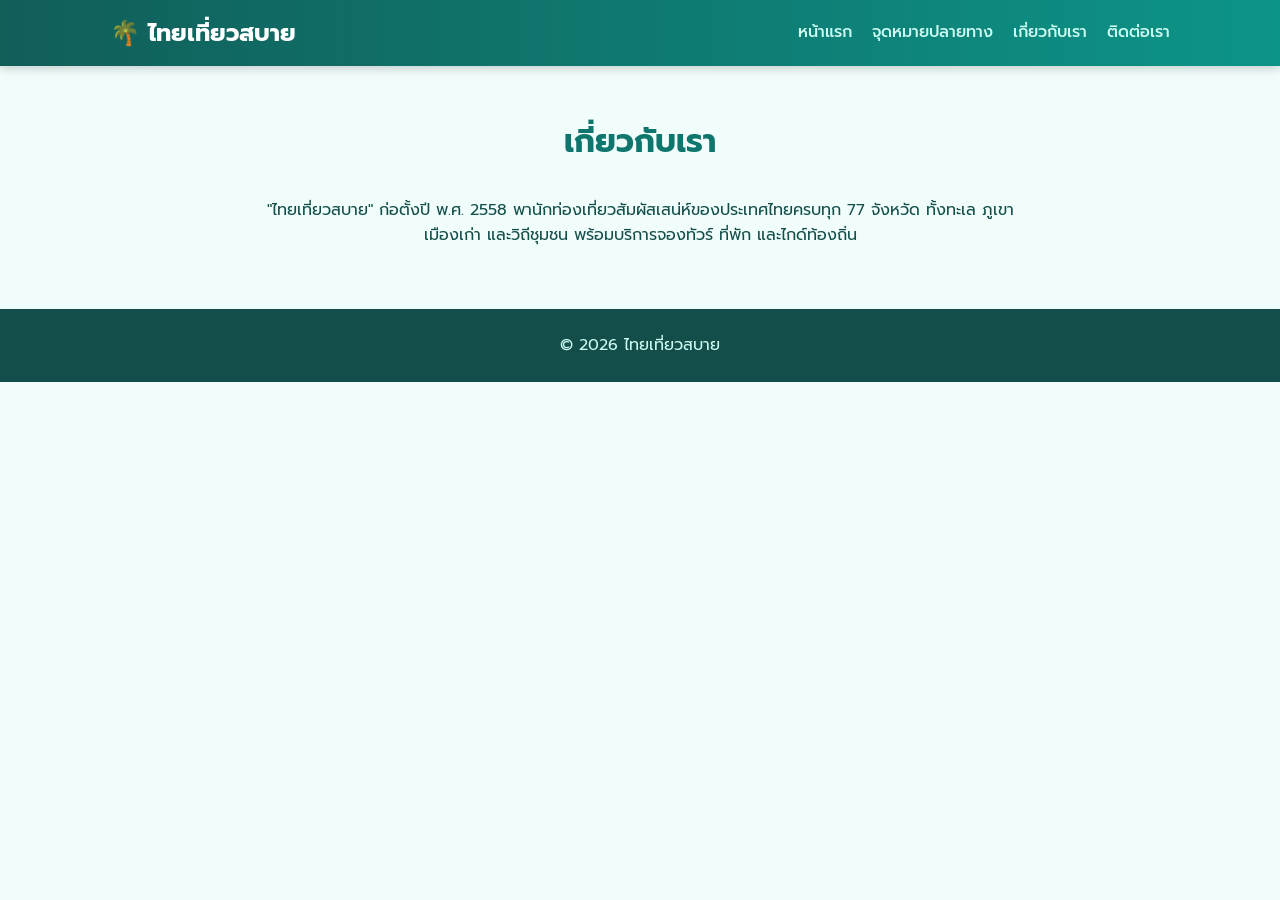
<file: about.html>
﻿<!DOCTYPE html>
<html lang="th">
<head>
<meta charset="UTF-8">
<meta name="viewport" content="width=device-width, initial-scale=1.0">
<title>เกี่ยวกับเรา — ไทยเที่ยวสบาย</title>
<link href="https://fonts.googleapis.com/css2?family=Prompt:wght@400;600;700&display=swap" rel="stylesheet">
<link rel="stylesheet" href="css/style.css">
</head>
<body>
<header>
  <nav class="nav">
    <a class="logo" href="index.html">🌴 ไทยเที่ยวสบาย</a>
    <ul>
      <li><a href="index.html">หน้าแรก</a></li>
      <li><a href="destinations.html">จุดหมายปลายทาง</a></li>
      <li><a href="about.html">เกี่ยวกับเรา</a></li>
      <li><a href="contact.html">ติดต่อเรา</a></li>
    </ul>
  </nav>
</header>
<section>
  <h2>เกี่ยวกับเรา</h2>
  <p style="max-width:760px;margin:auto;text-align:center">"ไทยเที่ยวสบาย" ก่อตั้งปี พ.ศ. 2558 พานักท่องเที่ยวสัมผัสเสน่ห์ของประเทศไทยครบทุก 77 จังหวัด ทั้งทะเล ภูเขา เมืองเก่า และวิถีชุมชน พร้อมบริการจองทัวร์ ที่พัก และไกด์ท้องถิ่น</p>
</section>
<footer><p>© 2026 ไทยเที่ยวสบาย</p></footer>
</body>
</html>
</file>
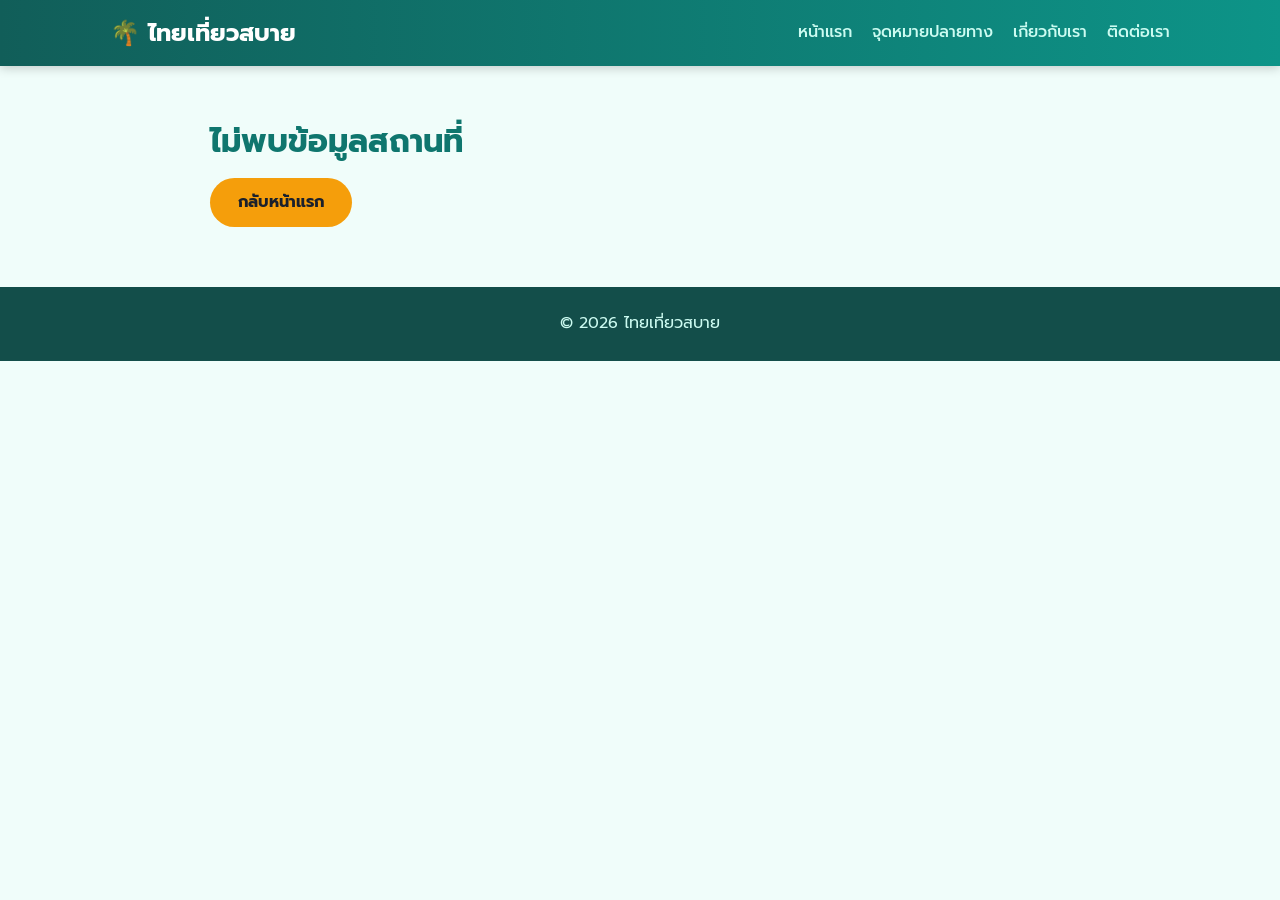
<file: detail.html>
﻿<!DOCTYPE html>
<html lang="th">
<head>
<meta charset="UTF-8">
<meta name="viewport" content="width=device-width, initial-scale=1.0">
<title>รายละเอียดสถานที่ — ไทยเที่ยวสบาย</title>
<link href="https://fonts.googleapis.com/css2?family=Prompt:wght@400;600;700&display=swap" rel="stylesheet">
<link rel="stylesheet" href="css/style.css">
<style>
  .detail { max-width: 900px; margin: 50px auto; padding: 0 20px; }
  .detail img { width: 100%; border-radius: 16px; }
  .detail h1 { color: #0f766e; margin: 24px 0 10px; }
  .detail h3 { color: #0f766e; margin-top: 24px; }
  .detail ul { margin: 12px 0 12px 24px; }
  .info-grid { display: grid; grid-template-columns: repeat(auto-fit, minmax(220px, 1fr)); gap: 16px; margin-top: 20px; }
  .info-box { background: #fff; border-radius: 12px; padding: 16px; box-shadow: 0 2px 10px rgba(0,0,0,.06); }
  .info-box b { color: #f59e0b; font-size: 1.1rem; }
  table.tours { width: 100%; border-collapse: collapse; margin-top: 12px; background: #fff; border-radius: 12px; overflow: hidden; }
  table.tours th, table.tours td { padding: 10px 14px; text-align: left; border-bottom: 1px solid #e2e8f0; }
  table.tours th { background: #0f766e; color: #fff; }
</style>
</head>
<body>
<header>
  <nav class="nav">
    <a class="logo" href="index.html">🌴 ไทยเที่ยวสบาย</a>
    <ul>
      <li><a href="index.html">หน้าแรก</a></li>
      <li><a href="destinations.html">จุดหมายปลายทาง</a></li>
      <li><a href="about.html">เกี่ยวกับเรา</a></li>
      <li><a href="contact.html">ติดต่อเรา</a></li>
    </ul>
  </nav>
</header>
<div class="detail" id="detail"></div>
<footer><p>© 2026 ไทยเที่ยวสบาย</p></footer>
<script>
const DATA = {
  'เชียงใหม่': { name: 'เชียงใหม่', img: 'img/chiangmai.png', price: '฿2,490', desc: 'เต็มไปด้วยสถานที่ท่องเที่ยวสวยงาม ตั้งแต่ธรรมชาติไปจนถึงวัฒนธรรมและวัดวาอาราม', days: 'ทัวร์ทุกวัน เวลา 06:00 - 18:00 น.',
    spots: ['แหล่งท่องเที่ยวทางธรรมชาติ','แหล่งท่องเที่ยวทางวัฒนธรรม','ตลาดท้องถิ่นและของฝาก'],
    tours: [ {name:'แหล่งท่องเที่ยวทางธรรมชาติ', time:'08:00 เธ.', fee:'฿100'}, {name:'แหล่งท่องเที่ยวทางวัฒนธรรม', time:'10:00 เธ.', fee:'฿200'}, {name:'ตลาดท้องถิ่นและของฝาก', time:'13:00 เธ.', fee:'฿300'} ], tip: 'ควรตรวจสอบสภาพอากาศก่อนเดินทาง และเตรียมรองเท้าเดินสบาย' },
  'เชียงราย': { name: 'เชียงราย', img: 'img/prov-real/chiangrai.png', price: '฿2,990', desc: 'เต็มไปด้วยสถานที่ท่องเที่ยวสวยงาม ตั้งแต่ธรรมชาติไปจนถึงวัฒนธรรมและวัดวาอาราม', days: 'ทัวร์ทุกวัน เวลา 06:00 - 18:00 น.',
    spots: ['แหล่งท่องเที่ยวทางธรรมชาติ','แหล่งท่องเที่ยวทางวัฒนธรรม','ตลาดท้องถิ่นและของฝาก'],
    tours: [ {name:'แหล่งท่องเที่ยวทางธรรมชาติ', time:'08:00 เธ.', fee:'฿100'}, {name:'แหล่งท่องเที่ยวทางวัฒนธรรม', time:'10:00 เธ.', fee:'฿200'}, {name:'ตลาดท้องถิ่นและของฝาก', time:'13:00 เธ.', fee:'฿300'} ], tip: 'ควรตรวจสอบสภาพอากาศก่อนเดินทาง และเตรียมรองเท้าเดินสบาย' },
  'ลำปาง': { name: 'ลำปาง', img: 'img/prov-real/lumpang.png', price: '฿3,490', desc: 'เต็มไปด้วยสถานที่ท่องเที่ยวสวยงาม ตั้งแต่ธรรมชาติไปจนถึงวัฒนธรรมและวัดวาอาราม', days: 'ทัวร์ทุกวัน เวลา 06:00 - 18:00 น.',
    spots: ['แหล่งท่องเที่ยวทางธรรมชาติ','แหล่งท่องเที่ยวทางวัฒนธรรม','ตลาดท้องถิ่นและของฝาก'],
    tours: [ {name:'แหล่งท่องเที่ยวทางธรรมชาติ', time:'08:00 เธ.', fee:'฿100'}, {name:'แหล่งท่องเที่ยวทางวัฒนธรรม', time:'10:00 เธ.', fee:'฿200'}, {name:'ตลาดท้องถิ่นและของฝาก', time:'13:00 เธ.', fee:'฿300'} ], tip: 'ควรตรวจสอบสภาพอากาศก่อนเดินทาง และเตรียมรองเท้าเดินสบาย' },
  'ลำพูน': { name: 'ลำพูน', img: 'img/prov-real/lumphoon.png', price: '฿3,990', desc: 'เต็มไปด้วยสถานที่ท่องเที่ยวสวยงาม ตั้งแต่ธรรมชาติไปจนถึงวัฒนธรรมและวัดวาอาราม', days: 'ทัวร์ทุกวัน เวลา 06:00 - 18:00 น.',
    spots: ['แหล่งท่องเที่ยวทางธรรมชาติ','แหล่งท่องเที่ยวทางวัฒนธรรม','ตลาดท้องถิ่นและของฝาก'],
    tours: [ {name:'แหล่งท่องเที่ยวทางธรรมชาติ', time:'08:00 เธ.', fee:'฿100'}, {name:'แหล่งท่องเที่ยวทางวัฒนธรรม', time:'10:00 เธ.', fee:'฿200'}, {name:'ตลาดท้องถิ่นและของฝาก', time:'13:00 เธ.', fee:'฿300'} ], tip: 'ควรตรวจสอบสภาพอากาศก่อนเดินทาง และเตรียมรองเท้าเดินสบาย' },
  'แพร่': { name: 'แพร่', img: 'img/prov-real/phare.png', price: '฿4,290', desc: 'เต็มไปด้วยสถานที่ท่องเที่ยวสวยงาม ตั้งแต่ธรรมชาติไปจนถึงวัฒนธรรมและวัดวาอาราม', days: 'ทัวร์ทุกวัน เวลา 06:00 - 18:00 น.',
    spots: ['แหล่งท่องเที่ยวทางธรรมชาติ','แหล่งท่องเที่ยวทางวัฒนธรรม','ตลาดท้องถิ่นและของฝาก'],
    tours: [ {name:'แหล่งท่องเที่ยวทางธรรมชาติ', time:'08:00 เธ.', fee:'฿100'}, {name:'แหล่งท่องเที่ยวทางวัฒนธรรม', time:'10:00 เธ.', fee:'฿200'}, {name:'ตลาดท้องถิ่นและของฝาก', time:'13:00 เธ.', fee:'฿300'} ], tip: 'ควรตรวจสอบสภาพอากาศก่อนเดินทาง และเตรียมรองเท้าเดินสบาย' },
  'น่าน': { name: 'น่าน', img: 'img/prov-real/nan.png', price: '฿4,990', desc: 'เต็มไปด้วยสถานที่ท่องเที่ยวสวยงาม ตั้งแต่ธรรมชาติไปจนถึงวัฒนธรรมและวัดวาอาราม', days: 'ทัวร์ทุกวัน เวลา 06:00 - 18:00 น.',
    spots: ['แหล่งท่องเที่ยวทางธรรมชาติ','แหล่งท่องเที่ยวทางวัฒนธรรม','ตลาดท้องถิ่นและของฝาก'],
    tours: [ {name:'แหล่งท่องเที่ยวทางธรรมชาติ', time:'08:00 เธ.', fee:'฿100'}, {name:'แหล่งท่องเที่ยวทางวัฒนธรรม', time:'10:00 เธ.', fee:'฿200'}, {name:'ตลาดท้องถิ่นและของฝาก', time:'13:00 เธ.', fee:'฿300'} ], tip: 'ควรตรวจสอบสภาพอากาศก่อนเดินทาง และเตรียมรองเท้าเดินสบาย' },
  'พะเยา': { name: 'พะเยา', img: 'img/prov-real/payao.png', price: '฿5,490', desc: 'เต็มไปด้วยสถานที่ท่องเที่ยวสวยงาม ตั้งแต่ธรรมชาติไปจนถึงวัฒนธรรมและวัดวาอาราม', days: 'ทัวร์ทุกวัน เวลา 06:00 - 18:00 น.',
    spots: ['แหล่งท่องเที่ยวทางธรรมชาติ','แหล่งท่องเที่ยวทางวัฒนธรรม','ตลาดท้องถิ่นและของฝาก'],
    tours: [ {name:'แหล่งท่องเที่ยวทางธรรมชาติ', time:'08:00 เธ.', fee:'฿100'}, {name:'แหล่งท่องเที่ยวทางวัฒนธรรม', time:'10:00 เธ.', fee:'฿200'}, {name:'ตลาดท้องถิ่นและของฝาก', time:'13:00 เธ.', fee:'฿300'} ], tip: 'ควรตรวจสอบสภาพอากาศก่อนเดินทาง และเตรียมรองเท้าเดินสบาย' },
  'แม่ฮ่องสอน': { name: 'แม่ฮ่องสอน', img: 'img/prov-real/maehongson.png', price: '฿2,490', desc: 'เต็มไปด้วยสถานที่ท่องเที่ยวสวยงาม ตั้งแต่ธรรมชาติไปจนถึงวัฒนธรรมและวัดวาอาราม', days: 'ทัวร์ทุกวัน เวลา 06:00 - 18:00 น.',
    spots: ['แหล่งท่องเที่ยวทางธรรมชาติ','แหล่งท่องเที่ยวทางวัฒนธรรม','ตลาดท้องถิ่นและของฝาก'],
    tours: [ {name:'แหล่งท่องเที่ยวทางธรรมชาติ', time:'08:00 เธ.', fee:'฿100'}, {name:'แหล่งท่องเที่ยวทางวัฒนธรรม', time:'10:00 เธ.', fee:'฿200'}, {name:'ตลาดท้องถิ่นและของฝาก', time:'13:00 เธ.', fee:'฿300'} ], tip: 'ควรตรวจสอบสภาพอากาศก่อนเดินทาง และเตรียมรองเท้าเดินสบาย' },
  'อุตรดิตถ์': { name: 'อุตรดิตถ์', img: 'img/prov-real/uttaradit.png', price: '฿2,990', desc: 'เต็มไปด้วยสถานที่ท่องเที่ยวสวยงาม ตั้งแต่ธรรมชาติไปจนถึงวัฒนธรรมและวัดวาอาราม', days: 'ทัวร์ทุกวัน เวลา 06:00 - 18:00 น.',
    spots: ['แหล่งท่องเที่ยวทางธรรมชาติ','แหล่งท่องเที่ยวทางวัฒนธรรม','ตลาดท้องถิ่นและของฝาก'],
    tours: [ {name:'แหล่งท่องเที่ยวทางธรรมชาติ', time:'08:00 เธ.', fee:'฿100'}, {name:'แหล่งท่องเที่ยวทางวัฒนธรรม', time:'10:00 เธ.', fee:'฿200'}, {name:'ตลาดท้องถิ่นและของฝาก', time:'13:00 เธ.', fee:'฿300'} ], tip: 'ควรตรวจสอบสภาพอากาศก่อนเดินทาง และเตรียมรองเท้าเดินสบาย' },
  'กำแพงเพชร': { name: 'กำแพงเพชร', img: 'img/prov-real/kamphangphet.png', price: '฿3,490', desc: 'เต็มไปด้วยสถานที่ท่องเที่ยวสวยงาม ตั้งแต่ธรรมชาติไปจนถึงวัฒนธรรมและวัดวาอาราม', days: 'ทัวร์ทุกวัน เวลา 06:00 - 18:00 น.',
    spots: ['แหล่งท่องเที่ยวทางธรรมชาติ','แหล่งท่องเที่ยวทางวัฒนธรรม','ตลาดท้องถิ่นและของฝาก'],
    tours: [ {name:'แหล่งท่องเที่ยวทางธรรมชาติ', time:'08:00 เธ.', fee:'฿100'}, {name:'แหล่งท่องเที่ยวทางวัฒนธรรม', time:'10:00 เธ.', fee:'฿200'}, {name:'ตลาดท้องถิ่นและของฝาก', time:'13:00 เธ.', fee:'฿300'} ], tip: 'ควรตรวจสอบสภาพอากาศก่อนเดินทาง และเตรียมรองเท้าเดินสบาย' },
  'ตาก': { name: 'ตาก', img: 'img/prov-real/tak.png', price: '฿3,990', desc: 'เต็มไปด้วยสถานที่ท่องเที่ยวสวยงาม ตั้งแต่ธรรมชาติไปจนถึงวัฒนธรรมและวัดวาอาราม', days: 'ทัวร์ทุกวัน เวลา 06:00 - 18:00 น.',
    spots: ['แหล่งท่องเที่ยวทางธรรมชาติ','แหล่งท่องเที่ยวทางวัฒนธรรม','ตลาดท้องถิ่นและของฝาก'],
    tours: [ {name:'แหล่งท่องเที่ยวทางธรรมชาติ', time:'08:00 เธ.', fee:'฿100'}, {name:'แหล่งท่องเที่ยวทางวัฒนธรรม', time:'10:00 เธ.', fee:'฿200'}, {name:'ตลาดท้องถิ่นและของฝาก', time:'13:00 เธ.', fee:'฿300'} ], tip: 'ควรตรวจสอบสภาพอากาศก่อนเดินทาง และเตรียมรองเท้าเดินสบาย' },
  'กรุงเทพมหานคร': { name: 'กรุงเทพมหานคร', img: 'img/prov-real/bangkok.png', price: '฿4,290', desc: 'เต็มไปด้วยสถานที่ท่องเที่ยวสวยงาม ตั้งแต่ธรรมชาติไปจนถึงวัฒนธรรมและวัดวาอาราม', days: 'ทัวร์ทุกวัน เวลา 06:00 - 18:00 น.',
    spots: ['แหล่งท่องเที่ยวทางธรรมชาติ','แหล่งท่องเที่ยวทางวัฒนธรรม','ตลาดท้องถิ่นและของฝาก'],
    tours: [ {name:'แหล่งท่องเที่ยวทางธรรมชาติ', time:'08:00 เธ.', fee:'฿100'}, {name:'แหล่งท่องเที่ยวทางวัฒนธรรม', time:'10:00 เธ.', fee:'฿200'}, {name:'ตลาดท้องถิ่นและของฝาก', time:'13:00 เธ.', fee:'฿300'} ], tip: 'ควรตรวจสอบสภาพอากาศก่อนเดินทาง และเตรียมรองเท้าเดินสบาย' },
  'ชัยนาท': { name: 'ชัยนาท', img: 'img/prov-real/chainat.png', price: '฿4,990', desc: 'เต็มไปด้วยสถานที่ท่องเที่ยวสวยงาม ตั้งแต่ธรรมชาติไปจนถึงวัฒนธรรมและวัดวาอาราม', days: 'ทัวร์ทุกวัน เวลา 06:00 - 18:00 น.',
    spots: ['แหล่งท่องเที่ยวทางธรรมชาติ','แหล่งท่องเที่ยวทางวัฒนธรรม','ตลาดท้องถิ่นและของฝาก'],
    tours: [ {name:'แหล่งท่องเที่ยวทางธรรมชาติ', time:'08:00 เธ.', fee:'฿100'}, {name:'แหล่งท่องเที่ยวทางวัฒนธรรม', time:'10:00 เธ.', fee:'฿200'}, {name:'ตลาดท้องถิ่นและของฝาก', time:'13:00 เธ.', fee:'฿300'} ], tip: 'ควรตรวจสอบสภาพอากาศก่อนเดินทาง และเตรียมรองเท้าเดินสบาย' },
  'นครนายก': { name: 'นครนายก', img: 'img/prov-real/nakonnayok.png', price: '฿5,490', desc: 'เต็มไปด้วยสถานที่ท่องเที่ยวสวยงาม ตั้งแต่ธรรมชาติไปจนถึงวัฒนธรรมและวัดวาอาราม', days: 'ทัวร์ทุกวัน เวลา 06:00 - 18:00 น.',
    spots: ['แหล่งท่องเที่ยวทางธรรมชาติ','แหล่งท่องเที่ยวทางวัฒนธรรม','ตลาดท้องถิ่นและของฝาก'],
    tours: [ {name:'แหล่งท่องเที่ยวทางธรรมชาติ', time:'08:00 เธ.', fee:'฿100'}, {name:'แหล่งท่องเที่ยวทางวัฒนธรรม', time:'10:00 เธ.', fee:'฿200'}, {name:'ตลาดท้องถิ่นและของฝาก', time:'13:00 เธ.', fee:'฿300'} ], tip: 'ควรตรวจสอบสภาพอากาศก่อนเดินทาง และเตรียมรองเท้าเดินสบาย' },
  'นครปฐม': { name: 'นครปฐม', img: 'img/prov-real/nakonprathom.png', price: '฿2,490', desc: 'เต็มไปด้วยสถานที่ท่องเที่ยวสวยงาม ตั้งแต่ธรรมชาติไปจนถึงวัฒนธรรมและวัดวาอาราม', days: 'ทัวร์ทุกวัน เวลา 06:00 - 18:00 น.',
    spots: ['แหล่งท่องเที่ยวทางธรรมชาติ','แหล่งท่องเที่ยวทางวัฒนธรรม','ตลาดท้องถิ่นและของฝาก'],
    tours: [ {name:'แหล่งท่องเที่ยวทางธรรมชาติ', time:'08:00 เธ.', fee:'฿100'}, {name:'แหล่งท่องเที่ยวทางวัฒนธรรม', time:'10:00 เธ.', fee:'฿200'}, {name:'ตลาดท้องถิ่นและของฝาก', time:'13:00 เธ.', fee:'฿300'} ], tip: 'ควรตรวจสอบสภาพอากาศก่อนเดินทาง และเตรียมรองเท้าเดินสบาย' },
  'นครสวรรค์': { name: 'นครสวรรค์', img: 'img/prov-real/nakonsawan.png', price: '฿2,990', desc: 'เต็มไปด้วยสถานที่ท่องเที่ยวสวยงาม ตั้งแต่ธรรมชาติไปจนถึงวัฒนธรรมและวัดวาอาราม', days: 'ทัวร์ทุกวัน เวลา 06:00 - 18:00 น.',
    spots: ['แหล่งท่องเที่ยวทางธรรมชาติ','แหล่งท่องเที่ยวทางวัฒนธรรม','ตลาดท้องถิ่นและของฝาก'],
    tours: [ {name:'แหล่งท่องเที่ยวทางธรรมชาติ', time:'08:00 เธ.', fee:'฿100'}, {name:'แหล่งท่องเที่ยวทางวัฒนธรรม', time:'10:00 เธ.', fee:'฿200'}, {name:'ตลาดท้องถิ่นและของฝาก', time:'13:00 เธ.', fee:'฿300'} ], tip: 'ควรตรวจสอบสภาพอากาศก่อนเดินทาง และเตรียมรองเท้าเดินสบาย' },
  'นนทบุรี': { name: 'นนทบุรี', img: 'img/prov-real/nonthaburi.png', price: '฿3,490', desc: 'เต็มไปด้วยสถานที่ท่องเที่ยวสวยงาม ตั้งแต่ธรรมชาติไปจนถึงวัฒนธรรมและวัดวาอาราม', days: 'ทัวร์ทุกวัน เวลา 06:00 - 18:00 น.',
    spots: ['แหล่งท่องเที่ยวทางธรรมชาติ','แหล่งท่องเที่ยวทางวัฒนธรรม','ตลาดท้องถิ่นและของฝาก'],
    tours: [ {name:'แหล่งท่องเที่ยวทางธรรมชาติ', time:'08:00 เธ.', fee:'฿100'}, {name:'แหล่งท่องเที่ยวทางวัฒนธรรม', time:'10:00 เธ.', fee:'฿200'}, {name:'ตลาดท้องถิ่นและของฝาก', time:'13:00 เธ.', fee:'฿300'} ], tip: 'ควรตรวจสอบสภาพอากาศก่อนเดินทาง และเตรียมรองเท้าเดินสบาย' },
  'ปทุมธานี': { name: 'ปทุมธานี', img: 'img/prov-real/pathumthani.png', price: '฿3,990', desc: 'เต็มไปด้วยสถานที่ท่องเที่ยวสวยงาม ตั้งแต่ธรรมชาติไปจนถึงวัฒนธรรมและวัดวาอาราม', days: 'ทัวร์ทุกวัน เวลา 06:00 - 18:00 น.',
    spots: ['แหล่งท่องเที่ยวทางธรรมชาติ','แหล่งท่องเที่ยวทางวัฒนธรรม','ตลาดท้องถิ่นและของฝาก'],
    tours: [ {name:'แหล่งท่องเที่ยวทางธรรมชาติ', time:'08:00 เธ.', fee:'฿100'}, {name:'แหล่งท่องเที่ยวทางวัฒนธรรม', time:'10:00 เธ.', fee:'฿200'}, {name:'ตลาดท้องถิ่นและของฝาก', time:'13:00 เธ.', fee:'฿300'} ], tip: 'ควรตรวจสอบสภาพอากาศก่อนเดินทาง และเตรียมรองเท้าเดินสบาย' },
  'พระนครศรีอยุธยา': { name: 'พระนครศรีอยุธยา', img: 'img/prov-real/ayutthaya.png', price: '฿4,290', desc: 'เต็มไปด้วยสถานที่ท่องเที่ยวสวยงาม ตั้งแต่ธรรมชาติไปจนถึงวัฒนธรรมและวัดวาอาราม', days: 'ทัวร์ทุกวัน เวลา 06:00 - 18:00 น.',
    spots: ['แหล่งท่องเที่ยวทางธรรมชาติ','แหล่งท่องเที่ยวทางวัฒนธรรม','ตลาดท้องถิ่นและของฝาก'],
    tours: [ {name:'แหล่งท่องเที่ยวทางธรรมชาติ', time:'08:00 เธ.', fee:'฿100'}, {name:'แหล่งท่องเที่ยวทางวัฒนธรรม', time:'10:00 เธ.', fee:'฿200'}, {name:'ตลาดท้องถิ่นและของฝาก', time:'13:00 เธ.', fee:'฿300'} ], tip: 'ควรตรวจสอบสภาพอากาศก่อนเดินทาง และเตรียมรองเท้าเดินสบาย' },
  'พิจิตร': { name: 'พิจิตร', img: 'img/prov-real/phichit.png', price: '฿4,990', desc: 'เต็มไปด้วยสถานที่ท่องเที่ยวสวยงาม ตั้งแต่ธรรมชาติไปจนถึงวัฒนธรรมและวัดวาอาราม', days: 'ทัวร์ทุกวัน เวลา 06:00 - 18:00 น.',
    spots: ['แหล่งท่องเที่ยวทางธรรมชาติ','แหล่งท่องเที่ยวทางวัฒนธรรม','ตลาดท้องถิ่นและของฝาก'],
    tours: [ {name:'แหล่งท่องเที่ยวทางธรรมชาติ', time:'08:00 เธ.', fee:'฿100'}, {name:'แหล่งท่องเที่ยวทางวัฒนธรรม', time:'10:00 เธ.', fee:'฿200'}, {name:'ตลาดท้องถิ่นและของฝาก', time:'13:00 เธ.', fee:'฿300'} ], tip: 'ควรตรวจสอบสภาพอากาศก่อนเดินทาง และเตรียมรองเท้าเดินสบาย' },
  'พิษณุโลก': { name: 'พิษณุโลก', img: 'img/prov-real/phitsanuloke.png', price: '฿5,490', desc: 'เต็มไปด้วยสถานที่ท่องเที่ยวสวยงาม ตั้งแต่ธรรมชาติไปจนถึงวัฒนธรรมและวัดวาอาราม', days: 'ทัวร์ทุกวัน เวลา 06:00 - 18:00 น.',
    spots: ['แหล่งท่องเที่ยวทางธรรมชาติ','แหล่งท่องเที่ยวทางวัฒนธรรม','ตลาดท้องถิ่นและของฝาก'],
    tours: [ {name:'แหล่งท่องเที่ยวทางธรรมชาติ', time:'08:00 เธ.', fee:'฿100'}, {name:'แหล่งท่องเที่ยวทางวัฒนธรรม', time:'10:00 เธ.', fee:'฿200'}, {name:'ตลาดท้องถิ่นและของฝาก', time:'13:00 เธ.', fee:'฿300'} ], tip: 'ควรตรวจสอบสภาพอากาศก่อนเดินทาง และเตรียมรองเท้าเดินสบาย' },
  'เพชรบูรณ์': { name: 'เพชรบูรณ์', img: 'img/prov-real/phetchabun.png', price: '฿2,490', desc: 'เต็มไปด้วยสถานที่ท่องเที่ยวสวยงาม ตั้งแต่ธรรมชาติไปจนถึงวัฒนธรรมและวัดวาอาราม', days: 'ทัวร์ทุกวัน เวลา 06:00 - 18:00 น.',
    spots: ['แหล่งท่องเที่ยวทางธรรมชาติ','แหล่งท่องเที่ยวทางวัฒนธรรม','ตลาดท้องถิ่นและของฝาก'],
    tours: [ {name:'แหล่งท่องเที่ยวทางธรรมชาติ', time:'08:00 เธ.', fee:'฿100'}, {name:'แหล่งท่องเที่ยวทางวัฒนธรรม', time:'10:00 เธ.', fee:'฿200'}, {name:'ตลาดท้องถิ่นและของฝาก', time:'13:00 เธ.', fee:'฿300'} ], tip: 'ควรตรวจสอบสภาพอากาศก่อนเดินทาง และเตรียมรองเท้าเดินสบาย' },
  'ลพบุรี': { name: 'ลพบุรี', img: 'img/prov-real/lopburi.png', price: '฿2,990', desc: 'เต็มไปด้วยสถานที่ท่องเที่ยวสวยงาม ตั้งแต่ธรรมชาติไปจนถึงวัฒนธรรมและวัดวาอาราม', days: 'ทัวร์ทุกวัน เวลา 06:00 - 18:00 น.',
    spots: ['แหล่งท่องเที่ยวทางธรรมชาติ','แหล่งท่องเที่ยวทางวัฒนธรรม','ตลาดท้องถิ่นและของฝาก'],
    tours: [ {name:'แหล่งท่องเที่ยวทางธรรมชาติ', time:'08:00 เธ.', fee:'฿100'}, {name:'แหล่งท่องเที่ยวทางวัฒนธรรม', time:'10:00 เธ.', fee:'฿200'}, {name:'ตลาดท้องถิ่นและของฝาก', time:'13:00 เธ.', fee:'฿300'} ], tip: 'ควรตรวจสอบสภาพอากาศก่อนเดินทาง และเตรียมรองเท้าเดินสบาย' },
  'สมุทรปราการ': { name: 'สมุทรปราการ', img: 'img/prov-real/samutprakarn.png', price: '฿3,490', desc: 'เต็มไปด้วยสถานที่ท่องเที่ยวสวยงาม ตั้งแต่ธรรมชาติไปจนถึงวัฒนธรรมและวัดวาอาราม', days: 'ทัวร์ทุกวัน เวลา 06:00 - 18:00 น.',
    spots: ['แหล่งท่องเที่ยวทางธรรมชาติ','แหล่งท่องเที่ยวทางวัฒนธรรม','ตลาดท้องถิ่นและของฝาก'],
    tours: [ {name:'แหล่งท่องเที่ยวทางธรรมชาติ', time:'08:00 เธ.', fee:'฿100'}, {name:'แหล่งท่องเที่ยวทางวัฒนธรรม', time:'10:00 เธ.', fee:'฿200'}, {name:'ตลาดท้องถิ่นและของฝาก', time:'13:00 เธ.', fee:'฿300'} ], tip: 'ควรตรวจสอบสภาพอากาศก่อนเดินทาง และเตรียมรองเท้าเดินสบาย' },
  'สมุทรสงคราม': { name: 'สมุทรสงคราม', img: 'img/prov-real/samutsongkram.png', price: '฿3,990', desc: 'เต็มไปด้วยสถานที่ท่องเที่ยวสวยงาม ตั้งแต่ธรรมชาติไปจนถึงวัฒนธรรมและวัดวาอาราม', days: 'ทัวร์ทุกวัน เวลา 06:00 - 18:00 น.',
    spots: ['แหล่งท่องเที่ยวทางธรรมชาติ','แหล่งท่องเที่ยวทางวัฒนธรรม','ตลาดท้องถิ่นและของฝาก'],
    tours: [ {name:'แหล่งท่องเที่ยวทางธรรมชาติ', time:'08:00 เธ.', fee:'฿100'}, {name:'แหล่งท่องเที่ยวทางวัฒนธรรม', time:'10:00 เธ.', fee:'฿200'}, {name:'ตลาดท้องถิ่นและของฝาก', time:'13:00 เธ.', fee:'฿300'} ], tip: 'ควรตรวจสอบสภาพอากาศก่อนเดินทาง และเตรียมรองเท้าเดินสบาย' },
  'สมุทรสาคร': { name: 'สมุทรสาคร', img: 'img/prov-real/samutsakorn.png', price: '฿4,290', desc: 'เต็มไปด้วยสถานที่ท่องเที่ยวสวยงาม ตั้งแต่ธรรมชาติไปจนถึงวัฒนธรรมและวัดวาอาราม', days: 'ทัวร์ทุกวัน เวลา 06:00 - 18:00 น.',
    spots: ['แหล่งท่องเที่ยวทางธรรมชาติ','แหล่งท่องเที่ยวทางวัฒนธรรม','ตลาดท้องถิ่นและของฝาก'],
    tours: [ {name:'แหล่งท่องเที่ยวทางธรรมชาติ', time:'08:00 เธ.', fee:'฿100'}, {name:'แหล่งท่องเที่ยวทางวัฒนธรรม', time:'10:00 เธ.', fee:'฿200'}, {name:'ตลาดท้องถิ่นและของฝาก', time:'13:00 เธ.', fee:'฿300'} ], tip: 'ควรตรวจสอบสภาพอากาศก่อนเดินทาง และเตรียมรองเท้าเดินสบาย' },
  'สิงห์บุรี': { name: 'สิงห์บุรี', img: 'img/prov-real/singburi.png', price: '฿4,990', desc: 'เต็มไปด้วยสถานที่ท่องเที่ยวสวยงาม ตั้งแต่ธรรมชาติไปจนถึงวัฒนธรรมและวัดวาอาราม', days: 'ทัวร์ทุกวัน เวลา 06:00 - 18:00 น.',
    spots: ['แหล่งท่องเที่ยวทางธรรมชาติ','แหล่งท่องเที่ยวทางวัฒนธรรม','ตลาดท้องถิ่นและของฝาก'],
    tours: [ {name:'แหล่งท่องเที่ยวทางธรรมชาติ', time:'08:00 เธ.', fee:'฿100'}, {name:'แหล่งท่องเที่ยวทางวัฒนธรรม', time:'10:00 เธ.', fee:'฿200'}, {name:'ตลาดท้องถิ่นและของฝาก', time:'13:00 เธ.', fee:'฿300'} ], tip: 'ควรตรวจสอบสภาพอากาศก่อนเดินทาง และเตรียมรองเท้าเดินสบาย' },
  'สุโขทัย': { name: 'สุโขทัย', img: 'img/prov-real/sukhothai.png', price: '฿5,490', desc: 'เต็มไปด้วยสถานที่ท่องเที่ยวสวยงาม ตั้งแต่ธรรมชาติไปจนถึงวัฒนธรรมและวัดวาอาราม', days: 'ทัวร์ทุกวัน เวลา 06:00 - 18:00 น.',
    spots: ['แหล่งท่องเที่ยวทางธรรมชาติ','แหล่งท่องเที่ยวทางวัฒนธรรม','ตลาดท้องถิ่นและของฝาก'],
    tours: [ {name:'แหล่งท่องเที่ยวทางธรรมชาติ', time:'08:00 เธ.', fee:'฿100'}, {name:'แหล่งท่องเที่ยวทางวัฒนธรรม', time:'10:00 เธ.', fee:'฿200'}, {name:'ตลาดท้องถิ่นและของฝาก', time:'13:00 เธ.', fee:'฿300'} ], tip: 'ควรตรวจสอบสภาพอากาศก่อนเดินทาง และเตรียมรองเท้าเดินสบาย' },
  'สุพรรณบุรี': { name: 'สุพรรณบุรี', img: 'img/prov-real/suphanburi.png', price: '฿2,490', desc: 'เต็มไปด้วยสถานที่ท่องเที่ยวสวยงาม ตั้งแต่ธรรมชาติไปจนถึงวัฒนธรรมและวัดวาอาราม', days: 'ทัวร์ทุกวัน เวลา 06:00 - 18:00 น.',
    spots: ['แหล่งท่องเที่ยวทางธรรมชาติ','แหล่งท่องเที่ยวทางวัฒนธรรม','ตลาดท้องถิ่นและของฝาก'],
    tours: [ {name:'แหล่งท่องเที่ยวทางธรรมชาติ', time:'08:00 เธ.', fee:'฿100'}, {name:'แหล่งท่องเที่ยวทางวัฒนธรรม', time:'10:00 เธ.', fee:'฿200'}, {name:'ตลาดท้องถิ่นและของฝาก', time:'13:00 เธ.', fee:'฿300'} ], tip: 'ควรตรวจสอบสภาพอากาศก่อนเดินทาง และเตรียมรองเท้าเดินสบาย' },
  'สระบุรี': { name: 'สระบุรี', img: 'img/prov-real/saraburi.png', price: '฿2,990', desc: 'เต็มไปด้วยสถานที่ท่องเที่ยวสวยงาม ตั้งแต่ธรรมชาติไปจนถึงวัฒนธรรมและวัดวาอาราม', days: 'ทัวร์ทุกวัน เวลา 06:00 - 18:00 น.',
    spots: ['แหล่งท่องเที่ยวทางธรรมชาติ','แหล่งท่องเที่ยวทางวัฒนธรรม','ตลาดท้องถิ่นและของฝาก'],
    tours: [ {name:'แหล่งท่องเที่ยวทางธรรมชาติ', time:'08:00 เธ.', fee:'฿100'}, {name:'แหล่งท่องเที่ยวทางวัฒนธรรม', time:'10:00 เธ.', fee:'฿200'}, {name:'ตลาดท้องถิ่นและของฝาก', time:'13:00 เธ.', fee:'฿300'} ], tip: 'ควรตรวจสอบสภาพอากาศก่อนเดินทาง และเตรียมรองเท้าเดินสบาย' },
  'อ่างทอง': { name: 'อ่างทอง', img: 'img/prov-real/angthong.png', price: '฿3,490', desc: 'เต็มไปด้วยสถานที่ท่องเที่ยวสวยงาม ตั้งแต่ธรรมชาติไปจนถึงวัฒนธรรมและวัดวาอาราม', days: 'ทัวร์ทุกวัน เวลา 06:00 - 18:00 น.',
    spots: ['แหล่งท่องเที่ยวทางธรรมชาติ','แหล่งท่องเที่ยวทางวัฒนธรรม','ตลาดท้องถิ่นและของฝาก'],
    tours: [ {name:'แหล่งท่องเที่ยวทางธรรมชาติ', time:'08:00 เธ.', fee:'฿100'}, {name:'แหล่งท่องเที่ยวทางวัฒนธรรม', time:'10:00 เธ.', fee:'฿200'}, {name:'ตลาดท้องถิ่นและของฝาก', time:'13:00 เธ.', fee:'฿300'} ], tip: 'ควรตรวจสอบสภาพอากาศก่อนเดินทาง และเตรียมรองเท้าเดินสบาย' },
  'อุทัยธานี': { name: 'อุทัยธานี', img: 'img/prov-real/uthaithani.png', price: '฿3,990', desc: 'เต็มไปด้วยสถานที่ท่องเที่ยวสวยงาม ตั้งแต่ธรรมชาติไปจนถึงวัฒนธรรมและวัดวาอาราม', days: 'ทัวร์ทุกวัน เวลา 06:00 - 18:00 น.',
    spots: ['แหล่งท่องเที่ยวทางธรรมชาติ','แหล่งท่องเที่ยวทางวัฒนธรรม','ตลาดท้องถิ่นและของฝาก'],
    tours: [ {name:'แหล่งท่องเที่ยวทางธรรมชาติ', time:'08:00 เธ.', fee:'฿100'}, {name:'แหล่งท่องเที่ยวทางวัฒนธรรม', time:'10:00 เธ.', fee:'฿200'}, {name:'ตลาดท้องถิ่นและของฝาก', time:'13:00 เธ.', fee:'฿300'} ], tip: 'ควรตรวจสอบสภาพอากาศก่อนเดินทาง และเตรียมรองเท้าเดินสบาย' },
  'กาญจนบุรี': { name: 'กาญจนบุรี', img: 'img/prov-real/kanchanaburi.png', price: '฿4,290', desc: 'เต็มไปด้วยสถานที่ท่องเที่ยวสวยงาม ตั้งแต่ธรรมชาติไปจนถึงวัฒนธรรมและวัดวาอาราม', days: 'ทัวร์ทุกวัน เวลา 06:00 - 18:00 น.',
    spots: ['แหล่งท่องเที่ยวทางธรรมชาติ','แหล่งท่องเที่ยวทางวัฒนธรรม','ตลาดท้องถิ่นและของฝาก'],
    tours: [ {name:'แหล่งท่องเที่ยวทางธรรมชาติ', time:'08:00 เธ.', fee:'฿100'}, {name:'แหล่งท่องเที่ยวทางวัฒนธรรม', time:'10:00 เธ.', fee:'฿200'}, {name:'ตลาดท้องถิ่นและของฝาก', time:'13:00 เธ.', fee:'฿300'} ], tip: 'ควรตรวจสอบสภาพอากาศก่อนเดินทาง และเตรียมรองเท้าเดินสบาย' },
  'เพชรบุรี': { name: 'เพชรบุรี', img: 'img/prov-real/phetchaburi.png', price: '฿4,990', desc: 'เต็มไปด้วยสถานที่ท่องเที่ยวสวยงาม ตั้งแต่ธรรมชาติไปจนถึงวัฒนธรรมและวัดวาอาราม', days: 'ทัวร์ทุกวัน เวลา 06:00 - 18:00 น.',
    spots: ['แหล่งท่องเที่ยวทางธรรมชาติ','แหล่งท่องเที่ยวทางวัฒนธรรม','ตลาดท้องถิ่นและของฝาก'],
    tours: [ {name:'แหล่งท่องเที่ยวทางธรรมชาติ', time:'08:00 เธ.', fee:'฿100'}, {name:'แหล่งท่องเที่ยวทางวัฒนธรรม', time:'10:00 เธ.', fee:'฿200'}, {name:'ตลาดท้องถิ่นและของฝาก', time:'13:00 เธ.', fee:'฿300'} ], tip: 'ควรตรวจสอบสภาพอากาศก่อนเดินทาง และเตรียมรองเท้าเดินสบาย' },
  'ประจวบคีรีขันธ์': { name: 'ประจวบคีรีขันธ์', img: 'img/prov-real/prachubkirikhan.png', price: '฿5,490', desc: 'เต็มไปด้วยสถานที่ท่องเที่ยวสวยงาม ตั้งแต่ธรรมชาติไปจนถึงวัฒนธรรมและวัดวาอาราม', days: 'ทัวร์ทุกวัน เวลา 06:00 - 18:00 น.',
    spots: ['แหล่งท่องเที่ยวทางธรรมชาติ','แหล่งท่องเที่ยวทางวัฒนธรรม','ตลาดท้องถิ่นและของฝาก'],
    tours: [ {name:'แหล่งท่องเที่ยวทางธรรมชาติ', time:'08:00 เธ.', fee:'฿100'}, {name:'แหล่งท่องเที่ยวทางวัฒนธรรม', time:'10:00 เธ.', fee:'฿200'}, {name:'ตลาดท้องถิ่นและของฝาก', time:'13:00 เธ.', fee:'฿300'} ], tip: 'ควรตรวจสอบสภาพอากาศก่อนเดินทาง และเตรียมรองเท้าเดินสบาย' },
  'ราชบุรี': { name: 'ราชบุรี', img: 'img/prov-real/rachaburi.png', price: '฿2,490', desc: 'เต็มไปด้วยสถานที่ท่องเที่ยวสวยงาม ตั้งแต่ธรรมชาติไปจนถึงวัฒนธรรมและวัดวาอาราม', days: 'ทัวร์ทุกวัน เวลา 06:00 - 18:00 น.',
    spots: ['แหล่งท่องเที่ยวทางธรรมชาติ','แหล่งท่องเที่ยวทางวัฒนธรรม','ตลาดท้องถิ่นและของฝาก'],
    tours: [ {name:'แหล่งท่องเที่ยวทางธรรมชาติ', time:'08:00 เธ.', fee:'฿100'}, {name:'แหล่งท่องเที่ยวทางวัฒนธรรม', time:'10:00 เธ.', fee:'฿200'}, {name:'ตลาดท้องถิ่นและของฝาก', time:'13:00 เธ.', fee:'฿300'} ], tip: 'ควรตรวจสอบสภาพอากาศก่อนเดินทาง และเตรียมรองเท้าเดินสบาย' },
  'กาฬสินธุ์': { name: 'กาฬสินธุ์', img: 'img/prov-real/kalasin.png', price: '฿2,990', desc: 'เต็มไปด้วยสถานที่ท่องเที่ยวสวยงาม ตั้งแต่ธรรมชาติไปจนถึงวัฒนธรรมและวัดวาอาราม', days: 'ทัวร์ทุกวัน เวลา 06:00 - 18:00 น.',
    spots: ['แหล่งท่องเที่ยวทางธรรมชาติ','แหล่งท่องเที่ยวทางวัฒนธรรม','ตลาดท้องถิ่นและของฝาก'],
    tours: [ {name:'แหล่งท่องเที่ยวทางธรรมชาติ', time:'08:00 เธ.', fee:'฿100'}, {name:'แหล่งท่องเที่ยวทางวัฒนธรรม', time:'10:00 เธ.', fee:'฿200'}, {name:'ตลาดท้องถิ่นและของฝาก', time:'13:00 เธ.', fee:'฿300'} ], tip: 'ควรตรวจสอบสภาพอากาศก่อนเดินทาง และเตรียมรองเท้าเดินสบาย' },
  'ขอนแก่น': { name: 'ขอนแก่น', img: 'img/prov-real/khonkaen.png', price: '฿3,490', desc: 'เต็มไปด้วยสถานที่ท่องเที่ยวสวยงาม ตั้งแต่ธรรมชาติไปจนถึงวัฒนธรรมและวัดวาอาราม', days: 'ทัวร์ทุกวัน เวลา 06:00 - 18:00 น.',
    spots: ['แหล่งท่องเที่ยวทางธรรมชาติ','แหล่งท่องเที่ยวทางวัฒนธรรม','ตลาดท้องถิ่นและของฝาก'],
    tours: [ {name:'แหล่งท่องเที่ยวทางธรรมชาติ', time:'08:00 เธ.', fee:'฿100'}, {name:'แหล่งท่องเที่ยวทางวัฒนธรรม', time:'10:00 เธ.', fee:'฿200'}, {name:'ตลาดท้องถิ่นและของฝาก', time:'13:00 เธ.', fee:'฿300'} ], tip: 'ควรตรวจสอบสภาพอากาศก่อนเดินทาง และเตรียมรองเท้าเดินสบาย' },
  'ชัยภูมิ': { name: 'ชัยภูมิ', img: 'img/prov-real/chaiyapoom.png', price: '฿3,990', desc: 'เต็มไปด้วยสถานที่ท่องเที่ยวสวยงาม ตั้งแต่ธรรมชาติไปจนถึงวัฒนธรรมและวัดวาอาราม', days: 'ทัวร์ทุกวัน เวลา 06:00 - 18:00 น.',
    spots: ['แหล่งท่องเที่ยวทางธรรมชาติ','แหล่งท่องเที่ยวทางวัฒนธรรม','ตลาดท้องถิ่นและของฝาก'],
    tours: [ {name:'แหล่งท่องเที่ยวทางธรรมชาติ', time:'08:00 เธ.', fee:'฿100'}, {name:'แหล่งท่องเที่ยวทางวัฒนธรรม', time:'10:00 เธ.', fee:'฿200'}, {name:'ตลาดท้องถิ่นและของฝาก', time:'13:00 เธ.', fee:'฿300'} ], tip: 'ควรตรวจสอบสภาพอากาศก่อนเดินทาง และเตรียมรองเท้าเดินสบาย' },
  'นครพนม': { name: 'นครพนม', img: 'img/prov-real/nakonphanom.png', price: '฿4,290', desc: 'เต็มไปด้วยสถานที่ท่องเที่ยวสวยงาม ตั้งแต่ธรรมชาติไปจนถึงวัฒนธรรมและวัดวาอาราม', days: 'ทัวร์ทุกวัน เวลา 06:00 - 18:00 น.',
    spots: ['แหล่งท่องเที่ยวทางธรรมชาติ','แหล่งท่องเที่ยวทางวัฒนธรรม','ตลาดท้องถิ่นและของฝาก'],
    tours: [ {name:'แหล่งท่องเที่ยวทางธรรมชาติ', time:'08:00 เธ.', fee:'฿100'}, {name:'แหล่งท่องเที่ยวทางวัฒนธรรม', time:'10:00 เธ.', fee:'฿200'}, {name:'ตลาดท้องถิ่นและของฝาก', time:'13:00 เธ.', fee:'฿300'} ], tip: 'ควรตรวจสอบสภาพอากาศก่อนเดินทาง และเตรียมรองเท้าเดินสบาย' },
  'นครราชสีมา': { name: 'นครราชสีมา', img: 'img/prov-real/nakonrachasima.png', price: '฿4,990', desc: 'เต็มไปด้วยสถานที่ท่องเที่ยวสวยงาม ตั้งแต่ธรรมชาติไปจนถึงวัฒนธรรมและวัดวาอาราม', days: 'ทัวร์ทุกวัน เวลา 06:00 - 18:00 น.',
    spots: ['แหล่งท่องเที่ยวทางธรรมชาติ','แหล่งท่องเที่ยวทางวัฒนธรรม','ตลาดท้องถิ่นและของฝาก'],
    tours: [ {name:'แหล่งท่องเที่ยวทางธรรมชาติ', time:'08:00 เธ.', fee:'฿100'}, {name:'แหล่งท่องเที่ยวทางวัฒนธรรม', time:'10:00 เธ.', fee:'฿200'}, {name:'ตลาดท้องถิ่นและของฝาก', time:'13:00 เธ.', fee:'฿300'} ], tip: 'ควรตรวจสอบสภาพอากาศก่อนเดินทาง และเตรียมรองเท้าเดินสบาย' },
  'บึงกาฬ': { name: 'บึงกาฬ', img: 'img/prov-real/buangkan.png', price: '฿5,490', desc: 'เต็มไปด้วยสถานที่ท่องเที่ยวสวยงาม ตั้งแต่ธรรมชาติไปจนถึงวัฒนธรรมและวัดวาอาราม', days: 'ทัวร์ทุกวัน เวลา 06:00 - 18:00 น.',
    spots: ['แหล่งท่องเที่ยวทางธรรมชาติ','แหล่งท่องเที่ยวทางวัฒนธรรม','ตลาดท้องถิ่นและของฝาก'],
    tours: [ {name:'แหล่งท่องเที่ยวทางธรรมชาติ', time:'08:00 เธ.', fee:'฿100'}, {name:'แหล่งท่องเที่ยวทางวัฒนธรรม', time:'10:00 เธ.', fee:'฿200'}, {name:'ตลาดท้องถิ่นและของฝาก', time:'13:00 เธ.', fee:'฿300'} ], tip: 'ควรตรวจสอบสภาพอากาศก่อนเดินทาง และเตรียมรองเท้าเดินสบาย' },
  'บุรีรัมย์': { name: 'บุรีรัมย์', img: 'img/prov-real/buriram.png', price: '฿2,490', desc: 'เต็มไปด้วยสถานที่ท่องเที่ยวสวยงาม ตั้งแต่ธรรมชาติไปจนถึงวัฒนธรรมและวัดวาอาราม', days: 'ทัวร์ทุกวัน เวลา 06:00 - 18:00 น.',
    spots: ['แหล่งท่องเที่ยวทางธรรมชาติ','แหล่งท่องเที่ยวทางวัฒนธรรม','ตลาดท้องถิ่นและของฝาก'],
    tours: [ {name:'แหล่งท่องเที่ยวทางธรรมชาติ', time:'08:00 เธ.', fee:'฿100'}, {name:'แหล่งท่องเที่ยวทางวัฒนธรรม', time:'10:00 เธ.', fee:'฿200'}, {name:'ตลาดท้องถิ่นและของฝาก', time:'13:00 เธ.', fee:'฿300'} ], tip: 'ควรตรวจสอบสภาพอากาศก่อนเดินทาง และเตรียมรองเท้าเดินสบาย' },
  'มหาสารคาม': { name: 'มหาสารคาม', img: 'img/prov-real/mahasarakam.png', price: '฿2,990', desc: 'เต็มไปด้วยสถานที่ท่องเที่ยวสวยงาม ตั้งแต่ธรรมชาติไปจนถึงวัฒนธรรมและวัดวาอาราม', days: 'ทัวร์ทุกวัน เวลา 06:00 - 18:00 น.',
    spots: ['แหล่งท่องเที่ยวทางธรรมชาติ','แหล่งท่องเที่ยวทางวัฒนธรรม','ตลาดท้องถิ่นและของฝาก'],
    tours: [ {name:'แหล่งท่องเที่ยวทางธรรมชาติ', time:'08:00 เธ.', fee:'฿100'}, {name:'แหล่งท่องเที่ยวทางวัฒนธรรม', time:'10:00 เธ.', fee:'฿200'}, {name:'ตลาดท้องถิ่นและของฝาก', time:'13:00 เธ.', fee:'฿300'} ], tip: 'ควรตรวจสอบสภาพอากาศก่อนเดินทาง และเตรียมรองเท้าเดินสบาย' },
  'มุกดาหาร': { name: 'มุกดาหาร', img: 'img/prov-real/mookdahan.png', price: '฿3,490', desc: 'เต็มไปด้วยสถานที่ท่องเที่ยวสวยงาม ตั้งแต่ธรรมชาติไปจนถึงวัฒนธรรมและวัดวาอาราม', days: 'ทัวร์ทุกวัน เวลา 06:00 - 18:00 น.',
    spots: ['แหล่งท่องเที่ยวทางธรรมชาติ','แหล่งท่องเที่ยวทางวัฒนธรรม','ตลาดท้องถิ่นและของฝาก'],
    tours: [ {name:'แหล่งท่องเที่ยวทางธรรมชาติ', time:'08:00 เธ.', fee:'฿100'}, {name:'แหล่งท่องเที่ยวทางวัฒนธรรม', time:'10:00 เธ.', fee:'฿200'}, {name:'ตลาดท้องถิ่นและของฝาก', time:'13:00 เธ.', fee:'฿300'} ], tip: 'ควรตรวจสอบสภาพอากาศก่อนเดินทาง และเตรียมรองเท้าเดินสบาย' },
  'ยโสธร': { name: 'ยโสธร', img: 'img/prov-real/yasothorn.png', price: '฿3,990', desc: 'เต็มไปด้วยสถานที่ท่องเที่ยวสวยงาม ตั้งแต่ธรรมชาติไปจนถึงวัฒนธรรมและวัดวาอาราม', days: 'ทัวร์ทุกวัน เวลา 06:00 - 18:00 น.',
    spots: ['แหล่งท่องเที่ยวทางธรรมชาติ','แหล่งท่องเที่ยวทางวัฒนธรรม','ตลาดท้องถิ่นและของฝาก'],
    tours: [ {name:'แหล่งท่องเที่ยวทางธรรมชาติ', time:'08:00 เธ.', fee:'฿100'}, {name:'แหล่งท่องเที่ยวทางวัฒนธรรม', time:'10:00 เธ.', fee:'฿200'}, {name:'ตลาดท้องถิ่นและของฝาก', time:'13:00 เธ.', fee:'฿300'} ], tip: 'ควรตรวจสอบสภาพอากาศก่อนเดินทาง และเตรียมรองเท้าเดินสบาย' },
  'ร้อยเอ็ด': { name: 'ร้อยเอ็ด', img: 'img/prov-real/roiet.png', price: '฿4,290', desc: 'เต็มไปด้วยสถานที่ท่องเที่ยวสวยงาม ตั้งแต่ธรรมชาติไปจนถึงวัฒนธรรมและวัดวาอาราม', days: 'ทัวร์ทุกวัน เวลา 06:00 - 18:00 น.',
    spots: ['แหล่งท่องเที่ยวทางธรรมชาติ','แหล่งท่องเที่ยวทางวัฒนธรรม','ตลาดท้องถิ่นและของฝาก'],
    tours: [ {name:'แหล่งท่องเที่ยวทางธรรมชาติ', time:'08:00 เธ.', fee:'฿100'}, {name:'แหล่งท่องเที่ยวทางวัฒนธรรม', time:'10:00 เธ.', fee:'฿200'}, {name:'ตลาดท้องถิ่นและของฝาก', time:'13:00 เธ.', fee:'฿300'} ], tip: 'ควรตรวจสอบสภาพอากาศก่อนเดินทาง และเตรียมรองเท้าเดินสบาย' },
  'เลย': { name: 'เลย', img: 'img/prov-real/leoi.png', price: '฿4,990', desc: 'เต็มไปด้วยสถานที่ท่องเที่ยวสวยงาม ตั้งแต่ธรรมชาติไปจนถึงวัฒนธรรมและวัดวาอาราม', days: 'ทัวร์ทุกวัน เวลา 06:00 - 18:00 น.',
    spots: ['แหล่งท่องเที่ยวทางธรรมชาติ','แหล่งท่องเที่ยวทางวัฒนธรรม','ตลาดท้องถิ่นและของฝาก'],
    tours: [ {name:'แหล่งท่องเที่ยวทางธรรมชาติ', time:'08:00 เธ.', fee:'฿100'}, {name:'แหล่งท่องเที่ยวทางวัฒนธรรม', time:'10:00 เธ.', fee:'฿200'}, {name:'ตลาดท้องถิ่นและของฝาก', time:'13:00 เธ.', fee:'฿300'} ], tip: 'ควรตรวจสอบสภาพอากาศก่อนเดินทาง และเตรียมรองเท้าเดินสบาย' },
  'ศรีสะเกษ': { name: 'ศรีสะเกษ', img: 'img/prov-real/srisaket.png', price: '฿5,490', desc: 'เต็มไปด้วยสถานที่ท่องเที่ยวสวยงาม ตั้งแต่ธรรมชาติไปจนถึงวัฒนธรรมและวัดวาอาราม', days: 'ทัวร์ทุกวัน เวลา 06:00 - 18:00 น.',
    spots: ['แหล่งท่องเที่ยวทางธรรมชาติ','แหล่งท่องเที่ยวทางวัฒนธรรม','ตลาดท้องถิ่นและของฝาก'],
    tours: [ {name:'แหล่งท่องเที่ยวทางธรรมชาติ', time:'08:00 เธ.', fee:'฿100'}, {name:'แหล่งท่องเที่ยวทางวัฒนธรรม', time:'10:00 เธ.', fee:'฿200'}, {name:'ตลาดท้องถิ่นและของฝาก', time:'13:00 เธ.', fee:'฿300'} ], tip: 'ควรตรวจสอบสภาพอากาศก่อนเดินทาง และเตรียมรองเท้าเดินสบาย' },
  'สกลนคร': { name: 'สกลนคร', img: 'img/prov-real/sakonakorn.png', price: '฿2,490', desc: 'เต็มไปด้วยสถานที่ท่องเที่ยวสวยงาม ตั้งแต่ธรรมชาติไปจนถึงวัฒนธรรมและวัดวาอาราม', days: 'ทัวร์ทุกวัน เวลา 06:00 - 18:00 น.',
    spots: ['แหล่งท่องเที่ยวทางธรรมชาติ','แหล่งท่องเที่ยวทางวัฒนธรรม','ตลาดท้องถิ่นและของฝาก'],
    tours: [ {name:'แหล่งท่องเที่ยวทางธรรมชาติ', time:'08:00 เธ.', fee:'฿100'}, {name:'แหล่งท่องเที่ยวทางวัฒนธรรม', time:'10:00 เธ.', fee:'฿200'}, {name:'ตลาดท้องถิ่นและของฝาก', time:'13:00 เธ.', fee:'฿300'} ], tip: 'ควรตรวจสอบสภาพอากาศก่อนเดินทาง และเตรียมรองเท้าเดินสบาย' },
  'สุรินทร์': { name: 'สุรินทร์', img: 'img/prov-real/surin.png', price: '฿2,990', desc: 'เต็มไปด้วยสถานที่ท่องเที่ยวสวยงาม ตั้งแต่ธรรมชาติไปจนถึงวัฒนธรรมและวัดวาอาราม', days: 'ทัวร์ทุกวัน เวลา 06:00 - 18:00 น.',
    spots: ['แหล่งท่องเที่ยวทางธรรมชาติ','แหล่งท่องเที่ยวทางวัฒนธรรม','ตลาดท้องถิ่นและของฝาก'],
    tours: [ {name:'แหล่งท่องเที่ยวทางธรรมชาติ', time:'08:00 เธ.', fee:'฿100'}, {name:'แหล่งท่องเที่ยวทางวัฒนธรรม', time:'10:00 เธ.', fee:'฿200'}, {name:'ตลาดท้องถิ่นและของฝาก', time:'13:00 เธ.', fee:'฿300'} ], tip: 'ควรตรวจสอบสภาพอากาศก่อนเดินทาง และเตรียมรองเท้าเดินสบาย' },
  'หนองคาย': { name: 'หนองคาย', img: 'img/prov-real/nhongkhai.png', price: '฿3,490', desc: 'เต็มไปด้วยสถานที่ท่องเที่ยวสวยงาม ตั้งแต่ธรรมชาติไปจนถึงวัฒนธรรมและวัดวาอาราม', days: 'ทัวร์ทุกวัน เวลา 06:00 - 18:00 น.',
    spots: ['แหล่งท่องเที่ยวทางธรรมชาติ','แหล่งท่องเที่ยวทางวัฒนธรรม','ตลาดท้องถิ่นและของฝาก'],
    tours: [ {name:'แหล่งท่องเที่ยวทางธรรมชาติ', time:'08:00 เธ.', fee:'฿100'}, {name:'แหล่งท่องเที่ยวทางวัฒนธรรม', time:'10:00 เธ.', fee:'฿200'}, {name:'ตลาดท้องถิ่นและของฝาก', time:'13:00 เธ.', fee:'฿300'} ], tip: 'ควรตรวจสอบสภาพอากาศก่อนเดินทาง และเตรียมรองเท้าเดินสบาย' },
  'หนองบัวลำภู': { name: 'หนองบัวลำภู', img: 'img/prov-real/nhongbualumpoo.png', price: '฿3,990', desc: 'เต็มไปด้วยสถานที่ท่องเที่ยวสวยงาม ตั้งแต่ธรรมชาติไปจนถึงวัฒนธรรมและวัดวาอาราม', days: 'ทัวร์ทุกวัน เวลา 06:00 - 18:00 น.',
    spots: ['แหล่งท่องเที่ยวทางธรรมชาติ','แหล่งท่องเที่ยวทางวัฒนธรรม','ตลาดท้องถิ่นและของฝาก'],
    tours: [ {name:'แหล่งท่องเที่ยวทางธรรมชาติ', time:'08:00 เธ.', fee:'฿100'}, {name:'แหล่งท่องเที่ยวทางวัฒนธรรม', time:'10:00 เธ.', fee:'฿200'}, {name:'ตลาดท้องถิ่นและของฝาก', time:'13:00 เธ.', fee:'฿300'} ], tip: 'ควรตรวจสอบสภาพอากาศก่อนเดินทาง และเตรียมรองเท้าเดินสบาย' },
  'อุดรธานี': { name: 'อุดรธานี', img: 'img/prov-real/udonthani.png', price: '฿4,290', desc: 'เต็มไปด้วยสถานที่ท่องเที่ยวสวยงาม ตั้งแต่ธรรมชาติไปจนถึงวัฒนธรรมและวัดวาอาราม', days: 'ทัวร์ทุกวัน เวลา 06:00 - 18:00 น.',
    spots: ['แหล่งท่องเที่ยวทางธรรมชาติ','แหล่งท่องเที่ยวทางวัฒนธรรม','ตลาดท้องถิ่นและของฝาก'],
    tours: [ {name:'แหล่งท่องเที่ยวทางธรรมชาติ', time:'08:00 เธ.', fee:'฿100'}, {name:'แหล่งท่องเที่ยวทางวัฒนธรรม', time:'10:00 เธ.', fee:'฿200'}, {name:'ตลาดท้องถิ่นและของฝาก', time:'13:00 เธ.', fee:'฿300'} ], tip: 'ควรตรวจสอบสภาพอากาศก่อนเดินทาง และเตรียมรองเท้าเดินสบาย' },
  'อุบลราชธานี': { name: 'อุบลราชธานี', img: 'img/prov-real/ubonratchathani.png', price: '฿4,990', desc: 'เต็มไปด้วยสถานที่ท่องเที่ยวสวยงาม ตั้งแต่ธรรมชาติไปจนถึงวัฒนธรรมและวัดวาอาราม', days: 'ทัวร์ทุกวัน เวลา 06:00 - 18:00 น.',
    spots: ['แหล่งท่องเที่ยวทางธรรมชาติ','แหล่งท่องเที่ยวทางวัฒนธรรม','ตลาดท้องถิ่นและของฝาก'],
    tours: [ {name:'แหล่งท่องเที่ยวทางธรรมชาติ', time:'08:00 เธ.', fee:'฿100'}, {name:'แหล่งท่องเที่ยวทางวัฒนธรรม', time:'10:00 เธ.', fee:'฿200'}, {name:'ตลาดท้องถิ่นและของฝาก', time:'13:00 เธ.', fee:'฿300'} ], tip: 'ควรตรวจสอบสภาพอากาศก่อนเดินทาง และเตรียมรองเท้าเดินสบาย' },
  'อำนาจเจริญ': { name: 'อำนาจเจริญ', img: 'img/prov-real/amnartcharoen.png', price: '฿5,490', desc: 'เต็มไปด้วยสถานที่ท่องเที่ยวสวยงาม ตั้งแต่ธรรมชาติไปจนถึงวัฒนธรรมและวัดวาอาราม', days: 'ทัวร์ทุกวัน เวลา 06:00 - 18:00 น.',
    spots: ['แหล่งท่องเที่ยวทางธรรมชาติ','แหล่งท่องเที่ยวทางวัฒนธรรม','ตลาดท้องถิ่นและของฝาก'],
    tours: [ {name:'แหล่งท่องเที่ยวทางธรรมชาติ', time:'08:00 เธ.', fee:'฿100'}, {name:'แหล่งท่องเที่ยวทางวัฒนธรรม', time:'10:00 เธ.', fee:'฿200'}, {name:'ตลาดท้องถิ่นและของฝาก', time:'13:00 เธ.', fee:'฿300'} ], tip: 'ควรตรวจสอบสภาพอากาศก่อนเดินทาง และเตรียมรองเท้าเดินสบาย' },
  'กระบี่': { name: 'กระบี่', img: 'img/prov-real/krabi.png', price: '฿2,490', desc: 'เต็มไปด้วยสถานที่ท่องเที่ยวสวยงาม ตั้งแต่ธรรมชาติไปจนถึงวัฒนธรรมและวัดวาอาราม', days: 'ทัวร์ทุกวัน เวลา 06:00 - 18:00 น.',
    spots: ['แหล่งท่องเที่ยวทางธรรมชาติ','แหล่งท่องเที่ยวทางวัฒนธรรม','ตลาดท้องถิ่นและของฝาก'],
    tours: [ {name:'แหล่งท่องเที่ยวทางธรรมชาติ', time:'08:00 เธ.', fee:'฿100'}, {name:'แหล่งท่องเที่ยวทางวัฒนธรรม', time:'10:00 เธ.', fee:'฿200'}, {name:'ตลาดท้องถิ่นและของฝาก', time:'13:00 เธ.', fee:'฿300'} ], tip: 'ควรตรวจสอบสภาพอากาศก่อนเดินทาง และเตรียมรองเท้าเดินสบาย' },
  'ชุมพร': { name: 'ชุมพร', img: 'img/prov-real/chumphon.png', price: '฿2,990', desc: 'เต็มไปด้วยสถานที่ท่องเที่ยวสวยงาม ตั้งแต่ธรรมชาติไปจนถึงวัฒนธรรมและวัดวาอาราม', days: 'ทัวร์ทุกวัน เวลา 06:00 - 18:00 น.',
    spots: ['แหล่งท่องเที่ยวทางธรรมชาติ','แหล่งท่องเที่ยวทางวัฒนธรรม','ตลาดท้องถิ่นและของฝาก'],
    tours: [ {name:'แหล่งท่องเที่ยวทางธรรมชาติ', time:'08:00 เธ.', fee:'฿100'}, {name:'แหล่งท่องเที่ยวทางวัฒนธรรม', time:'10:00 เธ.', fee:'฿200'}, {name:'ตลาดท้องถิ่นและของฝาก', time:'13:00 เธ.', fee:'฿300'} ], tip: 'ควรตรวจสอบสภาพอากาศก่อนเดินทาง และเตรียมรองเท้าเดินสบาย' },
  'ตรัง': { name: 'ตรัง', img: 'img/prov-real/trang.png', price: '฿3,490', desc: 'เต็มไปด้วยสถานที่ท่องเที่ยวสวยงาม ตั้งแต่ธรรมชาติไปจนถึงวัฒนธรรมและวัดวาอาราม', days: 'ทัวร์ทุกวัน เวลา 06:00 - 18:00 น.',
    spots: ['แหล่งท่องเที่ยวทางธรรมชาติ','แหล่งท่องเที่ยวทางวัฒนธรรม','ตลาดท้องถิ่นและของฝาก'],
    tours: [ {name:'แหล่งท่องเที่ยวทางธรรมชาติ', time:'08:00 เธ.', fee:'฿100'}, {name:'แหล่งท่องเที่ยวทางวัฒนธรรม', time:'10:00 เธ.', fee:'฿200'}, {name:'ตลาดท้องถิ่นและของฝาก', time:'13:00 เธ.', fee:'฿300'} ], tip: 'ควรตรวจสอบสภาพอากาศก่อนเดินทาง และเตรียมรองเท้าเดินสบาย' },
  'นราธิวาส': { name: 'นราธิวาส', img: 'img/prov-real/narathiwas.png', price: '฿3,990', desc: 'เต็มไปด้วยสถานที่ท่องเที่ยวสวยงาม ตั้งแต่ธรรมชาติไปจนถึงวัฒนธรรมและวัดวาอาราม', days: 'ทัวร์ทุกวัน เวลา 06:00 - 18:00 น.',
    spots: ['แหล่งท่องเที่ยวทางธรรมชาติ','แหล่งท่องเที่ยวทางวัฒนธรรม','ตลาดท้องถิ่นและของฝาก'],
    tours: [ {name:'แหล่งท่องเที่ยวทางธรรมชาติ', time:'08:00 เธ.', fee:'฿100'}, {name:'แหล่งท่องเที่ยวทางวัฒนธรรม', time:'10:00 เธ.', fee:'฿200'}, {name:'ตลาดท้องถิ่นและของฝาก', time:'13:00 เธ.', fee:'฿300'} ], tip: 'ควรตรวจสอบสภาพอากาศก่อนเดินทาง และเตรียมรองเท้าเดินสบาย' },
  'นครศรีธรรมราช': { name: 'นครศรีธรรมราช', img: 'img/prov-real/nakhonsithammarat.png', price: '฿4,290', desc: 'เต็มไปด้วยสถานที่ท่องเที่ยวสวยงาม ตั้งแต่ธรรมชาติไปจนถึงวัฒนธรรมและวัดวาอาราม', days: 'ทัวร์ทุกวัน เวลา 06:00 - 18:00 น.',
    spots: ['แหล่งท่องเที่ยวทางธรรมชาติ','แหล่งท่องเที่ยวทางวัฒนธรรม','ตลาดท้องถิ่นและของฝาก'],
    tours: [ {name:'แหล่งท่องเที่ยวทางธรรมชาติ', time:'08:00 เธ.', fee:'฿100'}, {name:'แหล่งท่องเที่ยวทางวัฒนธรรม', time:'10:00 เธ.', fee:'฿200'}, {name:'ตลาดท้องถิ่นและของฝาก', time:'13:00 เธ.', fee:'฿300'} ], tip: 'ควรตรวจสอบสภาพอากาศก่อนเดินทาง และเตรียมรองเท้าเดินสบาย' },
  'ปัตตานี': { name: 'ปัตตานี', img: 'img/prov-real/pattanipng.png', price: '฿4,990', desc: 'เต็มไปด้วยสถานที่ท่องเที่ยวสวยงาม ตั้งแต่ธรรมชาติไปจนถึงวัฒนธรรมและวัดวาอาราม', days: 'ทัวร์ทุกวัน เวลา 06:00 - 18:00 น.',
    spots: ['แหล่งท่องเที่ยวทางธรรมชาติ','แหล่งท่องเที่ยวทางวัฒนธรรม','ตลาดท้องถิ่นและของฝาก'],
    tours: [ {name:'แหล่งท่องเที่ยวทางธรรมชาติ', time:'08:00 เธ.', fee:'฿100'}, {name:'แหล่งท่องเที่ยวทางวัฒนธรรม', time:'10:00 เธ.', fee:'฿200'}, {name:'ตลาดท้องถิ่นและของฝาก', time:'13:00 เธ.', fee:'฿300'} ], tip: 'ควรตรวจสอบสภาพอากาศก่อนเดินทาง และเตรียมรองเท้าเดินสบาย' },
  'พังงา': { name: 'พังงา', img: 'img/prov-real/phangnga.png', price: '฿5,490', desc: 'เต็มไปด้วยสถานที่ท่องเที่ยวสวยงาม ตั้งแต่ธรรมชาติไปจนถึงวัฒนธรรมและวัดวาอาราม', days: 'ทัวร์ทุกวัน เวลา 06:00 - 18:00 น.',
    spots: ['แหล่งท่องเที่ยวทางธรรมชาติ','แหล่งท่องเที่ยวทางวัฒนธรรม','ตลาดท้องถิ่นและของฝาก'],
    tours: [ {name:'แหล่งท่องเที่ยวทางธรรมชาติ', time:'08:00 เธ.', fee:'฿100'}, {name:'แหล่งท่องเที่ยวทางวัฒนธรรม', time:'10:00 เธ.', fee:'฿200'}, {name:'ตลาดท้องถิ่นและของฝาก', time:'13:00 เธ.', fee:'฿300'} ], tip: 'ควรตรวจสอบสภาพอากาศก่อนเดินทาง และเตรียมรองเท้าเดินสบาย' },
  'พัทลุง': { name: 'พัทลุง', img: 'img/prov-real/phatthalung.png', price: '฿2,490', desc: 'เต็มไปด้วยสถานที่ท่องเที่ยวสวยงาม ตั้งแต่ธรรมชาติไปจนถึงวัฒนธรรมและวัดวาอาราม', days: 'ทัวร์ทุกวัน เวลา 06:00 - 18:00 น.',
    spots: ['แหล่งท่องเที่ยวทางธรรมชาติ','แหล่งท่องเที่ยวทางวัฒนธรรม','ตลาดท้องถิ่นและของฝาก'],
    tours: [ {name:'แหล่งท่องเที่ยวทางธรรมชาติ', time:'08:00 เธ.', fee:'฿100'}, {name:'แหล่งท่องเที่ยวทางวัฒนธรรม', time:'10:00 เธ.', fee:'฿200'}, {name:'ตลาดท้องถิ่นและของฝาก', time:'13:00 เธ.', fee:'฿300'} ], tip: 'ควรตรวจสอบสภาพอากาศก่อนเดินทาง และเตรียมรองเท้าเดินสบาย' },
  'ภูเก็ต': { name: 'ภูเก็ต', img: 'img/prov-real/phuket.png', price: '฿2,990', desc: 'เต็มไปด้วยสถานที่ท่องเที่ยวสวยงาม ตั้งแต่ธรรมชาติไปจนถึงวัฒนธรรมและวัดวาอาราม', days: 'ทัวร์ทุกวัน เวลา 06:00 - 18:00 น.',
    spots: ['แหล่งท่องเที่ยวทางธรรมชาติ','แหล่งท่องเที่ยวทางวัฒนธรรม','ตลาดท้องถิ่นและของฝาก'],
    tours: [ {name:'แหล่งท่องเที่ยวทางธรรมชาติ', time:'08:00 เธ.', fee:'฿100'}, {name:'แหล่งท่องเที่ยวทางวัฒนธรรม', time:'10:00 เธ.', fee:'฿200'}, {name:'ตลาดท้องถิ่นและของฝาก', time:'13:00 เธ.', fee:'฿300'} ], tip: 'ควรตรวจสอบสภาพอากาศก่อนเดินทาง และเตรียมรองเท้าเดินสบาย' },
  'ระนอง': { name: 'ระนอง', img: 'img/prov-real/ranong.png', price: '฿3,490', desc: 'เต็มไปด้วยสถานที่ท่องเที่ยวสวยงาม ตั้งแต่ธรรมชาติไปจนถึงวัฒนธรรมและวัดวาอาราม', days: 'ทัวร์ทุกวัน เวลา 06:00 - 18:00 น.',
    spots: ['แหล่งท่องเที่ยวทางธรรมชาติ','แหล่งท่องเที่ยวทางวัฒนธรรม','ตลาดท้องถิ่นและของฝาก'],
    tours: [ {name:'แหล่งท่องเที่ยวทางธรรมชาติ', time:'08:00 เธ.', fee:'฿100'}, {name:'แหล่งท่องเที่ยวทางวัฒนธรรม', time:'10:00 เธ.', fee:'฿200'}, {name:'ตลาดท้องถิ่นและของฝาก', time:'13:00 เธ.', fee:'฿300'} ], tip: 'ควรตรวจสอบสภาพอากาศก่อนเดินทาง และเตรียมรองเท้าเดินสบาย' },
  'สตูล': { name: 'สตูล', img: 'img/prov-real/satun.png', price: '฿3,990', desc: 'เต็มไปด้วยสถานที่ท่องเที่ยวสวยงาม ตั้งแต่ธรรมชาติไปจนถึงวัฒนธรรมและวัดวาอาราม', days: 'ทัวร์ทุกวัน เวลา 06:00 - 18:00 น.',
    spots: ['แหล่งท่องเที่ยวทางธรรมชาติ','แหล่งท่องเที่ยวทางวัฒนธรรม','ตลาดท้องถิ่นและของฝาก'],
    tours: [ {name:'แหล่งท่องเที่ยวทางธรรมชาติ', time:'08:00 เธ.', fee:'฿100'}, {name:'แหล่งท่องเที่ยวทางวัฒนธรรม', time:'10:00 เธ.', fee:'฿200'}, {name:'ตลาดท้องถิ่นและของฝาก', time:'13:00 เธ.', fee:'฿300'} ], tip: 'ควรตรวจสอบสภาพอากาศก่อนเดินทาง และเตรียมรองเท้าเดินสบาย' },
  'สงขลา': { name: 'สงขลา', img: 'img/prov-real/songkhla.png', price: '฿4,290', desc: 'เต็มไปด้วยสถานที่ท่องเที่ยวสวยงาม ตั้งแต่ธรรมชาติไปจนถึงวัฒนธรรมและวัดวาอาราม', days: 'ทัวร์ทุกวัน เวลา 06:00 - 18:00 น.',
    spots: ['แหล่งท่องเที่ยวทางธรรมชาติ','แหล่งท่องเที่ยวทางวัฒนธรรม','ตลาดท้องถิ่นและของฝาก'],
    tours: [ {name:'แหล่งท่องเที่ยวทางธรรมชาติ', time:'08:00 เธ.', fee:'฿100'}, {name:'แหล่งท่องเที่ยวทางวัฒนธรรม', time:'10:00 เธ.', fee:'฿200'}, {name:'ตลาดท้องถิ่นและของฝาก', time:'13:00 เธ.', fee:'฿300'} ], tip: 'ควรตรวจสอบสภาพอากาศก่อนเดินทาง และเตรียมรองเท้าเดินสบาย' },
  'สุราษฎร์ธานี': { name: 'สุราษฎร์ธานี', img: 'img/prov-real/suratthani.png', price: '฿4,990', desc: 'เต็มไปด้วยสถานที่ท่องเที่ยวสวยงาม ตั้งแต่ธรรมชาติไปจนถึงวัฒนธรรมและวัดวาอาราม', days: 'ทัวร์ทุกวัน เวลา 06:00 - 18:00 น.',
    spots: ['แหล่งท่องเที่ยวทางธรรมชาติ','แหล่งท่องเที่ยวทางวัฒนธรรม','ตลาดท้องถิ่นและของฝาก'],
    tours: [ {name:'แหล่งท่องเที่ยวทางธรรมชาติ', time:'08:00 เธ.', fee:'฿100'}, {name:'แหล่งท่องเที่ยวทางวัฒนธรรม', time:'10:00 เธ.', fee:'฿200'}, {name:'ตลาดท้องถิ่นและของฝาก', time:'13:00 เธ.', fee:'฿300'} ], tip: 'ควรตรวจสอบสภาพอากาศก่อนเดินทาง และเตรียมรองเท้าเดินสบาย' },
  'ยะลา': { name: 'ยะลา', img: 'img/prov-real/yala.png', price: '฿5,490', desc: 'เต็มไปด้วยสถานที่ท่องเที่ยวสวยงาม ตั้งแต่ธรรมชาติไปจนถึงวัฒนธรรมและวัดวาอาราม', days: 'ทัวร์ทุกวัน เวลา 06:00 - 18:00 น.',
    spots: ['แหล่งท่องเที่ยวทางธรรมชาติ','แหล่งท่องเที่ยวทางวัฒนธรรม','ตลาดท้องถิ่นและของฝาก'],
    tours: [ {name:'แหล่งท่องเที่ยวทางธรรมชาติ', time:'08:00 เธ.', fee:'฿100'}, {name:'แหล่งท่องเที่ยวทางวัฒนธรรม', time:'10:00 เธ.', fee:'฿200'}, {name:'ตลาดท้องถิ่นและของฝาก', time:'13:00 เธ.', fee:'฿300'} ], tip: 'ควรตรวจสอบสภาพอากาศก่อนเดินทาง และเตรียมรองเท้าเดินสบาย' },
  'จันทบุรี': { name: 'จันทบุรี', img: 'img/prov-real/chantaburi.png', price: '฿2,490', desc: 'เต็มไปด้วยสถานที่ท่องเที่ยวสวยงาม ตั้งแต่ธรรมชาติไปจนถึงวัฒนธรรมและวัดวาอาราม', days: 'ทัวร์ทุกวัน เวลา 06:00 - 18:00 น.',
    spots: ['แหล่งท่องเที่ยวทางธรรมชาติ','แหล่งท่องเที่ยวทางวัฒนธรรม','ตลาดท้องถิ่นและของฝาก'],
    tours: [ {name:'แหล่งท่องเที่ยวทางธรรมชาติ', time:'08:00 เธ.', fee:'฿100'}, {name:'แหล่งท่องเที่ยวทางวัฒนธรรม', time:'10:00 เธ.', fee:'฿200'}, {name:'ตลาดท้องถิ่นและของฝาก', time:'13:00 เธ.', fee:'฿300'} ], tip: 'ควรตรวจสอบสภาพอากาศก่อนเดินทาง และเตรียมรองเท้าเดินสบาย' },
  'ฉะเชิงเทรา': { name: 'ฉะเชิงเทรา', img: 'img/prov-real/chacherngsao.png', price: '฿2,990', desc: 'เต็มไปด้วยสถานที่ท่องเที่ยวสวยงาม ตั้งแต่ธรรมชาติไปจนถึงวัฒนธรรมและวัดวาอาราม', days: 'ทัวร์ทุกวัน เวลา 06:00 - 18:00 น.',
    spots: ['แหล่งท่องเที่ยวทางธรรมชาติ','แหล่งท่องเที่ยวทางวัฒนธรรม','ตลาดท้องถิ่นและของฝาก'],
    tours: [ {name:'แหล่งท่องเที่ยวทางธรรมชาติ', time:'08:00 เธ.', fee:'฿100'}, {name:'แหล่งท่องเที่ยวทางวัฒนธรรม', time:'10:00 เธ.', fee:'฿200'}, {name:'ตลาดท้องถิ่นและของฝาก', time:'13:00 เธ.', fee:'฿300'} ], tip: 'ควรตรวจสอบสภาพอากาศก่อนเดินทาง และเตรียมรองเท้าเดินสบาย' },
  'ชลบุรี': { name: 'ชลบุรี', img: 'img/prov-real/chonburi.png', price: '฿3,490', desc: 'เต็มไปด้วยสถานที่ท่องเที่ยวสวยงาม ตั้งแต่ธรรมชาติไปจนถึงวัฒนธรรมและวัดวาอาราม', days: 'ทัวร์ทุกวัน เวลา 06:00 - 18:00 น.',
    spots: ['แหล่งท่องเที่ยวทางธรรมชาติ','แหล่งท่องเที่ยวทางวัฒนธรรม','ตลาดท้องถิ่นและของฝาก'],
    tours: [ {name:'แหล่งท่องเที่ยวทางธรรมชาติ', time:'08:00 เธ.', fee:'฿100'}, {name:'แหล่งท่องเที่ยวทางวัฒนธรรม', time:'10:00 เธ.', fee:'฿200'}, {name:'ตลาดท้องถิ่นและของฝาก', time:'13:00 เธ.', fee:'฿300'} ], tip: 'ควรตรวจสอบสภาพอากาศก่อนเดินทาง และเตรียมรองเท้าเดินสบาย' },
  'ตราด': { name: 'ตราด', img: 'img/prov-real/trat.png', price: '฿3,990', desc: 'เต็มไปด้วยสถานที่ท่องเที่ยวสวยงาม ตั้งแต่ธรรมชาติไปจนถึงวัฒนธรรมและวัดวาอาราม', days: 'ทัวร์ทุกวัน เวลา 06:00 - 18:00 น.',
    spots: ['แหล่งท่องเที่ยวทางธรรมชาติ','แหล่งท่องเที่ยวทางวัฒนธรรม','ตลาดท้องถิ่นและของฝาก'],
    tours: [ {name:'แหล่งท่องเที่ยวทางธรรมชาติ', time:'08:00 เธ.', fee:'฿100'}, {name:'แหล่งท่องเที่ยวทางวัฒนธรรม', time:'10:00 เธ.', fee:'฿200'}, {name:'ตลาดท้องถิ่นและของฝาก', time:'13:00 เธ.', fee:'฿300'} ], tip: 'ควรตรวจสอบสภาพอากาศก่อนเดินทาง และเตรียมรองเท้าเดินสบาย' },
  'ปราจีนบุรี': { name: 'ปราจีนบุรี', img: 'img/prov-real/prachinburi.png', price: '฿4,290', desc: 'เต็มไปด้วยสถานที่ท่องเที่ยวสวยงาม ตั้งแต่ธรรมชาติไปจนถึงวัฒนธรรมและวัดวาอาราม', days: 'ทัวร์ทุกวัน เวลา 06:00 - 18:00 น.',
    spots: ['แหล่งท่องเที่ยวทางธรรมชาติ','แหล่งท่องเที่ยวทางวัฒนธรรม','ตลาดท้องถิ่นและของฝาก'],
    tours: [ {name:'แหล่งท่องเที่ยวทางธรรมชาติ', time:'08:00 เธ.', fee:'฿100'}, {name:'แหล่งท่องเที่ยวทางวัฒนธรรม', time:'10:00 เธ.', fee:'฿200'}, {name:'ตลาดท้องถิ่นและของฝาก', time:'13:00 เธ.', fee:'฿300'} ], tip: 'ควรตรวจสอบสภาพอากาศก่อนเดินทาง และเตรียมรองเท้าเดินสบาย' },
  'ระยอง': { name: 'ระยอง', img: 'img/prov-real/rayong.png', price: '฿4,990', desc: 'เต็มไปด้วยสถานที่ท่องเที่ยวสวยงาม ตั้งแต่ธรรมชาติไปจนถึงวัฒนธรรมและวัดวาอาราม', days: 'ทัวร์ทุกวัน เวลา 06:00 - 18:00 น.',
    spots: ['แหล่งท่องเที่ยวทางธรรมชาติ','แหล่งท่องเที่ยวทางวัฒนธรรม','ตลาดท้องถิ่นและของฝาก'],
    tours: [ {name:'แหล่งท่องเที่ยวทางธรรมชาติ', time:'08:00 เธ.', fee:'฿100'}, {name:'แหล่งท่องเที่ยวทางวัฒนธรรม', time:'10:00 เธ.', fee:'฿200'}, {name:'ตลาดท้องถิ่นและของฝาก', time:'13:00 เธ.', fee:'฿300'} ], tip: 'ควรตรวจสอบสภาพอากาศก่อนเดินทาง และเตรียมรองเท้าเดินสบาย' },
  'สระแก้ว': { name: 'สระแก้ว', img: 'img/prov-real/sakaeo.png', price: '฿5,490', desc: 'เต็มไปด้วยสถานที่ท่องเที่ยวสวยงาม ตั้งแต่ธรรมชาติไปจนถึงวัฒนธรรมและวัดวาอาราม', days: 'ทัวร์ทุกวัน เวลา 06:00 - 18:00 น.',
    spots: ['แหล่งท่องเที่ยวทางธรรมชาติ','แหล่งท่องเที่ยวทางวัฒนธรรม','ตลาดท้องถิ่นและของฝาก'],
    tours: [ {name:'แหล่งท่องเที่ยวทางธรรมชาติ', time:'08:00 เธ.', fee:'฿100'}, {name:'แหล่งท่องเที่ยวทางวัฒนธรรม', time:'10:00 เธ.', fee:'฿200'}, {name:'ตลาดท้องถิ่นและของฝาก', time:'13:00 เธ.', fee:'฿300'} ], tip: 'ควรตรวจสอบสภาพอากาศก่อนเดินทาง และเตรียมรองเท้าเดินสบาย' },
};
const key = new URLSearchParams(location.search).get('place');
const p = DATA[key];
if (p) {
  let tours = '';
  p.tours.forEach(t => { tours += '<tr><td>' + t.name + '</td><td>' + t.time + '</td><td>' + t.fee + '</td></tr>'; });
  document.getElementById('detail').innerHTML =
    '<img src="' + p.img + '" alt="' + p.name + '">' +
    '<h1>จังหวัด' + p.name + '</h1>' +
    '<p>จังหวัด' + p.name + ' ' + p.desc + '</p>' +
    '<div class="info-grid">' +
      '<div class="info-box"><small>ราคาแพ็กเกจเริ่มต้น</small><br><b>' + p.price + '</b></div>' +
      '<div class="info-box"><small>วันเวลา</small><br><b>' + p.days + '</b></div>' +
      '<div class="info-box"><small>จำนวนแหล่งท่องเที่ยว</small><br><b>' + p.tours.length + ' แห่ง</b></div>' +
    '</div>' +
    '<h3>สถานที่แนะนำ</h3><ul>' + p.spots.map(s => '<li>' + s + '</li>').join('') + '</ul>' +
    '<h3>รายละเอียดที่เที่ยว</h3>' +
    '<table class="tours"><tr><th>สถานที่</th><th>เวลาเปิด</th><th>ค่าเข้า</th></tr>' + tours + '</table>' +
    '<p style="margin-top:16px"><strong>💡 เคล็ดลับ:</strong> ' + p.tip + '</p>' +
    '<a class="btn" style="margin-top:20px" href="destinations.html">← กลับไปหน้าจุดหมาย</a>';
  document.title = 'จังหวัด' + p.name + ' — ไทยเที่ยวสบาย';
} else {
  document.getElementById('detail').innerHTML = '<h1>ไม่พบข้อมูลสถานที่</h1><a class="btn" href="index.html">กลับหน้าแรก</a>';
}
</script>
</body>
</html>
</file>
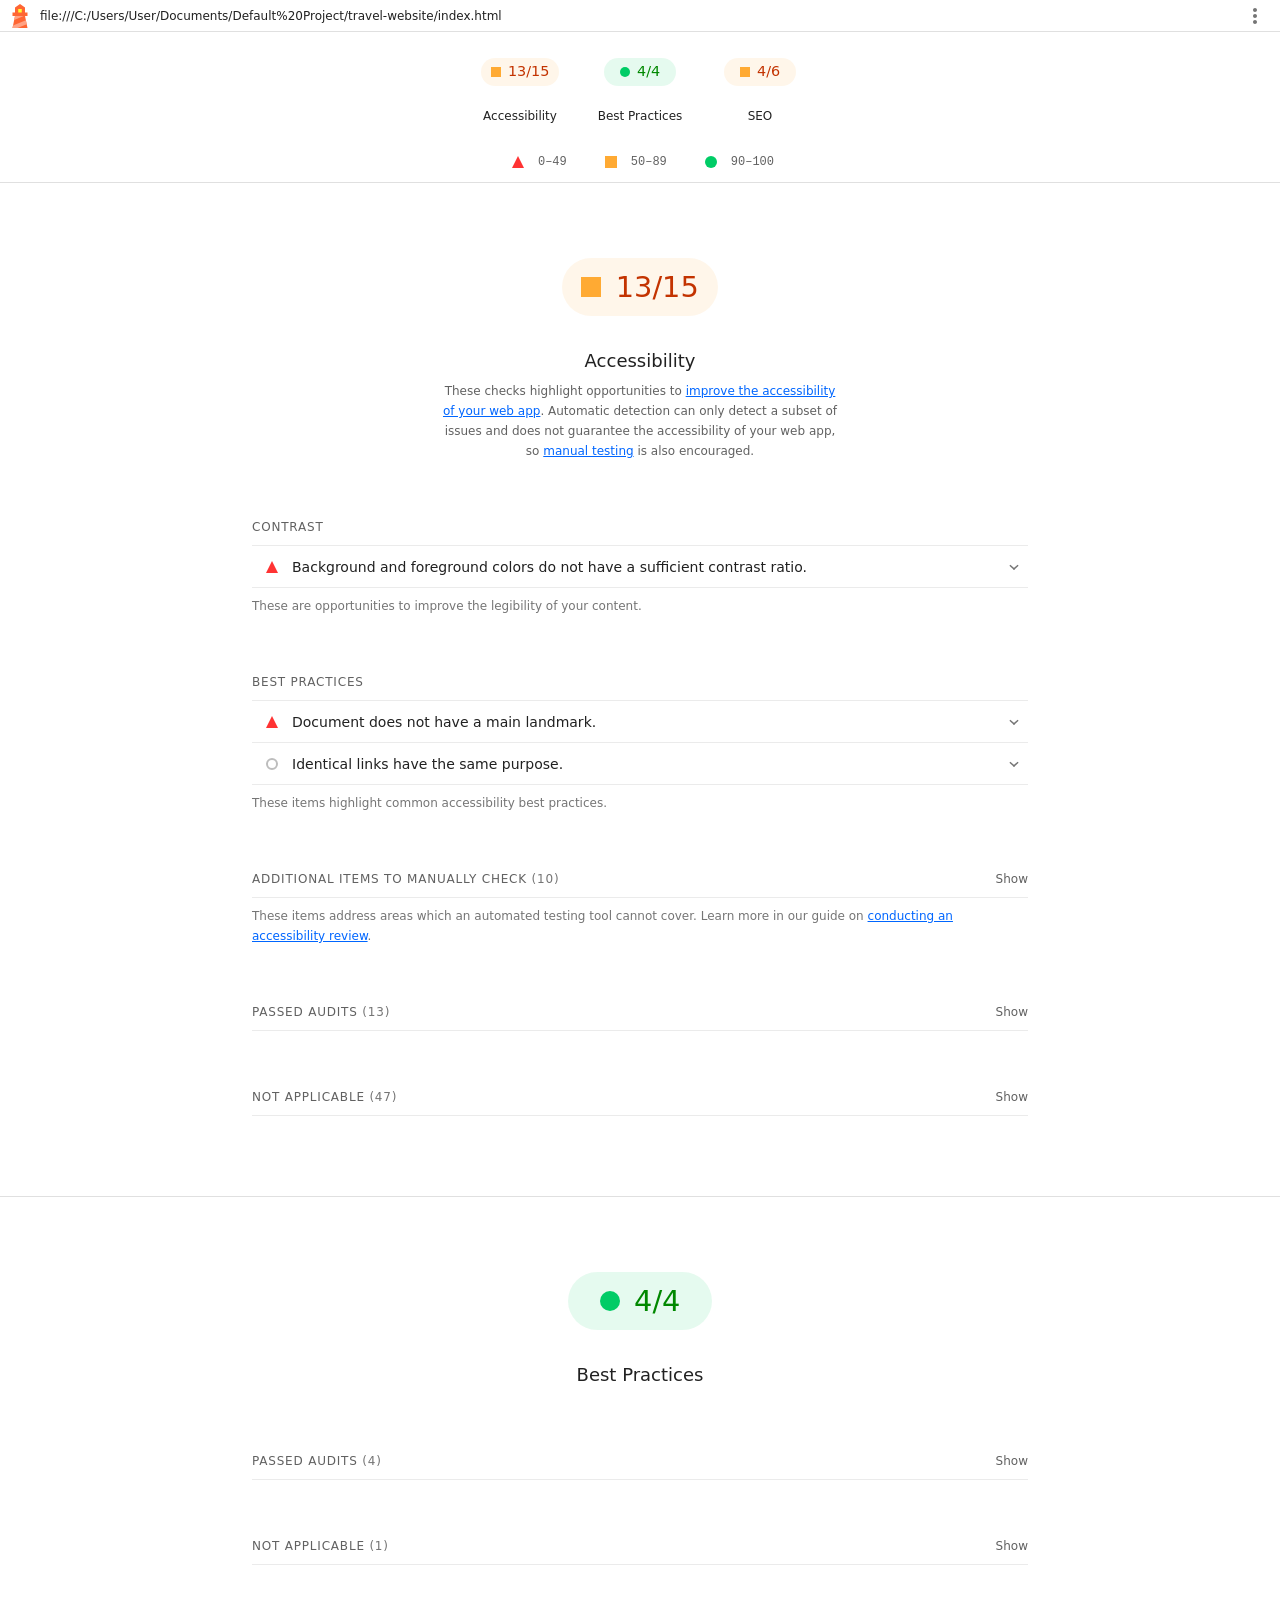
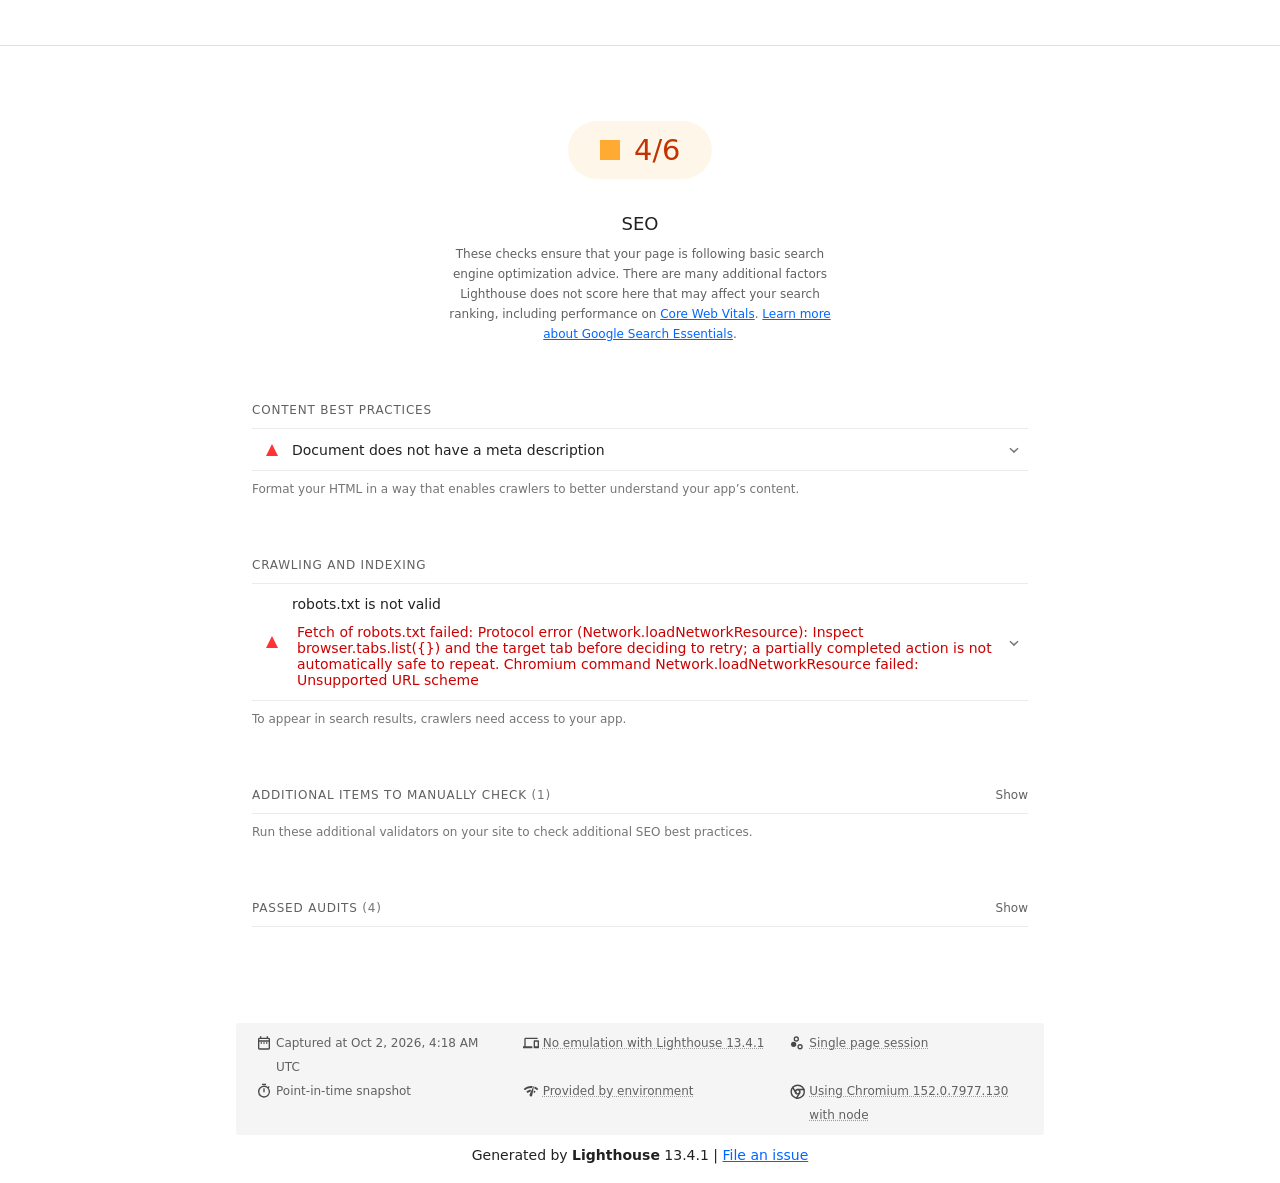
<file: docs/lighthouse.html>
<!--
@license
Copyright 2018 Google LLC
SPDX-License-Identifier: Apache-2.0
-->
<!doctype html>
<html lang="en">
<head>
  <meta charset="utf-8">
  <meta name="viewport" content="width=device-width, initial-scale=1, minimum-scale=1">
  <link rel="icon" href='data:image/svg+xml;utf8,<svg fill="none" xmlns="http://www.w3.org/2000/svg" viewBox="0 0 48 48"><path d="m14 7 10-7 10 7v10h5v7h-5l5 24H9l5-24H9v-7h5V7Z" fill="%23F63"/><path d="M31.561 24H14l-1.689 8.105L31.561 24ZM18.983 48H9l1.022-4.907L35.723 32.27l1.663 7.98L18.983 48Z" fill="%23FFA385"/><path fill="%23FF3" d="M20.5 10h7v7h-7z"/></svg>'>
  <title>Lighthouse Report</title>
  <style>body {margin: 0}</style>
</head>
<body>
  <noscript>Lighthouse report requires JavaScript. Please enable.</noscript>

  <div id="lh-log"></div>

  <script>window.__LIGHTHOUSE_JSON__ = {"lighthouseVersion":"13.4.1","finalDisplayedUrl":"file:///C:/Users/User/Documents/Default%20Project/travel-website/index.html","fetchTime":"2026-10-02T04:18:30.887Z","gatherMode":"snapshot","runWarnings":[],"userAgent":"Mozilla/5.0 (Windows NT 10.0; Win64; x64) AppleWebKit/537.36 (KHTML, like Gecko) OpenCode/2.0.21 Chrome/152.0.7977.130 Electron/44.4.5 Safari/537.36","environment":{"hostUserAgent":"Mozilla/5.0 (Windows NT 10.0; Win64; x64) AppleWebKit/537.36 (KHTML, like Gecko) OpenCode/2.0.21 Chrome/152.0.7977.130 Electron/44.4.5 Safari/537.36","benchmarkIndex":3383.5,"credits":{"axe-core":"4.13.0"}},"audits":{"image-aspect-ratio":{"id":"image-aspect-ratio","title":"Displays images with correct aspect ratio","description":"Image display dimensions should match natural aspect ratio. [Learn more about image aspect ratio](https://developer.chrome.com/docs/lighthouse/best-practices/image-aspect-ratio/).","score":1,"scoreDisplayMode":"binary","details":{"type":"table","headings":[{"key":"node","valueType":"node","label":""},{"key":"url","valueType":"url","label":"URL"},{"key":"displayedAspectRatio","valueType":"text","label":"Aspect Ratio (Displayed)"},{"key":"actualAspectRatio","valueType":"text","label":"Aspect Ratio (Actual)"}],"items":[]}},"image-size-responsive":{"id":"image-size-responsive","title":"Serves images with appropriate resolution","description":"Image natural dimensions should be proportional to the display size and the pixel ratio to maximize image clarity. [Learn how to provide responsive images](https://web.dev/articles/serve-responsive-images).","score":1,"scoreDisplayMode":"binary","details":{"type":"table","headings":[{"key":"node","valueType":"node","label":""},{"key":"url","valueType":"url","label":"URL"},{"key":"displayedSize","valueType":"text","label":"Displayed size"},{"key":"actualSize","valueType":"text","label":"Actual size"},{"key":"expectedSize","valueType":"text","label":"Expected size"}],"items":[]}},"accesskeys":{"id":"accesskeys","title":"`[accesskey]` values are unique","description":"Access keys let users quickly focus a part of the page. For proper navigation, each access key must be unique. [Learn more about access keys](https://dequeuniversity.com/rules/axe/4.12/accesskeys).","score":null,"scoreDisplayMode":"notApplicable"},"aria-allowed-attr":{"id":"aria-allowed-attr","title":"`[aria-*]` attributes match their roles","description":"Each ARIA `role` supports a specific subset of `aria-*` attributes. Mismatching these invalidates the `aria-*` attributes. [Learn how to match ARIA attributes to their roles](https://dequeuniversity.com/rules/axe/4.12/aria-allowed-attr).","score":null,"scoreDisplayMode":"notApplicable"},"aria-allowed-role":{"id":"aria-allowed-role","title":"Uses ARIA roles only on compatible elements","description":"Many HTML elements can only be assigned certain ARIA roles. Using ARIA roles where they are not allowed can interfere with the accessibility of the web page. [Learn more about ARIA roles](https://dequeuniversity.com/rules/axe/4.12/aria-allowed-role).","score":null,"scoreDisplayMode":"notApplicable"},"aria-command-name":{"id":"aria-command-name","title":"`button`, `link`, and `menuitem` elements have accessible names","description":"When an element doesn't have an accessible name, screen readers announce it with a generic name, making it unusable for users who rely on screen readers. [Learn how to make command elements more accessible](https://dequeuniversity.com/rules/axe/4.12/aria-command-name).","score":null,"scoreDisplayMode":"notApplicable"},"aria-conditional-attr":{"id":"aria-conditional-attr","title":"ARIA attributes are used as specified for the element's role","description":"Some ARIA attributes are only allowed on an element under certain conditions. [Learn more about conditional ARIA attributes](https://dequeuniversity.com/rules/axe/4.12/aria-conditional-attr).","score":null,"scoreDisplayMode":"notApplicable"},"aria-deprecated-role":{"id":"aria-deprecated-role","title":"Deprecated ARIA roles were not used","description":"Deprecated ARIA roles may not be processed correctly by assistive technology. [Learn more about deprecated ARIA roles](https://dequeuniversity.com/rules/axe/4.12/aria-deprecated-role).","score":null,"scoreDisplayMode":"notApplicable"},"aria-dialog-name":{"id":"aria-dialog-name","title":"Elements with `role=\"dialog\"` or `role=\"alertdialog\"` have accessible names.","description":"ARIA dialog elements without accessible names may prevent screen readers users from discerning the purpose of these elements. [Learn how to make ARIA dialog elements more accessible](https://dequeuniversity.com/rules/axe/4.12/aria-dialog-name).","score":null,"scoreDisplayMode":"notApplicable"},"aria-hidden-body":{"id":"aria-hidden-body","title":"`[aria-hidden=\"true\"]` is not present on the document `\u003cbody>`","description":"Assistive technologies, like screen readers, work inconsistently when `aria-hidden=\"true\"` is set on the document `\u003cbody>`. [Learn how `aria-hidden` affects the document body](https://dequeuniversity.com/rules/axe/4.12/aria-hidden-body).","score":1,"scoreDisplayMode":"binary","details":{"type":"table","headings":[{"key":"node","valueType":"node","subItemsHeading":{"key":"relatedNode","valueType":"node"},"label":"Failing Elements"}],"items":[]}},"aria-hidden-focus":{"id":"aria-hidden-focus","title":"`[aria-hidden=\"true\"]` elements do not contain focusable descendents","description":"Focusable descendents within an `[aria-hidden=\"true\"]` element prevent those interactive elements from being available to users of assistive technologies like screen readers. [Learn how `aria-hidden` affects focusable elements](https://dequeuniversity.com/rules/axe/4.12/aria-hidden-focus).","score":null,"scoreDisplayMode":"notApplicable"},"aria-input-field-name":{"id":"aria-input-field-name","title":"ARIA input fields have accessible names","description":"When an input field doesn't have an accessible name, screen readers announce it with a generic name, making it unusable for users who rely on screen readers. [Learn more about input field labels](https://dequeuniversity.com/rules/axe/4.12/aria-input-field-name).","score":null,"scoreDisplayMode":"notApplicable"},"aria-meter-name":{"id":"aria-meter-name","title":"ARIA `meter` elements have accessible names","description":"When a meter element doesn't have an accessible name, screen readers announce it with a generic name, making it unusable for users who rely on screen readers. [Learn how to name `meter` elements](https://dequeuniversity.com/rules/axe/4.12/aria-meter-name).","score":null,"scoreDisplayMode":"notApplicable"},"aria-progressbar-name":{"id":"aria-progressbar-name","title":"ARIA `progressbar` elements have accessible names","description":"When a `progressbar` element doesn't have an accessible name, screen readers announce it with a generic name, making it unusable for users who rely on screen readers. [Learn how to label `progressbar` elements](https://dequeuniversity.com/rules/axe/4.12/aria-progressbar-name).","score":null,"scoreDisplayMode":"notApplicable"},"aria-prohibited-attr":{"id":"aria-prohibited-attr","title":"Elements use only permitted ARIA attributes","description":"Using ARIA attributes in roles where they are prohibited can mean that important information is not communicated to users of assistive technologies. [Learn more about prohibited ARIA roles](https://dequeuniversity.com/rules/axe/4.12/aria-prohibited-attr).","score":null,"scoreDisplayMode":"notApplicable"},"aria-required-attr":{"id":"aria-required-attr","title":"`[role]`s have all required `[aria-*]` attributes","description":"Some ARIA roles have required attributes that describe the state of the element to screen readers. [Learn more about roles and required attributes](https://dequeuniversity.com/rules/axe/4.12/aria-required-attr).","score":null,"scoreDisplayMode":"notApplicable"},"aria-required-children":{"id":"aria-required-children","title":"Elements with an ARIA `[role]` that require children to contain a specific `[role]` have all required children.","description":"Some ARIA parent roles must contain specific child roles to perform their intended accessibility functions. [Learn more about roles and required children elements](https://dequeuniversity.com/rules/axe/4.12/aria-required-children).","score":null,"scoreDisplayMode":"notApplicable"},"aria-required-parent":{"id":"aria-required-parent","title":"`[role]`s are contained by their required parent element","description":"Some ARIA child roles must be contained by specific parent roles to properly perform their intended accessibility functions. [Learn more about ARIA roles and required parent element](https://dequeuniversity.com/rules/axe/4.12/aria-required-parent).","score":null,"scoreDisplayMode":"notApplicable"},"aria-roles":{"id":"aria-roles","title":"`[role]` values are valid","description":"ARIA roles must have valid values in order to perform their intended accessibility functions. [Learn more about valid ARIA roles](https://dequeuniversity.com/rules/axe/4.12/aria-roles).","score":null,"scoreDisplayMode":"notApplicable"},"aria-text":{"id":"aria-text","title":"Elements with the `role=text` attribute do not have focusable descendents.","description":"Adding `role=text` around a text node split by markup enables VoiceOver to treat it as one phrase, but the element's focusable descendents will not be announced. [Learn more about the `role=text` attribute](https://dequeuniversity.com/rules/axe/4.12/aria-text).","score":null,"scoreDisplayMode":"notApplicable"},"aria-toggle-field-name":{"id":"aria-toggle-field-name","title":"ARIA toggle fields have accessible names","description":"When a toggle field doesn't have an accessible name, screen readers announce it with a generic name, making it unusable for users who rely on screen readers. [Learn more about toggle fields](https://dequeuniversity.com/rules/axe/4.12/aria-toggle-field-name).","score":null,"scoreDisplayMode":"notApplicable"},"aria-tooltip-name":{"id":"aria-tooltip-name","title":"ARIA `tooltip` elements have accessible names","description":"When a tooltip element doesn't have an accessible name, screen readers announce it with a generic name, making it unusable for users who rely on screen readers. [Learn how to name `tooltip` elements](https://dequeuniversity.com/rules/axe/4.12/aria-tooltip-name).","score":null,"scoreDisplayMode":"notApplicable"},"aria-treeitem-name":{"id":"aria-treeitem-name","title":"ARIA `treeitem` elements have accessible names","description":"When a `treeitem` element doesn't have an accessible name, screen readers announce it with a generic name, making it unusable for users who rely on screen readers. [Learn more about labeling `treeitem` elements](https://dequeuniversity.com/rules/axe/4.12/aria-treeitem-name).","score":null,"scoreDisplayMode":"notApplicable"},"aria-valid-attr-value":{"id":"aria-valid-attr-value","title":"`[aria-*]` attributes have valid values","description":"Assistive technologies, like screen readers, can't interpret ARIA attributes with invalid values. [Learn more about valid values for ARIA attributes](https://dequeuniversity.com/rules/axe/4.12/aria-valid-attr-value).","score":null,"scoreDisplayMode":"notApplicable"},"aria-valid-attr":{"id":"aria-valid-attr","title":"`[aria-*]` attributes are valid and not misspelled","description":"Assistive technologies, like screen readers, can't interpret ARIA attributes with invalid names. [Learn more about valid ARIA attributes](https://dequeuniversity.com/rules/axe/4.12/aria-valid-attr).","score":null,"scoreDisplayMode":"notApplicable"},"button-name":{"id":"button-name","title":"Buttons have an accessible name","description":"When a button doesn't have an accessible name, screen readers announce it as \"button\", making it unusable for users who rely on screen readers. [Learn how to make buttons more accessible](https://dequeuniversity.com/rules/axe/4.12/button-name).","score":1,"scoreDisplayMode":"binary","details":{"type":"table","headings":[{"key":"node","valueType":"node","subItemsHeading":{"key":"relatedNode","valueType":"node"},"label":"Failing Elements"}],"items":[]}},"bypass":{"id":"bypass","title":"The page contains a heading, skip link, or landmark region","description":"Adding ways to bypass repetitive content lets keyboard users navigate the page more efficiently. [Learn more about bypass blocks](https://dequeuniversity.com/rules/axe/4.12/bypass).","score":null,"scoreDisplayMode":"notApplicable"},"color-contrast":{"id":"color-contrast","title":"Background and foreground colors do not have a sufficient contrast ratio.","description":"Low-contrast text is difficult or impossible for many users to read. [Learn how to provide sufficient color contrast](https://dequeuniversity.com/rules/axe/4.12/color-contrast).","score":0,"scoreDisplayMode":"binary","details":{"type":"table","headings":[{"key":"node","valueType":"node","subItemsHeading":{"key":"relatedNode","valueType":"node"},"label":"Failing Elements"}],"items":[{"node":{"type":"node","lhId":"1-0-SPAN","path":"1,HTML,1,BODY,3,SECTION,1,DIV,0,DIV,1,DIV,2,SPAN","selector":"div#cards > div.card > div.body > span.price","boundingRect":{"bottom":960,"height":26,"left":34,"right":300,"top":934,"width":266},"snippet":"\u003cspan class=\"price\">","nodeLabel":"แพ็กเกจเริ่มต้น ฿3,990","explanation":"Fix any of the following:\n  Element has insufficient color contrast of 2.14 (foreground color: #f59e0b, background color: #ffffff, font size: 12.0pt (16px), font weight: bold). Expected contrast ratio of 4.5:1"},"subItems":{"type":"subitems","items":[{"relatedNode":{"type":"node","lhId":"1-1-DIV","path":"1,HTML,1,BODY,3,SECTION,1,DIV,0,DIV","selector":"body > section > div#cards > div.card","boundingRect":{"bottom":1019,"height":348,"left":20,"right":314,"top":671,"width":294},"snippet":"\u003cdiv class=\"card\">","nodeLabel":"เชียงใหม่\n\nเมืองแห่งสายหมอกและวัดเก่าแก่กว่า 300 แห่ง\n\nแพ็กเกจเริ่มต้น ฿3,990\nดูรายละเอียด"}}]}},{"node":{"type":"node","lhId":"1-2-SPAN","path":"1,HTML,1,BODY,3,SECTION,1,DIV,1,DIV,1,DIV,2,SPAN","selector":"div#cards > div.card > div.body > span.price","boundingRect":{"bottom":936,"height":26,"left":348,"right":613,"top":911,"width":266},"snippet":"\u003cspan class=\"price\">","nodeLabel":"แพ็กเกจเริ่มต้น ฿5,490","explanation":"Fix any of the following:\n  Element has insufficient color contrast of 2.14 (foreground color: #f59e0b, background color: #ffffff, font size: 12.0pt (16px), font weight: bold). Expected contrast ratio of 4.5:1"},"subItems":{"type":"subitems","items":[{"relatedNode":{"type":"node","lhId":"1-3-DIV","path":"1,HTML,1,BODY,3,SECTION,1,DIV,1,DIV","selector":"body > section > div#cards > div.card","boundingRect":{"bottom":1019,"height":348,"left":334,"right":627,"top":671,"width":294},"snippet":"\u003cdiv class=\"card\">","nodeLabel":"ภูเก็ต\n\nเกาะสวรรค์แห่งอันดามัน หาดขาว น้ำทะเลใส\n\nแพ็กเกจเริ่มต้น ฿5,490\nดูรายละเอียด"}}]}},{"node":{"type":"node","lhId":"1-4-SPAN","path":"1,HTML,1,BODY,3,SECTION,1,DIV,2,DIV,1,DIV,2,SPAN","selector":"div#cards > div.card > div.body > span.price","boundingRect":{"bottom":936,"height":26,"left":661,"right":927,"top":911,"width":266},"snippet":"\u003cspan class=\"price\">","nodeLabel":"แพ็กเกจเริ่มต้น ฿4,290","explanation":"Fix any of the following:\n  Element has insufficient color contrast of 2.14 (foreground color: #f59e0b, background color: #ffffff, font size: 12.0pt (16px), font weight: bold). Expected contrast ratio of 4.5:1"},"subItems":{"type":"subitems","items":[{"relatedNode":{"type":"node","lhId":"1-5-DIV","path":"1,HTML,1,BODY,3,SECTION,1,DIV,2,DIV","selector":"body > section > div#cards > div.card","boundingRect":{"bottom":1019,"height":348,"left":647,"right":941,"top":671,"width":294},"snippet":"\u003cdiv class=\"card\">","nodeLabel":"กระบี่\n\nทะเลมรกต หน้าผาหินปูน เหมาะดำน้ำไต่เขา\n\nแพ็กเกจเริ่มต้น ฿4,290\nดูรายละเอียด"}}]}}],"debugData":{"type":"debugdata","impact":"serious","tags":["cat.color","wcag2aa","wcag143","TTv5","TT13.c","EN-301-549","EN-9.1.4.3","ACT","RGAAv4","RGAA-3.2.1"]}}},"definition-list":{"id":"definition-list","title":"`\u003cdl>`'s contain only properly-ordered `\u003cdt>` and `\u003cdd>` groups, `\u003cscript>`, `\u003ctemplate>` or `\u003cdiv>` elements.","description":"When definition lists are not properly marked up, screen readers may produce confusing or inaccurate output. [Learn how to structure definition lists correctly](https://dequeuniversity.com/rules/axe/4.12/definition-list).","score":null,"scoreDisplayMode":"notApplicable"},"dlitem":{"id":"dlitem","title":"Definition list items are wrapped in `\u003cdl>` elements","description":"Definition list items (`\u003cdt>` and `\u003cdd>`) must be wrapped in a parent `\u003cdl>` element to ensure that screen readers can properly announce them. [Learn how to structure definition lists correctly](https://dequeuniversity.com/rules/axe/4.12/dlitem).","score":null,"scoreDisplayMode":"notApplicable"},"document-title":{"id":"document-title","title":"Document has a `\u003ctitle>` element","description":"The title gives screen reader users an overview of the page, and search engine users rely on it heavily to determine if a page is relevant to their search. [Learn more about document titles](https://dequeuniversity.com/rules/axe/4.12/document-title).","score":1,"scoreDisplayMode":"binary","details":{"type":"table","headings":[{"key":"node","valueType":"node","subItemsHeading":{"key":"relatedNode","valueType":"node"},"label":"Failing Elements"}],"items":[]}},"duplicate-id-aria":{"id":"duplicate-id-aria","title":"ARIA IDs are unique","description":"The value of an ARIA ID must be unique to prevent other instances from being overlooked by assistive technologies. [Learn how to fix duplicate ARIA IDs](https://dequeuniversity.com/rules/axe/4.12/duplicate-id-aria).","score":null,"scoreDisplayMode":"notApplicable"},"empty-heading":{"id":"empty-heading","title":"All heading elements contain content.","description":"A heading with no content or inaccessible text prevent screen reader users from accessing information on the page's structure. [Learn more about headings](https://dequeuniversity.com/rules/axe/4.12/empty-heading).","score":null,"scoreDisplayMode":"notApplicable"},"form-field-multiple-labels":{"id":"form-field-multiple-labels","title":"No form fields have multiple labels","description":"Form fields with multiple labels can be confusingly announced by assistive technologies like screen readers which use either the first, the last, or all of the labels. [Learn how to use form labels](https://dequeuniversity.com/rules/axe/4.12/form-field-multiple-labels).","score":null,"scoreDisplayMode":"notApplicable"},"frame-title":{"id":"frame-title","title":"`\u003cframe>` or `\u003ciframe>` elements have a title","description":"Screen reader users rely on frame titles to describe the contents of frames. [Learn more about frame titles](https://dequeuniversity.com/rules/axe/4.12/frame-title).","score":null,"scoreDisplayMode":"notApplicable"},"heading-order":{"id":"heading-order","title":"Heading elements appear in a sequentially-descending order","description":"Properly ordered headings that do not skip levels convey the semantic structure of the page, making it easier to navigate and understand when using assistive technologies. [Learn more about heading order](https://dequeuniversity.com/rules/axe/4.12/heading-order).","score":1,"scoreDisplayMode":"binary","details":{"type":"table","headings":[{"key":"node","valueType":"node","subItemsHeading":{"key":"relatedNode","valueType":"node"},"label":"Failing Elements"}],"items":[]}},"html-has-lang":{"id":"html-has-lang","title":"`\u003chtml>` element has a `[lang]` attribute","description":"If a page doesn't specify a `lang` attribute, a screen reader assumes that the page is in the default language that the user chose when setting up the screen reader. If the page isn't actually in the default language, then the screen reader might not announce the page's text correctly. [Learn more about the `lang` attribute](https://dequeuniversity.com/rules/axe/4.12/html-has-lang).","score":1,"scoreDisplayMode":"binary","details":{"type":"table","headings":[{"key":"node","valueType":"node","subItemsHeading":{"key":"relatedNode","valueType":"node"},"label":"Failing Elements"}],"items":[]}},"html-lang-valid":{"id":"html-lang-valid","title":"`\u003chtml>` element has a valid value for its `[lang]` attribute","description":"Specifying a valid [BCP 47 language](https://www.w3.org/International/questions/qa-choosing-language-tags#question) helps screen readers announce text properly. [Learn how to use the `lang` attribute](https://dequeuniversity.com/rules/axe/4.12/html-lang-valid).","score":1,"scoreDisplayMode":"binary","details":{"type":"table","headings":[{"key":"node","valueType":"node","subItemsHeading":{"key":"relatedNode","valueType":"node"},"label":"Failing Elements"}],"items":[]}},"html-xml-lang-mismatch":{"id":"html-xml-lang-mismatch","title":"`\u003chtml>` element has an `[xml:lang]` attribute with the same base language as the `[lang]` attribute.","description":"If the webpage does not specify a consistent language, then the screen reader might not announce the page's text correctly. [Learn more about the `lang` attribute](https://dequeuniversity.com/rules/axe/4.12/html-xml-lang-mismatch).","score":null,"scoreDisplayMode":"notApplicable"},"identical-links-same-purpose":{"id":"identical-links-same-purpose","title":"Identical links have the same purpose.","description":"Links with the same destination should have the same description, to help users understand the link's purpose and decide whether to follow it. [Learn more about identical links](https://dequeuniversity.com/rules/axe/4.12/identical-links-same-purpose).","score":1,"scoreDisplayMode":"informative","details":{"type":"table","headings":[{"key":"node","valueType":"node","subItemsHeading":{"key":"relatedNode","valueType":"node"},"label":"Failing Elements"}],"items":[{"node":{"type":"node","lhId":"1-9-A","path":"1,HTML,1,BODY,3,SECTION,1,DIV,0,DIV,1,DIV,3,A","selector":"div#cards > div.card > div.body > a.btn","boundingRect":{"bottom":1005,"height":34,"left":34,"right":142,"top":972,"width":108},"snippet":"\u003ca class=\"btn btn-sm\" href=\"detail.html?place=%E0%B8%81%E0%B8%B5%E0%B8%A2%E0%B8%87%E0%B9%80%E0%B8%AB%E…\">","nodeLabel":"ดูรายละเอียด","explanation":"Fix all of the following:\n  Check that links have the same purpose, or are intentionally ambiguous."},"subItems":{"type":"subitems","items":[{"relatedNode":{"type":"node","lhId":"1-10-A","path":"1,HTML,1,BODY,3,SECTION,1,DIV,1,DIV,1,DIV,3,A","selector":"div#cards > div.card > div.body > a.btn","boundingRect":{"bottom":982,"height":34,"left":348,"right":455,"top":948,"width":108},"snippet":"\u003ca class=\"btn btn-sm\" href=\"detail.html?place=%E0%B8%A0%E0%B8%B9%E0%B9%80%E0%B8%81%E0%B9%87%E0%B8%95\">","nodeLabel":"ดูรายละเอียด"}},{"relatedNode":{"type":"node","lhId":"1-11-A","path":"1,HTML,1,BODY,3,SECTION,1,DIV,2,DIV,1,DIV,3,A","selector":"div#cards > div.card > div.body > a.btn","boundingRect":{"bottom":982,"height":34,"left":661,"right":769,"top":948,"width":108},"snippet":"\u003ca class=\"btn btn-sm\" href=\"detail.html?place=%E0%B8%81%E0%B8%A3%E0%B8%B0%E0%B8%9A%E0%B9%88%E0%B8%B5%E…\">","nodeLabel":"ดูรายละเอียด"}}]}}],"debugData":{"type":"debugdata","impact":"minor","tags":["cat.semantics","wcag2aaa","wcag249"]}}},"image-alt":{"id":"image-alt","title":"Image elements have `[alt]` attributes","description":"Informative elements should aim for short, descriptive alternate text. Decorative elements can be ignored with an empty alt attribute. [Learn more about the `alt` attribute](https://dequeuniversity.com/rules/axe/4.12/image-alt).","score":1,"scoreDisplayMode":"binary","details":{"type":"table","headings":[{"key":"node","valueType":"node","subItemsHeading":{"key":"relatedNode","valueType":"node"},"label":"Failing Elements"}],"items":[]}},"image-redundant-alt":{"id":"image-redundant-alt","title":"Image elements do not have `[alt]` attributes that are redundant text.","description":"Informative elements should aim for short, descriptive alternative text. Alternative text that is exactly the same as the text adjacent to the link or image is potentially confusing for screen reader users, because the text will be read twice. [Learn more about the `alt` attribute](https://dequeuniversity.com/rules/axe/4.12/image-redundant-alt).","score":null,"scoreDisplayMode":"notApplicable"},"input-button-name":{"id":"input-button-name","title":"Input buttons have discernible text.","description":"Adding discernable and accessible text to input buttons may help screen reader users understand the purpose of the input button. [Learn more about input buttons](https://dequeuniversity.com/rules/axe/4.12/input-button-name).","score":null,"scoreDisplayMode":"notApplicable"},"input-image-alt":{"id":"input-image-alt","title":"`\u003cinput type=\"image\">` elements have `[alt]` text","description":"When an image is being used as an `\u003cinput>` button, providing alternative text can help screen reader users understand the purpose of the button. [Learn about input image alt text](https://dequeuniversity.com/rules/axe/4.12/input-image-alt).","score":null,"scoreDisplayMode":"notApplicable"},"label-content-name-mismatch":{"id":"label-content-name-mismatch","title":"Elements with visible text labels have matching accessible names.","description":"Visible text labels that do not match the accessible name can result in a confusing experience for screen reader users. [Learn more about accessible names](https://dequeuniversity.com/rules/axe/4.12/label-content-name-mismatch).","score":null,"scoreDisplayMode":"notApplicable"},"label":{"id":"label","title":"Form elements have associated labels","description":"Labels ensure that form controls are announced properly by assistive technologies, like screen readers. [Learn more about form element labels](https://dequeuniversity.com/rules/axe/4.12/label).","score":1,"scoreDisplayMode":"binary","details":{"type":"table","headings":[{"key":"node","valueType":"node","subItemsHeading":{"key":"relatedNode","valueType":"node"},"label":"Failing Elements"}],"items":[]}},"landmark-one-main":{"id":"landmark-one-main","title":"Document does not have a main landmark.","description":"One main landmark helps screen reader users navigate a web page. [Learn more about landmarks](https://dequeuniversity.com/rules/axe/4.12/landmark-one-main).","score":0,"scoreDisplayMode":"binary","details":{"type":"table","headings":[{"key":"node","valueType":"node","subItemsHeading":{"key":"relatedNode","valueType":"node"},"label":"Failing Elements"}],"items":[{"node":{"type":"node","lhId":"1-6-HTML","path":"1,HTML","selector":"html","boundingRect":{"bottom":1335,"height":1335,"left":0,"right":961,"top":0,"width":961},"snippet":"\u003chtml lang=\"th\">","nodeLabel":"html","explanation":"Fix all of the following:\n  Document does not have a main landmark"}}],"debugData":{"type":"debugdata","impact":"moderate","tags":["cat.semantics","best-practice"]}}},"link-name":{"id":"link-name","title":"Links have a discernible name","description":"Link text (and alternate text for images, when used as links) that is discernible, unique, and focusable improves the navigation experience for screen reader users. [Learn how to make links accessible](https://dequeuniversity.com/rules/axe/4.12/link-name).","score":1,"scoreDisplayMode":"binary","details":{"type":"table","headings":[{"key":"node","valueType":"node","subItemsHeading":{"key":"relatedNode","valueType":"node"},"label":"Failing Elements"}],"items":[]}},"link-in-text-block":{"id":"link-in-text-block","title":"Links are distinguishable without relying on color.","description":"Low-contrast text is difficult or impossible for many users to read. Link text that is discernible improves the experience for users with low vision. [Learn how to make links distinguishable](https://dequeuniversity.com/rules/axe/4.12/link-in-text-block).","score":null,"scoreDisplayMode":"notApplicable"},"list":{"id":"list","title":"Lists contain only `\u003cli>` elements and script supporting elements (`\u003cscript>` and `\u003ctemplate>`).","description":"Screen readers have a specific way of announcing lists. Ensuring proper list structure aids screen reader output. [Learn more about proper list structure](https://dequeuniversity.com/rules/axe/4.12/list).","score":1,"scoreDisplayMode":"binary","details":{"type":"table","headings":[{"key":"node","valueType":"node","subItemsHeading":{"key":"relatedNode","valueType":"node"},"label":"Failing Elements"}],"items":[]}},"listitem":{"id":"listitem","title":"List items (`\u003cli>`) are contained within `\u003cul>`, `\u003col>` or `\u003cmenu>` parent elements","description":"Screen readers require list items (`\u003cli>`) to be contained within a parent `\u003cul>`, `\u003col>` or `\u003cmenu>` to be announced properly. [Learn more about proper list structure](https://dequeuniversity.com/rules/axe/4.12/listitem).","score":1,"scoreDisplayMode":"binary","details":{"type":"table","headings":[{"key":"node","valueType":"node","subItemsHeading":{"key":"relatedNode","valueType":"node"},"label":"Failing Elements"}],"items":[]}},"meta-refresh":{"id":"meta-refresh","title":"The document does not use `\u003cmeta http-equiv=\"refresh\">`","description":"Users do not expect a page to refresh automatically, and doing so will move focus back to the top of the page. This may create a frustrating or confusing experience. [Learn more about the refresh meta tag](https://dequeuniversity.com/rules/axe/4.12/meta-refresh).","score":null,"scoreDisplayMode":"notApplicable"},"meta-viewport":{"id":"meta-viewport","title":"`[user-scalable=\"no\"]` is not used in the `\u003cmeta name=\"viewport\">` element and the `[maximum-scale]` attribute is not less than 5.","description":"Disabling zooming is problematic for users with low vision who rely on screen magnification to properly see the contents of a web page. [Learn more about the viewport meta tag](https://dequeuniversity.com/rules/axe/4.12/meta-viewport).","score":1,"scoreDisplayMode":"binary","details":{"type":"table","headings":[{"key":"node","valueType":"node","subItemsHeading":{"key":"relatedNode","valueType":"node"},"label":"Failing Elements"}],"items":[]}},"object-alt":{"id":"object-alt","title":"`\u003cobject>` elements have alternate text","description":"Screen readers cannot translate non-text content. Adding alternate text to `\u003cobject>` elements helps screen readers convey meaning to users. [Learn more about alt text for `object` elements](https://dequeuniversity.com/rules/axe/4.12/object-alt).","score":null,"scoreDisplayMode":"notApplicable"},"select-name":{"id":"select-name","title":"Select elements have associated label elements.","description":"Form elements without effective labels can create frustrating experiences for screen reader users. [Learn more about the `select` element](https://dequeuniversity.com/rules/axe/4.12/select-name).","score":null,"scoreDisplayMode":"notApplicable"},"skip-link":{"id":"skip-link","title":"Skip links are focusable.","description":"Including a skip link can help users skip to the main content to save time. [Learn more about skip links](https://dequeuniversity.com/rules/axe/4.12/skip-link).","score":null,"scoreDisplayMode":"notApplicable"},"tabindex":{"id":"tabindex","title":"No element has a `[tabindex]` value greater than 0","description":"A value greater than 0 implies an explicit navigation ordering. Although technically valid, this often creates frustrating experiences for users who rely on assistive technologies. [Learn more about the `tabindex` attribute](https://dequeuniversity.com/rules/axe/4.12/tabindex).","score":null,"scoreDisplayMode":"notApplicable"},"table-duplicate-name":{"id":"table-duplicate-name","title":"Tables have different content in the summary attribute and `\u003ccaption>`.","description":"The summary attribute should describe the table structure, while `\u003ccaption>` should have the onscreen title. Accurate table mark-up helps users of screen readers. [Learn more about summary and caption](https://dequeuniversity.com/rules/axe/4.12/table-duplicate-name).","score":null,"scoreDisplayMode":"notApplicable"},"table-fake-caption":{"id":"table-fake-caption","title":"Tables use `\u003ccaption>` instead of cells with the `[colspan]` attribute to indicate a caption.","description":"Screen readers have features to make navigating tables easier. Ensuring that tables use the actual caption element instead of cells with the `[colspan]` attribute may improve the experience for screen reader users. [Learn more about captions](https://dequeuniversity.com/rules/axe/4.12/table-fake-caption).","score":null,"scoreDisplayMode":"notApplicable"},"target-size":{"id":"target-size","title":"Touch targets have sufficient size and spacing.","description":"Touch targets with sufficient size and spacing help users who may have difficulty targeting small controls to activate the targets. [Learn more about touch targets](https://dequeuniversity.com/rules/axe/4.12/target-size).","score":1,"scoreDisplayMode":"binary","details":{"type":"table","headings":[{"key":"node","valueType":"node","subItemsHeading":{"key":"relatedNode","valueType":"node"},"label":"Failing Elements"}],"items":[]}},"td-has-header":{"id":"td-has-header","title":"`\u003ctd>` elements in a large `\u003ctable>` have one or more table headers.","description":"Screen readers have features to make navigating tables easier. Ensuring that `\u003ctd>` elements in a large table (3 or more cells in width and height) have an associated table header may improve the experience for screen reader users. [Learn more about table headers](https://dequeuniversity.com/rules/axe/4.12/td-has-header).","score":null,"scoreDisplayMode":"notApplicable"},"td-headers-attr":{"id":"td-headers-attr","title":"Cells in a `\u003ctable>` element that use the `[headers]` attribute refer to table cells within the same table.","description":"Screen readers have features to make navigating tables easier. Ensuring `\u003ctd>` cells using the `[headers]` attribute only refer to other cells in the same table may improve the experience for screen reader users. [Learn more about the `headers` attribute](https://dequeuniversity.com/rules/axe/4.12/td-headers-attr).","score":null,"scoreDisplayMode":"notApplicable"},"th-has-data-cells":{"id":"th-has-data-cells","title":"`\u003cth>` elements and elements with `[role=\"columnheader\"/\"rowheader\"]` have data cells they describe.","description":"Screen readers have features to make navigating tables easier. Ensuring table headers always refer to some set of cells may improve the experience for screen reader users. [Learn more about table headers](https://dequeuniversity.com/rules/axe/4.12/th-has-data-cells).","score":null,"scoreDisplayMode":"notApplicable"},"valid-lang":{"id":"valid-lang","title":"`[lang]` attributes have a valid value","description":"Specifying a valid [BCP 47 language](https://www.w3.org/International/questions/qa-choosing-language-tags#question) on elements helps ensure that text is pronounced correctly by a screen reader. [Learn how to use the `lang` attribute](https://dequeuniversity.com/rules/axe/4.12/valid-lang).","score":null,"scoreDisplayMode":"notApplicable"},"video-caption":{"id":"video-caption","title":"`\u003cvideo>` elements contain a `\u003ctrack>` element with `[kind=\"captions\"]`","description":"When a video provides a caption it is easier for deaf and hearing impaired users to access its information. [Learn more about video captions](https://dequeuniversity.com/rules/axe/4.12/video-caption).","score":null,"scoreDisplayMode":"notApplicable"},"custom-controls-labels":{"id":"custom-controls-labels","title":"Custom controls have associated labels","description":"Custom interactive controls have associated labels, provided by aria-label or aria-labelledby. [Learn more about custom controls and labels](https://developer.chrome.com/docs/lighthouse/accessibility/custom-controls-labels/).","score":null,"scoreDisplayMode":"manual"},"custom-controls-roles":{"id":"custom-controls-roles","title":"Custom controls have ARIA roles","description":"Custom interactive controls have appropriate ARIA roles. [Learn how to add roles to custom controls](https://developer.chrome.com/docs/lighthouse/accessibility/custom-control-roles/).","score":null,"scoreDisplayMode":"manual"},"focus-traps":{"id":"focus-traps","title":"User focus is not accidentally trapped in a region","description":"A user can tab into and out of any control or region without accidentally trapping their focus. [Learn how to avoid focus traps](https://developer.chrome.com/docs/lighthouse/accessibility/focus-traps/).","score":null,"scoreDisplayMode":"manual"},"focusable-controls":{"id":"focusable-controls","title":"Interactive controls are keyboard focusable","description":"Custom interactive controls are keyboard focusable and display a focus indicator. [Learn how to make custom controls focusable](https://developer.chrome.com/docs/lighthouse/accessibility/focusable-controls/).","score":null,"scoreDisplayMode":"manual"},"interactive-element-affordance":{"id":"interactive-element-affordance","title":"Interactive elements indicate their purpose and state","description":"Interactive elements, such as links and buttons, should indicate their state and be distinguishable from non-interactive elements. [Learn how to decorate interactive elements with affordance hints](https://developer.chrome.com/docs/lighthouse/accessibility/interactive-element-affordance/).","score":null,"scoreDisplayMode":"manual"},"logical-tab-order":{"id":"logical-tab-order","title":"The page has a logical tab order","description":"Tabbing through the page follows the visual layout. Users cannot focus elements that are offscreen. [Learn more about logical tab ordering](https://developer.chrome.com/docs/lighthouse/accessibility/logical-tab-order/).","score":null,"scoreDisplayMode":"manual"},"managed-focus":{"id":"managed-focus","title":"The user's focus is directed to new content added to the page","description":"If new content, such as a dialog, is added to the page, the user's focus is directed to it. [Learn how to direct focus to new content](https://developer.chrome.com/docs/lighthouse/accessibility/managed-focus/).","score":null,"scoreDisplayMode":"manual"},"offscreen-content-hidden":{"id":"offscreen-content-hidden","title":"Offscreen content is hidden from assistive technology","description":"Offscreen content is hidden with display: none or aria-hidden=true. [Learn how to properly hide offscreen content](https://developer.chrome.com/docs/lighthouse/accessibility/offscreen-content-hidden/).","score":null,"scoreDisplayMode":"manual"},"use-landmarks":{"id":"use-landmarks","title":"HTML5 landmark elements are used to improve navigation","description":"Landmark elements (`\u003cmain>`, `\u003cnav>`, etc.) are used to improve the keyboard navigation of the page for assistive technology. [Learn more about landmark elements](https://developer.chrome.com/docs/lighthouse/accessibility/use-landmarks/).","score":null,"scoreDisplayMode":"manual"},"visual-order-follows-dom":{"id":"visual-order-follows-dom","title":"Visual order on the page follows DOM order","description":"DOM order matches the visual order, improving navigation for assistive technology. [Learn more about DOM and visual ordering](https://developer.chrome.com/docs/lighthouse/accessibility/visual-order-follows-dom/).","score":null,"scoreDisplayMode":"manual"},"autocomplete-valid":{"id":"autocomplete-valid","title":"`autocomplete` attributes are used correctly","description":"The `autocomplete` attribute values must be valid and correctly applied for screen readers to function correctly. [Learn more about valid autocomplete values](https://dequeuniversity.com/rules/axe/4.12/autocomplete-valid).","score":null,"scoreDisplayMode":"notApplicable"},"presentation-role-conflict":{"id":"presentation-role-conflict","title":"Elements with `role=\"none\"` or `role=\"presentation\"` do not have conflicts","description":"There are certain cases where the semantic role of an element with `role=\"none\"` or `role=\"presentation\"` does not resolve to none or presentation. To ensure the element remains removed from the accessibility tree, you should not add any global ARIA attributes to the element or make it focusable. [Learn more about presentation role conflict](https://dequeuniversity.com/rules/axe/4.12/presentation-role-conflict).","score":null,"scoreDisplayMode":"notApplicable"},"svg-img-alt":{"id":"svg-img-alt","title":"SVG elements with an `img` role have an accessible text alternative","description":"Ensures SVG elements with an `img`, `graphics-document` or `graphics-symbol` role have an accessible text alternative. [Learn more about SVG alt text](https://dequeuniversity.com/rules/axe/4.12/svg-img-alt).","score":null,"scoreDisplayMode":"notApplicable"},"doctype":{"id":"doctype","title":"Page has the HTML doctype","description":"Specifying a doctype prevents the browser from switching to quirks-mode. [Learn more about the doctype declaration](https://developer.chrome.com/docs/lighthouse/best-practices/doctype/).","score":1,"scoreDisplayMode":"binary"},"js-libraries":{"id":"js-libraries","title":"Detected JavaScript libraries","description":"All front-end JavaScript libraries detected on the page. [Learn more about this JavaScript library detection diagnostic audit](https://developer.chrome.com/docs/lighthouse/best-practices/js-libraries/).","score":null,"scoreDisplayMode":"notApplicable"},"paste-preventing-inputs":{"id":"paste-preventing-inputs","title":"Allows users to paste into input fields","description":"Preventing input pasting is a bad practice for the UX, and weakens security by blocking password managers.[Learn more about user-friendly input fields](https://developer.chrome.com/docs/lighthouse/best-practices/paste-preventing-inputs/).","score":1,"scoreDisplayMode":"binary","details":{"type":"table","headings":[{"key":"node","valueType":"node","label":"Failing Elements"}],"items":[]}},"meta-description":{"id":"meta-description","title":"Document does not have a meta description","description":"Meta descriptions may be included in search results to concisely summarize page content. [Learn more about the meta description](https://developer.chrome.com/docs/lighthouse/seo/meta-description/).","score":0,"scoreDisplayMode":"binary"},"link-text":{"id":"link-text","title":"Links have descriptive text","description":"Descriptive link text helps search engines understand your content. [Learn how to make links more accessible](https://developer.chrome.com/docs/lighthouse/seo/link-text/).","score":1,"scoreDisplayMode":"binary","details":{"type":"table","headings":[{"key":"href","valueType":"url","label":"Link destination"},{"key":"text","valueType":"text","label":"Link Text"}],"items":[]}},"crawlable-anchors":{"id":"crawlable-anchors","title":"Links are crawlable","description":"Search engines may use `href` attributes on links to crawl websites. Ensure that the `href` attribute of anchor elements links to an appropriate destination, so more pages of the site can be discovered. [Learn how to make links crawlable](https://support.google.com/webmasters/answer/9112205)","score":1,"scoreDisplayMode":"binary","details":{"type":"table","headings":[{"key":"node","valueType":"node","label":"Uncrawlable Link"}],"items":[]}},"robots-txt":{"id":"robots-txt","title":"robots.txt is not valid","description":"If your robots.txt file is malformed, crawlers may not be able to understand how you want your website to be crawled or indexed. [Learn more about robots.txt](https://developer.chrome.com/docs/lighthouse/seo/invalid-robots-txt/).","score":0,"scoreDisplayMode":"binary","explanation":"Fetch of robots.txt failed: Protocol error (Network.loadNetworkResource): Inspect browser.tabs.list({}) and the target tab before deciding to retry; a partially completed action is not automatically safe to repeat. Chromium command Network.loadNetworkResource failed: Unsupported URL scheme"},"structured-data":{"id":"structured-data","title":"Structured data is valid","description":"Run the [Structured Data Testing Tool](https://developers.google.com/search/docs/appearance/structured-data/) to validate structured data. [Learn more about Structured Data](https://developer.chrome.com/docs/lighthouse/seo/structured-data/).","score":null,"scoreDisplayMode":"manual"}},"configSettings":{"output":"json","maxWaitForFcp":30000,"maxWaitForLoad":45000,"pauseAfterFcpMs":5250,"pauseAfterLoadMs":5250,"networkQuietThresholdMs":5250,"cpuQuietThresholdMs":5250,"formFactor":"desktop","throttling":{"rttMs":150,"throughputKbps":1638.4,"requestLatencyMs":562.5,"downloadThroughputKbps":1474.5600000000002,"uploadThroughputKbps":675,"cpuSlowdownMultiplier":4},"throttlingMethod":"provided","screenEmulation":{"mobile":true,"width":412,"height":823,"deviceScaleFactor":1.75,"disabled":true},"emulatedUserAgent":"Mozilla/5.0 (Linux; Android 11; moto g power (2022)) AppleWebKit/537.36 (KHTML, like Gecko) Chrome/136.0.0.0 Mobile Safari/537.36","auditMode":false,"gatherMode":false,"clearStorageTypes":["file_systems","shader_cache","service_workers","cache_storage"],"disableStorageReset":true,"debugNavigation":false,"channel":"node","usePassiveGathering":false,"disableFullPageScreenshot":true,"skipAboutBlank":false,"blankPage":"about:blank","ignoreStatusCode":false,"locale":"en-US","blockedUrlPatterns":null,"additionalTraceCategories":null,"extraHeaders":null,"precomputedLanternData":null,"onlyAudits":null,"onlyCategories":["accessibility","seo","best-practices"],"skipAudits":null},"categories":{"accessibility":{"title":"Accessibility","description":"These checks highlight opportunities to [improve the accessibility of your web app](https://developer.chrome.com/docs/lighthouse/accessibility/). Automatic detection can only detect a subset of issues and does not guarantee the accessibility of your web app, so [manual testing](https://web.dev/articles/how-to-review) is also encouraged.","manualDescription":"These items address areas which an automated testing tool cannot cover. Learn more in our guide on [conducting an accessibility review](https://web.dev/articles/how-to-review).","supportedModes":["navigation","snapshot"],"auditRefs":[{"id":"accesskeys","weight":0,"group":"a11y-navigation"},{"id":"aria-allowed-attr","weight":0,"group":"a11y-aria"},{"id":"aria-command-name","weight":0,"group":"a11y-aria"},{"id":"aria-conditional-attr","weight":0,"group":"a11y-aria"},{"id":"aria-deprecated-role","weight":0,"group":"a11y-aria"},{"id":"aria-dialog-name","weight":0,"group":"a11y-aria"},{"id":"aria-hidden-body","weight":10,"group":"a11y-aria"},{"id":"aria-hidden-focus","weight":0,"group":"a11y-aria"},{"id":"aria-input-field-name","weight":0,"group":"a11y-aria"},{"id":"aria-meter-name","weight":0,"group":"a11y-aria"},{"id":"aria-progressbar-name","weight":0,"group":"a11y-aria"},{"id":"aria-prohibited-attr","weight":0,"group":"a11y-aria"},{"id":"aria-required-attr","weight":0,"group":"a11y-aria"},{"id":"aria-required-children","weight":0,"group":"a11y-aria"},{"id":"aria-required-parent","weight":0,"group":"a11y-aria"},{"id":"aria-roles","weight":0,"group":"a11y-aria"},{"id":"aria-text","weight":0,"group":"a11y-aria"},{"id":"aria-toggle-field-name","weight":0,"group":"a11y-aria"},{"id":"aria-tooltip-name","weight":0,"group":"a11y-aria"},{"id":"aria-treeitem-name","weight":0,"group":"a11y-aria"},{"id":"aria-valid-attr-value","weight":0,"group":"a11y-aria"},{"id":"aria-valid-attr","weight":0,"group":"a11y-aria"},{"id":"button-name","weight":10,"group":"a11y-names-labels"},{"id":"bypass","weight":0,"group":"a11y-navigation"},{"id":"color-contrast","weight":7,"group":"a11y-color-contrast"},{"id":"definition-list","weight":0,"group":"a11y-tables-lists"},{"id":"dlitem","weight":0,"group":"a11y-tables-lists"},{"id":"document-title","weight":7,"group":"a11y-names-labels"},{"id":"duplicate-id-aria","weight":0,"group":"a11y-aria"},{"id":"form-field-multiple-labels","weight":0,"group":"a11y-names-labels"},{"id":"frame-title","weight":0,"group":"a11y-names-labels"},{"id":"heading-order","weight":3,"group":"a11y-navigation"},{"id":"html-has-lang","weight":7,"group":"a11y-language"},{"id":"html-lang-valid","weight":7,"group":"a11y-language"},{"id":"html-xml-lang-mismatch","weight":0,"group":"a11y-language"},{"id":"image-alt","weight":10,"group":"a11y-names-labels"},{"id":"input-button-name","weight":0,"group":"a11y-names-labels"},{"id":"input-image-alt","weight":0,"group":"a11y-names-labels"},{"id":"label","weight":10,"group":"a11y-names-labels"},{"id":"link-in-text-block","weight":0,"group":"a11y-color-contrast"},{"id":"link-name","weight":7,"group":"a11y-names-labels"},{"id":"list","weight":7,"group":"a11y-tables-lists"},{"id":"listitem","weight":7,"group":"a11y-tables-lists"},{"id":"meta-refresh","weight":0,"group":"a11y-best-practices"},{"id":"meta-viewport","weight":10,"group":"a11y-best-practices"},{"id":"object-alt","weight":0,"group":"a11y-names-labels"},{"id":"select-name","weight":0,"group":"a11y-names-labels"},{"id":"skip-link","weight":0,"group":"a11y-names-labels"},{"id":"tabindex","weight":0,"group":"a11y-navigation"},{"id":"target-size","weight":7,"group":"a11y-best-practices"},{"id":"td-headers-attr","weight":0,"group":"a11y-tables-lists"},{"id":"th-has-data-cells","weight":0,"group":"a11y-tables-lists"},{"id":"valid-lang","weight":0,"group":"a11y-language"},{"id":"video-caption","weight":0,"group":"a11y-audio-video"},{"id":"landmark-one-main","weight":3,"group":"a11y-best-practices"},{"id":"autocomplete-valid","weight":0,"group":"a11y-best-practices"},{"id":"presentation-role-conflict","weight":0,"group":"a11y-best-practices"},{"id":"svg-img-alt","weight":0,"group":"a11y-best-practices"},{"id":"focusable-controls","weight":0},{"id":"interactive-element-affordance","weight":0},{"id":"logical-tab-order","weight":0},{"id":"visual-order-follows-dom","weight":0},{"id":"focus-traps","weight":0},{"id":"managed-focus","weight":0},{"id":"use-landmarks","weight":0},{"id":"offscreen-content-hidden","weight":0},{"id":"custom-controls-labels","weight":0},{"id":"custom-controls-roles","weight":0},{"id":"table-duplicate-name","weight":0,"group":"a11y-best-practices"},{"id":"empty-heading","weight":0,"group":"a11y-best-practices"},{"id":"aria-allowed-role","weight":0,"group":"a11y-best-practices"},{"id":"image-redundant-alt","weight":0,"group":"a11y-names-labels"},{"id":"identical-links-same-purpose","weight":0,"group":"a11y-best-practices"},{"id":"label-content-name-mismatch","weight":0,"group":"hidden"},{"id":"table-fake-caption","weight":0,"group":"hidden"},{"id":"td-has-header","weight":0,"group":"hidden"}],"id":"accessibility","score":0.91},"best-practices":{"title":"Best Practices","supportedModes":["navigation","timespan","snapshot"],"auditRefs":[{"id":"paste-preventing-inputs","weight":3,"group":"best-practices-ux"},{"id":"image-aspect-ratio","weight":1,"group":"best-practices-ux"},{"id":"image-size-responsive","weight":1,"group":"best-practices-ux"},{"id":"doctype","weight":1,"group":"best-practices-browser-compat"},{"id":"js-libraries","weight":0,"group":"best-practices-general"}],"id":"best-practices","score":1},"seo":{"title":"SEO","description":"These checks ensure that your page is following basic search engine optimization advice. There are many additional factors Lighthouse does not score here that may affect your search ranking, including performance on [Core Web Vitals](https://web.dev/explore/vitals). [Learn more about Google Search Essentials](https://support.google.com/webmasters/answer/35769).","manualDescription":"Run these additional validators on your site to check additional SEO best practices.","supportedModes":["navigation","snapshot"],"auditRefs":[{"id":"document-title","weight":1,"group":"seo-content"},{"id":"meta-description","weight":1,"group":"seo-content"},{"id":"link-text","weight":1,"group":"seo-content"},{"id":"crawlable-anchors","weight":1,"group":"seo-crawl"},{"id":"robots-txt","weight":1,"group":"seo-crawl"},{"id":"image-alt","weight":1,"group":"seo-content"},{"id":"structured-data","weight":0}],"id":"seo","score":0.67}},"categoryGroups":{"metrics":{"title":"Metrics"},"insights":{"title":"Insights","description":"These insights are also available in the Chrome DevTools Performance Panel - [record a trace](https://developer.chrome.com/docs/devtools/performance/reference) to view more detailed information."},"diagnostics":{"title":"Diagnostics","description":"More information about the performance of your application. These numbers don't [directly affect](https://developer.chrome.com/docs/lighthouse/performance/performance-scoring/) the Performance score."},"a11y-best-practices":{"title":"Best practices","description":"These items highlight common accessibility best practices."},"a11y-color-contrast":{"title":"Contrast","description":"These are opportunities to improve the legibility of your content."},"a11y-names-labels":{"title":"Names and labels","description":"These are opportunities to improve the semantics of the controls in your application. This may enhance the experience for users of assistive technology, like a screen reader."},"a11y-navigation":{"title":"Navigation","description":"These are opportunities to improve keyboard navigation in your application."},"a11y-aria":{"title":"ARIA","description":"These are opportunities to improve the usage of ARIA in your application which may enhance the experience for users of assistive technology, like a screen reader."},"a11y-language":{"title":"Internationalization and localization","description":"These are opportunities to improve the interpretation of your content by users in different locales."},"a11y-audio-video":{"title":"Audio and video","description":"These are opportunities to provide alternative content for audio and video. This may improve the experience for users with hearing or vision impairments."},"a11y-tables-lists":{"title":"Tables and lists","description":"These are opportunities to improve the experience of reading tabular or list data using assistive technology, like a screen reader."},"seo-mobile":{"title":"Mobile Friendly","description":"Make sure your pages are mobile friendly so users don’t have to pinch or zoom in order to read the content pages. [Learn how to make pages mobile-friendly](https://developers.google.com/search/mobile-sites/)."},"seo-content":{"title":"Content Best Practices","description":"Format your HTML in a way that enables crawlers to better understand your app’s content."},"seo-crawl":{"title":"Crawling and Indexing","description":"To appear in search results, crawlers need access to your app."},"best-practices-trust-safety":{"title":"Trust and Safety"},"best-practices-ux":{"title":"User Experience"},"best-practices-browser-compat":{"title":"Browser Compatibility"},"best-practices-general":{"title":"General"},"webmcp":{"title":"WebMCP","description":"Audits validating WebMCP integration."},"agent-accessibility":{"title":"Agent Accessibility","description":"These audits highlight best practices for improving the accessibility of the website for AI agents."},"hidden":{"title":""}},"stackPacks":[],"timing":{"entries":[{"startTime":6149725.64,"name":"lh:config","duration":290.97,"entryType":"measure"},{"startTime":6149727.44,"name":"lh:config:resolveArtifactsToDefns","duration":31.57,"entryType":"measure"},{"startTime":6150016.75,"name":"lh:driver:connect","duration":4.31,"entryType":"measure"},{"startTime":6150021.19,"name":"lh:runner:gather","duration":1236.88,"entryType":"measure"},{"startTime":6150021.31,"name":"lh:gather:getBenchmarkIndex","duration":1011.88,"entryType":"measure"},{"startTime":6151033.32,"name":"lh:gather:getVersion","duration":0.33,"entryType":"measure"},{"startTime":6151033.7,"name":"lh:gather:getDevicePixelRatio","duration":1.93,"entryType":"measure"},{"startTime":6151036.05,"name":"lh:gather:getArtifact:Accessibility","duration":167.11,"entryType":"measure"},{"startTime":6151203.2,"name":"lh:gather:getArtifact:AnchorElements","duration":7.3,"entryType":"measure"},{"startTime":6151210.54,"name":"lh:gather:getArtifact:Doctype","duration":0.58,"entryType":"measure"},{"startTime":6151211.15,"name":"lh:gather:getArtifact:Inputs","duration":2.24,"entryType":"measure"},{"startTime":6151213.41,"name":"lh:gather:getArtifact:ImageElements","duration":25.99,"entryType":"measure"},{"startTime":6151239.44,"name":"lh:gather:getArtifact:MetaElements","duration":2.42,"entryType":"measure"},{"startTime":6151241.88,"name":"lh:gather:getArtifact:RobotsTxt","duration":1.71,"entryType":"measure"},{"startTime":6151243.6,"name":"lh:gather:getArtifact:Stacks","duration":12.39,"entryType":"measure"},{"startTime":6151243.66,"name":"lh:gather:collectStacks","duration":12.32,"entryType":"measure"},{"startTime":6151256.01,"name":"lh:gather:getArtifact:ViewportDimensions","duration":0.54,"entryType":"measure"},{"startTime":6151258.27,"name":"lh:runner:audit","duration":112.13,"entryType":"measure"},{"startTime":6151258.34,"name":"lh:runner:auditing","duration":111.64,"entryType":"measure"},{"startTime":6151259.04,"name":"lh:audit:image-aspect-ratio","duration":0.71,"entryType":"measure"},{"startTime":6151259.88,"name":"lh:audit:image-size-responsive","duration":0.65,"entryType":"measure"},{"startTime":6151260.65,"name":"lh:audit:accesskeys","duration":0.43,"entryType":"measure"},{"startTime":6151261.21,"name":"lh:audit:aria-allowed-attr","duration":0.4,"entryType":"measure"},{"startTime":6151261.72,"name":"lh:audit:aria-allowed-role","duration":0.38,"entryType":"measure"},{"startTime":6151262.2,"name":"lh:audit:aria-command-name","duration":0.4,"entryType":"measure"},{"startTime":6151262.71,"name":"lh:audit:aria-conditional-attr","duration":0.45,"entryType":"measure"},{"startTime":6151263.26,"name":"lh:audit:aria-deprecated-role","duration":0.48,"entryType":"measure"},{"startTime":6151263.84,"name":"lh:audit:aria-dialog-name","duration":0.52,"entryType":"measure"},{"startTime":6151264.45,"name":"lh:audit:aria-hidden-body","duration":2.3,"entryType":"measure"},{"startTime":6151266.86,"name":"lh:audit:aria-hidden-focus","duration":0.54,"entryType":"measure"},{"startTime":6151267.5,"name":"lh:audit:aria-input-field-name","duration":0.55,"entryType":"measure"},{"startTime":6151268.15,"name":"lh:audit:aria-meter-name","duration":0.61,"entryType":"measure"},{"startTime":6151268.86,"name":"lh:audit:aria-progressbar-name","duration":0.6,"entryType":"measure"},{"startTime":6151269.56,"name":"lh:audit:aria-prohibited-attr","duration":0.66,"entryType":"measure"},{"startTime":6151270.33,"name":"lh:audit:aria-required-attr","duration":0.66,"entryType":"measure"},{"startTime":6151271.09,"name":"lh:audit:aria-required-children","duration":0.68,"entryType":"measure"},{"startTime":6151271.87,"name":"lh:audit:aria-required-parent","duration":0.69,"entryType":"measure"},{"startTime":6151272.66,"name":"lh:audit:aria-roles","duration":0.71,"entryType":"measure"},{"startTime":6151273.47,"name":"lh:audit:aria-text","duration":8.84,"entryType":"measure"},{"startTime":6151282.51,"name":"lh:audit:aria-toggle-field-name","duration":1.07,"entryType":"measure"},{"startTime":6151283.69,"name":"lh:audit:aria-tooltip-name","duration":0.85,"entryType":"measure"},{"startTime":6151284.66,"name":"lh:audit:aria-treeitem-name","duration":0.88,"entryType":"measure"},{"startTime":6151285.65,"name":"lh:audit:aria-valid-attr-value","duration":0.85,"entryType":"measure"},{"startTime":6151286.6,"name":"lh:audit:aria-valid-attr","duration":0.9,"entryType":"measure"},{"startTime":6151287.59,"name":"lh:audit:button-name","duration":1.88,"entryType":"measure"},{"startTime":6151289.58,"name":"lh:audit:bypass","duration":1.7,"entryType":"measure"},{"startTime":6151291.36,"name":"lh:audit:color-contrast","duration":2.02,"entryType":"measure"},{"startTime":6151293.5,"name":"lh:audit:definition-list","duration":0.99,"entryType":"measure"},{"startTime":6151294.58,"name":"lh:audit:dlitem","duration":0.93,"entryType":"measure"},{"startTime":6151295.63,"name":"lh:audit:document-title","duration":1.67,"entryType":"measure"},{"startTime":6151297.4,"name":"lh:audit:duplicate-id-aria","duration":1.09,"entryType":"measure"},{"startTime":6151298.59,"name":"lh:audit:empty-heading","duration":1.94,"entryType":"measure"},{"startTime":6151300.62,"name":"lh:audit:form-field-multiple-labels","duration":1.54,"entryType":"measure"},{"startTime":6151302.24,"name":"lh:audit:frame-title","duration":0.89,"entryType":"measure"},{"startTime":6151303.23,"name":"lh:audit:heading-order","duration":1.98,"entryType":"measure"},{"startTime":6151305.32,"name":"lh:audit:html-has-lang","duration":1.87,"entryType":"measure"},{"startTime":6151307.29,"name":"lh:audit:html-lang-valid","duration":1.89,"entryType":"measure"},{"startTime":6151309.28,"name":"lh:audit:html-xml-lang-mismatch","duration":1.07,"entryType":"measure"},{"startTime":6151310.45,"name":"lh:audit:identical-links-same-purpose","duration":1.81,"entryType":"measure"},{"startTime":6151312.38,"name":"lh:audit:image-alt","duration":1.72,"entryType":"measure"},{"startTime":6151314.2,"name":"lh:audit:image-redundant-alt","duration":2.1,"entryType":"measure"},{"startTime":6151316.5,"name":"lh:audit:input-button-name","duration":1.06,"entryType":"measure"},{"startTime":6151317.65,"name":"lh:audit:input-image-alt","duration":1.02,"entryType":"measure"},{"startTime":6151318.78,"name":"lh:audit:label-content-name-mismatch","duration":0.99,"entryType":"measure"},{"startTime":6151319.85,"name":"lh:audit:label","duration":1.53,"entryType":"measure"},{"startTime":6151321.46,"name":"lh:audit:landmark-one-main","duration":1.75,"entryType":"measure"},{"startTime":6151323.3,"name":"lh:audit:link-name","duration":1.47,"entryType":"measure"},{"startTime":6151324.86,"name":"lh:audit:link-in-text-block","duration":9.21,"entryType":"measure"},{"startTime":6151334.19,"name":"lh:audit:list","duration":1.57,"entryType":"measure"},{"startTime":6151335.85,"name":"lh:audit:listitem","duration":1.67,"entryType":"measure"},{"startTime":6151337.63,"name":"lh:audit:meta-refresh","duration":1.04,"entryType":"measure"},{"startTime":6151338.76,"name":"lh:audit:meta-viewport","duration":1.52,"entryType":"measure"},{"startTime":6151340.37,"name":"lh:audit:object-alt","duration":1.05,"entryType":"measure"},{"startTime":6151341.53,"name":"lh:audit:select-name","duration":1.34,"entryType":"measure"},{"startTime":6151342.96,"name":"lh:audit:skip-link","duration":1.06,"entryType":"measure"},{"startTime":6151344.1,"name":"lh:audit:tabindex","duration":1.37,"entryType":"measure"},{"startTime":6151345.56,"name":"lh:audit:table-duplicate-name","duration":1.21,"entryType":"measure"},{"startTime":6151346.85,"name":"lh:audit:table-fake-caption","duration":1.28,"entryType":"measure"},{"startTime":6151348.34,"name":"lh:audit:target-size","duration":2.59,"entryType":"measure"},{"startTime":6151351.03,"name":"lh:audit:td-has-header","duration":1.64,"entryType":"measure"},{"startTime":6151352.8,"name":"lh:audit:td-headers-attr","duration":1.79,"entryType":"measure"},{"startTime":6151354.69,"name":"lh:audit:th-has-data-cells","duration":1.66,"entryType":"measure"},{"startTime":6151356.45,"name":"lh:audit:valid-lang","duration":2.62,"entryType":"measure"},{"startTime":6151359.18,"name":"lh:audit:video-caption","duration":1.99,"entryType":"measure"},{"startTime":6151361.19,"name":"lh:audit:custom-controls-labels","duration":0.06,"entryType":"measure"},{"startTime":6151361.25,"name":"lh:audit:custom-controls-roles","duration":0.01,"entryType":"measure"},{"startTime":6151361.26,"name":"lh:audit:focus-traps","duration":0,"entryType":"measure"},{"startTime":6151361.27,"name":"lh:audit:focusable-controls","duration":0,"entryType":"measure"},{"startTime":6151361.28,"name":"lh:audit:interactive-element-affordance","duration":0.01,"entryType":"measure"},{"startTime":6151361.28,"name":"lh:audit:logical-tab-order","duration":0,"entryType":"measure"},{"startTime":6151361.29,"name":"lh:audit:managed-focus","duration":0,"entryType":"measure"},{"startTime":6151361.3,"name":"lh:audit:offscreen-content-hidden","duration":0,"entryType":"measure"},{"startTime":6151361.3,"name":"lh:audit:use-landmarks","duration":0.01,"entryType":"measure"},{"startTime":6151361.31,"name":"lh:audit:visual-order-follows-dom","duration":0,"entryType":"measure"},{"startTime":6151361.4,"name":"lh:audit:autocomplete-valid","duration":0.84,"entryType":"measure"},{"startTime":6151362.34,"name":"lh:audit:presentation-role-conflict","duration":1.2,"entryType":"measure"},{"startTime":6151363.64,"name":"lh:audit:svg-img-alt","duration":1.25,"entryType":"measure"},{"startTime":6151364.98,"name":"lh:audit:doctype","duration":0.85,"entryType":"measure"},{"startTime":6151365.94,"name":"lh:audit:js-libraries","duration":0.56,"entryType":"measure"},{"startTime":6151366.62,"name":"lh:audit:paste-preventing-inputs","duration":0.42,"entryType":"measure"},{"startTime":6151367.17,"name":"lh:audit:meta-description","duration":0.37,"entryType":"measure"},{"startTime":6151367.64,"name":"lh:audit:link-text","duration":0.64,"entryType":"measure"},{"startTime":6151368.38,"name":"lh:audit:crawlable-anchors","duration":0.83,"entryType":"measure"},{"startTime":6151369.3,"name":"lh:audit:robots-txt","duration":0.42,"entryType":"measure"},{"startTime":6151369.8,"name":"lh:audit:structured-data","duration":0.18,"entryType":"measure"},{"startTime":6151369.99,"name":"lh:runner:generate","duration":0.4,"entryType":"measure"}],"total":1349.0100000000002},"i18n":{"rendererFormattedStrings":{"calculatorLink":"See calculator.","collapseView":"Collapse view","crcInitialNavigation":"Initial Navigation","crcLongestDurationLabel":"Maximum critical path latency:","dropdownCopyJSON":"Copy JSON","dropdownDarkTheme":"Toggle Dark Theme","dropdownPrintExpanded":"Print Expanded","dropdownPrintSummary":"Print Summary","dropdownSaveGist":"Save as Gist","dropdownSaveHTML":"Save as HTML","dropdownSaveJSON":"Save as JSON","dropdownViewUnthrottledTrace":"View Unthrottled Trace","dropdownViewer":"Open in Viewer","errorLabel":"Error!","errorMissingAuditInfo":"Report error: no audit information","expandView":"Expand view","firstPartyChipLabel":"1st party","footerIssue":"File an issue","hide":"Hide","labDataTitle":"Lab Data","lsPerformanceCategoryDescription":"[Lighthouse](https://developers.google.com/web/tools/lighthouse/) analysis of the current page on an emulated mobile network. Values are estimated and may vary.","manualAuditsGroupTitle":"Additional items to manually check","notApplicableAuditsGroupTitle":"Not applicable","openInANewTabTooltip":"Open in a new tab","opportunityResourceColumnLabel":"Opportunity","opportunitySavingsColumnLabel":"Estimated Savings","passedAuditsGroupTitle":"Passed audits","runtimeAnalysisWindow":"Initial page load","runtimeAnalysisWindowSnapshot":"Point-in-time snapshot","runtimeAnalysisWindowTimespan":"User interactions timespan","runtimeCustom":"Custom throttling","runtimeDesktopEmulation":"Emulated Desktop","runtimeMobileEmulation":"Emulated Moto G Power","runtimeNoEmulation":"No emulation","runtimeSettingsAxeVersion":"Axe version","runtimeSettingsBenchmark":"Unthrottled CPU/Memory Power","runtimeSettingsCPUThrottling":"CPU throttling","runtimeSettingsDevice":"Device","runtimeSettingsNetworkThrottling":"Network throttling","runtimeSettingsScreenEmulation":"Screen emulation","runtimeSettingsUANetwork":"User agent (network)","runtimeSingleLoad":"Single page session","runtimeSingleLoadTooltip":"This data is taken from a single page session, as opposed to field data summarizing many sessions.","runtimeSlow4g":"Slow 4G throttling","runtimeUnknown":"Unknown","show":"Show","showRelevantAudits":"Show audits relevant to:","snippetCollapseButtonLabel":"Collapse snippet","snippetExpandButtonLabel":"Expand snippet","thirdPartyResourcesLabel":"Show 3rd-party resources","throttlingProvided":"Provided by environment","toplevelWarningsMessage":"There were issues affecting this run of Lighthouse:","unattributable":"Unattributable","unscoredLabel":"Unscored","unscoredTitle":"This audit does not contribute to the overall category score.","varianceDisclaimer":"Values are estimated and may vary. The [performance score is calculated](https://developer.chrome.com/docs/lighthouse/performance/performance-scoring/) directly from these metrics.","viewTraceLabel":"View Trace","viewTreemapLabel":"View Treemap","warningAuditsGroupTitle":"Passed audits but with warnings","warningHeader":"Warnings: "},"icuMessagePaths":{"core/audits/image-aspect-ratio.js | title":["audits[image-aspect-ratio].title"],"core/audits/image-aspect-ratio.js | description":["audits[image-aspect-ratio].description"],"core/lib/i18n/i18n.js | columnURL":["audits[image-aspect-ratio].details.headings[1].label","audits[image-size-responsive].details.headings[1].label"],"core/audits/image-aspect-ratio.js | columnDisplayed":["audits[image-aspect-ratio].details.headings[2].label"],"core/audits/image-aspect-ratio.js | columnActual":["audits[image-aspect-ratio].details.headings[3].label"],"core/audits/image-size-responsive.js | title":["audits[image-size-responsive].title"],"core/audits/image-size-responsive.js | description":["audits[image-size-responsive].description"],"core/audits/image-size-responsive.js | columnDisplayed":["audits[image-size-responsive].details.headings[2].label"],"core/audits/image-size-responsive.js | columnActual":["audits[image-size-responsive].details.headings[3].label"],"core/audits/image-size-responsive.js | columnExpected":["audits[image-size-responsive].details.headings[4].label"],"core/audits/accessibility/accesskeys.js | title":["audits.accesskeys.title"],"core/audits/accessibility/accesskeys.js | description":["audits.accesskeys.description"],"core/audits/accessibility/aria-allowed-attr.js | title":["audits[aria-allowed-attr].title"],"core/audits/accessibility/aria-allowed-attr.js | description":["audits[aria-allowed-attr].description"],"core/audits/accessibility/aria-allowed-role.js | title":["audits[aria-allowed-role].title"],"core/audits/accessibility/aria-allowed-role.js | description":["audits[aria-allowed-role].description"],"core/audits/accessibility/aria-command-name.js | title":["audits[aria-command-name].title"],"core/audits/accessibility/aria-command-name.js | description":["audits[aria-command-name].description"],"core/audits/accessibility/aria-conditional-attr.js | title":["audits[aria-conditional-attr].title"],"core/audits/accessibility/aria-conditional-attr.js | description":["audits[aria-conditional-attr].description"],"core/audits/accessibility/aria-deprecated-role.js | title":["audits[aria-deprecated-role].title"],"core/audits/accessibility/aria-deprecated-role.js | description":["audits[aria-deprecated-role].description"],"core/audits/accessibility/aria-dialog-name.js | title":["audits[aria-dialog-name].title"],"core/audits/accessibility/aria-dialog-name.js | description":["audits[aria-dialog-name].description"],"core/audits/accessibility/aria-hidden-body.js | title":["audits[aria-hidden-body].title"],"core/audits/accessibility/aria-hidden-body.js | description":["audits[aria-hidden-body].description"],"core/lib/i18n/i18n.js | columnFailingElem":["audits[aria-hidden-body].details.headings[0].label","audits[button-name].details.headings[0].label","audits[color-contrast].details.headings[0].label","audits[document-title].details.headings[0].label","audits[heading-order].details.headings[0].label","audits[html-has-lang].details.headings[0].label","audits[html-lang-valid].details.headings[0].label","audits[identical-links-same-purpose].details.headings[0].label","audits[image-alt].details.headings[0].label","audits.label.details.headings[0].label","audits[landmark-one-main].details.headings[0].label","audits[link-name].details.headings[0].label","audits.list.details.headings[0].label","audits.listitem.details.headings[0].label","audits[meta-viewport].details.headings[0].label","audits[target-size].details.headings[0].label","audits[paste-preventing-inputs].details.headings[0].label"],"core/audits/accessibility/aria-hidden-focus.js | title":["audits[aria-hidden-focus].title"],"core/audits/accessibility/aria-hidden-focus.js | description":["audits[aria-hidden-focus].description"],"core/audits/accessibility/aria-input-field-name.js | title":["audits[aria-input-field-name].title"],"core/audits/accessibility/aria-input-field-name.js | description":["audits[aria-input-field-name].description"],"core/audits/accessibility/aria-meter-name.js | title":["audits[aria-meter-name].title"],"core/audits/accessibility/aria-meter-name.js | description":["audits[aria-meter-name].description"],"core/audits/accessibility/aria-progressbar-name.js | title":["audits[aria-progressbar-name].title"],"core/audits/accessibility/aria-progressbar-name.js | description":["audits[aria-progressbar-name].description"],"core/audits/accessibility/aria-prohibited-attr.js | title":["audits[aria-prohibited-attr].title"],"core/audits/accessibility/aria-prohibited-attr.js | description":["audits[aria-prohibited-attr].description"],"core/audits/accessibility/aria-required-attr.js | title":["audits[aria-required-attr].title"],"core/audits/accessibility/aria-required-attr.js | description":["audits[aria-required-attr].description"],"core/audits/accessibility/aria-required-children.js | title":["audits[aria-required-children].title"],"core/audits/accessibility/aria-required-children.js | description":["audits[aria-required-children].description"],"core/audits/accessibility/aria-required-parent.js | title":["audits[aria-required-parent].title"],"core/audits/accessibility/aria-required-parent.js | description":["audits[aria-required-parent].description"],"core/audits/accessibility/aria-roles.js | title":["audits[aria-roles].title"],"core/audits/accessibility/aria-roles.js | description":["audits[aria-roles].description"],"core/audits/accessibility/aria-text.js | title":["audits[aria-text].title"],"core/audits/accessibility/aria-text.js | description":["audits[aria-text].description"],"core/audits/accessibility/aria-toggle-field-name.js | title":["audits[aria-toggle-field-name].title"],"core/audits/accessibility/aria-toggle-field-name.js | description":["audits[aria-toggle-field-name].description"],"core/audits/accessibility/aria-tooltip-name.js | title":["audits[aria-tooltip-name].title"],"core/audits/accessibility/aria-tooltip-name.js | description":["audits[aria-tooltip-name].description"],"core/audits/accessibility/aria-treeitem-name.js | title":["audits[aria-treeitem-name].title"],"core/audits/accessibility/aria-treeitem-name.js | description":["audits[aria-treeitem-name].description"],"core/audits/accessibility/aria-valid-attr-value.js | title":["audits[aria-valid-attr-value].title"],"core/audits/accessibility/aria-valid-attr-value.js | description":["audits[aria-valid-attr-value].description"],"core/audits/accessibility/aria-valid-attr.js | title":["audits[aria-valid-attr].title"],"core/audits/accessibility/aria-valid-attr.js | description":["audits[aria-valid-attr].description"],"core/audits/accessibility/button-name.js | title":["audits[button-name].title"],"core/audits/accessibility/button-name.js | description":["audits[button-name].description"],"core/audits/accessibility/bypass.js | title":["audits.bypass.title"],"core/audits/accessibility/bypass.js | description":["audits.bypass.description"],"core/audits/accessibility/color-contrast.js | failureTitle":["audits[color-contrast].title"],"core/audits/accessibility/color-contrast.js | description":["audits[color-contrast].description"],"core/audits/accessibility/definition-list.js | title":["audits[definition-list].title"],"core/audits/accessibility/definition-list.js | description":["audits[definition-list].description"],"core/audits/accessibility/dlitem.js | title":["audits.dlitem.title"],"core/audits/accessibility/dlitem.js | description":["audits.dlitem.description"],"core/audits/accessibility/document-title.js | title":["audits[document-title].title"],"core/audits/accessibility/document-title.js | description":["audits[document-title].description"],"core/audits/accessibility/duplicate-id-aria.js | title":["audits[duplicate-id-aria].title"],"core/audits/accessibility/duplicate-id-aria.js | description":["audits[duplicate-id-aria].description"],"core/audits/accessibility/empty-heading.js | title":["audits[empty-heading].title"],"core/audits/accessibility/empty-heading.js | description":["audits[empty-heading].description"],"core/audits/accessibility/form-field-multiple-labels.js | title":["audits[form-field-multiple-labels].title"],"core/audits/accessibility/form-field-multiple-labels.js | description":["audits[form-field-multiple-labels].description"],"core/audits/accessibility/frame-title.js | title":["audits[frame-title].title"],"core/audits/accessibility/frame-title.js | description":["audits[frame-title].description"],"core/audits/accessibility/heading-order.js | title":["audits[heading-order].title"],"core/audits/accessibility/heading-order.js | description":["audits[heading-order].description"],"core/audits/accessibility/html-has-lang.js | title":["audits[html-has-lang].title"],"core/audits/accessibility/html-has-lang.js | description":["audits[html-has-lang].description"],"core/audits/accessibility/html-lang-valid.js | title":["audits[html-lang-valid].title"],"core/audits/accessibility/html-lang-valid.js | description":["audits[html-lang-valid].description"],"core/audits/accessibility/html-xml-lang-mismatch.js | title":["audits[html-xml-lang-mismatch].title"],"core/audits/accessibility/html-xml-lang-mismatch.js | description":["audits[html-xml-lang-mismatch].description"],"core/audits/accessibility/identical-links-same-purpose.js | title":["audits[identical-links-same-purpose].title"],"core/audits/accessibility/identical-links-same-purpose.js | description":["audits[identical-links-same-purpose].description"],"core/audits/accessibility/image-alt.js | title":["audits[image-alt].title"],"core/audits/accessibility/image-alt.js | description":["audits[image-alt].description"],"core/audits/accessibility/image-redundant-alt.js | title":["audits[image-redundant-alt].title"],"core/audits/accessibility/image-redundant-alt.js | description":["audits[image-redundant-alt].description"],"core/audits/accessibility/input-button-name.js | title":["audits[input-button-name].title"],"core/audits/accessibility/input-button-name.js | description":["audits[input-button-name].description"],"core/audits/accessibility/input-image-alt.js | title":["audits[input-image-alt].title"],"core/audits/accessibility/input-image-alt.js | description":["audits[input-image-alt].description"],"core/audits/accessibility/label-content-name-mismatch.js | title":["audits[label-content-name-mismatch].title"],"core/audits/accessibility/label-content-name-mismatch.js | description":["audits[label-content-name-mismatch].description"],"core/audits/accessibility/label.js | title":["audits.label.title"],"core/audits/accessibility/label.js | description":["audits.label.description"],"core/audits/accessibility/landmark-one-main.js | failureTitle":["audits[landmark-one-main].title"],"core/audits/accessibility/landmark-one-main.js | description":["audits[landmark-one-main].description"],"core/audits/accessibility/link-name.js | title":["audits[link-name].title"],"core/audits/accessibility/link-name.js | description":["audits[link-name].description"],"core/audits/accessibility/link-in-text-block.js | title":["audits[link-in-text-block].title"],"core/audits/accessibility/link-in-text-block.js | description":["audits[link-in-text-block].description"],"core/audits/accessibility/list.js | title":["audits.list.title"],"core/audits/accessibility/list.js | description":["audits.list.description"],"core/audits/accessibility/listitem.js | title":["audits.listitem.title"],"core/audits/accessibility/listitem.js | description":["audits.listitem.description"],"core/audits/accessibility/meta-refresh.js | title":["audits[meta-refresh].title"],"core/audits/accessibility/meta-refresh.js | description":["audits[meta-refresh].description"],"core/audits/accessibility/meta-viewport.js | title":["audits[meta-viewport].title"],"core/audits/accessibility/meta-viewport.js | description":["audits[meta-viewport].description"],"core/audits/accessibility/object-alt.js | title":["audits[object-alt].title"],"core/audits/accessibility/object-alt.js | description":["audits[object-alt].description"],"core/audits/accessibility/select-name.js | title":["audits[select-name].title"],"core/audits/accessibility/select-name.js | description":["audits[select-name].description"],"core/audits/accessibility/skip-link.js | title":["audits[skip-link].title"],"core/audits/accessibility/skip-link.js | description":["audits[skip-link].description"],"core/audits/accessibility/tabindex.js | title":["audits.tabindex.title"],"core/audits/accessibility/tabindex.js | description":["audits.tabindex.description"],"core/audits/accessibility/table-duplicate-name.js | title":["audits[table-duplicate-name].title"],"core/audits/accessibility/table-duplicate-name.js | description":["audits[table-duplicate-name].description"],"core/audits/accessibility/table-fake-caption.js | title":["audits[table-fake-caption].title"],"core/audits/accessibility/table-fake-caption.js | description":["audits[table-fake-caption].description"],"core/audits/accessibility/target-size.js | title":["audits[target-size].title"],"core/audits/accessibility/target-size.js | description":["audits[target-size].description"],"core/audits/accessibility/td-has-header.js | title":["audits[td-has-header].title"],"core/audits/accessibility/td-has-header.js | description":["audits[td-has-header].description"],"core/audits/accessibility/td-headers-attr.js | title":["audits[td-headers-attr].title"],"core/audits/accessibility/td-headers-attr.js | description":["audits[td-headers-attr].description"],"core/audits/accessibility/th-has-data-cells.js | title":["audits[th-has-data-cells].title"],"core/audits/accessibility/th-has-data-cells.js | description":["audits[th-has-data-cells].description"],"core/audits/accessibility/valid-lang.js | title":["audits[valid-lang].title"],"core/audits/accessibility/valid-lang.js | description":["audits[valid-lang].description"],"core/audits/accessibility/video-caption.js | title":["audits[video-caption].title"],"core/audits/accessibility/video-caption.js | description":["audits[video-caption].description"],"core/audits/accessibility/autocomplete-valid.js | title":["audits[autocomplete-valid].title"],"core/audits/accessibility/autocomplete-valid.js | description":["audits[autocomplete-valid].description"],"core/audits/accessibility/presentation-role-conflict.js | title":["audits[presentation-role-conflict].title"],"core/audits/accessibility/presentation-role-conflict.js | description":["audits[presentation-role-conflict].description"],"core/audits/accessibility/svg-img-alt.js | title":["audits[svg-img-alt].title"],"core/audits/accessibility/svg-img-alt.js | description":["audits[svg-img-alt].description"],"core/audits/dobetterweb/doctype.js | title":["audits.doctype.title"],"core/audits/dobetterweb/doctype.js | description":["audits.doctype.description"],"core/audits/dobetterweb/js-libraries.js | title":["audits[js-libraries].title"],"core/audits/dobetterweb/js-libraries.js | description":["audits[js-libraries].description"],"core/audits/dobetterweb/paste-preventing-inputs.js | title":["audits[paste-preventing-inputs].title"],"core/audits/dobetterweb/paste-preventing-inputs.js | description":["audits[paste-preventing-inputs].description"],"core/audits/seo/meta-description.js | failureTitle":["audits[meta-description].title"],"core/audits/seo/meta-description.js | description":["audits[meta-description].description"],"core/audits/seo/link-text.js | title":["audits[link-text].title"],"core/audits/seo/link-text.js | description":["audits[link-text].description"],"core/audits/seo/crawlable-anchors.js | title":["audits[crawlable-anchors].title"],"core/audits/seo/crawlable-anchors.js | description":["audits[crawlable-anchors].description"],"core/audits/seo/crawlable-anchors.js | columnFailingLink":["audits[crawlable-anchors].details.headings[0].label"],"core/audits/seo/robots-txt.js | failureTitle":["audits[robots-txt].title"],"core/audits/seo/robots-txt.js | description":["audits[robots-txt].description"],"core/audits/seo/robots-txt.js | explanationWithError":[{"values":{"error":"Protocol error (Network.loadNetworkResource): Inspect browser.tabs.list({}) and the target tab before deciding to retry; a partially completed action is not automatically safe to repeat. Chromium command Network.loadNetworkResource failed: Unsupported URL scheme"},"path":"audits[robots-txt].explanation"}],"core/audits/seo/manual/structured-data.js | title":["audits[structured-data].title"],"core/audits/seo/manual/structured-data.js | description":["audits[structured-data].description"],"core/config/default-config.js | a11yCategoryTitle":["categories.accessibility.title"],"core/config/default-config.js | a11yCategoryDescription":["categories.accessibility.description"],"core/config/default-config.js | a11yCategoryManualDescription":["categories.accessibility.manualDescription"],"core/config/default-config.js | bestPracticesCategoryTitle":["categories[best-practices].title"],"core/config/default-config.js | seoCategoryTitle":["categories.seo.title"],"core/config/default-config.js | seoCategoryDescription":["categories.seo.description"],"core/config/default-config.js | seoCategoryManualDescription":["categories.seo.manualDescription"],"core/config/default-config.js | metricGroupTitle":["categoryGroups.metrics.title"],"core/config/default-config.js | insightsGroupTitle":["categoryGroups.insights.title"],"core/config/default-config.js | insightsGroupDescription":["categoryGroups.insights.description"],"core/config/default-config.js | diagnosticsGroupTitle":["categoryGroups.diagnostics.title"],"core/config/default-config.js | diagnosticsGroupDescription":["categoryGroups.diagnostics.description"],"core/config/default-config.js | a11yBestPracticesGroupTitle":["categoryGroups[a11y-best-practices].title"],"core/config/default-config.js | a11yBestPracticesGroupDescription":["categoryGroups[a11y-best-practices].description"],"core/config/default-config.js | a11yColorContrastGroupTitle":["categoryGroups[a11y-color-contrast].title"],"core/config/default-config.js | a11yColorContrastGroupDescription":["categoryGroups[a11y-color-contrast].description"],"core/config/default-config.js | a11yNamesLabelsGroupTitle":["categoryGroups[a11y-names-labels].title"],"core/config/default-config.js | a11yNamesLabelsGroupDescription":["categoryGroups[a11y-names-labels].description"],"core/config/default-config.js | a11yNavigationGroupTitle":["categoryGroups[a11y-navigation].title"],"core/config/default-config.js | a11yNavigationGroupDescription":["categoryGroups[a11y-navigation].description"],"core/config/default-config.js | a11yAriaGroupTitle":["categoryGroups[a11y-aria].title"],"core/config/default-config.js | a11yAriaGroupDescription":["categoryGroups[a11y-aria].description"],"core/config/default-config.js | a11yLanguageGroupTitle":["categoryGroups[a11y-language].title"],"core/config/default-config.js | a11yLanguageGroupDescription":["categoryGroups[a11y-language].description"],"core/config/default-config.js | a11yAudioVideoGroupTitle":["categoryGroups[a11y-audio-video].title"],"core/config/default-config.js | a11yAudioVideoGroupDescription":["categoryGroups[a11y-audio-video].description"],"core/config/default-config.js | a11yTablesListsVideoGroupTitle":["categoryGroups[a11y-tables-lists].title"],"core/config/default-config.js | a11yTablesListsVideoGroupDescription":["categoryGroups[a11y-tables-lists].description"],"core/config/default-config.js | seoMobileGroupTitle":["categoryGroups[seo-mobile].title"],"core/config/default-config.js | seoMobileGroupDescription":["categoryGroups[seo-mobile].description"],"core/config/default-config.js | seoContentGroupTitle":["categoryGroups[seo-content].title"],"core/config/default-config.js | seoContentGroupDescription":["categoryGroups[seo-content].description"],"core/config/default-config.js | seoCrawlingGroupTitle":["categoryGroups[seo-crawl].title"],"core/config/default-config.js | seoCrawlingGroupDescription":["categoryGroups[seo-crawl].description"],"core/config/default-config.js | bestPracticesTrustSafetyGroupTitle":["categoryGroups[best-practices-trust-safety].title"],"core/config/default-config.js | bestPracticesUXGroupTitle":["categoryGroups[best-practices-ux].title"],"core/config/default-config.js | bestPracticesBrowserCompatGroupTitle":["categoryGroups[best-practices-browser-compat].title"],"core/config/default-config.js | bestPracticesGeneralGroupTitle":["categoryGroups[best-practices-general].title"],"core/config/default-config.js | webmcpGroupTitle":["categoryGroups.webmcp.title"],"core/config/default-config.js | webmcpGroupDescription":["categoryGroups.webmcp.description"],"core/config/default-config.js | agentAccessibilityGroupTitle":["categoryGroups[agent-accessibility].title"],"core/config/default-config.js | agentAccessibilityGroupDescription":["categoryGroups[agent-accessibility].description"]}}};</script>
  <script>"use strict";(()=>{var Re=.8999999999999999,Ne=.5,Ie=.49999999999999994;function He(o){let e=Math.sign(o);o=Math.abs(o);let t=.254829592,n=-.284496736,r=1.421413741,i=-1.453152027,a=1.061405429,s=1/(1+.3275911*o),c=s*(t+s*(n+s*(r+s*(i+s*a))));return e*(1-c*Math.exp(-o*o))}function fe({median:o,p10:e},t){if(o<=0)throw new Error("median must be greater than zero");if(e<=0)throw new Error("p10 must be greater than zero");if(e>=o)throw new Error("p10 must be less than the median");if(t<=0)return 1;let n=.9061938024368232,r=Math.max(Number.MIN_VALUE,t/o),i=Math.log(r),a=Math.max(Number.MIN_VALUE,e/o),l=-Math.log(a),s=i*n/l,c=(1-He(s))/2,d;return t<=e?d=Math.max(.9,Math.min(1,c)):t<=o?d=Math.max(Ne,Math.min(Re,c)):d=Math.max(0,Math.min(Ie,c)),d}var O="\u2026",Oe="\xA0",ve=.9,$e={PASS:{label:"pass",minScore:ve},AVERAGE:{label:"average",minScore:.5},FAIL:{label:"fail"},ERROR:{label:"error"}},Ve=["com","co","gov","edu","ac","org","go","gob","or","net","in","ne","nic","gouv","web","spb","blog","jus","kiev","mil","wi","qc","ca","bel","on"],E=class o{static get RATINGS(){return $e}static get PASS_THRESHOLD(){return ve}static get MS_DISPLAY_VALUE(){return`%10d${Oe}ms`}static getFinalDisplayedUrl(e){if(e.finalDisplayedUrl)return e.finalDisplayedUrl;if(e.finalUrl)return e.finalUrl;throw new Error("Could not determine final displayed URL")}static getMainDocumentUrl(e){return e.mainDocumentUrl||e.finalUrl}static getFullPageScreenshot(e){return e.fullPageScreenshot?e.fullPageScreenshot:e.audits["full-page-screenshot"]?.details}static getEntityFromUrl(e,t){return t&&t.find(r=>r.origins.find(i=>e.startsWith(i)))||o.getPseudoRootDomain(e)}static splitMarkdownCodeSpans(e){let t=[],n=e.split(/`(.*?)`/g);for(let r=0;r<n.length;r++){let i=n[r];if(!i)continue;let a=r%2!==0;t.push({isCode:a,text:i})}return t}static splitMarkdownLink(e){let t=[],n=e.split(/\[([^\]]+?)\]\((https?:\/\/.*?)\)/g);for(;n.length;){let[r,i,a]=n.splice(0,3);r&&t.push({isLink:!1,text:r}),i&&a&&t.push({isLink:!0,text:i,linkHref:a})}return t}static truncate(e,t,n="\u2026"){if(e.length<=t)return e;let i=new Intl.Segmenter(void 0,{granularity:"grapheme"}).segment(e)[Symbol.iterator](),a=0;for(let l=0;l<=t-n.length;l++){let s=i.next();if(s.done)return e;a=s.value.index}for(let l=0;l<n.length;l++)if(i.next().done)return e;return e.slice(0,a)+n}static getURLDisplayName(e,t){t=t||{numPathParts:void 0,preserveQuery:void 0,preserveHost:void 0};let n=t.numPathParts!==void 0?t.numPathParts:2,r=t.preserveQuery!==void 0?t.preserveQuery:!0,i=t.preserveHost||!1,a;if(e.protocol==="about:"||e.protocol==="data:")a=e.href;else{a=e.pathname;let s=a.split("/").filter(c=>c.length);n&&s.length>n&&(a=O+s.slice(-1*n).join("/")),i&&(a=`${e.host}/${a.replace(/^\//,"")}`),r&&(a=`${a}${e.search}`)}let l=64;if(e.protocol!=="data:"&&(a=a.slice(0,200),a=a.replace(/([a-f0-9]{7})[a-f0-9]{13}[a-f0-9]*/g,`$1${O}`),a=a.replace(/([a-zA-Z0-9-_]{9})(?=.*[a-z])(?=.*[A-Z])(?=.*[0-9])[a-zA-Z0-9-_]{10,}/g,`$1${O}`),a=a.replace(/(\d{3})\d{6,}/g,`$1${O}`),a=a.replace(/\u2026+/g,O),a.length>l&&a.includes("?")&&(a=a.replace(/\?([^=]*)(=)?.*/,`?$1$2${O}`),a.length>l&&(a=a.replace(/\?.*/,`?${O}`)))),a.length>l){let s=a.lastIndexOf(".");s>=0?a=a.slice(0,l-1-(a.length-s))+`${O}${a.slice(s)}`:a=a.slice(0,l-1)+O}return a}static getChromeExtensionOrigin(e){let t=new URL(e);return t.protocol+"//"+t.host}static parseURL(e){let t=new URL(e);return{file:o.getURLDisplayName(t),hostname:t.hostname,origin:t.protocol==="chrome-extension:"?o.getChromeExtensionOrigin(e):t.origin}}static createOrReturnURL(e){return e instanceof URL?e:new URL(e)}static getPseudoTld(e){let t=e.split(".").slice(-2);return Ve.includes(t[0])?`.${t.join(".")}`:`.${t[t.length-1]}`}static getPseudoRootDomain(e){let t=o.createOrReturnURL(e).hostname,r=o.getPseudoTld(t).split(".");return t.split(".").slice(-r.length).join(".")}static filterRelevantLines(e,t,n){if(t.length===0)return e.slice(0,n*2+1);let r=3,i=new Set;return t=t.sort((a,l)=>(a.lineNumber||0)-(l.lineNumber||0)),t.forEach(({lineNumber:a})=>{let l=a-n,s=a+n;for(;l<1;)l++,s++;i.has(l-r-1)&&(l-=r);for(let c=l;c<=s;c++){let d=c;i.add(d)}}),e.filter(a=>i.has(a.lineNumber))}static computeLogNormalScore(e,t){let n=fe(e,t);return n>.9&&(n+=.05*(n-.9)),Math.floor(n*100)/100}};function Ge(o){let e=o.createFragment(),t=o.createElement("style");t.append(`
    .lh-3p-filter {
      color: var(--color-gray-600);
      float: right;
      padding: 6px var(--stackpack-padding-horizontal);
    }
    .lh-3p-filter-label, .lh-3p-filter-input {
      vertical-align: middle;
      user-select: none;
    }
    .lh-3p-filter-input:disabled + .lh-3p-ui-string {
      text-decoration: line-through;
    }
  `),e.append(t);let n=o.createElement("div","lh-3p-filter"),r=o.createElement("label","lh-3p-filter-label"),i=o.createElement("input","lh-3p-filter-input");i.setAttribute("type","checkbox"),i.setAttribute("checked","");let a=o.createElement("span","lh-3p-ui-string");a.append("Show 3rd party resources");let l=o.createElement("span","lh-3p-filter-count");return r.append(" ",i," ",a," (",l,") "),n.append(" ",r," "),e.append(n),e}function Be(o){let e=o.createFragment(),t=o.createElement("div","lh-audit"),n=o.createElement("details","lh-expandable-details"),r=o.createElement("summary"),i=o.createElement("div","lh-audit__header lh-expandable-details__summary"),a=o.createElement("span","lh-audit__score-icon"),l=o.createElement("span","lh-audit__title-and-text"),s=o.createElement("span","lh-audit__title"),c=o.createElement("span","lh-audit__display-text");l.append(" ",s," ",c," ");let d=o.createElement("div","lh-chevron-container");i.append(" ",a," ",l," ",d," "),r.append(" ",i," ");let h=o.createElement("div","lh-audit__description"),p=o.createElement("div","lh-audit__stackpacks");return n.append(" ",r," ",h," ",p," "),t.append(" ",n," "),e.append(t),e}function qe(o){let e=o.createFragment(),t=o.createElement("div","lh-category-header"),n=o.createElement("div","lh-score__gauge");n.setAttribute("role","heading"),n.setAttribute("aria-level","2");let r=o.createElement("div","lh-category-header__description");return t.append(" ",n," ",r," "),e.append(t),e}function je(o){let e=o.createFragment(),t=o.createElementNS("http://www.w3.org/2000/svg","svg","lh-chevron");t.setAttribute("viewBox","0 0 100 100");let n=o.createElementNS("http://www.w3.org/2000/svg","g","lh-chevron__lines"),r=o.createElementNS("http://www.w3.org/2000/svg","path","lh-chevron__line lh-chevron__line-left");r.setAttribute("d","M10 50h40");let i=o.createElementNS("http://www.w3.org/2000/svg","path","lh-chevron__line lh-chevron__line-right");return i.setAttribute("d","M90 50H50"),n.append(" ",r," ",i," "),t.append(" ",n," "),e.append(t),e}function We(o){let e=o.createFragment(),t=o.createElement("div","lh-audit-group"),n=o.createElement("details","lh-clump"),r=o.createElement("summary"),i=o.createElement("div","lh-audit-group__summary"),a=o.createElement("div","lh-audit-group__header"),l=o.createElement("span","lh-audit-group__title"),s=o.createElement("span","lh-audit-group__itemcount");a.append(" ",l," ",s," "," "," ");let c=o.createElement("div","lh-clump-toggle"),d=o.createElement("span","lh-clump-toggletext--show"),h=o.createElement("span","lh-clump-toggletext--hide");return c.append(" ",d," ",h," "),i.append(" ",a," ",c," "),r.append(" ",i," "),n.append(" ",r," "),t.append(" "," ",n," "),e.append(t),e}function Ke(o){let e=o.createFragment(),t=o.createElement("div","lh-crc-container"),n=o.createElement("style");n.append(`
      .lh-crc .lh-tree-marker {
        width: 12px;
        height: 26px;
        display: block;
        float: left;
        background-position: top left;
      }
      .lh-crc .lh-horiz-down {
        background: url('data:image/svg+xml;utf8,<svg width="16" height="26" viewBox="0 0 16 26" xmlns="http://www.w3.org/2000/svg"><g fill="%23D8D8D8" fill-rule="evenodd"><path d="M16 12v2H-2v-2z"/><path d="M9 12v14H7V12z"/>\u003c/g>\u003c/svg>');
      }
      .lh-crc .lh-right {
        background: url('data:image/svg+xml;utf8,<svg width="16" height="26" viewBox="0 0 16 26" xmlns="http://www.w3.org/2000/svg"><path d="M16 12v2H0v-2z" fill="%23D8D8D8" fill-rule="evenodd"/>\u003c/svg>');
      }
      .lh-crc .lh-up-right {
        background: url('data:image/svg+xml;utf8,<svg width="16" height="26" viewBox="0 0 16 26" xmlns="http://www.w3.org/2000/svg"><path d="M7 0h2v14H7zm2 12h7v2H9z" fill="%23D8D8D8" fill-rule="evenodd"/>\u003c/svg>');
      }
      .lh-crc .lh-vert-right {
        background: url('data:image/svg+xml;utf8,<svg width="16" height="26" viewBox="0 0 16 26" xmlns="http://www.w3.org/2000/svg"><path d="M7 0h2v27H7zm2 12h7v2H9z" fill="%23D8D8D8" fill-rule="evenodd"/>\u003c/svg>');
      }
      .lh-crc .lh-vert {
        background: url('data:image/svg+xml;utf8,<svg width="16" height="26" viewBox="0 0 16 26" xmlns="http://www.w3.org/2000/svg"><path d="M7 0h2v26H7z" fill="%23D8D8D8" fill-rule="evenodd"/>\u003c/svg>');
      }
      .lh-crc .lh-crc-tree {
        font-size: 14px;
        width: 100%;
        overflow-x: auto;
      }
      .lh-crc .lh-crc-node {
        height: 26px;
        line-height: 26px;
        white-space: nowrap;
      }
      .lh-crc .lh-crc-node__longest {
        color: var(--color-average-secondary);
      }
      .lh-crc .lh-crc-node__tree-value {
        margin-left: 10px;
      }
      .lh-crc .lh-crc-node__tree-value div {
        display: inline;
      }
      .lh-crc .lh-crc-node__chain-duration {
        font-weight: 700;
      }
      .lh-crc .lh-crc-initial-nav {
        color: #595959;
        font-style: italic;
      }
      .lh-crc__summary-value {
        margin-bottom: 10px;
      }
    `);let r=o.createElement("div"),i=o.createElement("div","lh-crc__summary-value"),a=o.createElement("span","lh-crc__longest_duration_label"),l=o.createElement("b","lh-crc__longest_duration");i.append(" ",a," ",l," "),r.append(" ",i," ");let s=o.createElement("div","lh-crc"),c=o.createElement("div","lh-crc-initial-nav");return s.append(" ",c," "," "),t.append(" ",n," ",r," ",s," "),e.append(t),e}function Ze(o){let e=o.createFragment(),t=o.createElement("div","lh-crc-node"),n=o.createElement("span","lh-crc-node__tree-marker"),r=o.createElement("span","lh-crc-node__tree-value");return t.append(" ",n," ",r," "),e.append(t),e}function Je(o){let e=o.createFragment(),t=o.createElement("div","lh-element-screenshot"),n=o.createElement("div","lh-element-screenshot__content"),r=o.createElement("div","lh-element-screenshot__image"),i=o.createElement("div","lh-element-screenshot__mask"),a=o.createElementNS("http://www.w3.org/2000/svg","svg");a.setAttribute("height","0"),a.setAttribute("width","0");let l=o.createElementNS("http://www.w3.org/2000/svg","defs"),s=o.createElementNS("http://www.w3.org/2000/svg","clipPath");s.setAttribute("clipPathUnits","objectBoundingBox"),l.append(" ",s," "," "),a.append(" ",l," "),i.append(" ",a," ");let c=o.createElement("div","lh-element-screenshot__element-marker");return r.append(" ",i," ",c," "),n.append(" ",r," "),t.append(" ",n," "),e.append(t),e}function Ye(o){let e=o.createFragment(),t=o.createElement("div","lh-exp-gauge-component"),n=o.createElement("div","lh-exp-gauge__wrapper");n.setAttribute("target","_blank");let r=o.createElement("div","lh-exp-gauge__svg-wrapper"),i=o.createElementNS("http://www.w3.org/2000/svg","svg","lh-exp-gauge"),a=o.createElementNS("http://www.w3.org/2000/svg","g","lh-exp-gauge__inner"),l=o.createElementNS("http://www.w3.org/2000/svg","circle","lh-exp-gauge__bg"),s=o.createElementNS("http://www.w3.org/2000/svg","circle","lh-exp-gauge__base lh-exp-gauge--faded"),c=o.createElementNS("http://www.w3.org/2000/svg","circle","lh-exp-gauge__arc"),d=o.createElementNS("http://www.w3.org/2000/svg","text","lh-exp-gauge__percentage");a.append(" ",l," ",s," ",c," ",d," ");let h=o.createElementNS("http://www.w3.org/2000/svg","g","lh-exp-gauge__outer"),p=o.createElementNS("http://www.w3.org/2000/svg","circle","lh-cover");h.append(" ",p," ");let g=o.createElementNS("http://www.w3.org/2000/svg","text","lh-exp-gauge__label");return g.setAttribute("text-anchor","middle"),g.setAttribute("x","0"),g.setAttribute("y","60"),i.append(" ",a," ",h," ",g," "),r.append(" ",i," "),n.append(" ",r," "),t.append(" ",n," "),e.append(t),e}function Qe(o){let e=o.createFragment(),t=o.createElement("style");t.append(`
    .lh-footer {
      padding: var(--footer-padding-vertical) calc(var(--default-padding) * 2);
      max-width: var(--report-content-max-width);
      margin: 0 auto;
    }
    .lh-footer .lh-generated {
      text-align: center;
    }
  `),e.append(t);let n=o.createElement("footer","lh-footer"),r=o.createElement("ul","lh-meta__items");r.append(" ");let i=o.createElement("div","lh-generated"),a=o.createElement("b");a.append("Lighthouse");let l=o.createElement("span","lh-footer__version"),s=o.createElement("a","lh-footer__version_issue");return s.setAttribute("href","https://github.com/GoogleChrome/Lighthouse/issues"),s.setAttribute("target","_blank"),s.setAttribute("rel","noopener"),s.append("File an issue"),i.append(" "," Generated by ",a," ",l," | ",s," "),n.append(" ",r," ",i," "),e.append(n),e}function Xe(o){let e=o.createFragment(),t=o.createElement("a","lh-fraction__wrapper"),n=o.createElement("div","lh-fraction__content-wrapper"),r=o.createElement("div","lh-fraction__content"),i=o.createElement("div","lh-fraction__background");r.append(" ",i," "),n.append(" ",r," ");let a=o.createElement("div","lh-fraction__label");return t.append(" ",n," ",a," "),e.append(t),e}function et(o){let e=o.createFragment(),t=o.createElement("a","lh-gauge__wrapper"),n=o.createElement("div","lh-gauge__svg-wrapper"),r=o.createElementNS("http://www.w3.org/2000/svg","svg","lh-gauge");r.setAttribute("viewBox","0 0 120 120");let i=o.createElementNS("http://www.w3.org/2000/svg","circle","lh-gauge-base");i.setAttribute("r","56"),i.setAttribute("cx","60"),i.setAttribute("cy","60"),i.setAttribute("stroke-width","8");let a=o.createElementNS("http://www.w3.org/2000/svg","circle","lh-gauge-arc");a.setAttribute("r","56"),a.setAttribute("cx","60"),a.setAttribute("cy","60"),a.setAttribute("stroke-width","8"),r.append(" ",i," ",a," "),n.append(" ",r," ");let l=o.createElement("div","lh-gauge__percentage"),s=o.createElement("div","lh-gauge__label");return t.append(" "," ",n," ",l," "," ",s," "),e.append(t),e}function tt(o){let e=o.createFragment(),t=o.createElement("style");t.append(`
    /* CSS Fireworks. Originally by Eddie Lin
       https://codepen.io/paulirish/pen/yEVMbP
    */
    .lh-pyro {
      display: none;
      z-index: 1;
      pointer-events: none;
    }
    .lh-score100 .lh-pyro {
      display: block;
    }
    .lh-score100 .lh-lighthouse stop:first-child {
      stop-color: hsla(200, 12%, 95%, 0);
    }
    .lh-score100 .lh-lighthouse stop:last-child {
      stop-color: hsla(65, 81%, 76%, 1);
    }

    .lh-pyro > .lh-pyro-before, .lh-pyro > .lh-pyro-after {
      position: absolute;
      width: 5px;
      height: 5px;
      border-radius: 2.5px;
      box-shadow: 0 0 #fff, 0 0 #fff, 0 0 #fff, 0 0 #fff, 0 0 #fff, 0 0 #fff, 0 0 #fff, 0 0 #fff, 0 0 #fff, 0 0 #fff, 0 0 #fff, 0 0 #fff, 0 0 #fff, 0 0 #fff, 0 0 #fff, 0 0 #fff, 0 0 #fff, 0 0 #fff, 0 0 #fff, 0 0 #fff, 0 0 #fff, 0 0 #fff, 0 0 #fff, 0 0 #fff, 0 0 #fff, 0 0 #fff, 0 0 #fff, 0 0 #fff, 0 0 #fff, 0 0 #fff, 0 0 #fff, 0 0 #fff, 0 0 #fff, 0 0 #fff, 0 0 #fff, 0 0 #fff, 0 0 #fff, 0 0 #fff, 0 0 #fff, 0 0 #fff, 0 0 #fff, 0 0 #fff, 0 0 #fff, 0 0 #fff, 0 0 #fff, 0 0 #fff, 0 0 #fff, 0 0 #fff, 0 0 #fff, 0 0 #fff, 0 0 #fff;
      animation: 1s bang ease-out infinite backwards,  1s gravity ease-in infinite backwards,  5s position linear infinite backwards;
      animation-delay: 1s, 1s, 1s;
    }

    .lh-pyro > .lh-pyro-after {
      animation-delay: 2.25s, 2.25s, 2.25s;
      animation-duration: 1.25s, 1.25s, 6.25s;
    }

    @keyframes bang {
      to {
        opacity: 1;
        box-shadow: -70px -115.67px #47ebbc, -28px -99.67px #eb47a4, 58px -31.67px #7eeb47, 13px -141.67px #eb47c5, -19px 6.33px #7347eb, -2px -74.67px #ebd247, 24px -151.67px #eb47e0, 57px -138.67px #b4eb47, -51px -104.67px #479eeb, 62px 8.33px #ebcf47, -93px 0.33px #d547eb, -16px -118.67px #47bfeb, 53px -84.67px #47eb83, 66px -57.67px #eb47bf, -93px -65.67px #91eb47, 30px -13.67px #86eb47, -2px -59.67px #83eb47, -44px 1.33px #eb47eb, 61px -58.67px #47eb73, 5px -22.67px #47e8eb, -66px -28.67px #ebe247, 42px -123.67px #eb5547, -75px 26.33px #7beb47, 15px -52.67px #a147eb, 36px -51.67px #eb8347, -38px -12.67px #eb5547, -46px -59.67px #47eb81, 78px -114.67px #eb47ba, 15px -156.67px #eb47bf, -36px 1.33px #eb4783, -72px -86.67px #eba147, 31px -46.67px #ebe247, -68px 29.33px #47e2eb, -55px 19.33px #ebe047, -56px 27.33px #4776eb, -13px -91.67px #eb5547, -47px -138.67px #47ebc7, -18px -96.67px #eb47ac, 11px -88.67px #4783eb, -67px -28.67px #47baeb, 53px 10.33px #ba47eb, 11px 19.33px #5247eb, -5px -11.67px #eb4791, -68px -4.67px #47eba7, 95px -37.67px #eb478b, -67px -162.67px #eb5d47, -54px -120.67px #eb6847, 49px -12.67px #ebe047, 88px 8.33px #47ebda, 97px 33.33px #eb8147, 6px -71.67px #ebbc47;
      }
    }
    @keyframes gravity {
      from {
        opacity: 1;
      }
      to {
        transform: translateY(80px);
        opacity: 0;
      }
    }
    @keyframes position {
      0%, 19.9% {
        margin-top: 4%;
        margin-left: 47%;
      }
      20%, 39.9% {
        margin-top: 7%;
        margin-left: 30%;
      }
      40%, 59.9% {
        margin-top: 6%;
        margin-left: 70%;
      }
      60%, 79.9% {
        margin-top: 3%;
        margin-left: 20%;
      }
      80%, 99.9% {
        margin-top: 3%;
        margin-left: 80%;
      }
    }
  `),e.append(t);let n=o.createElement("div","lh-header-container"),r=o.createElement("div","lh-scores-wrapper-placeholder");return n.append(" ",r," "),e.append(n),e}function nt(o){let e=o.createFragment(),t=o.createElement("div","lh-metric"),n=o.createElement("div","lh-metric__innerwrap"),r=o.createElement("div","lh-metric__icon"),i=o.createElement("span","lh-metric__title"),a=o.createElement("div","lh-metric__value"),l=o.createElement("div","lh-metric__description");return n.append(" ",r," ",i," ",a," ",l," "),t.append(" ",n," "),e.append(t),e}function rt(o){let e=o.createFragment(),t=o.createElement("div","lh-scorescale"),n=o.createElement("span","lh-scorescale-range lh-scorescale-range--fail");n.append("0\u201349");let r=o.createElement("span","lh-scorescale-range lh-scorescale-range--average");r.append("50\u201389");let i=o.createElement("span","lh-scorescale-range lh-scorescale-range--pass");return i.append("90\u2013100"),t.append(" ",n," ",r," ",i," "),e.append(t),e}function ot(o){let e=o.createFragment(),t=o.createElement("style");t.append(`
    .lh-scores-container {
      display: flex;
      flex-direction: column;
      padding: var(--default-padding) 0;
      position: relative;
      width: 100%;
    }

    .lh-sticky-header {
      --gauge-circle-size: var(--gauge-circle-size-sm);
      --plugin-badge-size: 16px;
      --plugin-icon-size: 75%;
      --gauge-wrapper-width: 60px;
      --gauge-percentage-font-size: 13px;
      position: fixed;
      left: 0;
      right: 0;
      top: var(--topbar-height);
      font-weight: 500;
      display: none;
      justify-content: center;
      background-color: var(--sticky-header-background-color);
      border-bottom: 1px solid var(--color-gray-200);
      padding-top: var(--score-container-padding);
      padding-bottom: 4px;
      z-index: 2;
      pointer-events: none;
    }

    .lh-devtools .lh-sticky-header {
      /* The report within DevTools is placed in a container with overflow, which changes the placement of this header unless we change \`position\` to \`sticky.\` */
      position: sticky;
    }

    .lh-sticky-header--visible {
      display: grid;
      grid-auto-flow: column;
      pointer-events: auto;
    }

    /* Disable the gauge arc animation for the sticky header, so toggling display: none
       does not play the animation. */
    .lh-sticky-header .lh-gauge-arc {
      animation: none;
    }

    .lh-sticky-header .lh-gauge__label,
    .lh-sticky-header .lh-fraction__label {
      display: none;
    }

    .lh-highlighter {
      width: var(--gauge-wrapper-width);
      height: 1px;
      background-color: var(--highlighter-background-color);
      /* Position at bottom of first gauge in sticky header. */
      position: absolute;
      grid-column: 1;
      bottom: -1px;
      left: 0px;
      right: 0px;
    }
  `),e.append(t);let n=o.createElement("div","lh-scores-wrapper"),r=o.createElement("div","lh-scores-container"),i=o.createElement("div","lh-pyro"),a=o.createElement("div","lh-pyro-before"),l=o.createElement("div","lh-pyro-after");return i.append(" ",a," ",l," "),r.append(" ",i," "),n.append(" ",r," "),e.append(n),e}function it(o){let e=o.createFragment(),t=o.createElement("div","lh-snippet"),n=o.createElement("style");return n.append(`
          :root {
            --snippet-highlight-light: #fbf1f2;
            --snippet-highlight-dark: #ffd6d8;
          }

         .lh-snippet__header {
          position: relative;
          overflow: hidden;
          padding: 10px;
          border-bottom: none;
          color: var(--snippet-color);
          background-color: var(--snippet-background-color);
          border: 1px solid var(--report-border-color-secondary);
        }
        .lh-snippet__title {
          font-weight: bold;
          float: left;
        }
        .lh-snippet__node {
          float: left;
          margin-left: 4px;
        }
        .lh-snippet__toggle-expand {
          padding: 1px 7px;
          margin-top: -1px;
          margin-right: -7px;
          float: right;
          background: transparent;
          border: none;
          cursor: pointer;
          font-size: 14px;
          color: #0c50c7;
        }

        .lh-snippet__snippet {
          overflow: auto;
          border: 1px solid var(--report-border-color-secondary);
        }
        /* Container needed so that all children grow to the width of the scroll container */
        .lh-snippet__snippet-inner {
          display: inline-block;
          min-width: 100%;
        }

        .lh-snippet:not(.lh-snippet--expanded) .lh-snippet__show-if-expanded {
          display: none;
        }
        .lh-snippet.lh-snippet--expanded .lh-snippet__show-if-collapsed {
          display: none;
        }

        .lh-snippet__line {
          background: white;
          white-space: pre;
          display: flex;
        }
        .lh-snippet__line:not(.lh-snippet__line--message):first-child {
          padding-top: 4px;
        }
        .lh-snippet__line:not(.lh-snippet__line--message):last-child {
          padding-bottom: 4px;
        }
        .lh-snippet__line--content-highlighted {
          background: var(--snippet-highlight-dark);
        }
        .lh-snippet__line--message {
          background: var(--snippet-highlight-light);
        }
        .lh-snippet__line--message .lh-snippet__line-number {
          padding-top: 10px;
          padding-bottom: 10px;
        }
        .lh-snippet__line--message code {
          padding: 10px;
          padding-left: 5px;
          color: var(--color-fail);
          font-family: var(--report-font-family);
        }
        .lh-snippet__line--message code {
          white-space: normal;
        }
        .lh-snippet__line-icon {
          padding-top: 10px;
          display: none;
        }
        .lh-snippet__line--message .lh-snippet__line-icon {
          display: block;
        }
        .lh-snippet__line-icon:before {
          content: "";
          display: inline-block;
          vertical-align: middle;
          margin-right: 4px;
          width: var(--score-icon-size);
          height: var(--score-icon-size);
          background-image: var(--fail-icon-url);
        }
        .lh-snippet__line-number {
          flex-shrink: 0;
          width: 40px;
          text-align: right;
          font-family: monospace;
          padding-right: 5px;
          margin-right: 5px;
          color: var(--color-gray-600);
          user-select: none;
        }
    `),t.append(" ",n," "),e.append(t),e}function at(o){let e=o.createFragment(),t=o.createElement("div","lh-snippet__snippet"),n=o.createElement("div","lh-snippet__snippet-inner");return t.append(" ",n," "),e.append(t),e}function lt(o){let e=o.createFragment(),t=o.createElement("div","lh-snippet__header"),n=o.createElement("div","lh-snippet__title"),r=o.createElement("div","lh-snippet__node"),i=o.createElement("button","lh-snippet__toggle-expand"),a=o.createElement("span","lh-snippet__btn-label-collapse lh-snippet__show-if-expanded"),l=o.createElement("span","lh-snippet__btn-label-expand lh-snippet__show-if-collapsed");return i.append(" ",a," ",l," "),t.append(" ",n," ",r," ",i," "),e.append(t),e}function st(o){let e=o.createFragment(),t=o.createElement("div","lh-snippet__line"),n=o.createElement("div","lh-snippet__line-number"),r=o.createElement("div","lh-snippet__line-icon"),i=o.createElement("code");return t.append(" ",n," ",r," ",i," "),e.append(t),e}function ct(o){let e=o.createFragment(),t=o.createElement("style");return t.append(`/**
 * @license
 * Copyright 2017 Google LLC
 * SPDX-License-Identifier: Apache-2.0
 */

/*
  Naming convention:

  If a variable is used for a specific component: --{component}-{property name}-{modifier}

  Both {component} and {property name} should be kebab-case. If the target is the entire page,
  use 'report' for the component. The property name should not be abbreviated. Use the
  property name the variable is intended for - if it's used for multiple, a common descriptor
  is fine (ex: 'size' for a variable applied to 'width' and 'height'). If a variable is shared
  across multiple components, either create more variables or just drop the "{component}-"
  part of the name. Append any modifiers at the end (ex: 'big', 'dark').

  For colors: --color-{hue}-{intensity}

  {intensity} is the Material Design tag - 700, A700, etc.
*/
.lh-vars {
  /* Palette using Material Design Colors
   * https://www.materialui.co/colors */
  --color-amber-50: #FFF8E1;
  --color-blue-200: #90CAF9;
  --color-blue-900: #0D47A1;
  --color-blue-A700: #2962FF;
  --color-blue-primary: #06f;
  --color-cyan-500: #00BCD4;
  --color-gray-100: #F5F5F5;
  --color-gray-300: #CFCFCF;
  --color-gray-200: #E0E0E0;
  --color-gray-400: #BDBDBD;
  --color-gray-50: #FAFAFA;
  --color-gray-500: #9E9E9E;
  --color-gray-600: #757575;
  --color-gray-700: #616161;
  --color-gray-800: #424242;
  --color-gray-900: #212121;
  --color-gray: #000000;
  --color-green-700: #080;
  --color-green: #0c6;
  --color-lime-400: #D3E156;
  --color-orange-50: #FFF3E0;
  --color-orange-700: #C33300;
  --color-orange: #fa3;
  --color-red-700: #c00;
  --color-red: #f33;
  --color-teal-600: #00897B;
  --color-white: #FFFFFF;

  /* Context-specific colors */
  --color-average-secondary: var(--color-orange-700);
  --color-average: var(--color-orange);
  --color-fail-secondary: var(--color-red-700);
  --color-fail: var(--color-red);
  --color-hover: var(--color-gray-50);
  --color-informative: var(--color-blue-900);
  --color-pass-secondary: var(--color-green-700);
  --color-pass: var(--color-green);
  --color-not-applicable: var(--color-gray-600);

  /* Component variables */
  --audit-description-padding-left: calc(var(--score-icon-size) + var(--score-icon-margin-left) + var(--score-icon-margin-right));
  --audit-explanation-line-height: 16px;
  --audit-group-margin-bottom: calc(var(--default-padding) * 6);
  --audit-group-padding-vertical: 8px;
  --audit-margin-horizontal: 5px;
  --audit-padding-vertical: 8px;
  --category-padding: calc(var(--default-padding) * 6) var(--edge-gap-padding) calc(var(--default-padding) * 4);
  --chevron-line-stroke: var(--color-gray-600);
  --chevron-size: 12px;
  --default-padding: 8px;
  --edge-gap-padding: calc(var(--default-padding) * 4);
  --env-item-background-color: var(--color-gray-100);
  --env-item-font-size: 28px;
  --env-item-line-height: 36px;
  --env-item-padding: 10px 0px;
  --env-name-min-width: 220px;
  --footer-padding-vertical: 16px;
  --gauge-circle-size-big: 96px;
  --gauge-circle-size: 48px;
  --gauge-circle-size-sm: 32px;
  --gauge-label-font-size-big: 18px;
  --gauge-label-font-size: var(--report-font-size-secondary);
  --gauge-label-line-height-big: 24px;
  --gauge-label-line-height: var(--report-line-height-secondary);
  --gauge-percentage-font-size-big: 38px;
  --gauge-percentage-font-size: var(--report-font-size-secondary);
  --gauge-wrapper-width: 120px;
  --header-line-height: 24px;
  --highlighter-background-color: var(--report-text-color);
  --icon-square-size: calc(var(--score-icon-size) * 0.88);
  --image-preview-size: 48px;
  --link-color: var(--color-blue-primary);
  --locale-selector-background-color: var(--color-white);
  --metric-toggle-lines-fill: #7F7F7F;
  --metric-value-font-size: calc(var(--report-font-size) * 1.8);
  --metrics-toggle-background-color: var(--color-gray-200);
  --plugin-badge-background-color: var(--color-white);
  --plugin-badge-size-big: calc(var(--gauge-circle-size-big) / 2.7);
  --plugin-badge-size: calc(var(--gauge-circle-size) / 2.7);
  --plugin-icon-size: 65%;
  --report-background-color: #fff;
  --report-border-color-secondary: #ebebeb;
  --report-font-family-monospace: monospace, 'Roboto Mono', 'Menlo', 'dejavu sans mono', 'Consolas', 'Lucida Console';
  --report-font-family: system-ui, Roboto, Helvetica, Arial, sans-serif;
  --report-font-size: 14px;
  --report-font-size-secondary: 12px;
  --report-icon-size: var(--score-icon-background-size);
  --report-line-height: 24px;
  --report-line-height-secondary: 20px;
  --report-monospace-font-size: calc(var(--report-font-size) * 0.85);
  --report-text-color-secondary: var(--color-gray-800);
  --report-text-color: var(--color-gray-900);
  --report-content-max-width: calc(60 * var(--report-font-size)); /* defaults to 840px */
  --report-content-min-width: 360px;
  --report-content-max-width-minus-edge-gap: calc(var(--report-content-max-width) - var(--edge-gap-padding) * 2);
  --score-container-padding: 8px;
  --score-icon-background-size: 24px;
  --score-icon-margin-left: 6px;
  --score-icon-margin-right: 14px;
  --score-icon-margin: 0 var(--score-icon-margin-right) 0 var(--score-icon-margin-left);
  --score-icon-size: 12px;
  --score-icon-size-big: 16px;
  --screenshot-overlay-background: rgba(0, 0, 0, 0.3);
  --section-padding-vertical: calc(var(--default-padding) * 6);
  --snippet-background-color: var(--color-gray-50);
  --snippet-color: #0938C2;
  --stackpack-padding-horizontal: 10px;
  --sticky-header-background-color: var(--report-background-color);
  --sticky-header-buffer: var(--topbar-height);
  --sticky-header-height: calc(var(--gauge-circle-size-sm) + var(--score-container-padding) * 2 + 1em);
  --table-group-header-background-color: #EEF1F4;
  --table-group-header-text-color: var(--color-gray-700);
  --table-higlight-background-color: #F5F7FA;
  --tools-icon-color: var(--color-gray-600);
  --topbar-background-color: var(--color-white);
  --topbar-height: 32px;
  --topbar-logo-size: 24px;
  --topbar-padding: 0 8px;
  --toplevel-warning-background-color: hsla(30, 100%, 75%, 10%);
  --toplevel-warning-message-text-color: var(--color-average-secondary);
  --toplevel-warning-padding: 18px;
  --toplevel-warning-text-color: var(--report-text-color);

  /* SVGs */
  --plugin-icon-url-dark: url('data:image/svg+xml;utf8,<svg xmlns="http://www.w3.org/2000/svg" width="24px" height="24px" viewBox="0 0 24 24" fill="%23FFFFFF"><path d="M0 0h24v24H0z" fill="none"/><path d="M20.5 11H19V7c0-1.1-.9-2-2-2h-4V3.5C13 2.12 11.88 1 10.5 1S8 2.12 8 3.5V5H4c-1.1 0-1.99.9-1.99 2v3.8H3.5c1.49 0 2.7 1.21 2.7 2.7s-1.21 2.7-2.7 2.7H2V20c0 1.1.9 2 2 2h3.8v-1.5c0-1.49 1.21-2.7 2.7-2.7 1.49 0 2.7 1.21 2.7 2.7V22H17c1.1 0 2-.9 2-2v-4h1.5c1.38 0 2.5-1.12 2.5-2.5S21.88 11 20.5 11z"/>\u003c/svg>');
  --plugin-icon-url: url('data:image/svg+xml;utf8,<svg xmlns="http://www.w3.org/2000/svg" width="24px" height="24px" viewBox="0 0 24 24" fill="%23757575"><path d="M0 0h24v24H0z" fill="none"/><path d="M20.5 11H19V7c0-1.1-.9-2-2-2h-4V3.5C13 2.12 11.88 1 10.5 1S8 2.12 8 3.5V5H4c-1.1 0-1.99.9-1.99 2v3.8H3.5c1.49 0 2.7 1.21 2.7 2.7s-1.21 2.7-2.7 2.7H2V20c0 1.1.9 2 2 2h3.8v-1.5c0-1.49 1.21-2.7 2.7-2.7 1.49 0 2.7 1.21 2.7 2.7V22H17c1.1 0 2-.9 2-2v-4h1.5c1.38 0 2.5-1.12 2.5-2.5S21.88 11 20.5 11z"/>\u003c/svg>');

  --pass-icon-url: url('data:image/svg+xml;utf8,<svg xmlns="http://www.w3.org/2000/svg" viewBox="0 0 48 48"><title>check\u003c/title><path fill="%23178239" d="M24 4C12.95 4 4 12.95 4 24c0 11.04 8.95 20 20 20 11.04 0 20-8.96 20-20 0-11.05-8.96-20-20-20zm-4 30L10 24l2.83-2.83L20 28.34l15.17-15.17L38 16 20 34z"/>\u003c/svg>');
  --average-icon-url: url('data:image/svg+xml;utf8,<svg xmlns="http://www.w3.org/2000/svg" viewBox="0 0 48 48"><title>info\u003c/title><path fill="%23E67700" d="M24 4C12.95 4 4 12.95 4 24s8.95 20 20 20 20-8.95 20-20S35.05 4 24 4zm2 30h-4V22h4v12zm0-16h-4v-4h4v4z"/>\u003c/svg>');
  --fail-icon-url: url('data:image/svg+xml;utf8,<svg xmlns="http://www.w3.org/2000/svg" viewBox="0 0 48 48"><title>warn\u003c/title><path fill="%23C7221F" d="M2 42h44L24 4 2 42zm24-6h-4v-4h4v4zm0-8h-4v-8h4v8z"/>\u003c/svg>');
  --error-icon-url: url('data:image/svg+xml;utf8,<svg xmlns="http://www.w3.org/2000/svg" viewBox="0 0 3 15"><title>error\u003c/title><path d="M0 15H 3V 12H 0V" fill="%23FF4E42"/><path d="M0 9H 3V 0H 0V" fill="%23FF4E42"/>\u003c/svg>');

  --swap-locale-icon-url: url('data:image/svg+xml;utf8,<svg xmlns="http://www.w3.org/2000/svg" height="24px" viewBox="0 0 24 24" width="24px" fill="%23000000"><path d="M0 0h24v24H0V0z" fill="none"/><path d="M12.87 15.07l-2.54-2.51.03-.03c1.74-1.94 2.98-4.17 3.71-6.53H17V4h-7V2H8v2H1v1.99h11.17C11.5 7.92 10.44 9.75 9 11.35 8.07 10.32 7.3 9.19 6.69 8h-2c.73 1.63 1.73 3.17 2.98 4.56l-5.09 5.02L4 19l5-5 3.11 3.11.76-2.04zM18.5 10h-2L12 22h2l1.12-3h4.75L21 22h2l-4.5-12zm-2.62 7l1.62-4.33L19.12 17h-3.24z"/>\u003c/svg>');
  
  --baseline-high-icon-url: url("data:image/svg+xml;utf8,<svg width='18' height='10' viewBox='0 0 540 300' fill='none' xmlns='http://www.w3.org/2000/svg'> <path d='M420 30L390 60L480 150L390 240L330 180L300 210L390 300L540 150L420 30Z' fill='%23C4EED0'/> <path d='M150 0L30 120L60 150L150 60L210 120L240 90L150 0Z' fill='%23C4EED0'/> <path d='M390 0L420 30L150 300L0 150L30 120L150 240L390 0Z' fill='%231EA446'/> \u003c/svg>");
  --baseline-low-icon-url: url("data:image/svg+xml;utf8,<svg width='18' height='10' viewBox='0 0 540 300' fill='none' xmlns='http://www.w3.org/2000/svg'> <path d='M150 0L180 30L150 60L120 30L150 0Z' fill='%23A8C7FA'/> <path d='M210 60L240 90L210 120L180 90L210 60Z' fill='%23A8C7FA'/> <path d='M450 60L480 90L450 120L420 90L450 60Z' fill='%23A8C7FA'/> <path d='M510 120L540 150L510 180L480 150L510 120Z' fill='%23A8C7FA'/> <path d='M450 180L480 210L450 240L420 210L450 180Z' fill='%23A8C7FA'/> <path d='M390 240L420 270L390 300L360 270L390 240Z' fill='%23A8C7FA'/> <path d='M330 180L360 210L330 240L300 210L330 180Z' fill='%23A8C7FA'/> <path d='M90 60L120 90L90 120L60 90L90 60Z' fill='%23A8C7FA'/> <path d='M390 0L420 30L150 300L0 150L30 120L150 240L390 0Z' fill='%231B6EF3'/> \u003c/svg>");
  --baseline-limited-icon-url: url("data:image/svg+xml;utf8,<svg width='18' height='10' viewBox='0 0 540 300' fill='none' xmlns='http://www.w3.org/2000/svg'> <path d='M150 0L240 90L210 120L120 30L150 0Z' fill='%23F09409'/> <path d='M420 30L540 150L420 270L390 240L480 150L390 60L420 30Z' fill='%23C6C6C6'/> <path d='M330 180L300 210L390 300L420 270L330 180Z' fill='%23F09409'/> <path d='M120 30L150 60L60 150L150 240L120 270L0 150L120 30Z' fill='%23C6C6C6'/> <path d='M390 0L420 30L150 300L120 270L390 0Z' fill='%23F09409'/> \u003c/svg>");
}

@media not print {
  .lh-dark {
    /* Pallete */
    --color-gray-200: var(--color-gray-800);
    --color-gray-300: #616161;
    --color-gray-400: var(--color-gray-600);
    --color-gray-700: var(--color-gray-400);
    --color-gray-50: #757575;
    --color-gray-600: var(--color-gray-500);
    --color-green-700: var(--color-green);
    --color-orange-700: var(--color-orange);
    --color-red-700: var(--color-red);
    --color-teal-600: var(--color-cyan-500);

    /* Context-specific colors */
    --color-hover: rgba(0, 0, 0, 0.2);
    --color-informative: var(--color-blue-200);

    /* Component variables */
    --env-item-background-color: #393535;
    --link-color: var(--color-blue-200);
    --locale-selector-background-color: var(--color-gray-200);
    --plugin-badge-background-color: var(--color-gray-800);
    --report-background-color: var(--color-gray-900);
    --report-border-color-secondary: var(--color-gray-200);
    --report-text-color-secondary: var(--color-gray-400);
    --report-text-color: var(--color-gray-100);
    --snippet-color: var(--color-cyan-500);
    --topbar-background-color: var(--color-gray);
    --toplevel-warning-background-color: hsl(33deg 14% 18%);
    --toplevel-warning-message-text-color: var(--color-orange-700);
    --toplevel-warning-text-color: var(--color-gray-100);
    --table-group-header-background-color: rgba(186, 196, 206, 0.15);
    --table-group-header-text-color: var(--color-gray-100);
    --table-higlight-background-color: rgba(186, 196, 206, 0.09);

    /* SVGs */
    --plugin-icon-url: var(--plugin-icon-url-dark);
  }
}

/**
* This media query is a temporary fallback for browsers that do not support \`@container query\`.
* TODO: remove this media query when \`@container query\` is fully supported by browsers
* See https://github.com/GoogleChrome/lighthouse/pull/16332
*/
@media only screen and (max-width: 480px) {
  .lh-vars {
    --audit-group-margin-bottom: 20px;
    --edge-gap-padding: var(--default-padding);
    --env-name-min-width: 120px;
    --gauge-circle-size-big: 96px;
    --gauge-circle-size: 72px;
    --gauge-label-font-size-big: 22px;
    --gauge-label-font-size: 14px;
    --gauge-label-line-height-big: 26px;
    --gauge-label-line-height: 20px;
    --gauge-percentage-font-size-big: 34px;
    --gauge-percentage-font-size: 26px;
    --gauge-wrapper-width: 112px;
    --header-padding: 16px 0 16px 0;
    --image-preview-size: 24px;
    --plugin-icon-size: 75%;
    --report-font-size: 14px;
    --report-line-height: 20px;
    --score-icon-margin-left: 2px;
    --score-icon-size: 10px;
    --topbar-height: 28px;
    --topbar-logo-size: 20px;
  }
}

@container lh-container (max-width: 480px) {
  .lh-vars {
    --audit-group-margin-bottom: 20px;
    --edge-gap-padding: var(--default-padding);
    --env-name-min-width: 120px;
    --gauge-circle-size-big: 96px;
    --gauge-circle-size: 72px;
    --gauge-label-font-size-big: 22px;
    --gauge-label-font-size: 14px;
    --gauge-label-line-height-big: 26px;
    --gauge-label-line-height: 20px;
    --gauge-percentage-font-size-big: 34px;
    --gauge-percentage-font-size: 26px;
    --gauge-wrapper-width: 112px;
    --header-padding: 16px 0 16px 0;
    --image-preview-size: 24px;
    --plugin-icon-size: 75%;
    --report-font-size: 14px;
    --report-line-height: 20px;
    --score-icon-margin-left: 2px;
    --score-icon-size: 10px;
    --topbar-height: 28px;
    --topbar-logo-size: 20px;
  }
}

.lh-vars.lh-devtools {
  --audit-explanation-line-height: 14px;
  --audit-group-margin-bottom: 20px;
  --audit-group-padding-vertical: 12px;
  --audit-padding-vertical: 4px;
  --category-padding: 12px;
  --default-padding: 12px;
  --env-name-min-width: 120px;
  --footer-padding-vertical: 8px;
  --gauge-circle-size-big: 72px;
  --gauge-circle-size: 64px;
  --gauge-label-font-size-big: 22px;
  --gauge-label-font-size: 14px;
  --gauge-label-line-height-big: 26px;
  --gauge-label-line-height: 20px;
  --gauge-percentage-font-size-big: 34px;
  --gauge-percentage-font-size: 26px;
  --gauge-wrapper-width: 97px;
  --header-line-height: 20px;
  --header-padding: 16px 0 16px 0;
  --screenshot-overlay-background: transparent;
  --plugin-icon-size: 75%;
  --report-font-size: 12px;
  --report-line-height: 20px;
  --score-icon-margin-left: 2px;
  --score-icon-size: 10px;
  --section-padding-vertical: 8px;
}

.lh-devtools :focus-visible {
  outline: -webkit-focus-ring-color auto 1px;
}

.lh-container:has(.lh-sticky-header) {
  --sticky-header-buffer: calc(var(--topbar-height) + var(--sticky-header-height));
}

.lh-container:not(.lh-topbar + .lh-container) {
  --topbar-height: 0;
  --sticky-header-height: 0;
  --sticky-header-buffer: 0;
}

.lh-max-viewport {
  display: flex;
  flex-direction: column;
  min-height: 100vh;
  width: 100%;
}

.lh-devtools.lh-root {
  height: 100%;
}
.lh-devtools.lh-root img {
  /* Override devtools default 'min-width: 0' so svg without size in a flexbox isn't collapsed. */
  min-width: auto;
}
.lh-devtools .lh-container {
  overflow-y: scroll;
  height: calc(100% - var(--topbar-height));
  /** The .lh-container is the scroll parent in DevTools so we exclude the topbar from the sticky header buffer. */
  --sticky-header-buffer: 0;
}
.lh-devtools .lh-container:has(.lh-sticky-header) {
  /** The .lh-container is the scroll parent in DevTools so we exclude the topbar from the sticky header buffer. */
  --sticky-header-buffer: var(--sticky-header-height);
}
@media print {
  .lh-devtools .lh-container {
    overflow: unset;
  }
}
.lh-devtools .lh-sticky-header {
  /* This is normally the height of the topbar, but we want it to stick to the top of our scroll container .lh-container\` */
  top: 0;
}
.lh-devtools .lh-element-screenshot__overlay {
  position: absolute;
}

@keyframes fadeIn {
  0% { opacity: 0;}
  100% { opacity: 0.6;}
}

.lh-root *, .lh-root *::before, .lh-root *::after {
  box-sizing: border-box;
}

.lh-root {
  font-family: var(--report-font-family);
  font-size: var(--report-font-size);
  margin: 0;
  line-height: var(--report-line-height);
  background: var(--report-background-color);
  color: var(--report-text-color);
}

.lh-root [hidden] {
  display: none !important;
}

.lh-root pre {
  margin: 0;
}

.lh-root pre,
.lh-root code {
  font-family: var(--report-font-family-monospace);
}

.lh-root details > summary {
  cursor: pointer;
}

.lh-hidden {
  display: none !important;
}

.lh-container {
  /*
  Text wrapping in the report is so much FUN!
  We have a \`word-break: break-word;\` globally here to prevent a few common scenarios, namely
  long non-breakable text (usually URLs) found in:
    1. The footer
    2. .lh-node (outerHTML)
    3. .lh-code

  With that sorted, the next challenge is appropriate column sizing and text wrapping inside our
  .lh-details tables. Even more fun.
    * We don't want table headers ("Est Savings (ms)") to wrap or their column values, but
      we'd be happy for the URL column to wrap if the URLs are particularly long.
    * We want the narrow columns to remain narrow, providing the most column width for URL
    * We don't want the table to extend past 100% width.
    * Long URLs in the URL column can wrap. Util.getURLDisplayName maxes them out at 64 characters,
      but they do not get any overflow:ellipsis treatment.
  */
  word-break: break-word;

  container-name: lh-container;
  container-type: inline-size;
}

.lh-audit-group a,
.lh-category-header__description a,
.lh-audit__description a,
.lh-warnings a,
.lh-footer a,
.lh-table-column--link a {
  color: var(--link-color);
}

.lh-audit__description, .lh-audit__stackpack, .lh-list-section__description {
  --inner-audit-padding-right: var(--stackpack-padding-horizontal);
  padding-left: var(--audit-description-padding-left);
  padding-right: var(--inner-audit-padding-right);
  padding-top: 8px;
  padding-bottom: 8px;
}

.lh-details {
  margin-top: var(--default-padding);
  margin-bottom: var(--default-padding);
  margin-left: var(--audit-description-padding-left);
}

.lh-audit__stackpack {
  display: flex;
  align-items: center;
}

.lh-audit__stackpack__img {
  max-width: 30px;
  margin-right: var(--default-padding)
}

/* Report header */

.lh-report-icon {
  display: flex;
  align-items: center;
  padding: 10px 12px;
  cursor: pointer;
}
.lh-report-icon[disabled] {
  opacity: 0.3;
  pointer-events: none;
}

.lh-report-icon::before {
  content: "";
  margin: 4px;
  background-repeat: no-repeat;
  width: var(--report-icon-size);
  height: var(--report-icon-size);
  opacity: 0.7;
  display: inline-block;
  vertical-align: middle;
}
.lh-report-icon:hover::before {
  opacity: 1;
}
.lh-dark .lh-report-icon::before {
  filter: invert(1);
}
.lh-report-icon--print::before {
  background-image: url('data:image/svg+xml;utf8,<svg xmlns="http://www.w3.org/2000/svg" width="24" height="24" viewBox="0 0 24 24"><path d="M19 8H5c-1.66 0-3 1.34-3 3v6h4v4h12v-4h4v-6c0-1.66-1.34-3-3-3zm-3 11H8v-5h8v5zm3-7c-.55 0-1-.45-1-1s.45-1 1-1 1 .45 1 1-.45 1-1 1zm-1-9H6v4h12V3z"/><path fill="none" d="M0 0h24v24H0z"/>\u003c/svg>');
}
.lh-report-icon--copy::before {
  background-image: url('data:image/svg+xml;utf8,<svg height="24" viewBox="0 0 24 24" width="24" xmlns="http://www.w3.org/2000/svg"><path d="M0 0h24v24H0z" fill="none"/><path d="M16 1H4c-1.1 0-2 .9-2 2v14h2V3h12V1zm3 4H8c-1.1 0-2 .9-2 2v14c0 1.1.9 2 2 2h11c1.1 0 2-.9 2-2V7c0-1.1-.9-2-2-2zm0 16H8V7h11v14z"/>\u003c/svg>');
}
.lh-report-icon--open::before {
  background-image: url('data:image/svg+xml;utf8,<svg height="24" viewBox="0 0 24 24" width="24" xmlns="http://www.w3.org/2000/svg"><path d="M0 0h24v24H0z" fill="none"/><path d="M19 4H5c-1.11 0-2 .9-2 2v12c0 1.1.89 2 2 2h4v-2H5V8h14v10h-4v2h4c1.1 0 2-.9 2-2V6c0-1.1-.89-2-2-2zm-7 6l-4 4h3v6h2v-6h3l-4-4z"/>\u003c/svg>');
}
.lh-report-icon--download::before {
  background-image: url('data:image/svg+xml;utf8,<svg height="24" viewBox="0 0 24 24" width="24" xmlns="http://www.w3.org/2000/svg"><path d="M19 9h-4V3H9v6H5l7 7 7-7zM5 18v2h14v-2H5z"/><path d="M0 0h24v24H0z" fill="none"/>\u003c/svg>');
}
.lh-report-icon--dark::before {
  background-image:url('data:image/svg+xml;utf8,<svg xmlns="http://www.w3.org/2000/svg" height="24" viewBox="0 0 100 125"><path d="M50 23.587c-16.27 0-22.799 12.574-22.799 21.417 0 12.917 10.117 22.451 12.436 32.471h20.726c2.32-10.02 12.436-19.554 12.436-32.471 0-8.843-6.528-21.417-22.799-21.417zM39.637 87.161c0 3.001 1.18 4.181 4.181 4.181h.426l.41 1.231C45.278 94.449 46.042 95 48.019 95h3.963c1.978 0 2.74-.551 3.365-2.427l.409-1.231h.427c3.002 0 4.18-1.18 4.18-4.181V80.91H39.637v6.251zM50 18.265c1.26 0 2.072-.814 2.072-2.073v-9.12C52.072 5.813 51.26 5 50 5c-1.259 0-2.072.813-2.072 2.073v9.12c0 1.259.813 2.072 2.072 2.072zM68.313 23.727c.994.774 2.135.634 2.91-.357l5.614-7.187c.776-.992.636-2.135-.356-2.909-.992-.776-2.135-.636-2.91.357l-5.613 7.186c-.778.993-.636 2.135.355 2.91zM91.157 36.373c-.306-1.222-1.291-1.815-2.513-1.51l-8.85 2.207c-1.222.305-1.814 1.29-1.51 2.512.305 1.223 1.291 1.814 2.513 1.51l8.849-2.206c1.223-.305 1.816-1.291 1.511-2.513zM86.757 60.48l-8.331-3.709c-1.15-.512-2.225-.099-2.736 1.052-.512 1.151-.1 2.224 1.051 2.737l8.33 3.707c1.15.514 2.225.101 2.736-1.05.513-1.149.1-2.223-1.05-2.737zM28.779 23.37c.775.992 1.917 1.131 2.909.357.992-.776 1.132-1.917.357-2.91l-5.615-7.186c-.775-.992-1.917-1.132-2.909-.357s-1.131 1.917-.356 2.909l5.614 7.187zM21.715 39.583c.305-1.223-.288-2.208-1.51-2.513l-8.849-2.207c-1.222-.303-2.208.289-2.513 1.511-.303 1.222.288 2.207 1.511 2.512l8.848 2.206c1.222.304 2.208-.287 2.513-1.509zM21.575 56.771l-8.331 3.711c-1.151.511-1.563 1.586-1.05 2.735.511 1.151 1.586 1.563 2.736 1.052l8.331-3.711c1.151-.511 1.563-1.586 1.05-2.735-.512-1.15-1.585-1.562-2.736-1.052z"/>\u003c/svg>');
}
.lh-report-icon--treemap::before {
  background-image: url('data:image/svg+xml;utf8,<svg xmlns="http://www.w3.org/2000/svg" height="24px" viewBox="0 0 24 24" width="24px" fill="black"><path d="M3 5v14h19V5H3zm2 2h15v4H5V7zm0 10v-4h4v4H5zm6 0v-4h9v4h-9z"/>\u003c/svg>');
}

.lh-report-icon--date::before {
  background-image: url('data:image/svg+xml;utf8,<svg xmlns="http://www.w3.org/2000/svg" viewBox="0 0 24 24"><path d="M7 11h2v2H7v-2zm14-5v14a2 2 0 01-2 2H5a2 2 0 01-2-2V6c0-1.1.9-2 2-2h1V2h2v2h8V2h2v2h1a2 2 0 012 2zM5 8h14V6H5v2zm14 12V10H5v10h14zm-4-7h2v-2h-2v2zm-4 0h2v-2h-2v2z"/>\u003c/svg>');
}
.lh-report-icon--devices::before {
  background-image: url('data:image/svg+xml;utf8,<svg xmlns="http://www.w3.org/2000/svg" viewBox="0 0 24 24"><path d="M4 6h18V4H4a2 2 0 00-2 2v11H0v3h14v-3H4V6zm19 2h-6a1 1 0 00-1 1v10c0 .6.5 1 1 1h6c.6 0 1-.5 1-1V9c0-.6-.5-1-1-1zm-1 9h-4v-7h4v7z"/>\u003c/svg>');
}
.lh-report-icon--world::before {
  background-image: url('data:image/svg+xml;utf8,<svg xmlns="http://www.w3.org/2000/svg" viewBox="0 0 24 24"><path d="M12 2a10 10 0 1 0 0 20 10 10 0 0 0 0-20zm7 6h-3c-.3-1.3-.8-2.5-1.4-3.6A8 8 0 0 1 18.9 8zm-7-4a14 14 0 0 1 2 4h-4a14 14 0 0 1 2-4zM4.3 14a8.2 8.2 0 0 1 0-4h3.3a16.5 16.5 0 0 0 0 4H4.3zm.8 2h3a14 14 0 0 0 1.3 3.6A8 8 0 0 1 5.1 16zm3-8H5a8 8 0 0 1 4.3-3.6L8 8zM12 20a14 14 0 0 1-2-4h4a14 14 0 0 1-2 4zm2.3-6H9.7a14.7 14.7 0 0 1 0-4h4.6a14.6 14.6 0 0 1 0 4zm.3 5.6c.6-1.2 1-2.4 1.4-3.6h3a8 8 0 0 1-4.4 3.6zm1.8-5.6a16.5 16.5 0 0 0 0-4h3.3a8.2 8.2 0 0 1 0 4h-3.3z"/>\u003c/svg>');
}
.lh-report-icon--stopwatch::before {
  background-image: url('data:image/svg+xml;utf8,<svg xmlns="http://www.w3.org/2000/svg" viewBox="0 0 24 24"><path d="M15 1H9v2h6V1zm-4 13h2V8h-2v6zm8.1-6.6L20.5 6l-1.4-1.4L17.7 6A9 9 0 0 0 3 13a9 9 0 1 0 16-5.6zm-7 12.6a7 7 0 1 1 0-14 7 7 0 0 1 0 14z"/>\u003c/svg>');
}
.lh-report-icon--networkspeed::before {
  background-image: url('data:image/svg+xml;utf8,<svg xmlns="http://www.w3.org/2000/svg" viewBox="0 0 24 24"><path d="M15.9 5c-.2 0-.3 0-.4.2v.2L10.1 17a2 2 0 0 0-.2 1 2 2 0 0 0 4 .4l2.4-12.9c0-.3-.2-.5-.5-.5zM1 9l2 2c2.9-2.9 6.8-4 10.5-3.6l1.2-2.7C10 3.8 4.7 5.3 1 9zm20 2 2-2a15.4 15.4 0 0 0-5.6-3.6L17 8.2c1.5.7 2.9 1.6 4.1 2.8zm-4 4 2-2a9.9 9.9 0 0 0-2.7-1.9l-.5 3 1.2.9zM5 13l2 2a7.1 7.1 0 0 1 4-2l1.3-2.9C9.7 10.1 7 11 5 13z"/>\u003c/svg>');
}
.lh-report-icon--samples-one::before {
  background-image: url('data:image/svg+xml;utf8,<svg xmlns="http://www.w3.org/2000/svg" viewBox="0 0 24 24"><circle cx="7" cy="14" r="3"/><path d="M7 18a4 4 0 1 1 0-8 4 4 0 0 1 0 8zm0-6c-1.1 0-2 .9-2 2s.9 2 2 2 2-.9 2-2-.9-2-2-2zm4-2a4 4 0 1 1 0-8 4 4 0 0 1 0 8zm0-6c-1.1 0-2 .9-2 2s.9 2 2 2 2-.9 2-2-.9-2-2-2zm5.6 17.6a4 4 0 1 1 0-8 4 4 0 0 1 0 8zm0-6c-1.1 0-2 .9-2 2s.9 2 2 2 2-.9 2-2-.9-2-2-2z"/>\u003c/svg>');
}
.lh-report-icon--samples-many::before {
  background-image: url('data:image/svg+xml;utf8,<svg xmlns="http://www.w3.org/2000/svg" viewBox="0 0 24 24"><path d="M7 18a4 4 0 1 1 0-8 4 4 0 0 1 0 8zm0-6c-1.1 0-2 .9-2 2s.9 2 2 2 2-.9 2-2-.9-2-2-2zm4-2a4 4 0 1 1 0-8 4 4 0 0 1 0 8zm0-6c-1.1 0-2 .9-2 2s.9 2 2 2 2-.9 2-2-.9-2-2-2zm5.6 17.6a4 4 0 1 1 0-8 4 4 0 0 1 0 8zm0-6c-1.1 0-2 .9-2 2s.9 2 2 2 2-.9 2-2-.9-2-2-2z"/><circle cx="7" cy="14" r="3"/><circle cx="11" cy="6" r="3"/>\u003c/svg>');
}
.lh-report-icon--chrome::before {
  background-image: url('data:image/svg+xml;utf8,<svg xmlns="http://www.w3.org/2000/svg" viewBox="-50 -50 562 562"><path d="M256 25.6v25.6a204 204 0 0 1 144.8 60 204 204 0 0 1 60 144.8 204 204 0 0 1-60 144.8 204 204 0 0 1-144.8 60 204 204 0 0 1-144.8-60 204 204 0 0 1-60-144.8 204 204 0 0 1 60-144.8 204 204 0 0 1 144.8-60V0a256 256 0 1 0 0 512 256 256 0 0 0 0-512v25.6z"/><path d="M256 179.2v25.6a51.3 51.3 0 0 1 0 102.4 51.3 51.3 0 0 1 0-102.4v-51.2a102.3 102.3 0 1 0-.1 204.7 102.3 102.3 0 0 0 .1-204.7v25.6z"/><path d="M256 204.8h217.6a25.6 25.6 0 0 0 0-51.2H256a25.6 25.6 0 0 0 0 51.2m44.3 76.8L191.5 470.1a25.6 25.6 0 1 0 44.4 25.6l108.8-188.5a25.6 25.6 0 1 0-44.4-25.6m-88.6 0L102.9 93.2a25.7 25.7 0 0 0-35-9.4 25.7 25.7 0 0 0-9.4 35l108.8 188.5a25.7 25.7 0 0 0 35 9.4 25.9 25.9 0 0 0 9.4-35.1"/>\u003c/svg>');
}
.lh-report-icon--external::before {
  background-image: url('data:image/svg+xml;utf8,<svg xmlns="http://www.w3.org/2000/svg"><path d="M3.15 11.9a1.01 1.01 0 0 1-.743-.307 1.01 1.01 0 0 1-.306-.743v-7.7c0-.292.102-.54.306-.744a1.01 1.01 0 0 1 .744-.306H7v1.05H3.15v7.7h7.7V7h1.05v3.85c0 .291-.103.54-.307.743a1.01 1.01 0 0 1-.743.307h-7.7Zm2.494-2.8-.743-.744 5.206-5.206H8.401V2.1h3.5v3.5h-1.05V3.893L5.644 9.1Z"/>\u003c/svg>');
}
.lh-report-icon--experiment::before {
  background-image: url('data:image/svg+xml;utf8,<svg xmlns="http://www.w3.org/2000/svg" viewBox="0 0 20 20" fill="none"><path d="M4.50002 17C3.86136 17 3.40302 16.7187 3.12502 16.156C2.84702 15.5933 2.90936 15.069 3.31202 14.583L7.50002 9.5V4.5H6.75002C6.54202 4.5 6.36502 4.427 6.21902 4.281C6.07302 4.135 6.00002 3.958 6.00002 3.75C6.00002 3.542 6.07302 3.365 6.21902 3.219C6.36502 3.073 6.54202 3 6.75002 3H13.25C13.458 3 13.635 3.073 13.781 3.219C13.927 3.365 14 3.542 14 3.75C14 3.958 13.927 4.135 13.781 4.281C13.635 4.427 13.458 4.5 13.25 4.5H12.5V9.5L16.688 14.583C17.0767 15.069 17.132 15.5933 16.854 16.156C16.5767 16.7187 16.1254 17 15.5 17H4.50002ZM4.50002 15.5H15.5L11 10V4.5H9.00002V10L4.50002 15.5Z" fill="black"/>\u003c/svg>');
}

/** These are still icons, but w/o the auto-color invert / opacity / etc. that come with .lh-report-icon */

.lh-report-plain-icon {
  display: flex;
  align-items: center;
}
.lh-report-plain-icon::before {
  content: "";
  background-repeat: no-repeat;
  width: var(--report-icon-size);
  height: var(--report-icon-size);
  display: inline-block;
  margin-right: 5px;
}

.lh-report-plain-icon--checklist-pass::before {
  --icon-url: url('data:image/svg+xml;utf8,<svg xmlns="http://www.w3.org/2000/svg" viewBox="0 0 20 20"><path d="M8.938 13L13.896 8.062L12.833 7L8.938 10.875L7.167 9.125L6.104 10.188L8.938 13ZM10 18C8.90267 18 7.868 17.7917 6.896 17.375C5.924 16.9583 5.07333 16.3853 4.344 15.656C3.61467 14.9267 3.04167 14.076 2.625 13.104C2.20833 12.132 2 11.0973 2 10C2 8.88867 2.20833 7.85033 2.625 6.885C3.04167 5.92033 3.61467 5.07333 4.344 4.344C5.07333 3.61467 5.924 3.04167 6.896 2.625C7.868 2.20833 8.90267 2 10 2C11.1113 2 12.1497 2.20833 13.115 2.625C14.0797 3.04167 14.9267 3.61467 15.656 4.344C16.3853 5.07333 16.9583 5.92033 17.375 6.885C17.7917 7.85033 18 8.88867 18 10C18 11.0973 17.7917 12.132 17.375 13.104C16.9583 14.076 16.3853 14.9267 15.656 15.656C14.9267 16.3853 14.0797 16.9583 13.115 17.375C12.1497 17.7917 11.1113 18 10 18ZM10 16.5C11.8053 16.5 13.34 15.868 14.604 14.604C15.868 13.34 16.5 11.8053 16.5 10C16.5 8.19467 15.868 6.66 14.604 5.396C13.34 4.132 11.8053 3.5 10 3.5C8.19467 3.5 6.66 4.132 5.396 5.396C4.132 6.66 3.5 8.19467 3.5 10C3.5 11.8053 4.132 13.34 5.396 14.604C6.66 15.868 8.19467 16.5 10 16.5Z" fill="black"/>\u003c/svg>');
  background-color: var(--color-pass);
  mask: var(--icon-url) center / contain no-repeat;
}
.lh-report-plain-icon--checklist-fail::before {
  --icon-url: url('data:image/svg+xml;utf8,<svg xmlns="http://www.w3.org/2000/svg" viewBox="0 0 20 20"><path fill-rule="evenodd" clip-rule="evenodd" d="M17.5 10C17.5 14.1421 14.1421 17.5 10 17.5C5.85786 17.5 2.5 14.1421 2.5 10C2.5 5.85786 5.85786 2.5 10 2.5C14.1421 2.5 17.5 5.85786 17.5 10ZM16 10C16 13.3137 13.3137 16 10 16C8.6135 16 7.33683 15.5297 6.32083 14.7399L14.7399 6.32083C15.5297 7.33683 16 8.6135 16 10ZM5.26016 13.6793L13.6793 5.26016C12.6633 4.47033 11.3866 4 10 4C6.68629 4 4 6.68629 4 10C4 11.3866 4.47033 12.6633 5.26016 13.6793Z" fill="black"/>\u003c/svg>');
  background-color: var(--color-fail);
  mask: var(--icon-url) center / contain no-repeat;
}

.lh-buttons {
  display: flex;
  flex-wrap: wrap;
  margin: var(--default-padding) 0;
}
.lh-button {
  height: 32px;
  border: 1px solid var(--report-border-color-secondary);
  border-radius: 3px;
  color: var(--link-color);
  background-color: var(--report-background-color);
  margin: 5px;
}

.lh-button:first-of-type {
  margin-left: 0;
}

/* Node */
.lh-node {
  display: flow-root;
}

.lh-node__snippet {
  font-family: var(--report-font-family-monospace);
  color: var(--snippet-color);
  font-size: var(--report-monospace-font-size);
  line-height: 20px;
}

.lh-checklist {
  list-style: none;
  padding: 0;
}

.lh-checklist-item {
  margin: 10px 0 10px 0;
}

/* Baseline Status */
.lh-baseline-status {
  display: flex;
  align-items: center;
}
.lh-baseline-status::before {
  content: "";
  display: inline-block;
  width: 18px;
  height: 10px;
  margin-right: 6px;
  background-repeat: no-repeat;
  background-size: contain;
}
.lh-baseline-status--high::before {
  background-image: var(--baseline-high-icon-url);
}
.lh-baseline-status--low::before {
  background-image: var(--baseline-low-icon-url);
}
.lh-baseline-status--limited::before {
  background-image: var(--baseline-limited-icon-url);
}

/* Score */

.lh-audit__score-icon {
  width: var(--score-icon-size);
  height: var(--score-icon-size);
  margin: var(--score-icon-margin);
}

.lh-audit--pass .lh-audit__display-text {
  color: var(--color-pass-secondary);
}
.lh-audit--pass .lh-audit__score-icon,
.lh-scorescale-range--pass::before {
  border-radius: 100%;
  background: var(--color-pass);
}

.lh-audit--average .lh-audit__display-text {
  color: var(--color-average-secondary);
}
.lh-audit--average .lh-audit__score-icon,
.lh-scorescale-range--average::before {
  background: var(--color-average);
  width: var(--icon-square-size);
  height: var(--icon-square-size);
}

.lh-audit--fail .lh-audit__display-text {
  color: var(--color-fail-secondary);
}
.lh-audit--fail .lh-audit__score-icon,
.lh-audit--error .lh-audit__score-icon,
.lh-scorescale-range--fail::before {
  border-left: calc(var(--score-icon-size) / 2) solid transparent;
  border-right: calc(var(--score-icon-size) / 2) solid transparent;
  border-bottom: var(--score-icon-size) solid var(--color-fail);
}

.lh-audit--error .lh-audit__score-icon,
.lh-metric--error .lh-metric__icon {
  background-image: var(--error-icon-url);
  background-repeat: no-repeat;
  background-position: center;
  border: none;
}

.lh-gauge__wrapper--fail .lh-gauge--error {
  background-image: var(--error-icon-url);
  background-repeat: no-repeat;
  background-position: center;
  transform: scale(0.5);
  top: var(--score-container-padding);
}

.lh-audit--manual .lh-audit__display-text,
.lh-audit--notapplicable .lh-audit__display-text {
  color: var(--color-gray-600);
}
.lh-audit--manual .lh-audit__score-icon,
.lh-audit--notapplicable .lh-audit__score-icon {
  border: calc(0.2 * var(--score-icon-size)) solid var(--color-gray-400);
  border-radius: 100%;
  background: none;
}

.lh-audit--informative .lh-audit__display-text {
  color: var(--color-gray-600);
}

.lh-audit--informative .lh-audit__score-icon {
  border: calc(0.2 * var(--score-icon-size)) solid var(--color-gray-400);
  border-radius: 100%;
}

.lh-audit__description,
.lh-audit__stackpack {
  color: var(--report-text-color-secondary);
}
.lh-audit__adorn {
  border: 1px solid var(--color-gray-500);
  border-radius: 3px;
  margin: 0 3px;
  padding: 0 2px;
  line-height: 1.1;
  display: inline-block;
  font-size: 90%;
  color: var(--report-text-color-secondary);
}

.lh-category-header__description  {
  text-align: center;
  color: var(--color-gray-700);
  margin: 0px auto;
  max-width: 400px;
}


.lh-audit__display-text,
.lh-chevron-container {
  margin: 0 var(--audit-margin-horizontal);
}
.lh-chevron-container {
  margin-right: 0;
}

.lh-audit__title-and-text {
  flex: 1;
}

.lh-audit__title-and-text code {
  color: var(--snippet-color);
  font-size: var(--report-monospace-font-size);
}

/* Prepend display text with em dash separator. */
.lh-audit__display-text:not(:empty):before {
  content: '\u2014';
  margin-right: var(--audit-margin-horizontal);
}

/* Expandable Details (Audit Groups, Audits) */
.lh-audit__header {
  display: flex;
  align-items: center;
  padding: var(--default-padding);
}


.lh-metricfilter {
  display: grid;
  justify-content: end;
  align-items: center;
  grid-auto-flow: column;
  gap: 4px;
  color: var(--color-gray-700);
}

.lh-metricfilter__radio {
  /*
   * Instead of hiding, position offscreen so it's still accessible to screen readers
   * https://bugs.chromium.org/p/chromium/issues/detail?id=1439785
   */
  position: fixed;
  left: -9999px;
}
.lh-metricfilter input[type='radio']:focus-visible + label {
  outline: -webkit-focus-ring-color auto 1px;
}

.lh-metricfilter__label {
  display: inline-flex;
  padding: 0 4px;
  height: 16px;
  text-decoration: underline;
  align-items: center;
  cursor: pointer;
  font-size: 90%;
}

.lh-metricfilter__label--active {
  background: var(--color-blue-primary);
  color: var(--color-white);
  border-radius: 3px;
  text-decoration: none;
}
/* Give the 'All' choice a more muted display */
.lh-metricfilter__label--active[for="metric-All"] {
  background-color: var(--color-blue-200) !important;
  color: black !important;
}

.lh-metricfilter__text {
  margin-right: 8px;
}

/* If audits are filtered, hide the itemcount for Passed Audits\u2026 */
.lh-category--filtered .lh-audit-group .lh-audit-group__itemcount {
  display: none;
}


.lh-audit__header:hover {
  background-color: var(--color-hover);
}

/* We want to hide the browser's default arrow marker on summary elements. Admittedly, it's complicated. */
.lh-root details > summary {
  /* Blink 89+ and Firefox will hide the arrow when display is changed from (new) default of \`list-item\` to block.  https://chromestatus.com/feature/6730096436051968*/
  display: block;
}
/* Safari and Blink <=88 require using the -webkit-details-marker selector */
.lh-root details > summary::-webkit-details-marker {
  display: none;
}

/* Perf Metric */

.lh-metrics-container {
  display: grid;
  grid-auto-rows: 1fr;
  grid-template-columns: 1fr 1fr;
  grid-column-gap: var(--report-line-height);
  margin-bottom: var(--default-padding);
}

.lh-metric {
  border-top: 1px solid var(--report-border-color-secondary);
}

.lh-category:not(.lh--hoisted-meta) .lh-metric:nth-last-child(-n+2) {
  border-bottom: 1px solid var(--report-border-color-secondary);
}

.lh-metric__innerwrap {
  display: grid;
  /**
   * Icon -- Metric Name
   *      -- Metric Value
   */
  grid-template-columns: calc(var(--score-icon-size) + var(--score-icon-margin-left) + var(--score-icon-margin-right)) 1fr;
  align-items: center;
  padding: var(--default-padding);
}

.lh-metric__details {
  order: -1;
}

.lh-metric__title {
  flex: 1;
}

.lh-calclink {
  padding-left: calc(1ex / 3);
}

.lh-metric__description {
  display: none;
  grid-column-start: 2;
  grid-column-end: 4;
  color: var(--report-text-color-secondary);
}

.lh-metric__value {
  font-size: var(--metric-value-font-size);
  margin: calc(var(--default-padding) / 2) 0;
  white-space: nowrap; /* No wrapping between metric value and the icon */
  grid-column-start: 2;
}

/**
* This media query is a temporary fallback for browsers that do not support \`@container query\`.
* TODO: remove this media query when \`@container query\` is fully supported by browsers
* See https://github.com/GoogleChrome/lighthouse/pull/16332
*/
@media screen and (max-width: 535px) {
  .lh-metrics-container {
    display: block;
  }

  .lh-metric {
    border-bottom: none !important;
  }
  .lh-category:not(.lh--hoisted-meta) .lh-metric:nth-last-child(1) {
    border-bottom: 1px solid var(--report-border-color-secondary) !important;
  }

  /* Change the grid to 3 columns for narrow viewport. */
  .lh-metric__innerwrap {
  /**
   * Icon -- Metric Name -- Metric Value
   */
    grid-template-columns: calc(var(--score-icon-size) + var(--score-icon-margin-left) + var(--score-icon-margin-right)) 2fr 1fr;
  }
  .lh-metric__value {
    justify-self: end;
    grid-column-start: unset;
  }
}

@container lh-container (max-width: 535px) {
  .lh-metrics-container {
    display: block;
  }

  .lh-metric {
    border-bottom: none !important;
  }
  .lh-category:not(.lh--hoisted-meta) .lh-metric:nth-last-child(1) {
    border-bottom: 1px solid var(--report-border-color-secondary) !important;
  }

  /* Change the grid to 3 columns for narrow viewport. */
  .lh-metric__innerwrap {
  /**
   * Icon -- Metric Name -- Metric Value
   */
    grid-template-columns: calc(var(--score-icon-size) + var(--score-icon-margin-left) + var(--score-icon-margin-right)) 2fr 1fr;
  }
  .lh-metric__value {
    justify-self: end;
    grid-column-start: unset;
  }
}

/* No-JS toggle switch */
/* Keep this selector sync'd w/ \`magicSelector\` in report-ui-features-test.js */
 .lh-metrics-toggle__input:checked ~ .lh-metrics-container .lh-metric__description {
  display: block;
}

/* TODO get rid of the SVGS and clean up these some more */
.lh-metrics-toggle__input {
  opacity: 0;
  position: absolute;
  right: 0;
  top: 0px;
}

.lh-metrics-toggle__input + div > label > .lh-metrics-toggle__labeltext--hide,
.lh-metrics-toggle__input:checked + div > label > .lh-metrics-toggle__labeltext--show {
  display: none;
}
.lh-metrics-toggle__input:checked + div > label > .lh-metrics-toggle__labeltext--hide {
  display: inline;
}
.lh-metrics-toggle__input:focus + div > label {
  outline: -webkit-focus-ring-color auto 3px;
}

.lh-metrics-toggle__label {
  cursor: pointer;
  font-size: var(--report-font-size-secondary);
  line-height: var(--report-line-height-secondary);
  color: var(--color-gray-700);
}

/* Pushes the metric description toggle button to the right. */
.lh-audit-group--metrics .lh-audit-group__header {
  display: flex;
  justify-content: space-between;
}

.lh-metric__icon,
.lh-scorescale-range::before {
  content: '';
  width: var(--score-icon-size);
  height: var(--score-icon-size);
  display: inline-block;
  margin: var(--score-icon-margin);
}

.lh-metric--pass .lh-metric__value {
  color: var(--color-pass-secondary);
}
.lh-metric--pass .lh-metric__icon {
  border-radius: 100%;
  background: var(--color-pass);
}

.lh-metric--average .lh-metric__value {
  color: var(--color-average-secondary);
}
.lh-metric--average .lh-metric__icon {
  background: var(--color-average);
  width: var(--icon-square-size);
  height: var(--icon-square-size);
}

.lh-metric--fail .lh-metric__value {
  color: var(--color-fail-secondary);
}
.lh-metric--fail .lh-metric__icon {
  border-left: calc(var(--score-icon-size) / 2) solid transparent;
  border-right: calc(var(--score-icon-size) / 2) solid transparent;
  border-bottom: var(--score-icon-size) solid var(--color-fail);
}

.lh-metric--error .lh-metric__value,
.lh-metric--error .lh-metric__description {
  color: var(--color-fail-secondary);
}

/* Filmstrip */

.lh-filmstrip-container {
  /* smaller gap between metrics and filmstrip */
  margin: -8px auto 0 auto;
}

.lh-filmstrip {
  display: flex;
  justify-content: space-between;
  justify-items: center;
  margin-bottom: var(--default-padding);
  width: 100%;
}

.lh-filmstrip__frame {
  overflow: hidden;
  line-height: 0;
}

.lh-filmstrip__thumbnail {
  border: 1px solid var(--report-border-color-secondary);
  max-height: 150px;
  max-width: 120px;
}

.lh-dark .lh-perf-toggle-text {
  color: rgba(30, 164, 70, 1);
}

.lh-perf-toggle-text a {
  color: var(--link-color);
}

/* Audit */

.lh-audit {
  border-bottom: 1px solid var(--report-border-color-secondary);
}

/* Apply border-top to just the first audit. */
.lh-audit {
  border-top: 1px solid var(--report-border-color-secondary);
}
.lh-audit ~ .lh-audit {
  border-top: none;
}


.lh-audit--error .lh-audit__display-text {
  color: var(--color-fail-secondary);
}

/* Audit Group */

.lh-audit-group {
  margin-bottom: var(--audit-group-margin-bottom);
  position: relative;
}
.lh-audit-group--metrics {
  margin-bottom: calc(var(--audit-group-margin-bottom) / 2);
}

.lh-audit-group--metrics .lh-audit-group__summary {
  margin-top: 0;
  margin-bottom: 0;
}

.lh-audit-group__summary {
  display: flex;
  justify-content: space-between;
  align-items: center;
}

.lh-audit-group__header .lh-chevron {
  margin-top: calc((var(--report-line-height) - 5px) / 2);
}

.lh-audit-group__header {
  letter-spacing: 0.8px;
  padding: var(--default-padding);
  padding-left: 0;
}

.lh-audit-group__header, .lh-audit-group__summary {
  font-size: var(--report-font-size-secondary);
  line-height: var(--report-line-height-secondary);
  color: var(--color-gray-700);
}

.lh-audit-group__title {
  text-transform: uppercase;
  font-weight: 500;
}

.lh-audit-group__itemcount {
  color: var(--color-gray-600);
}

.lh-audit-group__footer {
  color: var(--color-gray-600);
  display: block;
  margin-top: var(--default-padding);
}

.lh-details,
.lh-category-header__description,
.lh-audit-group__footer {
  font-size: var(--report-font-size-secondary);
  line-height: var(--report-line-height-secondary);
}

.lh-audit-explanation {
  margin: var(--audit-padding-vertical) 0 calc(var(--audit-padding-vertical) / 2) var(--audit-margin-horizontal);
  line-height: var(--audit-explanation-line-height);
  display: inline-block;
}

.lh-audit--fail .lh-audit-explanation {
  color: var(--color-fail-secondary);
}

/* Report */
.lh-list {
  margin-right: calc(var(--default-padding) * 2);
}
.lh-list > :not(:last-child) {
  margin-bottom: calc(var(--default-padding) * 2);
  border-bottom: 1px solid #A8C7FA;
}
.lh-list-section {
  padding: calc(var(--default-padding) * 2) 0;
}
.lh-list-section__title {
  text-decoration: underline;
}

.lh-header-container {
  display: block;
  margin: 0 auto;
  position: relative;
  word-wrap: break-word;
}

.lh-header-container .lh-scores-wrapper {
  border-bottom: 1px solid var(--color-gray-200);
}


.lh-report {
  min-width: var(--report-content-min-width);
}

.lh-exception {
  font-size: large;
}

.lh-code {
  white-space: normal;
  margin-top: 0;
  font-size: var(--report-monospace-font-size);
}

.lh-warnings {
  --item-margin: calc(var(--report-line-height) / 6);
  color: var(--color-average-secondary);
  margin: var(--audit-padding-vertical) 0;
  padding: var(--default-padding)
    var(--default-padding)
    var(--default-padding)
    calc(var(--audit-description-padding-left));
  background-color: var(--toplevel-warning-background-color);
}
.lh-warnings span {
  font-weight: bold;
}

.lh-warnings--toplevel {
  --item-margin: calc(var(--header-line-height) / 4);
  color: var(--toplevel-warning-text-color);
  margin-left: auto;
  margin-right: auto;
  max-width: var(--report-content-max-width-minus-edge-gap);
  padding: var(--toplevel-warning-padding);
  border-radius: 8px;
}

.lh-warnings__msg {
  color: var(--toplevel-warning-message-text-color);
  margin: 0;
}

.lh-warnings ul {
  margin: 0;
}
.lh-warnings li {
  margin: var(--item-margin) 0;
}
.lh-warnings li:last-of-type {
  margin-bottom: 0;
}

.lh-scores-header {
  display: flex;
  flex-wrap: wrap;
  justify-content: center;
}
.lh-scores-header__solo {
  padding: 0;
  border: 0;
}

/* Gauge */

.lh-gauge__wrapper--pass {
  color: var(--color-pass-secondary);
  fill: var(--color-pass);
  stroke: var(--color-pass);
}

.lh-gauge__wrapper--average {
  color: var(--color-average-secondary);
  fill: var(--color-average);
  stroke: var(--color-average);
}

.lh-gauge__wrapper--fail {
  color: var(--color-fail-secondary);
  fill: var(--color-fail);
  stroke: var(--color-fail);
}

.lh-gauge__wrapper--not-applicable {
  color: var(--color-not-applicable);
  fill: var(--color-not-applicable);
  stroke: var(--color-not-applicable);
}

.lh-fraction__wrapper .lh-fraction__content::before {
  content: '';
  height: var(--score-icon-size);
  width: var(--score-icon-size);
  margin: var(--score-icon-margin);
  display: inline-block;
}
.lh-fraction__wrapper--pass .lh-fraction__content {
  color: var(--color-pass-secondary);
}
.lh-fraction__wrapper--pass .lh-fraction__background {
  background-color: var(--color-pass);
}
.lh-fraction__wrapper--pass .lh-fraction__content::before {
  background-color: var(--color-pass);
  border-radius: 50%;
}
.lh-fraction__wrapper--average .lh-fraction__content {
  color: var(--color-average-secondary);
}
.lh-fraction__wrapper--average .lh-fraction__background,
.lh-fraction__wrapper--average .lh-fraction__content::before {
  background-color: var(--color-average);
}
.lh-fraction__wrapper--fail .lh-fraction__content {
  color: var(--color-fail);
}
.lh-fraction__wrapper--fail .lh-fraction__background {
  background-color: var(--color-fail);
}
.lh-fraction__wrapper--fail .lh-fraction__content::before {
  border-left: calc(var(--score-icon-size) / 2) solid transparent;
  border-right: calc(var(--score-icon-size) / 2) solid transparent;
  border-bottom: var(--score-icon-size) solid var(--color-fail);
}
.lh-fraction__wrapper--null .lh-fraction__content {
  color: var(--color-gray-700);
}
.lh-fraction__wrapper--null .lh-fraction__background {
  background-color: var(--color-gray-700);
}
.lh-fraction__wrapper--null .lh-fraction__content::before {
  border-radius: 50%;
  border: calc(0.2 * var(--score-icon-size)) solid var(--color-gray-700);
}

.lh-fraction__background {
  position: absolute;
  height: 100%;
  width: 100%;
  border-radius: calc(var(--gauge-circle-size) / 2);
  opacity: 0.1;
  z-index: -1;
}

.lh-fraction__content-wrapper {
  height: var(--gauge-circle-size);
  display: flex;
  align-items: center;
}

.lh-fraction__content {
  display: flex;
  position: relative;
  align-items: center;
  justify-content: center;
  font-size: calc(0.3 * var(--gauge-circle-size));
  line-height: calc(0.4 * var(--gauge-circle-size));
  width: max-content;
  min-width: calc(1.5 * var(--gauge-circle-size));
  padding: calc(0.1 * var(--gauge-circle-size)) calc(0.2 * var(--gauge-circle-size));
  --score-icon-size: calc(0.21 * var(--gauge-circle-size));
  --score-icon-margin: 0 calc(0.15 * var(--gauge-circle-size)) 0 0;
}

.lh-gauge {
  stroke-linecap: round;
  width: var(--gauge-circle-size);
  height: var(--gauge-circle-size);
}

.lh-category .lh-gauge {
  --gauge-circle-size: var(--gauge-circle-size-big);
}

.lh-gauge-base {
  opacity: 0.1;
}

.lh-gauge-arc {
  fill: none;
  transform-origin: 50% 50%;
  animation: load-gauge var(--transition-length) ease both;
  animation-delay: 250ms;
}

.lh-gauge__svg-wrapper {
  position: relative;
  height: var(--gauge-circle-size);
}
.lh-category .lh-gauge__svg-wrapper,
.lh-category .lh-fraction__wrapper {
  --gauge-circle-size: var(--gauge-circle-size-big);
}

/* The plugin badge overlay */
.lh-gauge__wrapper--plugin .lh-gauge__svg-wrapper::before {
  width: var(--plugin-badge-size);
  height: var(--plugin-badge-size);
  background-color: var(--plugin-badge-background-color);
  background-image: var(--plugin-icon-url);
  background-repeat: no-repeat;
  background-size: var(--plugin-icon-size);
  background-position: 58% 50%;
  content: "";
  position: absolute;
  right: -6px;
  bottom: 0px;
  display: block;
  z-index: 100;
  box-shadow: 0 0 4px rgba(0,0,0,.2);
  border-radius: 25%;
}
.lh-category .lh-gauge__wrapper--plugin .lh-gauge__svg-wrapper::before {
  width: var(--plugin-badge-size-big);
  height: var(--plugin-badge-size-big);
}

@keyframes load-gauge {
  from { stroke-dasharray: 0 352; }
}

.lh-gauge__percentage {
  width: 100%;
  height: var(--gauge-circle-size);
  line-height: var(--gauge-circle-size);
  position: absolute;
  font-family: var(--report-font-family-monospace);
  font-size: calc(var(--gauge-circle-size) * 0.34 + 1.3px);
  text-align: center;
  top: var(--score-container-padding);
}

.lh-category .lh-gauge__percentage {
  --gauge-circle-size: var(--gauge-circle-size-big);
  --gauge-percentage-font-size: var(--gauge-percentage-font-size-big);
}

.lh-gauge__wrapper,
.lh-fraction__wrapper {
  position: relative;
  display: flex;
  align-items: center;
  flex-direction: column;
  text-decoration: none;
  padding: var(--score-container-padding);

  --transition-length: 1s;

  /* Contain the layout style paint & layers during animation*/
  contain: content;
  will-change: opacity; /* Only using for layer promotion */
}

.lh-gauge__label,
.lh-fraction__label {
  font-size: var(--gauge-label-font-size);
  font-weight: 500;
  line-height: var(--gauge-label-line-height);
  margin-top: 10px;
  text-align: center;
  color: var(--report-text-color);
  word-break: keep-all;
}

/* TODO(#8185) use more BEM (.lh-gauge__label--big) instead of relying on descendant selector */
.lh-category .lh-gauge__label,
.lh-category .lh-fraction__label {
  --gauge-label-font-size: var(--gauge-label-font-size-big);
  --gauge-label-line-height: var(--gauge-label-line-height-big);
  margin-top: 14px;
}

.lh-scores-header .lh-gauge__wrapper,
.lh-scores-header .lh-fraction__wrapper,
.lh-sticky-header .lh-gauge__wrapper,
.lh-sticky-header .lh-fraction__wrapper {
  width: var(--gauge-wrapper-width);
}

.lh-scorescale {
  display: inline-flex;

  gap: calc(var(--default-padding) * 4);
  margin: 16px auto 0 auto;
  font-size: var(--report-font-size-secondary);
  color: var(--color-gray-700);

}

.lh-scorescale-range {
  display: flex;
  align-items: center;
  font-family: var(--report-font-family-monospace);
  white-space: nowrap;
}

.lh-category-header__finalscreenshot .lh-scorescale {
  border: 0;
  display: flex;
  justify-content: center;
}

.lh-category-header__finalscreenshot .lh-scorescale-range {
  font-family: unset;
  font-size: 12px;
}

.lh-scorescale-wrap {
  display: contents;
}

/* Hide category score gauages if it's a single category report */
.lh-header--solo-category .lh-scores-wrapper {
  display: none;
}


.lh-categories {
  width: 100%;
}

.lh-category {
  padding: var(--category-padding);
  max-width: var(--report-content-max-width);
  margin: 0 auto;

  scroll-margin-top: calc(var(--sticky-header-buffer) - 1em);
}

.lh-category-wrapper {
  border-bottom: 1px solid var(--color-gray-200);
}
.lh-category-wrapper:last-of-type {
  border-bottom: 0;
}

.lh-category-header {
  margin-bottom: var(--section-padding-vertical);
}

.lh-category-header .lh-score__gauge {
  max-width: 400px;
  width: auto;
  margin: 0px auto;
}

.lh-category-header__finalscreenshot {
  display: grid;
  grid-template: none / 1fr 1px 1fr;
  justify-items: center;
  align-items: center;
  gap: var(--report-line-height);
  min-height: 288px;
  margin-bottom: var(--default-padding);
}

.lh-final-ss-image {
  /* constrain the size of the image to not be too large */
  max-height: calc(var(--gauge-circle-size-big) * 2.8);
  max-width: calc(var(--gauge-circle-size-big) * 3.5);
  border: 1px solid var(--color-gray-200);
  padding: 4px;
  border-radius: 3px;
  display: block;
}

.lh-category-headercol--separator {
  background: var(--color-gray-200);
  width: 1px;
  height: var(--gauge-circle-size-big);
}

/**
* This media query is a temporary fallback for browsers that do not support \`@container query\`.
* TODO: remove this media query when \`@container query\` is fully supported by browsers
* See https://github.com/GoogleChrome/lighthouse/pull/16332
*/
@media screen and (max-width: 780px) {
  .lh-category-header__finalscreenshot {
    grid-template: 1fr 1fr / none
  }
  .lh-category-headercol--separator {
    display: none;
  }
}

@container lh-container (max-width: 780px) {
  .lh-category-header__finalscreenshot {
    grid-template: 1fr 1fr / none
  }
  .lh-category-headercol--separator {
    display: none;
  }
}

/**
* This media query is a temporary fallback for browsers that do not support \`@container query\`.
* TODO: remove this media query when \`@container query\` is fully supported by browsers
* See https://github.com/GoogleChrome/lighthouse/pull/16332
*/
@media screen and (max-width: 964px) {
  .lh-report {
    margin-left: 0;
    width: 100%;
  }
}

/* 964 fits the min-width of the filmstrip */
@container lh-container (max-width: 964px) {
  .lh-report {
    margin-left: 0;
    width: 100%;
  }
}

@media print {
  body {
    -webkit-print-color-adjust: exact; /* print background colors */
  }
  .lh-container {
    display: block;
  }
  .lh-report {
    margin-left: 0;
    padding-top: 0;
  }
  .lh-categories {
    margin-top: 0;
  }
  .lh-buttons, .lh-highlighter {
    /* hide stickyheader marker when printing. crbug.com/41486992 */
    display: none;
  }
}

.lh-table {
  position: relative;
  border-collapse: separate;
  border-spacing: 0;
  /* Can't assign padding to table, so shorten the width instead. */
  width: calc(100% - var(--audit-description-padding-left) - var(--stackpack-padding-horizontal));
  border: 1px solid var(--report-border-color-secondary);
}

.lh-table thead th {
  position: sticky;
  top: var(--sticky-header-buffer);
  z-index: 1;
  background-color: var(--report-background-color);
  border-bottom: 1px solid var(--report-border-color-secondary);
  font-weight: normal;
  color: var(--color-gray-600);
  /* See text-wrapping comment on .lh-container. */
  word-break: normal;
}

.lh-row--group {
  background-color: var(--table-group-header-background-color);
}

.lh-row--group td {
  font-weight: bold;
  font-size: 1.05em;
  color: var(--table-group-header-text-color);
}

.lh-row--group td:first-child {
  display: block;
  min-width: max-content;
  font-weight: normal;
}

.lh-row--group .lh-text {
  color: inherit;
  text-decoration: none;
  display: inline-block;
}

.lh-row--group a.lh-link:hover {
  text-decoration: underline;
}

.lh-row--group .lh-audit__adorn {
  text-transform: capitalize;
  font-weight: normal;
  padding: 2px 3px 1px 3px;
}

.lh-row--group .lh-audit__adorn1p {
  color: var(--link-color);
  border-color: var(--link-color);
}

.lh-row--group .lh-report-icon--external::before {
  content: "";
  background-repeat: no-repeat;
  width: 14px;
  height: 16px;
  opacity: 0.7;
  display: inline-block;
  vertical-align: middle;
}

.lh-row--group .lh-report-icon--external {
  visibility: hidden;
}

.lh-row--group:hover .lh-report-icon--external {
  visibility: visible;
}

.lh-dark .lh-report-icon--external::before {
  filter: invert(1);
}

/** Manages indentation of two-level and three-level nested adjacent rows */

.lh-row--group ~ [data-entity]:not(.lh-row--group) td:first-child {
  padding-left: 20px;
}

.lh-row--group ~ [data-entity]:not(.lh-row--group) ~ .lh-sub-item-row td:first-child {
  margin-left: 20px;
  padding-left: 10px;
  border-left: 1px solid #A8C7FA;
  display: block;
}

.lh-row--even {
  background-color: var(--table-group-header-background-color);
}
.lh-row--hidden {
  display: none;
}

.lh-table th,
.lh-table td {
  padding: var(--default-padding);
}

.lh-table tr {
  vertical-align: middle;
}

.lh-table tr:hover {
  background-color: var(--table-higlight-background-color);
}

/* Looks unnecessary, but mostly for keeping the <th>s left-aligned */
.lh-table-column--text,
.lh-table-column--source-location,
.lh-table-column--url,
/* .lh-table-column--thumbnail, */
/* .lh-table-column--empty,*/
.lh-table-column--code,
.lh-table-column--node {
  text-align: left;
}

.lh-table-column--code {
  min-width: 100px;
}

.lh-table-column--bytes,
.lh-table-column--timespanMs,
.lh-table-column--ms,
.lh-table-column--numeric {
  text-align: right;
  word-break: normal;
}



.lh-table .lh-table-column--thumbnail {
  width: var(--image-preview-size);
}

.lh-table-column--url {
  min-width: 250px;
}

.lh-table-column--text {
  min-width: 80px;
}

/* Keep columns narrow if they follow the URL column */
/* 12% was determined to be a decent narrow width, but wide enough for column headings */
.lh-table-column--url + th.lh-table-column--bytes,
.lh-table-column--url + .lh-table-column--bytes + th.lh-table-column--bytes,
.lh-table-column--url + .lh-table-column--ms,
.lh-table-column--url + .lh-table-column--ms + th.lh-table-column--bytes,
.lh-table-column--url + .lh-table-column--bytes + th.lh-table-column--timespanMs {
  width: 12%;
}

/** Tweak styling for tables in insight audits. */
.lh-audit[id$="-insight"] .lh-table {
  border: none;
}

.lh-audit[id$="-insight"] .lh-table thead th {
  font-weight: bold;
  color: unset;
}

.lh-audit[id$="-insight"] .lh-table th,
.lh-audit[id$="-insight"] .lh-table td {
  padding: calc(var(--default-padding) / 2);
}

.lh-audit[id$="-insight"] .lh-table .lh-row--even,
.lh-audit[id$="-insight"] .lh-table tr:not(.lh-row--group):hover {
  background-color: unset;
}

.lh-text__url-host {
  display: inline;
}

.lh-text__url-host {
  margin-left: calc(var(--report-font-size) / 2);
  opacity: 0.6;
  font-size: 90%
}

.lh-thumbnail {
  object-fit: cover;
  width: var(--image-preview-size);
  height: var(--image-preview-size);
  display: block;
}

.lh-unknown pre {
  overflow: scroll;
  border: solid 1px var(--color-gray-200);
}

.lh-text__url > a {
  color: inherit;
  text-decoration: none;
}

.lh-text__url > a:hover {
  text-decoration: underline dotted #999;
}

.lh-sub-item-row {
  margin-left: 20px;
  margin-bottom: 0;
  color: var(--color-gray-700);
}

.lh-sub-item-row td {
  padding-top: 4px;
  padding-bottom: 4px;
  padding-left: 20px;
}

.lh-sub-item-row .lh-element-screenshot {
  zoom: 0.6;
}

/* Chevron
   https://codepen.io/paulirish/pen/LmzEmK
 */
.lh-chevron {
  --chevron-angle: 42deg;
  /* Edge doesn't support transform: rotate(calc(...)), so we define it here */
  --chevron-angle-right: -42deg;
  width: var(--chevron-size);
  height: var(--chevron-size);
  margin-top: calc((var(--report-line-height) - 12px) / 2);
}

.lh-chevron__lines {
  transition: transform 0.4s;
  transform: translateY(var(--report-line-height));
}
.lh-chevron__line {
 stroke: var(--chevron-line-stroke);
 stroke-width: var(--chevron-size);
 stroke-linecap: square;
 transform-origin: 50%;
 transform: rotate(var(--chevron-angle));
 transition: transform 300ms, stroke 300ms;
}

.lh-expandable-details .lh-chevron__line-right,
.lh-expandable-details[open] .lh-chevron__line-left {
 transform: rotate(var(--chevron-angle-right));
}

.lh-expandable-details[open] .lh-chevron__line-right {
  transform: rotate(var(--chevron-angle));
}


.lh-expandable-details[open]  .lh-chevron__lines {
 transform: translateY(calc(var(--chevron-size) * -1));
}

.lh-expandable-details[open] {
  animation: 300ms openDetails forwards;
  padding-bottom: var(--default-padding);
}

@keyframes openDetails {
  from {
    outline: 1px solid var(--report-background-color);
  }
  to {
   outline: 1px solid;
   box-shadow: 0 2px 4px rgba(0, 0, 0, .24);
  }
}

/**
* This media query is a temporary fallback for browsers that do not support \`@container query\`.
* TODO: remove this media query when \`@container query\` is fully supported by browsers
* See https://github.com/GoogleChrome/lighthouse/pull/16332
*/
@media screen and (max-width: 780px) {
  /* no black outline if we're not confident the entire table can be displayed within bounds */
  .lh-expandable-details[open] {
    animation: none;
  }
}

@container lh-container (max-width: 780px) {
  /* no black outline if we're not confident the entire table can be displayed within bounds */
  .lh-expandable-details[open] {
    animation: none;
  }
}

.lh-expandable-details[open] summary, details.lh-clump > summary {
  border-bottom: 1px solid var(--report-border-color-secondary);
}
details.lh-clump[open] > summary {
  border-bottom-width: 0;
}



details .lh-clump-toggletext--hide,
details[open] .lh-clump-toggletext--show { display: none; }
details[open] .lh-clump-toggletext--hide { display: block;}


/* Tooltip */
.lh-tooltip-boundary {
  position: relative;
}

.lh-tooltip {
  position: absolute;
  display: none; /* Don't retain these layers when not needed */
  opacity: 0;
  background: #ffffff;
  white-space: pre-line; /* Render newlines in the text */
  min-width: 246px;
  max-width: 275px;
  padding: 15px;
  border-radius: 5px;
  text-align: initial;
  line-height: 1.4;
}

/**
* This media query is a temporary fallback for browsers that do not support \`@container query\`.
* TODO: remove this media query when \`@container query\` is fully supported by browsers
* See https://github.com/GoogleChrome/lighthouse/pull/16332
*/
@media screen and (max-width: 535px) {
  .lh-tooltip {
    min-width: 45cqi;
    padding: 3cqi;
  }
}

/* shrink tooltips to not be cutoff on left edge of narrow container
   45vw is chosen to be ~= width of the left column of metrics
*/
@container lh-container (max-width: 535px) {
  .lh-tooltip {
    min-width: 45cqi;
    padding: 3cqi;
  }
}

.lh-tooltip-boundary:hover .lh-tooltip {
  display: block;
  animation: fadeInTooltip 250ms;
  animation-fill-mode: forwards;
  animation-delay: 850ms;
  bottom: 100%;
  z-index: 1;
  will-change: opacity;
  right: 0;
  pointer-events: none;
}

.lh-tooltip::before {
  content: "";
  border: solid transparent;
  border-bottom-color: #fff;
  border-width: 10px;
  position: absolute;
  bottom: -20px;
  right: 6px;
  transform: rotate(180deg);
  pointer-events: none;
}

@keyframes fadeInTooltip {
  0% { opacity: 0; }
  75% { opacity: 1; }
  100% { opacity: 1;  filter: drop-shadow(1px 0px 1px #aaa) drop-shadow(0px 2px 4px hsla(206, 6%, 25%, 0.15)); pointer-events: auto; }
}

/* Element screenshot */
.lh-element-screenshot {
  float: left;
  margin-right: 20px;
}
.lh-element-screenshot__content {
  overflow: hidden;
  min-width: 110px;
  display: flex;
  justify-content: center;
  background-color: var(--report-background-color);
}
.lh-element-screenshot__image {
  position: relative;
  /* Set by ElementScreenshotRenderer.installFullPageScreenshotCssVariable */
  background-image: var(--element-screenshot-url);
  outline: 2px solid #777;
  background-color: white;
  background-repeat: no-repeat;
}
.lh-element-screenshot__mask {
  position: absolute;
  background: #555;
  opacity: 0.8;
}
.lh-element-screenshot__element-marker {
  position: absolute;
  outline: 2px solid var(--color-lime-400);
}
.lh-element-screenshot__overlay {
  position: fixed;
  top: 0;
  left: 0;
  right: 0;
  bottom: 0;
  z-index: 2000; /* .lh-topbar is 1000 */
  background: var(--screenshot-overlay-background);
  display: flex;
  align-items: center;
  justify-content: center;
  cursor: zoom-out;
}

.lh-element-screenshot__overlay .lh-element-screenshot {
  margin-right: 0; /* clearing margin used in thumbnail case */
  outline: 1px solid var(--color-gray-700);
}

.lh-screenshot-overlay--enabled .lh-element-screenshot {
  cursor: zoom-out;
}
.lh-screenshot-overlay--enabled .lh-node .lh-element-screenshot {
  cursor: zoom-in;
}


.lh-meta__items {
  --meta-icon-size: calc(var(--report-icon-size) * 0.667);
  padding: var(--default-padding);
  display: grid;
  grid-template-columns: 1fr 1fr 1fr;
  background-color: var(--env-item-background-color);
  border-radius: 3px;
  margin: 0 0 var(--default-padding) 0;
  font-size: 12px;
  column-gap: var(--default-padding);
  color: var(--color-gray-700);
}

.lh-meta__item {
  display: block;
  list-style-type: none;
  position: relative;
  padding: 0 0 0 calc(var(--meta-icon-size) + var(--default-padding) * 2);
  cursor: unset; /* disable pointer cursor from report-icon */
}

.lh-meta__item.lh-tooltip-boundary {
  text-decoration: dotted underline var(--color-gray-500);
  cursor: help;
}

.lh-meta__item.lh-report-icon::before {
  position: absolute;
  left: var(--default-padding);
  width: var(--meta-icon-size);
  height: var(--meta-icon-size);
}

.lh-meta__item.lh-report-icon:hover::before {
  opacity: 0.7;
}

.lh-meta__item .lh-tooltip {
  color: var(--color-gray-800);
}

.lh-meta__item .lh-tooltip::before {
  right: auto; /* Set the tooltip arrow to the leftside */
  left: 6px;
}

.lh-meta__item:hover .lh-tooltip {
  right: auto;
  left: 6px;
}
/**
* This media query is a temporary fallback for browsers that do not support \`@container query\`.
* TODO: remove this media query when \`@container query\` is fully supported by browsers
* See https://github.com/GoogleChrome/lighthouse/pull/16332
*/
@media screen and (max-width: 640px) {
  .lh-meta__items {
    grid-template-columns: 1fr 1fr;
  }
}

/* Change the grid for narrow container */
@container lh-container (max-width: 640px) {
  .lh-meta__items {
    grid-template-columns: 1fr 1fr;
  }
}

/**
* This media query is a temporary fallback for browsers that do not support \`@container query\`.
* TODO: remove this media query when \`@container query\` is fully supported by browsers
* See https://github.com/GoogleChrome/lighthouse/pull/16332
*/
@media screen and (max-width: 535px) {
  .lh-meta__items {
    display: block;
  }
}

@container lh-container (max-width: 535px) {
  .lh-meta__items {
    display: block;
  }
}

/* Explodey gauge */

.lh-exp-gauge-component {
  margin-bottom: 10px;
}

.lh-exp-gauge-component circle {
  stroke: currentcolor;
  r: var(--radius);
}

.lh-exp-gauge-component text {
  font-size: calc(var(--radius) * 0.2);
}

.lh-exp-gauge-component .lh-exp-gauge {
  margin: 0 auto;
  width: 225px;
  stroke-width: var(--stroke-width);
  stroke-linecap: round;

  /* for better rendering perf */
  contain: strict;
  height: 225px;
  will-change: transform;
}
.lh-exp-gauge-component .lh-exp-gauge--faded {
  opacity: 0.1;
}
.lh-exp-gauge-component .lh-exp-gauge__wrapper {
  font-family: var(--report-font-family-monospace);
  text-align: center;
  text-decoration: none;
  transition: .3s;
}
.lh-exp-gauge-component .lh-exp-gauge__wrapper--pass {
  color: var(--color-pass);
}
.lh-exp-gauge-component .lh-exp-gauge__wrapper--average {
  color: var(--color-average);
}
.lh-exp-gauge-component .lh-exp-gauge__wrapper--fail {
  color: var(--color-fail);
}
.lh-exp-gauge-component .state--expanded {
  transition: color .3s;
}
.lh-exp-gauge-component .state--highlight {
  color: var(--color-highlight);
}
.lh-exp-gauge-component .lh-exp-gauge__svg-wrapper {
  display: flex;
  flex-direction: column-reverse;
}

.lh-exp-gauge-component .lh-exp-gauge__label {
  fill: var(--report-text-color);
  font-family: var(--report-font-family);
  font-size: 12px;
}

.lh-exp-gauge-component .lh-exp-gauge__cutout {
  opacity: .999;
  transition: opacity .3s;
}
.lh-exp-gauge-component .state--highlight .lh-exp-gauge__cutout {
  opacity: 0;
}

.lh-exp-gauge-component .lh-exp-gauge__inner {
  color: inherit;
}
.lh-exp-gauge-component .lh-exp-gauge__base {
  fill: currentcolor;
}


.lh-exp-gauge-component .lh-exp-gauge__arc {
  fill: none;
  transition: opacity .3s;
}
.lh-exp-gauge-component .lh-exp-gauge__arc--metric {
  color: var(--metric-color);
  stroke-dashoffset: var(--metric-offset);
  opacity: 0.3;
}
.lh-exp-gauge-component .lh-exp-gauge-hovertarget {
  color: currentcolor;
  opacity: 0.001;
  stroke-linecap: butt;
  stroke-width: 24;
  /* hack. move the hover target out of the center. ideally i tweak the r instead but that rquires considerably more math. */
  transform: scale(1.15);
}
.lh-exp-gauge-component .lh-exp-gauge__arc--metric.lh-exp-gauge--miniarc {
  opacity: 0;
  stroke-dasharray: 0 calc(var(--circle-meas) * var(--radius));
  transition: 0s .005s;
}
.lh-exp-gauge-component .state--expanded .lh-exp-gauge__arc--metric.lh-exp-gauge--miniarc {
  opacity: .999;
  stroke-dasharray: var(--metric-array);
  transition: 0.3s; /*  calc(.005s + var(--i)*.05s); entrace animation */
}
.lh-exp-gauge-component .state--expanded .lh-exp-gauge__inner .lh-exp-gauge__arc {
  opacity: 0;
}


.lh-exp-gauge-component .lh-exp-gauge__percentage {
  text-anchor: middle;
  dominant-baseline: middle;
  opacity: .999;
  font-size: calc(var(--radius) * 0.625);
  transition: opacity .3s ease-in;
}
.lh-exp-gauge-component .state--highlight .lh-exp-gauge__percentage {
  opacity: 0;
}

.lh-exp-gauge-component .lh-exp-gauge__wrapper--fail .lh-exp-gauge__percentage {
  fill: var(--color-fail);
}
.lh-exp-gauge-component .lh-exp-gauge__wrapper--average .lh-exp-gauge__percentage {
  fill: var(--color-average);
}
.lh-exp-gauge-component .lh-exp-gauge__wrapper--pass .lh-exp-gauge__percentage {
  fill: var(--color-pass);
}

.lh-exp-gauge-component .lh-cover {
  fill: none;
  opacity: .001;
  pointer-events: none;
}
.lh-exp-gauge-component .state--expanded .lh-cover {
  pointer-events: auto;
}

.lh-exp-gauge-component .metric {
  transform: scale(var(--scale-initial));
  opacity: 0;
  transition: transform .1s .2s ease-out,  opacity .3s ease-out;
  pointer-events: none;
}
.lh-exp-gauge-component .metric text {
  pointer-events: none;
}
.lh-exp-gauge-component .metric__value {
  fill: currentcolor;
  opacity: 0;
  transition: opacity 0.2s;
}
.lh-exp-gauge-component .state--expanded .metric {
  transform: scale(1);
  opacity: .999;
  transition: transform .3s ease-out,  opacity .3s ease-in,  stroke-width .1s ease-out;
  transition-delay: calc(var(--i)*.05s);
  pointer-events: auto;
}
.lh-exp-gauge-component .state--highlight .metric {
  opacity: .3;
}
.lh-exp-gauge-component .state--highlight .metric--highlight {
  opacity: .999;
  stroke-width: calc(1.5*var(--stroke-width));
}
.lh-exp-gauge-component .state--highlight .metric--highlight .metric__value {
  opacity: 0.999;
}


/*
 the initial first load peek
*/
.lh-exp-gauge-component .lh-exp-gauge__bg {  /* needed for the use zindex stacking w/ transparency */
  fill: var(--report-background-color);
  stroke: var(--report-background-color);
}
.lh-exp-gauge-component .state--peek .metric {
  transition-delay: 0ms;
  animation: peek var(--peek-dur) cubic-bezier(0.46, 0.03, 0.52, 0.96);
  animation-fill-mode: forwards;
}
.lh-exp-gauge-component .state--peek .lh-exp-gauge__inner .lh-exp-gauge__arc {
  opacity: 0.1;
}
/* do i need to set expanded and override this? */
.lh-exp-gauge-component .state--peek .lh-exp-gauge__arc--metric.lh-exp-gauge--miniarc {
  transition: opacity 0.3s;
}
.lh-exp-gauge-component .state--peek {
  color: unset;
}
.lh-exp-gauge-component .state--peek .metric__label {
  display: none;
}

.lh-exp-gauge-component .metric__label {
  fill: var(--report-text-color);
}

@keyframes peek {
  /* biggest it should go is 0.92. smallest is 0.8 */
  0% {
    transform: scale(0.8);
    opacity: 0.8;
  }

  50% {
    transform: scale(0.92);
    opacity: 1;
  }

  100% {
    transform: scale(0.8);
    opacity: 0.8;
  }
}

.lh-exp-gauge-component .wrapper {
  width: 620px;
}

/*# sourceURL=report-styles.css */
`),e.append(t),e}function dt(o){let e=o.createFragment(),t=o.createElement("style");t.append(`
    .lh-topbar {
      position: sticky;
      top: 0;
      left: 0;
      right: 0;
      z-index: 1000;
      display: flex;
      align-items: center;
      height: var(--topbar-height);
      padding: var(--topbar-padding);
      font-size: var(--report-font-size-secondary);
      background-color: var(--topbar-background-color);
      border-bottom: 1px solid var(--color-gray-200);
    }

    .lh-topbar__logo {
      width: var(--topbar-logo-size);
      height: var(--topbar-logo-size);
      user-select: none;
      flex: none;
    }

    .lh-topbar__url {
      margin: var(--topbar-padding);
      text-decoration: none;
      color: var(--report-text-color);
      text-overflow: ellipsis;
      overflow: hidden;
      white-space: nowrap;
    }

    .lh-tools {
      display: flex;
      align-items: center;
      margin-left: auto;
      will-change: transform;
      min-width: var(--report-icon-size);
    }
    .lh-tools__button {
      width: var(--report-icon-size);
      min-width: 24px;
      height: var(--report-icon-size);
      cursor: pointer;
      margin-right: 5px;
      /* This is actually a button element, but we want to style it like a transparent div. */
      display: flex;
      background: none;
      color: inherit;
      border: none;
      padding: 0;
      font: inherit;
    }
    .lh-tools__button svg {
      fill: var(--tools-icon-color);
    }
    .lh-dark .lh-tools__button svg {
      filter: invert(1);
    }
    .lh-tools__button.lh-active + .lh-tools__dropdown {
      opacity: 1;
      clip: rect(-1px, 194px, 270px, -3px);
      visibility: visible;
    }
    .lh-tools__dropdown {
      position: absolute;
      background-color: var(--report-background-color);
      border: 1px solid var(--report-border-color);
      border-radius: 3px;
      padding: calc(var(--default-padding) / 2) 0;
      cursor: pointer;
      top: 36px;
      right: 0;
      box-shadow: 1px 1px 3px #ccc;
      min-width: 125px;
      clip: rect(0, 164px, 0, 0);
      visibility: hidden;
      opacity: 0;
      transition: all 200ms cubic-bezier(0,0,0.2,1);
    }
    .lh-tools__dropdown a {
      color: currentColor;
      text-decoration: none;
      white-space: nowrap;
      padding: 0 6px;
      line-height: 2;
    }
    .lh-tools__dropdown a:hover,
    .lh-tools__dropdown a:focus {
      background-color: var(--color-gray-200);
      outline: none;
    }
    /* save-gist option hidden in report. */
    .lh-tools__dropdown a[data-action='save-gist'] {
      display: none;
    }

    .lh-locale-selector {
      width: 100%;
      color: var(--report-text-color);
      background-color: var(--locale-selector-background-color);
      padding: 2px;
    }
    .lh-tools-locale {
      display: flex;
      align-items: center;
      flex-direction: row-reverse;
    }
    .lh-tools-locale__selector-wrapper {
      transition: opacity 0.15s;
      opacity: 0;
      max-width: 200px;
    }
    .lh-button.lh-tool-locale__button {
      height: var(--topbar-height);
      color: var(--tools-icon-color);
      padding: calc(var(--default-padding) / 2);
    }
    .lh-tool-locale__button.lh-active + .lh-tools-locale__selector-wrapper {
      opacity: 1;
      clip: rect(-1px, 255px, 242px, -3px);
      visibility: visible;
      margin: 0 4px;
    }

    /**
    * This media query is a temporary fallback for browsers that do not support \`@container query\`.
    * TODO: remove this media query when \`@container query\` is fully supported by browsers
    * See https://github.com/GoogleChrome/lighthouse/pull/16332
    */
    @media screen and (max-width: 964px) {
      .lh-tools__dropdown {
        right: 0;
        left: initial;
      }
    }

    @container lh-container (max-width: 964px) {
      .lh-tools__dropdown {
        right: 0;
        left: initial;
      }
    }

    @media print {
      .lh-topbar {
        position: static;
        margin-left: 0;
      }

      .lh-tools__dropdown {
        display: none;
      }
    }
  `),e.append(t);let n=o.createElement("div","lh-topbar"),r=o.createElementNS("http://www.w3.org/2000/svg","svg","lh-topbar__logo");r.setAttribute("role","img"),r.setAttribute("title","Lighthouse logo"),r.setAttribute("fill","none"),r.setAttribute("xmlns","http://www.w3.org/2000/svg"),r.setAttribute("viewBox","0 0 48 48");let i=o.createElementNS("http://www.w3.org/2000/svg","path");i.setAttribute("d","m14 7 10-7 10 7v10h5v7h-5l5 24H9l5-24H9v-7h5V7Z"),i.setAttribute("fill","#F63");let a=o.createElementNS("http://www.w3.org/2000/svg","path");a.setAttribute("d","M31.561 24H14l-1.689 8.105L31.561 24ZM18.983 48H9l1.022-4.907L35.723 32.27l1.663 7.98L18.983 48Z"),a.setAttribute("fill","#FFA385");let l=o.createElementNS("http://www.w3.org/2000/svg","path");l.setAttribute("fill","#FF3"),l.setAttribute("d","M20.5 10h7v7h-7z"),r.append(" ",i," ",a," ",l," ");let s=o.createElement("a","lh-topbar__url");s.setAttribute("href",""),s.setAttribute("target","_blank"),s.setAttribute("rel","noopener");let c=o.createElement("div","lh-tools"),d=o.createElement("div","lh-tools-locale lh-hidden"),h=o.createElement("button","lh-button lh-tool-locale__button");h.setAttribute("id","lh-button__swap-locales"),h.setAttribute("title","Show Language Picker"),h.setAttribute("aria-label","Toggle language picker"),h.setAttribute("aria-haspopup","menu"),h.setAttribute("aria-expanded","false"),h.setAttribute("aria-controls","lh-tools-locale__selector-wrapper");let p=o.createElementNS("http://www.w3.org/2000/svg","svg");p.setAttribute("width","20px"),p.setAttribute("height","20px"),p.setAttribute("viewBox","0 0 24 24"),p.setAttribute("fill","currentColor");let g=o.createElementNS("http://www.w3.org/2000/svg","path");g.setAttribute("d","M0 0h24v24H0V0z"),g.setAttribute("fill","none");let b=o.createElementNS("http://www.w3.org/2000/svg","path");b.setAttribute("d","M12.87 15.07l-2.54-2.51.03-.03c1.74-1.94 2.98-4.17 3.71-6.53H17V4h-7V2H8v2H1v1.99h11.17C11.5 7.92 10.44 9.75 9 11.35 8.07 10.32 7.3 9.19 6.69 8h-2c.73 1.63 1.73 3.17 2.98 4.56l-5.09 5.02L4 19l5-5 3.11 3.11.76-2.04zM18.5 10h-2L12 22h2l1.12-3h4.75L21 22h2l-4.5-12zm-2.62 7l1.62-4.33L19.12 17h-3.24z"),p.append(g,b),h.append(" ",p," ");let w=o.createElement("div","lh-tools-locale__selector-wrapper");w.setAttribute("id","lh-tools-locale__selector-wrapper"),w.setAttribute("role","menu"),w.setAttribute("aria-labelledby","lh-button__swap-locales"),w.setAttribute("aria-hidden","true"),w.append(" "," "),d.append(" ",h," ",w," ");let f=o.createElement("button","lh-tools__button");f.setAttribute("id","lh-tools-button"),f.setAttribute("title","Tools menu"),f.setAttribute("aria-label","Toggle report tools menu"),f.setAttribute("aria-haspopup","menu"),f.setAttribute("aria-expanded","false"),f.setAttribute("aria-controls","lh-tools-dropdown");let u=o.createElementNS("http://www.w3.org/2000/svg","svg");u.setAttribute("width","100%"),u.setAttribute("height","100%"),u.setAttribute("viewBox","0 0 24 24");let v=o.createElementNS("http://www.w3.org/2000/svg","path");v.setAttribute("d","M0 0h24v24H0z"),v.setAttribute("fill","none");let _=o.createElementNS("http://www.w3.org/2000/svg","path");_.setAttribute("d","M12 8c1.1 0 2-.9 2-2s-.9-2-2-2-2 .9-2 2 .9 2 2 2zm0 2c-1.1 0-2 .9-2 2s.9 2 2 2 2-.9 2-2-.9-2-2-2zm0 6c-1.1 0-2 .9-2 2s.9 2 2 2 2-.9 2-2-.9-2-2-2z"),u.append(" ",v," ",_," "),f.append(" ",u," ");let x=o.createElement("div","lh-tools__dropdown");x.setAttribute("id","lh-tools-dropdown"),x.setAttribute("role","menu"),x.setAttribute("aria-labelledby","lh-tools-button");let L=o.createElement("a","lh-report-icon lh-report-icon--print");L.setAttribute("role","menuitem"),L.setAttribute("tabindex","-1"),L.setAttribute("href","#"),L.setAttribute("data-i18n","dropdownPrintSummary"),L.setAttribute("data-action","print-summary");let C=o.createElement("a","lh-report-icon lh-report-icon--print");C.setAttribute("role","menuitem"),C.setAttribute("tabindex","-1"),C.setAttribute("href","#"),C.setAttribute("data-i18n","dropdownPrintExpanded"),C.setAttribute("data-action","print-expanded");let A=o.createElement("a","lh-report-icon lh-report-icon--copy");A.setAttribute("role","menuitem"),A.setAttribute("tabindex","-1"),A.setAttribute("href","#"),A.setAttribute("data-i18n","dropdownCopyJSON"),A.setAttribute("data-action","copy");let z=o.createElement("a","lh-report-icon lh-report-icon--download lh-hidden");z.setAttribute("role","menuitem"),z.setAttribute("tabindex","-1"),z.setAttribute("href","#"),z.setAttribute("data-i18n","dropdownSaveHTML"),z.setAttribute("data-action","save-html");let V=o.createElement("a","lh-report-icon lh-report-icon--download");V.setAttribute("role","menuitem"),V.setAttribute("tabindex","-1"),V.setAttribute("href","#"),V.setAttribute("data-i18n","dropdownSaveJSON"),V.setAttribute("data-action","save-json");let N=o.createElement("a","lh-report-icon lh-report-icon--open");N.setAttribute("role","menuitem"),N.setAttribute("tabindex","-1"),N.setAttribute("href","#"),N.setAttribute("data-i18n","dropdownViewer"),N.setAttribute("data-action","open-viewer");let I=o.createElement("a","lh-report-icon lh-report-icon--open");I.setAttribute("role","menuitem"),I.setAttribute("tabindex","-1"),I.setAttribute("href","#"),I.setAttribute("data-i18n","dropdownSaveGist"),I.setAttribute("data-action","save-gist");let P=o.createElement("a","lh-report-icon lh-report-icon--open lh-hidden");P.setAttribute("role","menuitem"),P.setAttribute("tabindex","-1"),P.setAttribute("href","#"),P.setAttribute("data-i18n","dropdownViewUnthrottledTrace"),P.setAttribute("data-action","view-unthrottled-trace");let H=o.createElement("a","lh-report-icon lh-report-icon--dark");return H.setAttribute("role","menuitem"),H.setAttribute("tabindex","-1"),H.setAttribute("href","#"),H.setAttribute("data-i18n","dropdownDarkTheme"),H.setAttribute("data-action","toggle-dark"),x.append(" ",L," ",C," ",A," "," ",z," ",V," ",N," ",I," "," ",P," ",H," "),c.append(" ",d," ",f," ",x," "),n.append(" "," ",r," ",s," ",c," "),e.append(n),e}function ht(o){let e=o.createFragment(),t=o.createElement("div","lh-warnings lh-warnings--toplevel"),n=o.createElement("p","lh-warnings__msg"),r=o.createElement("ul");return t.append(" ",n," ",r," "),e.append(t),e}function be(o,e){switch(e){case"3pFilter":return Ge(o);case"audit":return Be(o);case"categoryHeader":return qe(o);case"chevron":return je(o);case"clump":return We(o);case"crc":return Ke(o);case"crcChain":return Ze(o);case"elementScreenshot":return Je(o);case"explodeyGauge":return Ye(o);case"footer":return Qe(o);case"fraction":return Xe(o);case"gauge":return et(o);case"heading":return tt(o);case"metric":return nt(o);case"scorescale":return rt(o);case"scoresWrapper":return ot(o);case"snippet":return it(o);case"snippetContent":return at(o);case"snippetHeader":return lt(o);case"snippetLine":return st(o);case"styles":return ct(o);case"topbar":return dt(o);case"warningsToplevel":return ht(o)}throw new Error("unexpected component: "+e)}var ee=class{constructor(e,t){this._document=e,this._lighthouseChannel="unknown",this._componentCache=new Map,this.rootEl=t}createElement(e,t){let n=this._document.createElement(e);if(t)for(let r of t.split(/\s+/))r&&n.classList.add(r);return n}createElementNS(e,t,n){let r=this._document.createElementNS(e,t);if(n)for(let i of n.split(/\s+/))i&&r.classList.add(i);return r}createSVGElement(e,t){return this._document.createElementNS("http://www.w3.org/2000/svg",e,t)}createFragment(){return this._document.createDocumentFragment()}createTextNode(e){return this._document.createTextNode(e)}createChildOf(e,t,n){let r=this.createElement(t,n);return e.append(r),r}createComponent(e){let t=this._componentCache.get(e);if(t){let r=t.cloneNode(!0);return this.findAll("style",r).forEach(i=>i.remove()),r}return t=be(this,e),this._componentCache.set(e,t),t.cloneNode(!0)}clearComponentCache(){this._componentCache.clear()}convertMarkdownLinkSnippets(e,t={}){let n=this.createElement("span");for(let r of E.splitMarkdownLink(e)){let i=r.text.includes("`")?this.convertMarkdownCodeSnippets(r.text):r.text;if(!r.isLink){n.append(i);continue}let a=new URL(r.linkHref);(["https://developers.google.com","https://web.dev","https://developer.chrome.com"].includes(a.origin)||t.alwaysAppendUtmSource)&&(a.searchParams.set("utm_source","lighthouse"),a.searchParams.set("utm_medium",this._lighthouseChannel));let s=this.createElement("a");s.rel="noopener",s.target="_blank",s.append(i),this.safelySetHref(s,a.href),n.append(s)}return n}safelySetHref(e,t){if(t=t||"",t.startsWith("#")){e.href=t;return}let n=["https:","http:"],r;try{r=new URL(t)}catch{}r&&n.includes(r.protocol)&&(e.href=r.href)}safelySetBlobHref(e,t){if(t.type!=="text/html"&&t.type!=="application/json")throw new Error("Unsupported blob type");let n=URL.createObjectURL(t);e.href=n}convertMarkdownCodeSnippets(e){let t=this.createElement("span");for(let n of E.splitMarkdownCodeSpans(e))if(n.isCode){let r=this.createElement("code");r.textContent=n.text,t.append(r)}else t.append(this._document.createTextNode(n.text));return t}setLighthouseChannel(e){this._lighthouseChannel=e}document(){return this._document}isDevTools(){return!!this._document.querySelector(".lh-devtools")}find(e,t=this.rootEl??this._document){let n=this.maybeFind(e,t);if(n===null)throw new Error(`query ${e} not found`);return n}maybeFind(e,t=this.rootEl??this._document){return t.querySelector(e)}findAll(e,t){return Array.from(t.querySelectorAll(e))}fireEventOn(e,t=this._document,n){let r=new CustomEvent(e,n?{detail:n}:void 0);t.dispatchEvent(r)}saveFile(e,t){let n=this.createElement("a");n.download=t,this.safelySetBlobHref(n,e),this._document.body.append(n),n.click(),this._document.body.removeChild(n),setTimeout(()=>URL.revokeObjectURL(n.href),500)}};var _e=0,m=class o{static i18n=null;static strings={};static reportJson=null;static apply(e){o.strings={...we,...e.providedStrings},o.i18n=e.i18n,o.reportJson=e.reportJson}static getUniqueSuffix(){return _e++}static resetUniqueSuffix(){_e=0}};var ye="data:image/jpeg;base64,";function xe(o){o.configSettings.locale||(o.configSettings.locale="en"),o.configSettings.formFactor||(o.configSettings.formFactor=o.configSettings.emulatedFormFactor),o.finalDisplayedUrl=E.getFinalDisplayedUrl(o),o.mainDocumentUrl=E.getMainDocumentUrl(o);for(let n of Object.values(o.audits))if((n.scoreDisplayMode==="not_applicable"||n.scoreDisplayMode==="not-applicable")&&(n.scoreDisplayMode="notApplicable"),n.scoreDisplayMode==="informative"&&(n.score=1),n.details){if((n.details.type===void 0||n.details.type==="diagnostic")&&(n.details.type="debugdata"),n.details.type==="filmstrip")for(let r of n.details.items)r.data.startsWith(ye)||(r.data=ye+r.data);if(n.details.type==="table")for(let r of n.details.headings){let{itemType:i,text:a}=r;i!==void 0&&(r.valueType=i,delete r.itemType),a!==void 0&&(r.label=a,delete r.text);let l=r.subItemsHeading?.itemType;r.subItemsHeading&&l!==void 0&&(r.subItemsHeading.valueType=l,delete r.subItemsHeading.itemType)}if(n.id==="third-party-summary"&&(n.details.type==="opportunity"||n.details.type==="table")){let{headings:r,items:i}=n.details;if(r[0].valueType==="link"){r[0].valueType="text";for(let a of i)typeof a.entity=="object"&&a.entity.type==="link"&&(a.entity=a.entity.text);n.details.isEntityGrouped=!0}}}let[e]=o.lighthouseVersion.split(".").map(Number),t=o.categories.performance;if(t){if(e<9){o.categoryGroups||(o.categoryGroups={}),o.categoryGroups.hidden={title:""};for(let n of t.auditRefs)n.group?n.group==="load-opportunities"&&(n.group="diagnostics"):n.group="hidden"}else if(e<12)for(let n of t.auditRefs)n.group||(n.group="diagnostics")}if(e<12&&t){let n=new Map;for(let r of t.auditRefs){let i=r.relevantAudits;if(!(!i||!r.acronym))for(let a of i){let l=n.get(a)||[];l.push(r.acronym),n.set(a,l)}}for(let[r,i]of n){if(!i.length)continue;let a=o.audits[r];if(a&&!a.metricSavings){a.metricSavings={};for(let l of i)a.metricSavings[l]=0}}}if(o.environment||(o.environment={benchmarkIndex:0,networkUserAgent:o.userAgent,hostUserAgent:o.userAgent}),o.configSettings.screenEmulation||(o.configSettings.screenEmulation={width:-1,height:-1,deviceScaleFactor:-1,mobile:/mobile/i.test(o.environment.hostUserAgent),disabled:!1}),o.i18n||(o.i18n={}),o.audits["full-page-screenshot"]){let n=o.audits["full-page-screenshot"].details;n?o.fullPageScreenshot={screenshot:n.screenshot,nodes:n.nodes}:o.fullPageScreenshot=null,delete o.audits["full-page-screenshot"]}}var $=E.RATINGS,k=class o{static prepareReportResult(e){let t=JSON.parse(JSON.stringify(e));xe(t);for(let r of Object.values(t.audits))r.details&&(r.details.type==="opportunity"||r.details.type==="table")&&!r.details.isEntityGrouped&&t.entities&&o.classifyEntities(t.entities,r.details);if(typeof t.categories!="object")throw new Error("No categories provided.");let n=new Map;for(let r of Object.values(t.categories))r.auditRefs.forEach(i=>{i.acronym&&n.set(i.acronym,i)}),r.auditRefs.forEach(i=>{let a=t.audits[i.id];i.result=a;let l=Object.keys(i.result.metricSavings||{});if(l.length){i.relevantMetrics=[];for(let s of l){let c=n.get(s);c&&i.relevantMetrics.push(c)}}if(t.stackPacks){let s=[i.id,...i.result.replacesAudits??[]];t.stackPacks.forEach(c=>{let d=s.find(h=>c.descriptions[h]);d&&c.descriptions[d]&&(i.stackPacks=i.stackPacks||[],i.stackPacks.push({title:c.title,iconDataURL:c.iconDataURL,description:c.descriptions[d]}))})}});return t}static getUrlLocatorFn(e){let t=e.find(r=>r.valueType==="url")?.key;if(t&&typeof t=="string")return r=>{let i=r[t];if(typeof i=="string")return i};let n=e.find(r=>r.valueType==="source-location")?.key;if(n)return r=>{let i=r[n];if(typeof i=="object"&&i.type==="source-location")return i.url}}static classifyEntities(e,t){let{items:n,headings:r}=t;if(!n.length||n.some(a=>a.entity))return;let i=o.getUrlLocatorFn(r);if(i)for(let a of n){let l=i(a);if(!l)continue;let s="";try{s=E.parseURL(l).origin}catch{}if(!s)continue;let c=e.find(d=>d.origins.includes(s));c&&(a.entity=c.name)}}static getTableItemSortComparator(e){return(t,n)=>{for(let r of e){let i=t[r],a=n[r];if((typeof i!=typeof a||!["number","string"].includes(typeof i))&&console.warn(`Warning: Attempting to sort unsupported value type: ${r}.`),typeof i=="number"&&typeof a=="number"&&i!==a)return a-i;if(typeof i=="string"&&typeof a=="string"&&i!==a)return i.localeCompare(a)}return 0}}static getEmulationDescriptions(e){let t,n,r,i=e.throttling,a=m.i18n,l=m.strings;switch(e.throttlingMethod){case"provided":r=n=t=l.throttlingProvided;break;case"devtools":{let{cpuSlowdownMultiplier:p,requestLatencyMs:g}=i;t=`${a.formatNumber(p)}x slowdown (DevTools)`,n=`${a.formatMilliseconds(g)} HTTP RTT, ${a.formatKbps(i.downloadThroughputKbps)} down, ${a.formatKbps(i.uploadThroughputKbps)} up (DevTools)`,r=g===150*3.75&&i.downloadThroughputKbps===1.6*1024*.9&&i.uploadThroughputKbps===750*.9?l.runtimeSlow4g:l.runtimeCustom;break}case"simulate":{let{cpuSlowdownMultiplier:p,rttMs:g,throughputKbps:b}=i;t=`${a.formatNumber(p)}x slowdown (Simulated)`,n=`${a.formatMilliseconds(g)} TCP RTT, ${a.formatKbps(b)} throughput (Simulated)`,r=g===150&&b===1.6*1024?l.runtimeSlow4g:l.runtimeCustom;break}default:r=t=n=l.runtimeUnknown}let s=e.channel==="devtools"?!1:e.screenEmulation.disabled,c=e.channel==="devtools"?e.formFactor==="mobile":e.screenEmulation.mobile,d=l.runtimeMobileEmulation;s?d=l.runtimeNoEmulation:c||(d=l.runtimeDesktopEmulation);let h=s?void 0:`${e.screenEmulation.width}x${e.screenEmulation.height}, DPR ${e.screenEmulation.deviceScaleFactor}`;return{deviceEmulation:d,screenEmulation:h,cpuThrottling:t,networkThrottling:n,summary:r}}static showAsPassed(e){switch(e.scoreDisplayMode){case"manual":case"notApplicable":return!0;case"error":case"informative":return!1;default:return Number(e.score)>=$.PASS.minScore}}static calculateRating(e,t){if(t==="manual"||t==="notApplicable")return $.PASS.label;if(t==="error")return $.ERROR.label;if(e===null)return $.FAIL.label;let n=$.FAIL.label;return e>=$.PASS.minScore?n=$.PASS.label:e>=$.AVERAGE.minScore&&(n=$.AVERAGE.label),n}static calculateCategoryFraction(e){let t=0,n=0,r=0,i=0;for(let a of e.auditRefs){let l=o.showAsPassed(a.result);if(!(a.group==="hidden"||a.result.scoreDisplayMode==="manual"||a.result.scoreDisplayMode==="notApplicable")){if(a.result.scoreDisplayMode==="informative"){l||++r;continue}++t,i+=a.weight,l&&n++}}return{numPassed:n,numPassableAudits:t,numInformative:r,totalWeight:i}}static isPluginCategory(e){return e.startsWith("lighthouse-plugin-")}static shouldDisplayAsFraction(e,t){return e==="timespan"||e==="snapshot"||t?.categoryScoreDisplayMode==="fraction"}},we={varianceDisclaimer:"Values are estimated and may vary. The [performance score is calculated](https://developer.chrome.com/docs/lighthouse/performance/performance-scoring/) directly from these metrics.",calculatorLink:"See calculator.",showRelevantAudits:"Show audits relevant to:",opportunityResourceColumnLabel:"Opportunity",opportunitySavingsColumnLabel:"Estimated Savings",errorMissingAuditInfo:"Report error: no audit information",errorLabel:"Error!",warningHeader:"Warnings: ",warningAuditsGroupTitle:"Passed audits but with warnings",passedAuditsGroupTitle:"Passed audits",notApplicableAuditsGroupTitle:"Not applicable",manualAuditsGroupTitle:"Additional items to manually check",toplevelWarningsMessage:"There were issues affecting this run of Lighthouse:",crcInitialNavigation:"Initial Navigation",crcLongestDurationLabel:"Maximum critical path latency:",snippetExpandButtonLabel:"Expand snippet",snippetCollapseButtonLabel:"Collapse snippet",lsPerformanceCategoryDescription:"[Lighthouse](https://developers.google.com/web/tools/lighthouse/) analysis of the current page on an emulated mobile network. Values are estimated and may vary.",labDataTitle:"Lab Data",thirdPartyResourcesLabel:"Show 3rd-party resources",viewTreemapLabel:"View Treemap",viewTraceLabel:"View Trace",dropdownPrintSummary:"Print Summary",dropdownPrintExpanded:"Print Expanded",dropdownCopyJSON:"Copy JSON",dropdownSaveHTML:"Save as HTML",dropdownSaveJSON:"Save as JSON",dropdownViewer:"Open in Viewer",dropdownSaveGist:"Save as Gist",dropdownDarkTheme:"Toggle Dark Theme",dropdownViewUnthrottledTrace:"View Unthrottled Trace",runtimeSettingsDevice:"Device",runtimeSettingsNetworkThrottling:"Network throttling",runtimeSettingsCPUThrottling:"CPU throttling",runtimeSettingsUANetwork:"User agent (network)",runtimeSettingsBenchmark:"Unthrottled CPU/Memory Power",runtimeSettingsAxeVersion:"Axe version",runtimeSettingsScreenEmulation:"Screen emulation",footerIssue:"File an issue",runtimeNoEmulation:"No emulation",runtimeMobileEmulation:"Emulated Moto G Power",runtimeDesktopEmulation:"Emulated Desktop",runtimeUnknown:"Unknown",runtimeSingleLoad:"Single page session",runtimeAnalysisWindow:"Initial page load",runtimeAnalysisWindowTimespan:"User interactions timespan",runtimeAnalysisWindowSnapshot:"Point-in-time snapshot",runtimeSingleLoadTooltip:"This data is taken from a single page session, as opposed to field data summarizing many sessions.",throttlingProvided:"Provided by environment",show:"Show",hide:"Hide",expandView:"Expand view",collapseView:"Collapse view",runtimeSlow4g:"Slow 4G throttling",runtimeCustom:"Custom throttling",firstPartyChipLabel:"1st party",openInANewTabTooltip:"Open in a new tab",unattributable:"Unattributable",unscoredLabel:"Unscored",unscoredTitle:"This audit does not contribute to the overall category score."};var B=class{constructor(e,t){this.dom=e,this.detailsRenderer=t}get _clumpTitles(){return{warning:m.strings.warningAuditsGroupTitle,manual:m.strings.manualAuditsGroupTitle,passed:m.strings.passedAuditsGroupTitle,notApplicable:m.strings.notApplicableAuditsGroupTitle}}renderAudit(e){let t=m.strings,n=this.dom.createComponent("audit"),r=this.dom.find("div.lh-audit",n);r.id=e.result.id;let i=e.result.scoreDisplayMode;e.result.displayValue&&(this.dom.find(".lh-audit__display-text",r).textContent=e.result.displayValue);let a=this.dom.find(".lh-audit__title",r);a.append(this.dom.convertMarkdownCodeSnippets(e.result.title));let l=this.dom.find(".lh-audit__description",r);l.append(this.dom.convertMarkdownLinkSnippets(e.result.description));for(let p of e.relevantMetrics||[]){let g=this.dom.createChildOf(l,"span","lh-audit__adorn");g.title=`Relevant to ${p.result.title}`,g.textContent=p.acronym||p.id}if(e.weight===0){let p=this.dom.createChildOf(l,"span","lh-audit__adorn");p.title=m.strings.unscoredTitle,p.textContent=m.strings.unscoredLabel}e.stackPacks&&e.stackPacks.forEach(p=>{let g=this.dom.createElement("img","lh-audit__stackpack__img");g.src=p.iconDataURL,g.alt=p.title;let b=this.dom.convertMarkdownLinkSnippets(p.description,{alwaysAppendUtmSource:!0}),w=this.dom.createElement("div","lh-audit__stackpack");w.append(g,b),this.dom.find(".lh-audit__stackpacks",r).append(w)});let s=this.dom.find("details",r);if(e.result.details){let p=this.detailsRenderer.render(e.result.details);p&&(p.classList.add("lh-details"),s.append(p))}if(this.dom.find(".lh-chevron-container",r).append(this._createChevron()),this._setRatingClass(r,e.result.score,i),e.result.scoreDisplayMode==="error"){r.classList.add("lh-audit--error");let p=this.dom.find(".lh-audit__display-text",r);p.textContent=t.errorLabel,p.classList.add("lh-tooltip-boundary");let g=this.dom.createChildOf(p,"div","lh-tooltip lh-tooltip--error");g.textContent=e.result.errorMessage||t.errorMissingAuditInfo}else if(e.result.explanation){let p=this.dom.createChildOf(a,"div","lh-audit-explanation");p.textContent=e.result.explanation}let c=e.result.warnings;if(!c||c.length===0)return r;let d=this.dom.find("summary",s),h=this.dom.createChildOf(d,"div","lh-warnings");if(this.dom.createChildOf(h,"span").textContent=t.warningHeader,c.length===1)h.append(this.dom.createTextNode(c.join("")));else{let p=this.dom.createChildOf(h,"ul");for(let g of c){let b=this.dom.createChildOf(p,"li");b.textContent=g}}return r}injectFinalScreenshot(e,t,n){let r=t["final-screenshot"];if(!r||r.scoreDisplayMode==="error"||!r.details||r.details.type!=="screenshot")return null;let i=this.dom.createElement("img","lh-final-ss-image"),a=r.details.data;i.src=a,i.alt=r.title;let l=this.dom.find(".lh-category .lh-category-header",e),s=this.dom.createElement("div","lh-category-headercol"),c=this.dom.createElement("div","lh-category-headercol lh-category-headercol--separator"),d=this.dom.createElement("div","lh-category-headercol");s.append(...l.childNodes),s.append(n),d.append(i),l.append(s,c,d),l.classList.add("lh-category-header__finalscreenshot")}_createChevron(){let e=this.dom.createComponent("chevron");return this.dom.find("svg.lh-chevron",e)}_setRatingClass(e,t,n){let r=k.calculateRating(t,n);return e.classList.add(`lh-audit--${n.toLowerCase()}`),n!=="informative"&&e.classList.add(`lh-audit--${r}`),e}renderCategoryHeader(e,t,n){let r=this.dom.createComponent("categoryHeader"),i=this.dom.find(".lh-score__gauge",r),a=this.renderCategoryScore(e,t,n);if(i.append(a),e.description){let l=this.dom.convertMarkdownLinkSnippets(e.description);this.dom.find(".lh-category-header__description",r).append(l)}return r}renderAuditGroup(e){let t=this.dom.createElement("div","lh-audit-group"),n=this.dom.createElement("div","lh-audit-group__header");this.dom.createChildOf(n,"span","lh-audit-group__title").textContent=e.title,t.append(n);let r=null;return e.description&&(r=this.dom.convertMarkdownLinkSnippets(e.description),r.classList.add("lh-audit-group__description","lh-audit-group__footer"),t.append(r)),[t,r]}_renderGroupedAudits(e,t){let n=new Map,r="NotAGroup";n.set(r,[]);for(let a of e){let l=a.group||r,s=n.get(l)||[];s.push(a),n.set(l,s)}let i=[];for(let[a,l]of n){if(a===r){for(let h of l)i.push(this.renderAudit(h));continue}let s=t[a],[c,d]=this.renderAuditGroup(s);for(let h of l)c.insertBefore(this.renderAudit(h),d);c.classList.add(`lh-audit-group--${a}`),i.push(c)}return i}renderUnexpandableClump(e,t){let n=this.dom.createElement("div");return this._renderGroupedAudits(e,t).forEach(i=>n.append(i)),n}renderClump(e,{auditRefsOrEls:t,description:n,openByDefault:r}){let i=this.dom.createComponent("clump"),a=this.dom.find(".lh-clump",i);r&&a.setAttribute("open","");let l=this.dom.find(".lh-audit-group__header",a),s=this._clumpTitles[e];this.dom.find(".lh-audit-group__title",l).textContent=s;let c=this.dom.find(".lh-audit-group__itemcount",a);c.textContent=`(${t.length})`;let d=t.map(p=>p instanceof HTMLElement?p:this.renderAudit(p));a.append(...d);let h=this.dom.find(".lh-audit-group",i);if(n){let p=this.dom.convertMarkdownLinkSnippets(n);p.classList.add("lh-audit-group__description","lh-audit-group__footer"),h.append(p)}return this.dom.find(".lh-clump-toggletext--show",h).textContent=m.strings.show,this.dom.find(".lh-clump-toggletext--hide",h).textContent=m.strings.hide,a.classList.add(`lh-clump--${e.toLowerCase()}`),h}renderCategoryScore(e,t,n){let r;if(n&&k.shouldDisplayAsFraction(n.gatherMode,e)?r=this.renderCategoryFraction(e):r=this.renderScoreGauge(e,t),n?.omitLabel&&this.dom.find(".lh-gauge__label,.lh-fraction__label",r).remove(),n?.onPageAnchorRendered){let i=this.dom.find("a",r);n.onPageAnchorRendered(i)}return r}renderScoreGauge(e,t){let n=this.dom.createComponent("gauge"),r=this.dom.find("a.lh-gauge__wrapper",n);k.isPluginCategory(e.id)&&r.classList.add("lh-gauge__wrapper--plugin");let i=Number(e.score),a=this.dom.find(".lh-gauge",n),l=this.dom.find("circle.lh-gauge-arc",a);l&&this._setGaugeArc(l,i);let s=Math.round(i*100),c=this.dom.find("div.lh-gauge__percentage",n);return c.textContent=s.toString(),e.score===null&&(c.classList.add("lh-gauge--error"),c.textContent="",c.title=m.strings.errorLabel),e.auditRefs.length===0||this.hasApplicableAudits(e)?r.classList.add(`lh-gauge__wrapper--${k.calculateRating(e.score)}`):(r.classList.add("lh-gauge__wrapper--not-applicable"),c.textContent="-",c.title=m.strings.notApplicableAuditsGroupTitle),this.dom.find(".lh-gauge__label",n).textContent=e.title,n}renderCategoryFraction(e){let t=this.dom.createComponent("fraction"),n=this.dom.find("a.lh-fraction__wrapper",t),{numPassed:r,numPassableAudits:i,totalWeight:a}=k.calculateCategoryFraction(e),l=r/i,s=this.dom.find(".lh-fraction__content",t),c=this.dom.createElement("span");c.textContent=`${r}/${i}`,s.append(c);let d=k.calculateRating(l);return a===0&&(d="null"),n.classList.add(`lh-fraction__wrapper--${d}`),this.dom.find(".lh-fraction__label",t).textContent=e.title,t}hasApplicableAudits(e){return e.auditRefs.some(t=>t.result.scoreDisplayMode!=="notApplicable")}_setGaugeArc(e,t){let n=2*Math.PI*Number(e.getAttribute("r")),r=Number(e.getAttribute("stroke-width")),i=.25*r/n;e.style.transform=`rotate(${-90+i*360}deg)`;let a=t*n-r/2;t===0&&(e.style.opacity="0"),t===1&&(a=n),e.style.strokeDasharray=`${Math.max(a,0)} ${n}`}_auditHasWarning(e){return!!e.result.warnings?.length}_getClumpIdForAuditRef(e){let t=e.result.scoreDisplayMode;return t==="manual"||t==="notApplicable"?t:k.showAsPassed(e.result)?this._auditHasWarning(e)?"warning":"passed":"failed"}render(e,t={},n){let r=this.dom.createElement("div","lh-category");r.id=e.id,r.append(this.renderCategoryHeader(e,t,n));let i=new Map;i.set("failed",[]),i.set("warning",[]),i.set("manual",[]),i.set("passed",[]),i.set("notApplicable",[]);for(let l of e.auditRefs){if(l.group==="hidden")continue;let s=this._getClumpIdForAuditRef(l),c=i.get(s);c.push(l),i.set(s,c)}for(let l of i.values())l.sort((s,c)=>c.weight-s.weight);let a=i.get("failed")?.length;for(let[l,s]of i){if(s.length===0)continue;if(l==="failed"){let p=this.renderUnexpandableClump(s,t);p.classList.add("lh-clump--failed"),r.append(p);continue}let c=l==="manual"?e.manualDescription:void 0,d=l==="warning"||l==="manual"&&a===0,h=this.renderClump(l,{auditRefsOrEls:s,description:c,openByDefault:d});r.append(h)}return r}};var Q=class{static createSegment(e,t,n,r){let i=e[t],a=Object.keys(e),l=a.indexOf(t)===a.length-1,s=!!i.children&&Object.keys(i.children).length>0,c=Array.isArray(n)?n.slice(0):[];return typeof r<"u"&&c.push(!r),{node:i,isLastChild:l,hasChildren:s,treeMarkers:c}}static createChainNode(e,t,n){let r=e.createComponent("crcChain"),i,a,l,s,c;"request"in t.node?(a=t.node.request.transferSize,l=t.node.request.url,i=(t.node.request.endTime-t.node.request.startTime)*1e3,s=!1):(a=t.node.transferSize,l=t.node.url,i=t.node.navStartToEndTime,s=!0,c=t.node.isLongest);let d=e.find(".lh-crc-node",r);d.setAttribute("title",l),c&&d.classList.add("lh-crc-node__longest");let h=e.find(".lh-crc-node__tree-marker",r);t.treeMarkers.forEach(f=>{let u=f?"lh-tree-marker lh-vert":"lh-tree-marker";h.append(e.createElement("span",u),e.createElement("span","lh-tree-marker"))});let p=t.isLastChild?"lh-tree-marker lh-up-right":"lh-tree-marker lh-vert-right",g=t.hasChildren?"lh-tree-marker lh-horiz-down":"lh-tree-marker lh-right";h.append(e.createElement("span",p),e.createElement("span","lh-tree-marker lh-right"),e.createElement("span",g));let b=n.renderTextURL(l),w=e.find(".lh-crc-node__tree-value",r);if(w.append(b),!t.hasChildren||s){let f=e.createElement("span","lh-crc-node__chain-duration");f.textContent=" - "+m.i18n.formatMilliseconds(i)+", ";let u=e.createElement("span","lh-crc-node__chain-size");u.textContent=m.i18n.formatBytesToKiB(a,.01),w.append(f,u)}return r}static buildTree(e,t,n,r){if(n.append(Y.createChainNode(e,t,r)),t.node.children)for(let i of Object.keys(t.node.children)){let a=Y.createSegment(t.node.children,i,t.treeMarkers,t.isLastChild);Y.buildTree(e,a,n,r)}}static render(e,t,n){let r=e.createComponent("crc"),i=e.find(".lh-crc",r);e.find(".lh-crc-initial-nav",r).textContent=m.strings.crcInitialNavigation,e.find(".lh-crc__longest_duration_label",r).textContent=m.strings.crcLongestDurationLabel,e.find(".lh-crc__longest_duration",r).textContent=m.i18n.formatMilliseconds(t.longestChain.duration);let a=t.chains;for(let l of Object.keys(a)){let s=Y.createSegment(a,l);Y.buildTree(e,s,i,n)}return e.find(".lh-crc-container",r)}},Y=Q;function pt(o,e){return e.left<=o.width&&0<=e.right&&e.top<=o.height&&0<=e.bottom}function ke(o,e,t){return o<e?e:o>t?t:o}function ut(o){return{x:o.left+o.width/2,y:o.top+o.height/2}}var G=class o{static getScreenshotPositions(e,t,n){let r=ut(e),i=ke(r.x-t.width/2,0,n.width-t.width),a=ke(r.y-t.height/2,0,n.height-t.height);return{screenshot:{left:i,top:a},clip:{left:e.left-i,top:e.top-a}}}static renderClipPathInScreenshot(e,t,n,r,i){let a=e.find("clipPath",t),l=`clip-${m.getUniqueSuffix()}`;a.id=l,t.style.clipPath=`url(#${l})`;let s=n.top/i.height,c=s+r.height/i.height,d=n.left/i.width,h=d+r.width/i.width,p=[`0,0             1,0            1,${s}          0,${s}`,`0,${c}     1,${c}    1,1               0,1`,`0,${s}        ${d},${s} ${d},${c} 0,${c}`,`${h},${s} 1,${s}       1,${c}       ${h},${c}`];for(let g of p){let b=e.createElementNS("http://www.w3.org/2000/svg","polygon");b.setAttribute("points",g),a.append(b)}}static installFullPageScreenshot(e,t){e.style.setProperty("--element-screenshot-url",`url('${t.data}')`)}static installOverlayFeature(e){let{dom:t,rootEl:n,overlayContainerEl:r,fullPageScreenshot:i}=e,a="lh-screenshot-overlay--enabled";n.classList.contains(a)||(n.classList.add(a),n.addEventListener("click",l=>{let s=l.target;if(!s)return;let c=s.closest(".lh-node > .lh-element-screenshot");if(!c)return;let d=t.createElement("div","lh-element-screenshot__overlay");r.append(d);let h={width:d.clientWidth*.95,height:d.clientHeight*.8},p={width:Number(c.dataset.rectWidth),height:Number(c.dataset.rectHeight),left:Number(c.dataset.rectLeft),right:Number(c.dataset.rectLeft)+Number(c.dataset.rectWidth),top:Number(c.dataset.rectTop),bottom:Number(c.dataset.rectTop)+Number(c.dataset.rectHeight)},g=o.render(t,i.screenshot,p,h);if(!g){d.remove();return}d.append(g),d.addEventListener("click",()=>d.remove())}))}static _computeZoomFactor(e,t){let r={x:t.width/e.width,y:t.height/e.height},i=.75*Math.min(r.x,r.y);return Math.min(1,i)}static render(e,t,n,r){if(!pt(t,n))return null;let i=e.createComponent("elementScreenshot"),a=e.find("div.lh-element-screenshot",i);a.dataset.rectWidth=n.width.toString(),a.dataset.rectHeight=n.height.toString(),a.dataset.rectLeft=n.left.toString(),a.dataset.rectTop=n.top.toString();let l=this._computeZoomFactor(n,r),s={width:r.width/l,height:r.height/l};s.width=Math.min(t.width,s.width),s.height=Math.min(t.height,s.height);let c={width:s.width*l,height:s.height*l},d=o.getScreenshotPositions(n,s,{width:t.width,height:t.height}),h=e.find("div.lh-element-screenshot__image",a);h.style.width=c.width+"px",h.style.height=c.height+"px",h.style.backgroundPositionY=-(d.screenshot.top*l)+"px",h.style.backgroundPositionX=-(d.screenshot.left*l)+"px",h.style.backgroundSize=`${t.width*l}px ${t.height*l}px`;let p=e.find("div.lh-element-screenshot__element-marker",a);p.style.width=n.width*l+"px",p.style.height=n.height*l+"px",p.style.left=d.clip.left*l+"px",p.style.top=d.clip.top*l+"px";let g=e.find("div.lh-element-screenshot__mask",a);return g.style.width=c.width+"px",g.style.height=c.height+"px",o.renderClipPathInScreenshot(e,g,d.clip,n,s),a}};var gt=["http://","https://","data:"],mt=["bytes","numeric","ms","timespanMs"],X=class{constructor(e,t={}){this._dom=e,this._fullPageScreenshot=t.fullPageScreenshot,this._entities=t.entities}render(e){switch(e.type){case"filmstrip":return this._renderFilmstrip(e);case"list":return this._renderList(e);case"checklist":return this._renderChecklist(e);case"table":case"opportunity":return this._renderTable(e);case"network-tree":case"criticalrequestchain":return Q.render(this._dom,e,this);case"screenshot":case"debugdata":case"treemap-data":return null;default:return this._renderUnknown(e.type,e)}}_renderBytes(e){let t=m.i18n.formatBytesToKiB(e.value,e.granularity||.1),n=this._renderText(t);return n.title=m.i18n.formatBytes(e.value),n}_renderMilliseconds(e){let t;return e.displayUnit==="duration"?t=m.i18n.formatDuration(e.value):t=m.i18n.formatMilliseconds(e.value,e.granularity||10),this._renderText(t)}renderTextURL(e){let t=e,n,r,i;try{let l=E.parseURL(t);n=l.file==="/"?l.origin:l.file,r=l.file==="/"||l.hostname===""?"":`(${l.hostname})`,i=t}catch{n=t}let a=this._dom.createElement("div","lh-text__url");if(a.append(this._createLink({text:n,url:t})),r){let l=this._renderText(r);l.classList.add("lh-text__url-host"),a.append(l)}return i&&(a.title=t,a.dataset.url=t),a}_renderLink(e){return this._createLink(e)}_createLink(e){let t=this._dom.createElement("a");if(this._dom.safelySetHref(t,e.url),!t.href){let n=this._renderText(e.text);return n.classList.add("lh-link"),n}return t.rel="noopener",t.target="_blank",t.textContent=e.text,t.classList.add("lh-link"),t}_renderText(e){let t=this._dom.createElement("div","lh-text");return t.textContent=e,t}_renderBaselineStatus(e){let t=this._dom.createElement("div","lh-baseline-status"),n=e.status;return t.classList.add(`lh-baseline-status--${n}`),t.textContent=String(e.displayString),t}_renderNumeric(e){let t=m.i18n.formatNumber(e.value,e.granularity||.1),n=this._dom.createElement("div","lh-numeric");return n.textContent=t,n}_renderThumbnail(e){let t=this._dom.createElement("img","lh-thumbnail"),n=e;return t.src=n,t.title=n,t.alt="",t}_renderUnknown(e,t){console.error(`Unknown details type: ${e}`,t);let n=this._dom.createElement("details","lh-unknown");return this._dom.createChildOf(n,"summary").textContent=`We don't know how to render audit details of type \`${e}\`. The Lighthouse version that collected this data is likely newer than the Lighthouse version of the report renderer. Expand for the raw JSON.`,this._dom.createChildOf(n,"pre").textContent=JSON.stringify(t,null,2),n}_renderTableValue(e,t){if(e==null)return null;if(typeof e=="object")switch(e.type){case"code":return this._renderCode(e.value);case"link":return this._renderLink(e);case"node":return this.renderNode(e);case"numeric":return this._renderNumeric(e);case"text":return this._renderText(e.value);case"source-location":return this.renderSourceLocation(e);case"url":return this.renderTextURL(e.value);case"baseline-status":return this._renderBaselineStatus(e);default:return this._renderUnknown(e.type,e)}switch(t.valueType){case"bytes":{let n=Number(e);return this._renderBytes({value:n,granularity:t.granularity})}case"code":{let n=String(e);return this._renderCode(n)}case"ms":{let n={value:Number(e),granularity:t.granularity,displayUnit:t.displayUnit};return this._renderMilliseconds(n)}case"numeric":{let n=Number(e);return this._renderNumeric({value:n,granularity:t.granularity})}case"text":{let n=String(e);return this._renderText(n)}case"thumbnail":{let n=String(e);return this._renderThumbnail(n)}case"timespanMs":{let n=Number(e);return this._renderMilliseconds({value:n})}case"url":{let n=String(e);return gt.some(r=>n.startsWith(r))?this.renderTextURL(n):this._renderCode(n)}default:return this._renderUnknown(t.valueType,e)}}_getDerivedSubItemsHeading(e){return e.subItemsHeading?{key:e.subItemsHeading.key||"",valueType:e.subItemsHeading.valueType||e.valueType,granularity:e.subItemsHeading.granularity||e.granularity,displayUnit:e.subItemsHeading.displayUnit||e.displayUnit,label:""}:null}_renderTableRow(e,t){let n=this._dom.createElement("tr");for(let r of t){if(!r||!r.key){this._dom.createChildOf(n,"td","lh-table-column--empty");continue}let i=e[r.key],a;if(i!=null&&(a=this._renderTableValue(i,r)),a){let l=`lh-table-column--${r.valueType}`;this._dom.createChildOf(n,"td",l).append(a)}else this._dom.createChildOf(n,"td","lh-table-column--empty")}return n}_renderTableRowsFromItem(e,t){let n=this._dom.createFragment();if(n.append(this._renderTableRow(e,t)),!e.subItems)return n;let r=t.map(this._getDerivedSubItemsHeading);if(!r.some(Boolean))return n;for(let i of e.subItems.items){let a=this._renderTableRow(i,r);a.classList.add("lh-sub-item-row"),n.append(a)}return n}_adornEntityGroupRow(e){let t=e.dataset.entity;if(!t)return;let n=this._entities?.find(i=>i.name===t);if(!n)return;let r=this._dom.find("td",e);if(n.category){let i=this._dom.createElement("span");i.classList.add("lh-audit__adorn"),i.textContent=n.category,r.append(" ",i)}if(n.isFirstParty){let i=this._dom.createElement("span");i.classList.add("lh-audit__adorn","lh-audit__adorn1p"),i.textContent=m.strings.firstPartyChipLabel,r.append(" ",i)}if(n.homepage){let i=this._dom.createElement("a");i.href=n.homepage,i.target="_blank",i.title=m.strings.openInANewTabTooltip,i.classList.add("lh-report-icon--external"),r.append(" ",i)}}_renderEntityGroupRow(e,t){let n={...t[0]};n.valueType="text";let r=[n,...t.slice(1)],i=this._dom.createFragment();return i.append(this._renderTableRow(e,r)),this._dom.find("tr",i).classList.add("lh-row--group"),i}_getEntityGroupItems(e){let{items:t,headings:n,sortedBy:r}=e;if(!t.length||e.isEntityGrouped||!t.some(d=>d.entity))return[];let i=new Set(e.skipSumming||[]),a=[];for(let d of n)!d.key||i.has(d.key)||mt.includes(d.valueType)&&a.push(d.key);let l=n[0].key;if(!l)return[];let s=new Map;for(let d of t){let h=typeof d.entity=="string"?d.entity:void 0,p=s.get(h)||{[l]:h||m.strings.unattributable,entity:h};for(let g of a)p[g]=Number(p[g]||0)+Number(d[g]||0);s.set(h,p)}let c=[...s.values()];return r&&c.sort(k.getTableItemSortComparator(r)),c}_renderTable(e){if(!e.items.length)return this._dom.createElement("span");let t=this._dom.createElement("table","lh-table"),n=this._dom.createChildOf(t,"thead"),r=this._dom.createChildOf(n,"tr");for(let l of e.headings){let c=`lh-table-column--${l.valueType||"text"}`,d=this._dom.createElement("div","lh-text");d.textContent=l.label,this._dom.createChildOf(r,"th",c).append(d)}let i=this._getEntityGroupItems(e),a=this._dom.createChildOf(t,"tbody");if(i.length)for(let l of i){let s=typeof l.entity=="string"?l.entity:void 0,c=this._renderEntityGroupRow(l,e.headings);for(let h of e.items.filter(p=>p.entity===s))c.append(this._renderTableRowsFromItem(h,e.headings));let d=this._dom.findAll("tr",c);s&&d.length&&(d.forEach(h=>h.dataset.entity=s),this._adornEntityGroupRow(d[0])),a.append(c)}else{let l=!0;for(let s of e.items){let c=this._renderTableRowsFromItem(s,e.headings),d=this._dom.findAll("tr",c),h=d[0];if(typeof s.entity=="string"&&(h.dataset.entity=s.entity),e.isEntityGrouped&&s.entity)h.classList.add("lh-row--group"),this._adornEntityGroupRow(h);else for(let p of d)p.classList.add(l?"lh-row--even":"lh-row--odd");l=!l,a.append(c)}}return t}_renderListValue(e){return e.type==="node"?this.renderNode(e):e.type==="text"?this._renderText(e.value):this.render(e)}_renderList(e){let t=this._dom.createElement("div","lh-list");return e.items.forEach(n=>{if(n.type==="list-section"){let i=this._dom.createElement("div","lh-list-section");n.title&&this._dom.createChildOf(i,"div","lh-list-section__title").append(this._dom.convertMarkdownLinkSnippets(n.title)),n.description&&this._dom.createChildOf(i,"div","lh-list-section__description").append(this._dom.convertMarkdownLinkSnippets(n.description));let a=this._renderListValue(n.value);a&&i.append(a),t.append(i);return}let r=this._renderListValue(n);r&&t.append(r)}),t}_renderChecklist(e){let t=this._dom.createElement("ul","lh-checklist");return Object.values(e.items).forEach(n=>{let r=this._dom.createChildOf(t,"li","lh-checklist-item"),i=n.value?"lh-report-plain-icon--checklist-pass":"lh-report-plain-icon--checklist-fail";this._dom.createChildOf(r,"span",`lh-report-plain-icon ${i}`).textContent=n.label}),t}renderNode(e){let t=this._dom.createElement("span","lh-node");if(e.nodeLabel){let a=this._dom.createElement("div");a.textContent=e.nodeLabel,t.append(a)}if(e.snippet){let a=this._dom.createElement("div");a.classList.add("lh-node__snippet"),a.textContent=e.snippet,t.append(a)}if(e.selector&&(t.title=e.selector),e.path&&t.setAttribute("data-path",e.path),e.selector&&t.setAttribute("data-selector",e.selector),e.snippet&&t.setAttribute("data-snippet",e.snippet),!this._fullPageScreenshot)return t;let n=e.lhId&&this._fullPageScreenshot.nodes[e.lhId];if(!n||n.width===0||n.height===0)return t;let r={width:147,height:100},i=G.render(this._dom,this._fullPageScreenshot.screenshot,n,r);return i&&t.prepend(i),t}renderSourceLocation(e){if(!e.url)return null;let t=`${e.url}:${e.line+1}:${e.column}`,n;e.original&&(n=`${e.original.file||"<unmapped>"}:${e.original.line+1}:${e.original.column}`);let r;if(e.urlProvider==="network"&&n)r=this._createLink({url:e.url,text:n}),r.title=`maps to generated location ${t}`;else if(e.urlProvider==="network"&&!n)r=this.renderTextURL(e.url),this._dom.find(".lh-link",r).textContent+=`:${e.line+1}:${e.column}`;else if(e.urlProvider==="comment"&&n)r=this._renderText(`${n} (from source map)`),r.title=`${t} (from sourceURL)`;else if(e.urlProvider==="comment"&&!n)r=this._renderText(`${t} (from sourceURL)`);else return null;return r.classList.add("lh-source-location"),r.setAttribute("data-source-url",e.url),r.setAttribute("data-source-line",String(e.line)),r.setAttribute("data-source-column",String(e.column)),r}_renderFilmstrip(e){let t=this._dom.createElement("div","lh-filmstrip");for(let n of e.items){let r=this._dom.createChildOf(t,"div","lh-filmstrip__frame"),i=this._dom.createChildOf(r,"img","lh-filmstrip__thumbnail");i.src=n.data,i.alt="Screenshot"}return t}_renderCode(e){let t=this._dom.createElement("pre","lh-code");return t.textContent=e,t}};var te=class{constructor(e){e==="en-XA"&&(e="de"),this._locale=e,this._cachedNumberFormatters=new Map}_formatNumberWithGranularity(e,t,n={}){if(t!==void 0){let a=-Math.log10(t);Number.isInteger(a)||(console.warn(`granularity of ${t} is invalid. Using 1 instead`),t=1),t<1&&(n={...n},n.minimumFractionDigits=n.maximumFractionDigits=Math.ceil(a)),e=Math.round(e/t)*t,Object.is(e,-0)&&(e=0)}else Math.abs(e)<5e-4&&(e=0);let r,i=[n.minimumFractionDigits,n.maximumFractionDigits,n.style,n.unit,n.unitDisplay,this._locale].join("");return r=this._cachedNumberFormatters.get(i),r||(r=new Intl.NumberFormat(this._locale,n),this._cachedNumberFormatters.set(i,r)),r.format(e).replace(" ","\xA0")}formatNumber(e,t){return this._formatNumberWithGranularity(e,t)}formatInteger(e){return this._formatNumberWithGranularity(e,1)}formatPercent(e){return new Intl.NumberFormat(this._locale,{style:"percent"}).format(e)}formatBytesToKiB(e,t=void 0){return this._formatNumberWithGranularity(e/1024,t)+"\xA0KiB"}formatBytesToMiB(e,t=void 0){return this._formatNumberWithGranularity(e/1048576,t)+"\xA0MiB"}formatBytes(e,t=1){return this._formatNumberWithGranularity(e,t,{style:"unit",unit:"byte",unitDisplay:"long"})}formatBytesWithBestUnit(e,t=.1){return e>=1048576?this.formatBytesToMiB(e,t):e>=1024?this.formatBytesToKiB(e,t):this._formatNumberWithGranularity(e,t,{style:"unit",unit:"byte",unitDisplay:"narrow"})}formatKbps(e,t=void 0){return this._formatNumberWithGranularity(e,t,{style:"unit",unit:"kilobit-per-second",unitDisplay:"short"})}formatMilliseconds(e,t=void 0){return this._formatNumberWithGranularity(e,t,{style:"unit",unit:"millisecond",unitDisplay:"short"})}formatSeconds(e,t=void 0){return this._formatNumberWithGranularity(e/1e3,t,{style:"unit",unit:"second",unitDisplay:"narrow"})}formatDateTime(e){let t={month:"short",day:"numeric",year:"numeric",hour:"numeric",minute:"numeric",timeZoneName:"short"},n;try{n=new Intl.DateTimeFormat(this._locale,t)}catch{t.timeZone="UTC",n=new Intl.DateTimeFormat(this._locale,t)}return n.format(new Date(e))}formatDuration(e){let t=e/1e3;if(Math.round(t)===0)return"None";let n=[],r={day:3600*24,hour:3600,minute:60,second:1};return Object.keys(r).forEach(i=>{let a=r[i],l=Math.floor(t/a);if(l>0){t-=l*a;let s=this._formatNumberWithGranularity(l,1,{style:"unit",unit:i,unitDisplay:"narrow"});n.push(s)}}),n.join(" ")}};function Ee(o){let e=o.createComponent("explodeyGauge");return o.find(".lh-exp-gauge-component",e)}function Le(o,e,t){let n=o.find("div.lh-exp-gauge__wrapper",e);n.className="",n.classList.add("lh-exp-gauge__wrapper",`lh-exp-gauge__wrapper--${k.calculateRating(t.score)}`),vt(o,n,t)}function ft(o,e,t){t=t||o/32;let n=o/t,r=.5*t,i=n+r+t,a=2*Math.PI*n,l=Math.acos(1-.5*Math.pow(.5*t/n,2))*n,s=2*Math.PI*i,c=Math.acos(1-.5*Math.pow(.5*t/i,2))*i;return{radiusInner:n,radiusOuter:i,circumferenceInner:a,circumferenceOuter:s,getArcLength:()=>Math.max(0,Number(e*a)),getMetricArcLength:(d,h=!1)=>{let p=h?0:2*c;return Math.max(0,Number(d*s-r-p))},endDiffInner:l,endDiffOuter:c,strokeWidth:t,strokeGap:r}}function vt(o,e,t){let i=Number(t.score),{radiusInner:a,radiusOuter:l,circumferenceInner:s,circumferenceOuter:c,getArcLength:d,getMetricArcLength:h,endDiffInner:p,endDiffOuter:g,strokeWidth:b,strokeGap:w}=ft(128,i),f=o.find("svg.lh-exp-gauge",e);o.find(".lh-exp-gauge__label",f).textContent=t.title,f.setAttribute("viewBox",[-64,-64/2,128,128/2].join(" ")),f.style.setProperty("--stroke-width",`${b}px`),f.style.setProperty("--circle-meas",(2*Math.PI).toFixed(4));let u=o.find("g.lh-exp-gauge__outer",e),v=o.find("g.lh-exp-gauge__inner",e),_=o.find("circle.lh-cover",u),x=o.find("circle.lh-exp-gauge__arc",v),L=o.find("text.lh-exp-gauge__percentage",v);u.style.setProperty("--scale-initial",String(a/l)),u.style.setProperty("--radius",`${l}px`),_.style.setProperty("--radius",`${.5*(a+l)}px`),_.setAttribute("stroke-width",String(w)),f.style.setProperty("--radius",`${a}px`),x.setAttribute("stroke-dasharray",`${d()} ${(s-d()).toFixed(4)}`),x.setAttribute("stroke-dashoffset",String(.25*s-p)),L.textContent=Math.round(i*100).toString();let C=l+b,A=l-b,z=t.auditRefs.filter(y=>y.group==="metrics"&&y.weight),V=z.reduce((y,S)=>y+=S.weight,0),N=.25*c-g-.5*w,I=-.5*Math.PI;u.querySelectorAll(".metric").forEach(y=>{z.map(R=>`metric--${R.id}`).find(R=>y.classList.contains(R))||y.remove()}),z.forEach((y,S)=>{let M=y.acronym??y.id,R=!u.querySelector(`.metric--${M}`),T=o.maybeFind(`g.metric--${M}`,u)||o.createSVGElement("g"),K=o.maybeFind(`.metric--${M} circle.lh-exp-gauge--faded`,u)||o.createSVGElement("circle"),q=o.maybeFind(`.metric--${M} circle.lh-exp-gauge--miniarc`,u)||o.createSVGElement("circle"),U=o.maybeFind(`.metric--${M} circle.lh-exp-gauge-hovertarget`,u)||o.createSVGElement("circle"),D=o.maybeFind(`.metric--${M} text.metric__label`,u)||o.createSVGElement("text"),F=o.maybeFind(`.metric--${M} text.metric__value`,u)||o.createSVGElement("text");T.classList.add("metric",`metric--${M}`),K.classList.add("lh-exp-gauge__arc","lh-exp-gauge__arc--metric","lh-exp-gauge--faded"),q.classList.add("lh-exp-gauge__arc","lh-exp-gauge__arc--metric","lh-exp-gauge--miniarc"),U.classList.add("lh-exp-gauge__arc","lh-exp-gauge__arc--metric","lh-exp-gauge-hovertarget");let j=y.weight/V,de=h(j),he=y.result.score?y.result.score*j:0,pe=h(he),Pe=j*c,ue=h(j,!0),ge=k.calculateRating(y.result.score,y.result.scoreDisplayMode);T.style.setProperty("--metric-rating",ge),T.style.setProperty("--metric-color",`var(--color-${ge})`),T.style.setProperty("--metric-offset",`${N}`),T.style.setProperty("--i",S.toString()),K.setAttribute("stroke-dasharray",`${de} ${c-de}`),q.style.setProperty("--metric-array",`${pe} ${c-pe}`),U.setAttribute("stroke-dasharray",`${ue} ${c-ue-g}`),D.classList.add("metric__label"),F.classList.add("metric__value"),D.textContent=M,F.textContent=`+${Math.round(he*100)}`;let me=I+j*Math.PI,Z=Math.cos(me),J=Math.sin(me);switch(!0){case Z>0:F.setAttribute("text-anchor","end");break;case Z<0:D.setAttribute("text-anchor","end");break;case Z===0:D.setAttribute("text-anchor","middle"),F.setAttribute("text-anchor","middle");break}switch(!0){case J>0:D.setAttribute("dominant-baseline","hanging");break;case J<0:F.setAttribute("dominant-baseline","hanging");break;case J===0:D.setAttribute("dominant-baseline","middle"),F.setAttribute("dominant-baseline","middle");break}D.setAttribute("x",(C*Z).toFixed(2)),D.setAttribute("y",(C*J).toFixed(2)),F.setAttribute("x",(A*Z).toFixed(2)),F.setAttribute("y",(A*J).toFixed(2)),R&&(T.appendChild(K),T.appendChild(q),T.appendChild(U),T.appendChild(D),T.appendChild(F),u.appendChild(T)),N-=Pe,I+=j*2*Math.PI});let P=u.querySelector(".lh-exp-gauge-underhovertarget")||o.createSVGElement("circle");P.classList.add("lh-exp-gauge__arc","lh-exp-gauge__arc--metric","lh-exp-gauge-hovertarget","lh-exp-gauge-underhovertarget");let H=h(1,!0);if(P.setAttribute("stroke-dasharray",`${H} ${c-H-g}`),P.isConnected||u.prepend(P),f.dataset.listenersSetup)return;f.dataset.listenersSetup=!0,De(f),f.addEventListener("pointerover",y=>{if(y.target===f&&f.classList.contains("state--expanded")){f.classList.remove("state--expanded"),f.classList.contains("state--highlight")&&(f.classList.remove("state--highlight"),o.find(".metric--highlight",f).classList.remove("metric--highlight"));return}if(!(y.target instanceof Element))return;let S=y.target.parentNode;if(S instanceof SVGElement){if(S&&S===v){f.classList.contains("state--expanded")?f.classList.contains("state--highlight")&&(f.classList.remove("state--highlight"),o.find(".metric--highlight",f).classList.remove("metric--highlight")):f.classList.add("state--expanded");return}if(S&&S.classList&&S.classList.contains("metric")){let M=S.style.getPropertyValue("--metric-rating");if(e.style.setProperty("--color-highlight",`var(--color-${M}-secondary)`),!f.classList.contains("state--highlight"))f.classList.add("state--highlight"),S.classList.add("metric--highlight");else{let R=o.find(".metric--highlight",f);S!==R&&(R.classList.remove("metric--highlight"),S.classList.add("metric--highlight"))}}}}),f.addEventListener("mouseleave",()=>{f.classList.remove("state--highlight"),f.querySelector(".metric--highlight")?.classList.remove("metric--highlight")});async function De(y){if(await new Promise(U=>setTimeout(U,1e3)),y.classList.contains("state--expanded"))return;let S=o.find(".lh-exp-gauge__inner",y),M=Array.from(S.querySelectorAll("circle")).map(U=>{let D=`uniq-${Math.random()}`;U.setAttribute("id",D);let F=o.createSVGElement("use");return F.setAttribute("href",`#${D}`),y.appendChild(F),F}),R=2.5;y.style.setProperty("--peek-dur",`${R}s`),y.classList.add("state--peek","state--expanded");let T=()=>{y.classList.remove("state--peek","state--expanded"),M.forEach(U=>U.remove())},K=setTimeout(()=>{y.removeEventListener("mouseenter",q),T()},R*1e3*1.5);function q(){clearTimeout(K),T()}y.addEventListener("mouseenter",q,{once:!0})}}var ne=class extends B{_renderMetric(e){let t=this.dom.createComponent("metric"),n=this.dom.find(".lh-metric",t);n.id=e.result.id;let r=k.calculateRating(e.result.score,e.result.scoreDisplayMode);n.classList.add(`lh-metric--${r}`);let i=this.dom.find(".lh-metric__title",t);i.textContent=e.result.title;let a=this.dom.find(".lh-metric__value",t);a.textContent=e.result.displayValue||"";let l=this.dom.find(".lh-metric__description",t);if(l.append(this.dom.convertMarkdownLinkSnippets(e.result.description)),e.result.scoreDisplayMode==="error"){l.textContent="",a.textContent="Error!";let s=this.dom.createChildOf(l,"span");s.textContent=e.result.errorMessage||"Report error: no metric information"}else e.result.scoreDisplayMode==="notApplicable"&&(a.textContent="--");return n}_getScoringCalculatorHref(e){let t=e.filter(h=>h.group==="metrics"),n=e.find(h=>h.id==="interactive"),r=e.find(h=>h.id==="first-cpu-idle"),i=e.find(h=>h.id==="first-meaningful-paint");n&&t.push(n),r&&t.push(r),i&&typeof i.result.score=="number"&&t.push(i);let a=h=>Math.round(h*100)/100,s=[...t.map(h=>{let p;return typeof h.result.numericValue=="number"?(p=h.id==="cumulative-layout-shift"?a(h.result.numericValue):Math.round(h.result.numericValue),p=p.toString()):p="null",[h.acronym||h.id,p]})];m.reportJson&&(s.push(["device",m.reportJson.configSettings.formFactor]),s.push(["version",m.reportJson.lighthouseVersion]));let c=new URLSearchParams(s),d=new URL("https://googlechrome.github.io/lighthouse/scorecalc/");return d.hash=c.toString(),d.href}overallImpact(e,t){if(!e.result.metricSavings)return{overallImpact:0,overallLinearImpact:0};let n=0,r=0;for(let[i,a]of Object.entries(e.result.metricSavings)){if(a===void 0)continue;let l=t.find(g=>g.acronym===i);if(!l||l.result.score===null)continue;let s=l.result.numericValue;if(!s)continue;let c=a/s*l.weight;r+=c;let d=l.result.scoringOptions;if(!d)continue;let p=(E.computeLogNormalScore(d,s-a)-l.result.score)*l.weight;n+=p}return{overallImpact:n,overallLinearImpact:r}}render(e,t,n){let r=m.strings,i=this.dom.createElement("div","lh-category");i.id=e.id,i.append(this.renderCategoryHeader(e,t,n));let a=e.auditRefs.filter(p=>p.group==="metrics");if(a.length){let[p,g]=this.renderAuditGroup(t.metrics),b=this.dom.createElement("input","lh-metrics-toggle__input"),w=`lh-metrics-toggle${m.getUniqueSuffix()}`;b.setAttribute("aria-label","Toggle the display of metric descriptions"),b.type="checkbox",b.id=w,p.prepend(b);let f=this.dom.find(".lh-audit-group__header",p),u=this.dom.createChildOf(f,"label","lh-metrics-toggle__label");u.htmlFor=w;let v=this.dom.createChildOf(u,"span","lh-metrics-toggle__labeltext--show"),_=this.dom.createChildOf(u,"span","lh-metrics-toggle__labeltext--hide");v.textContent=m.strings.expandView,_.textContent=m.strings.collapseView;let x=this.dom.createElement("div","lh-metrics-container");if(p.insertBefore(x,g),a.forEach(L=>{x.append(this._renderMetric(L))}),i.querySelector(".lh-gauge__wrapper")){let L=this.dom.find(".lh-category-header__description",i),C=this.dom.createChildOf(L,"div","lh-metrics__disclaimer"),A=this.dom.convertMarkdownLinkSnippets(r.varianceDisclaimer);C.append(A);let z=this.dom.createChildOf(C,"a","lh-calclink");z.target="_blank",z.textContent=r.calculatorLink,this.dom.safelySetHref(z,this._getScoringCalculatorHref(e.auditRefs))}p.classList.add("lh-audit-group--metrics"),i.append(p)}let l=this.dom.createChildOf(i,"div","lh-filmstrip-container"),c=e.auditRefs.find(p=>p.id==="screenshot-thumbnails")?.result;if(c?.details){l.id=c.id;let p=this.detailsRenderer.render(c.details);p&&l.append(p)}let d=this.renderFilterableSection(e,t,["insights","diagnostics"],a);if(d&&(d.classList.add("lh-perf-audits"),i.append(d)),(!n||n?.gatherMode==="navigation")&&e.score!==null){let p=Ee(this.dom);Le(this.dom,p,e),this.dom.find(".lh-score__gauge",i).replaceWith(p)}return i}renderFilterableSection(e,t,n,r){if(n.some(u=>!t[u]))return null;let i=this.dom.createElement("div"),a=u=>u.group??"",s=e.auditRefs.filter(u=>n.includes(a(u))).map(u=>{let{overallImpact:v,overallLinearImpact:_}=this.overallImpact(u,r),x=u.result.guidanceLevel||1,L=this.renderAudit(u);return{auditRef:u,auditEl:L,overallImpact:v,overallLinearImpact:_,guidanceLevel:x}}),c=s.filter(u=>!k.showAsPassed(u.auditRef.result)),d=s.filter(u=>k.showAsPassed(u.auditRef.result)),h={};for(let u of n){let v=this.renderAuditGroup(t[u]);v[0].classList.add(`lh-audit-group--${u}`),h[u]=v}function p(u){for(let v of s)if(u==="All")v.auditEl.hidden=!1;else{let _=v.auditRef.result.metricSavings?.[u]===void 0;v.auditEl.hidden=_}c.sort((v,_)=>{let x=v.auditRef.result.score||0,L=_.auditRef.result.score||0;if(x!==L)return x-L;if(u!=="All"){let C=v.auditRef.result.metricSavings?.[u]??-1,A=_.auditRef.result.metricSavings?.[u]??-1;if(C!==A)return A-C}return v.overallImpact!==_.overallImpact?_.overallImpact*_.guidanceLevel-v.overallImpact*v.guidanceLevel:v.overallImpact===0&&_.overallImpact===0&&v.overallLinearImpact!==_.overallLinearImpact?_.overallLinearImpact*_.guidanceLevel-v.overallLinearImpact*v.guidanceLevel:_.guidanceLevel-v.guidanceLevel});for(let v of c){if(!v.auditRef.group)continue;let _=h[a(v.auditRef)];if(!_)continue;let[x,L]=_;x.insertBefore(v.auditEl,L)}}let g=new Set;for(let u of c){let v=u.auditRef.result.metricSavings||{};for(let[_,x]of Object.entries(v))typeof x=="number"&&g.add(_)}let b=r.filter(u=>u.acronym&&g.has(u.acronym));b.length&&this.renderMetricAuditFilter(b,i,p),p("All");for(let u of n)if(c.some(v=>a(v.auditRef)===u)){let v=h[u];if(!v)continue;i.append(v[0])}if(!d.length)return i;let w={auditRefsOrEls:d.map(u=>u.auditEl),groupDefinitions:t},f=this.renderClump("passed",w);return i.append(f),i}renderMetricAuditFilter(e,t,n){let r=this.dom.createElement("div","lh-metricfilter"),i=this.dom.createChildOf(r,"span","lh-metricfilter__text");i.textContent=m.strings.showRelevantAudits;let a=[{acronym:"All",id:"All"},...e],l=m.getUniqueSuffix();for(let s of a){let c=`metric-${s.acronym}-${l}`,d=this.dom.createChildOf(r,"input","lh-metricfilter__radio");d.type="radio",d.name=`metricsfilter-${l}`,d.id=c;let h=this.dom.createChildOf(r,"label","lh-metricfilter__label");h.htmlFor=c,h.title="result"in s?s.result.title:"",h.textContent=s.acronym||s.id,s.acronym==="All"&&(d.checked=!0,h.classList.add("lh-metricfilter__label--active")),t.append(r),d.addEventListener("input",p=>{for(let b of t.querySelectorAll("label.lh-metricfilter__label"))b.classList.toggle("lh-metricfilter__label--active",b.htmlFor===c);t.classList.toggle("lh-category--filtered",s.acronym!=="All"),n(s.acronym||"All");let g=t.querySelectorAll("div.lh-audit-group, details.lh-audit-group");for(let b of g){b.hidden=!1;let w=Array.from(b.querySelectorAll("div.lh-audit")),f=!!w.length&&w.every(u=>u.hidden);b.hidden=f}})}}};var re=class{constructor(e){this._dom=e,this._opts={}}renderReport(e,t,n){if(!this._dom.rootEl&&t){console.warn("Please adopt the new report API in renderer/api.js.");let i=t.closest(".lh-root");i?this._dom.rootEl=i:(t.classList.add("lh-root","lh-vars"),this._dom.rootEl=t)}else this._dom.rootEl&&t&&(this._dom.rootEl=t);n&&(this._opts=n),this._dom.setLighthouseChannel(e.configSettings.channel||"unknown");let r=k.prepareReportResult(e);return this._dom.rootEl.textContent="",this._dom.rootEl.append(this._renderReport(r)),this._opts.occupyEntireViewport&&this._dom.rootEl.classList.add("lh-max-viewport"),this._dom.rootEl}_renderReportTopbar(e){let t=this._dom.createComponent("topbar"),n=this._dom.find("a.lh-topbar__url",t);return n.textContent=e.finalDisplayedUrl,n.title=e.finalDisplayedUrl,this._dom.safelySetHref(n,e.finalDisplayedUrl),t}_renderReportHeader(){let e=this._dom.createComponent("heading"),t=this._dom.createComponent("scoresWrapper");return this._dom.find(".lh-scores-wrapper-placeholder",e).replaceWith(t),e}_renderReportFooter(e){let t=this._dom.createComponent("footer");return this._renderMetaBlock(e,t),this._dom.find(".lh-footer__version_issue",t).textContent=m.strings.footerIssue,this._dom.find(".lh-footer__version",t).textContent=e.lighthouseVersion,t}_renderMetaBlock(e,t){let n=k.getEmulationDescriptions(e.configSettings||{}),r=e.userAgent.match(/(\w*Chrome\/[\d.]+)/),i=Array.isArray(r)?r[1].replace("/"," ").replace("Chrome","Chromium"):"Chromium",a=e.configSettings.channel,l=e.environment.benchmarkIndex.toFixed(0),s=e.environment.credits?.["axe-core"],c=[`${m.strings.runtimeSettingsBenchmark}: ${l}`,`${m.strings.runtimeSettingsCPUThrottling}: ${n.cpuThrottling}`];n.screenEmulation&&c.push(`${m.strings.runtimeSettingsScreenEmulation}: ${n.screenEmulation}`),s&&c.push(`${m.strings.runtimeSettingsAxeVersion}: ${s}`);let d=m.strings.runtimeAnalysisWindow;e.gatherMode==="timespan"?d=m.strings.runtimeAnalysisWindowTimespan:e.gatherMode==="snapshot"&&(d=m.strings.runtimeAnalysisWindowSnapshot);let h=[["date",`Captured at ${m.i18n.formatDateTime(e.fetchTime)}`],["devices",`${n.deviceEmulation} with Lighthouse ${e.lighthouseVersion}`,c.join(`
`)],["samples-one",m.strings.runtimeSingleLoad,m.strings.runtimeSingleLoadTooltip],["stopwatch",d],["networkspeed",`${n.summary}`,`${m.strings.runtimeSettingsNetworkThrottling}: ${n.networkThrottling}`],["chrome",`Using ${i}`+(a?` with ${a}`:""),`${m.strings.runtimeSettingsUANetwork}: "${e.environment.networkUserAgent}"`]],p=this._dom.find(".lh-meta__items",t);for(let[g,b,w]of h){let f=this._dom.createChildOf(p,"li","lh-meta__item");if(f.textContent=b,w){f.classList.add("lh-tooltip-boundary");let u=this._dom.createChildOf(f,"div","lh-tooltip");u.textContent=w}f.classList.add("lh-report-icon",`lh-report-icon--${g}`)}}_renderReportWarnings(e){if(!e.runWarnings||e.runWarnings.length===0)return this._dom.createElement("div");let t=this._dom.createComponent("warningsToplevel"),n=this._dom.find(".lh-warnings__msg",t);n.textContent=m.strings.toplevelWarningsMessage;let r=[];for(let i of e.runWarnings){let a=this._dom.createElement("li");a.append(this._dom.convertMarkdownLinkSnippets(i)),r.push(a)}return this._dom.find("ul",t).append(...r),t}_renderScoreGauges(e,t,n){let r=[],i=[];for(let a of Object.values(e.categories)){let s=(n[a.id]||t).renderCategoryScore(a,e.categoryGroups||{},{gatherMode:e.gatherMode}),c=this._dom.find("a.lh-gauge__wrapper, a.lh-fraction__wrapper",s);c&&(this._dom.safelySetHref(c,`#${a.id}`),c.addEventListener("click",d=>{if(!c.matches('[href^="#"]'))return;let h=c.getAttribute("href"),p=this._dom.rootEl;if(!h||!p)return;let g=this._dom.find(h,p);d.preventDefault(),g.scrollIntoView()}),this._opts.onPageAnchorRendered?.(c)),k.isPluginCategory(a.id)?i.push(s):r.push(s)}return[...r,...i]}_renderReport(e){m.apply({providedStrings:e.i18n.rendererFormattedStrings,i18n:new te(e.configSettings.locale),reportJson:e});let t=new X(this._dom,{fullPageScreenshot:e.fullPageScreenshot??void 0,entities:e.entities}),n=new B(this._dom,t),r={performance:new ne(this._dom,t)},i=this._dom.createElement("div");i.append(this._renderReportHeader());let a=this._dom.createElement("div","lh-container"),l=this._dom.createElement("div","lh-report");l.append(this._renderReportWarnings(e));let s;Object.keys(e.categories).length===1?i.classList.add("lh-header--solo-category"):s=this._dom.createElement("div","lh-scores-header");let d=this._dom.createElement("div");if(d.classList.add("lh-scorescale-wrap"),d.append(this._dom.createComponent("scorescale")),s){let b=this._dom.find(".lh-scores-container",i);s.append(...this._renderScoreGauges(e,n,r)),b.append(s,d);let w=this._dom.createElement("div","lh-sticky-header");w.append(...this._renderScoreGauges(e,n,r)),a.append(w)}let h=this._dom.createElement("div","lh-categories");l.append(h);let p={gatherMode:e.gatherMode};for(let b of Object.values(e.categories)){let w=r[b.id]||n;w.dom.createChildOf(h,"div","lh-category-wrapper").append(w.render(b,e.categoryGroups,p))}n.injectFinalScreenshot(h,e.audits,d);let g=this._dom.createFragment();return this._opts.omitGlobalStyles||g.append(this._dom.createComponent("styles")),this._opts.omitTopbar||g.append(this._renderReportTopbar(e)),g.append(a),l.append(this._renderReportFooter(e)),a.append(i,l),e.fullPageScreenshot&&G.installFullPageScreenshot(this._dom.rootEl,e.fullPageScreenshot.screenshot),g}};function W(o,e){let t=o.rootEl;typeof e>"u"?t.classList.toggle("lh-dark"):t.classList.toggle("lh-dark",e)}var bt=typeof btoa<"u"?btoa:o=>Buffer.from(o).toString("base64"),_t=typeof atob<"u"?atob:o=>Buffer.from(o,"base64").toString();async function wt(o,e){let t=new TextEncoder().encode(o);if(e.gzip)if(typeof CompressionStream<"u"){let i=new CompressionStream("gzip"),a=i.writable.getWriter();a.write(t),a.close();let l=await new Response(i.readable).arrayBuffer();t=new Uint8Array(l)}else t=window.pako.gzip(o);let n="",r=5e3;for(let i=0;i<t.length;i+=r)n+=String.fromCharCode(...t.subarray(i,i+r));return bt(n)}function yt(o,e){let t=_t(o),n=Uint8Array.from(t,r=>r.charCodeAt(0));return e.gzip?window.pako.ungzip(n,{to:"string"}):new TextDecoder().decode(n)}var Se={toBase64:wt,fromBase64:yt};function se(){let o=window.location.host.endsWith(".vercel.app"),e=new URLSearchParams(window.location.search).has("dev");return o?`https://${window.location.host}/gh-pages`:e?"http://localhost:7333":"https://googlechrome.github.io/lighthouse"}function ce(o){let e=o.generatedTime,t=o.fetchTime||e;return`${o.lighthouseVersion}-${o.finalDisplayedUrl}-${t}`}function xt(o,e,t){let n=new URL(e).origin;window.addEventListener("message",function i(a){a.origin===n&&r&&a.data.opened&&(r.postMessage(o,n),window.removeEventListener("message",i))});let r=window.open(e,t)}async function Ce(o,e,t){let n=new URL(e),r=!!window.CompressionStream;n.hash=await Se.toBase64(JSON.stringify(o),{gzip:r}),r&&n.searchParams.set("gzip","1"),window.open(n.toString(),t)}async function Ae(o){let e="viewer-"+ce(o),t=se()+"/viewer/";await Ce({lhr:o},t,e)}async function ze(o){let e="viewer-"+ce(o),t=se()+"/viewer/";xt({lhr:o},t,e)}function Me(o){if(!o.audits["script-treemap-data"].details)throw new Error("no script treemap data found");let t={lhr:{mainDocumentUrl:o.mainDocumentUrl,finalUrl:o.finalUrl,finalDisplayedUrl:o.finalDisplayedUrl,audits:{"script-treemap-data":o.audits["script-treemap-data"]},configSettings:{locale:o.configSettings.locale}}},n=se()+"/treemap/",r="treemap-"+ce(o);Ce(t,n,r)}var oe=class{constructor(e){this._dom=e,this._toggleEl,this._menuEl,this.onDocumentKeyDown=this.onDocumentKeyDown.bind(this),this.onToggleClick=this.onToggleClick.bind(this),this.onToggleKeydown=this.onToggleKeydown.bind(this),this.onMenuFocusOut=this.onMenuFocusOut.bind(this),this.onMenuKeydown=this.onMenuKeydown.bind(this),this._getNextMenuItem=this._getNextMenuItem.bind(this),this._getNextSelectableNode=this._getNextSelectableNode.bind(this),this._getPreviousMenuItem=this._getPreviousMenuItem.bind(this)}setup(e){this._toggleEl=this._dom.find(".lh-topbar button.lh-tools__button",this._dom.rootEl),this._toggleEl.addEventListener("click",this.onToggleClick),this._toggleEl.addEventListener("keydown",this.onToggleKeydown),this._menuEl=this._dom.find(".lh-topbar div.lh-tools__dropdown",this._dom.rootEl),this._menuEl.addEventListener("keydown",this.onMenuKeydown),this._menuEl.addEventListener("click",e)}close(){this._toggleEl.classList.remove("lh-active"),this._toggleEl.setAttribute("aria-expanded","false"),this._menuEl.contains(this._dom.document().activeElement)&&this._toggleEl.focus(),this._menuEl.removeEventListener("focusout",this.onMenuFocusOut),this._dom.document().removeEventListener("keydown",this.onDocumentKeyDown)}open(e){this._toggleEl.classList.contains("lh-active")?e.focus():this._menuEl.addEventListener("transitionend",()=>{e.focus()},{once:!0}),this._toggleEl.classList.add("lh-active"),this._toggleEl.setAttribute("aria-expanded","true"),this._menuEl.addEventListener("focusout",this.onMenuFocusOut),this._dom.document().addEventListener("keydown",this.onDocumentKeyDown)}onToggleClick(e){e.preventDefault(),e.stopImmediatePropagation(),this._toggleEl.classList.contains("lh-active")?this.close():this.open(this._getNextMenuItem())}onToggleKeydown(e){switch(e.code){case"ArrowUp":e.preventDefault(),this.open(this._getPreviousMenuItem());break;case"ArrowDown":case"Enter":case" ":e.preventDefault(),this.open(this._getNextMenuItem());break;default:}}onMenuKeydown(e){let t=e.target;switch(e.code){case"ArrowUp":e.preventDefault(),this._getPreviousMenuItem(t).focus();break;case"ArrowDown":e.preventDefault(),this._getNextMenuItem(t).focus();break;case"Home":e.preventDefault(),this._getNextMenuItem().focus();break;case"End":e.preventDefault(),this._getPreviousMenuItem().focus();break;default:}}onDocumentKeyDown(e){e.keyCode===27&&this.close()}onMenuFocusOut(e){let t=e.relatedTarget;this._menuEl.contains(t)||this.close()}_getNextSelectableNode(e,t){let n=e.filter(i=>i instanceof HTMLElement).filter(i=>!(i.hasAttribute("disabled")||window.getComputedStyle(i).display==="none")),r=t?n.indexOf(t)+1:0;return r>=n.length&&(r=0),n[r]}_getNextMenuItem(e){let t=Array.from(this._menuEl.childNodes);return this._getNextSelectableNode(t,e)}_getPreviousMenuItem(e){let t=Array.from(this._menuEl.childNodes).reverse();return this._getNextSelectableNode(t,e)}};var ie=class{constructor(e,t){this.lhr,this._reportUIFeatures=e,this._dom=t,this._dropDownMenu=new oe(this._dom),this._copyAttempt=!1,this.topbarEl,this.categoriesEl,this.stickyHeaderEl,this.highlightEl,this.onDropDownMenuClick=this.onDropDownMenuClick.bind(this),this.onKeyUp=this.onKeyUp.bind(this),this.onCopy=this.onCopy.bind(this),this.collapseAllDetails=this.collapseAllDetails.bind(this)}enable(e){this.lhr=e,this._dom.rootEl.addEventListener("keyup",this.onKeyUp),this._dom.document().addEventListener("copy",this.onCopy),this._dropDownMenu.setup(this.onDropDownMenuClick),this._setUpCollapseDetailsAfterPrinting(),this._dom.find(".lh-topbar__logo",this._dom.rootEl).addEventListener("click",()=>W(this._dom)),this._setupStickyHeader()}onDropDownMenuClick(e){e.preventDefault();let t=e.target;if(!(!t||!t.hasAttribute("data-action"))){switch(t.getAttribute("data-action")){case"copy":this.onCopyButtonClick();break;case"print-summary":this.collapseAllDetails(),this._print();break;case"print-expanded":this.expandAllDetails(),this._print();break;case"save-json":{let n=JSON.stringify(this.lhr,null,2);this._reportUIFeatures._saveFile(new Blob([n],{type:"application/json"}));break}case"save-html":{let n=this._reportUIFeatures.getReportHtml();try{this._reportUIFeatures._saveFile(new Blob([n],{type:"text/html"}))}catch(r){this._dom.fireEventOn("lh-log",this._dom.document(),{cmd:"error",msg:"Could not export as HTML. "+r.message})}break}case"open-viewer":{this._dom.isDevTools()?Ae(this.lhr):ze(this.lhr);break}case"save-gist":{this._reportUIFeatures.saveAsGist();break}case"toggle-dark":{W(this._dom);break}case"view-unthrottled-trace":this._reportUIFeatures._opts.onViewTrace?.()}this._dropDownMenu.close()}}onCopy(e){this._copyAttempt&&e.clipboardData&&(e.preventDefault(),e.clipboardData.setData("text/plain",JSON.stringify(this.lhr,null,2)),this._dom.fireEventOn("lh-log",this._dom.document(),{cmd:"log",msg:"Report JSON copied to clipboard"})),this._copyAttempt=!1}onCopyButtonClick(){this._dom.fireEventOn("lh-analytics",this._dom.document(),{name:"copy"});try{this._dom.document().queryCommandSupported("copy")&&(this._copyAttempt=!0,this._dom.document().execCommand("copy")||(this._copyAttempt=!1,this._dom.fireEventOn("lh-log",this._dom.document(),{cmd:"warn",msg:"Your browser does not support copy to clipboard."})))}catch(e){this._copyAttempt=!1,this._dom.fireEventOn("lh-log",this._dom.document(),{cmd:"log",msg:e.message})}}onKeyUp(e){(e.ctrlKey||e.metaKey)&&e.keyCode===80&&this._dropDownMenu.close()}expandAllDetails(){this._dom.findAll(".lh-categories details",this._dom.rootEl).map(t=>t.open=!0)}collapseAllDetails(){this._dom.findAll(".lh-categories details",this._dom.rootEl).map(t=>t.open=!1)}_print(){this._reportUIFeatures._opts.onPrintOverride?this._reportUIFeatures._opts.onPrintOverride(this._dom.rootEl):self.print()}resetUIState(){this._dropDownMenu.close()}_getScrollParent(e){let{overflowY:t}=window.getComputedStyle(e);return t!=="visible"&&t!=="hidden"?e:e.parentElement?this._getScrollParent(e.parentElement):document}_setUpCollapseDetailsAfterPrinting(){"onbeforeprint"in self?self.addEventListener("afterprint",this.collapseAllDetails):self.matchMedia("print").addListener(t=>{t.matches?this.expandAllDetails():this.collapseAllDetails()})}_setupStickyHeader(){this.topbarEl=this._dom.find("div.lh-topbar",this._dom.rootEl),this.categoriesEl=this._dom.find("div.lh-categories",this._dom.rootEl),requestAnimationFrame(()=>requestAnimationFrame(()=>{try{this.stickyHeaderEl=this._dom.find("div.lh-sticky-header",this._dom.rootEl)}catch{return}this.highlightEl=this._dom.createChildOf(this.stickyHeaderEl,"div","lh-highlighter");let e=this._getScrollParent(this._dom.find(".lh-container",this._dom.rootEl));e.addEventListener("scroll",()=>this._updateStickyHeader());let t=e instanceof window.Document?document.documentElement:e;new window.ResizeObserver(()=>this._updateStickyHeader()).observe(t)}))}_updateStickyHeader(){if(!this.stickyHeaderEl)return;let e=this.topbarEl.getBoundingClientRect().bottom,t=this.categoriesEl.getBoundingClientRect().top,n=e>=t,i=Array.from(this._dom.rootEl.querySelectorAll(".lh-category")).filter(h=>h.getBoundingClientRect().top-window.innerHeight/2<0),a=i.length>0?i.length-1:0,l=this.stickyHeaderEl.querySelectorAll(".lh-gauge__wrapper, .lh-fraction__wrapper"),s=l[a],c=l[0].getBoundingClientRect().left,d=s.getBoundingClientRect().left-c;this.highlightEl.style.transform=`translate(${d}px)`,this.stickyHeaderEl.classList.toggle("lh-sticky-header--visible",n)}};function kt(o,e){let t=e?new Date(e):new Date,n=t.toLocaleTimeString("en-US",{hour12:!1}),r=t.toLocaleDateString("en-US",{year:"numeric",month:"2-digit",day:"2-digit"}).split("/");r.unshift(r.pop());let i=r.join("-");return`${o}_${i}_${n}`.replace(/[/?<>\\:*|"]/g,"-")}function Te(o){let e=new URL(o.finalDisplayedUrl).hostname;return kt(e,o.fetchTime)}function Et(o){return Array.from(o.tBodies[0].rows)}var ae=class{constructor(e,t={}){this.json,this._dom=e,this._opts=t,this._topbar=t.omitTopbar?null:new ie(this,e),this.onMediaQueryChange=this.onMediaQueryChange.bind(this)}initFeatures(e){this.json=e,this._fullPageScreenshot=E.getFullPageScreenshot(e),this._topbar&&(this._topbar.enable(e),this._topbar.resetUIState()),this._setupMediaQueryListeners(),this._setupThirdPartyFilter(),this._setupElementScreenshotOverlay(this._dom.rootEl);let t=this._dom.isDevTools()||this._opts.disableDarkMode||this._opts.disableAutoDarkModeAndFireworks;!t&&window.matchMedia("(prefers-color-scheme: dark)").matches&&W(this._dom,!0);let r=["performance","accessibility","best-practices","seo"].every(s=>{let c=e.categories[s];return c&&c.score===1}),i=this._opts.disableFireworks||this._opts.disableAutoDarkModeAndFireworks;if(r&&!i&&(this._enableFireworks(),t||W(this._dom,!0)),e.categories.performance&&e.categories.performance.auditRefs.some(s=>!!(s.group==="metrics"&&e.audits[s.id].errorMessage))){let s=this._dom.find("input.lh-metrics-toggle__input",this._dom.rootEl);s.checked=!0}this.json.audits["script-treemap-data"]&&this.json.audits["script-treemap-data"].details&&this.addButton({text:m.strings.viewTreemapLabel,icon:"treemap",onClick:()=>Me(this.json)}),this._opts.onViewTrace&&(e.configSettings.throttlingMethod==="simulate"?this._dom.find('a[data-action="view-unthrottled-trace"]',this._dom.rootEl).classList.remove("lh-hidden"):this.addButton({text:m.strings.viewTraceLabel,onClick:()=>this._opts.onViewTrace?.()})),this._opts.getStandaloneReportHTML&&this._dom.find('a[data-action="save-html"]',this._dom.rootEl).classList.remove("lh-hidden");for(let s of this._dom.findAll("[data-i18n]",this._dom.rootEl)){let d=s.getAttribute("data-i18n");s.textContent=m.strings[d]}}addButton(e){let t=this._dom.rootEl.querySelector(".lh-audit-group--metrics");if(!t)return;let n=t.querySelector(".lh-buttons");n||(n=this._dom.createChildOf(t,"div","lh-buttons"));let r=["lh-button"];e.icon&&(r.push("lh-report-icon"),r.push(`lh-report-icon--${e.icon}`));let i=this._dom.createChildOf(n,"button",r.join(" "));return i.textContent=e.text,i.addEventListener("click",e.onClick),i}resetUIState(){this._topbar&&this._topbar.resetUIState()}getReportHtml(){if(!this._opts.getStandaloneReportHTML)throw new Error("`getStandaloneReportHTML` is not set");return this.resetUIState(),this._opts.getStandaloneReportHTML()}saveAsGist(){throw new Error("Cannot save as gist from base report")}_enableFireworks(){this._dom.find(".lh-scores-container",this._dom.rootEl).classList.add("lh-score100")}_setupMediaQueryListeners(){let e=self.matchMedia("(max-width: 500px)");e.addListener(this.onMediaQueryChange),this.onMediaQueryChange(e)}_resetUIState(){this._topbar&&this._topbar.resetUIState()}onMediaQueryChange(e){this._dom.rootEl.classList.toggle("lh-narrow",e.matches)}_setupThirdPartyFilter(){let e=["uses-rel-preconnect","third-party-facades","network-dependency-tree-insight"],t=["legacy-javascript","legacy-javascript-insight"];Array.from(this._dom.rootEl.querySelectorAll("table.lh-table")).filter(i=>i.querySelector("td.lh-table-column--url, td.lh-table-column--source-location")).filter(i=>{let a=i.closest(".lh-audit");if(!a)throw new Error(".lh-table not within audit");return!e.includes(a.id)}).forEach(i=>{let a=Et(i),l=a.filter(f=>!f.classList.contains("lh-sub-item-row")),s=this._getThirdPartyRows(l,E.getFinalDisplayedUrl(this.json)),c=a.some(f=>f.classList.contains("lh-row--even")),d=this._dom.createComponent("3pFilter"),h=this._dom.find("input",d);h.addEventListener("change",f=>{let u=f.target instanceof HTMLInputElement&&!f.target.checked,v=!0,_=l[0];for(;_;){let x=u&&s.includes(_);do _.classList.toggle("lh-row--hidden",x),c&&(_.classList.toggle("lh-row--even",!x&&v),_.classList.toggle("lh-row--odd",!x&&!v)),_=_.nextElementSibling;while(_&&_.classList.contains("lh-sub-item-row"));x||(v=!v)}});let p=s.filter(f=>!f.classList.contains("lh-row--group")).length;this._dom.find(".lh-3p-filter-count",d).textContent=`${p}`,this._dom.find(".lh-3p-ui-string",d).textContent=m.strings.thirdPartyResourcesLabel;let g=s.length===l.length,b=!s.length;if((g||b)&&(this._dom.find("div.lh-3p-filter",d).hidden=!0),!i.parentNode)return;i.parentNode.insertBefore(d,i);let w=i.closest(".lh-audit");if(!w)throw new Error(".lh-table not within audit");t.includes(w.id)&&!g&&h.click()})}_setupElementScreenshotOverlay(e){this._fullPageScreenshot&&G.installOverlayFeature({dom:this._dom,rootEl:e,overlayContainerEl:e,fullPageScreenshot:this._fullPageScreenshot})}_getThirdPartyRows(e,t){let n=E.getEntityFromUrl(t,this.json.entities),r=this.json.entities?.find(a=>a.isFirstParty===!0)?.name,i=[];for(let a of e){if(r){if(!a.dataset.entity||a.dataset.entity===r)continue}else{let l=a.querySelector("div.lh-text__url");if(!l)continue;let s=l.dataset.url;if(!s||!(E.getEntityFromUrl(s,this.json.entities)!==n))continue}i.push(a)}return i}_saveFile(e){let t=e.type.match("json")?".json":".html",n=Te({finalDisplayedUrl:E.getFinalDisplayedUrl(this.json),fetchTime:this.json.fetchTime})+t;this._opts.onSaveFileOverride?this._opts.onSaveFileOverride(e,n):this._dom.saveFile(e,n)}};function Fe(o,e={}){let t=document.createElement("article");t.classList.add("lh-root","lh-vars");let n=new ee(t.ownerDocument,t);return new re(n).renderReport(o,t,e),new ae(n,e).initFeatures(o),t}var le=class{constructor(e){this.el=e;let t=document.createElement("style");if(t.textContent=`
      @keyframes fadeInDown {
        from { transform: translateY(100px); opacity: 0; }
        to { transform: translateY(0); opacity: 1; }
      }
      @keyframes fadeOutUp {
        from { transform: translateY(0); opacity: 1; }
        to { transform: translateY(100px); opacity: 0; }
      }

      #lh-log {
        position: fixed;
        background-color: #323232;
        color: #fff;
        min-height: 48px;
        min-width: 288px;
        padding: 16px 24px;
        box-shadow: 0 2px 5px 0 rgba(0, 0, 0, 0.26);
        border-radius: 2px;
        margin: 12px;
        font-size: 14px;
        cursor: default;
        transform: translateY(100px);
        opacity: 0;
        bottom: 0;
        left: 0;
        z-index: 3;
        display: flex;
        flex-direction: row;
        justify-content: center;
        align-items: center;
      }
      
      #lh-log.lh-show {
        animation: fadeInDown 0.3s forwards;
      }

      #lh-log.lh-hide {
        animation: fadeOutUp 0.3s forwards;
      }
    `,!this.el.parentNode)throw new Error("element needs to be in the DOM");this.el.parentNode.insertBefore(t,this.el),this._id=void 0}log(e,t=!0){this._id&&clearTimeout(this._id),this.el.textContent=e,this.el.classList.remove("lh-hide"),this.el.classList.add("lh-show"),t&&(this._id=setTimeout(()=>{this.hide()},7e3))}warn(e){this.log("Warning: "+e)}error(e){this.log(e),setTimeout(()=>{throw new Error(e)},0)}hide(){this._id&&clearTimeout(this._id),this.el.classList.remove("lh-show"),this.el.classList.add("lh-hide")}};function Lt(){let o=window.__LIGHTHOUSE_JSON__,e=Fe(o,{occupyEntireViewport:!0,getStandaloneReportHTML(){return document.documentElement.outerHTML}});document.body.append(e),document.addEventListener("lh-analytics",t=>{let n=t;"gtag"in window&&window.gtag("event",n.detail.name,n.detail.data??{})}),document.addEventListener("lh-log",t=>{let n=document.querySelector("div#lh-log");if(!n)return;let r=new le(n),i=t.detail;switch(i.cmd){case"log":r.log(i.msg);break;case"warn":r.warn(i.msg);break;case"error":r.error(i.msg);break;case"hide":r.hide();break}})}window.__initLighthouseReport__=Lt;})();
/**
 * @license
 * Copyright 2017 Google LLC
 * SPDX-License-Identifier: Apache-2.0
 */
/**
 * @license
 * Copyright 2023 Google LLC
 * SPDX-License-Identifier: Apache-2.0
 */
/**
 * @license
 * Copyright 2020 Google LLC
 * SPDX-License-Identifier: Apache-2.0
 */
/**
 * @license Copyright 2023 The Lighthouse Authors. All Rights Reserved.
 * Licensed under the Apache License, Version 2.0 (the "License"); you may not use this file except in compliance with the License. You may obtain a copy of the License at http://www.apache.org/licenses/LICENSE-2.0
 * Unless required by applicable law or agreed to in writing, software distributed under the License is distributed on an "AS IS" BASIS, WITHOUT WARRANTIES OR CONDITIONS OF ANY KIND, either express or implied. See the License for the specific language governing permissions and limitations under the License.
*/
/**
 * @license
 * Copyright 2018 Google LLC
 * SPDX-License-Identifier: Apache-2.0
 */
/**
 * @license
 * Copyright 2017 Google LLC
 * SPDX-License-Identifier: Apache-2.0
 *
 * Dummy text for ensuring report robustness: <\/script> pre$`post %%LIGHTHOUSE_JSON%%
 * (this is handled by terser)
 */
/**
 * @license
 * Copyright 2021 Google LLC
 * SPDX-License-Identifier: Apache-2.0
 */

  __initLighthouseReport__();
  //# sourceURL=compiled-reportrenderer.js
  </script>
  <script>console.log('window.__LIGHTHOUSE_JSON__', __LIGHTHOUSE_JSON__);</script>
</body>
</html>
</file>
<file: css/style.css>
* { margin: 0; padding: 0; box-sizing: border-box; font-family: 'Prompt', sans-serif; }
body { background: #f0fdfa; color: #134e4a; line-height: 1.6; }
header { background: linear-gradient(90deg, #115e59, #0d9488); position: sticky; top: 0; z-index: 100; box-shadow: 0 2px 10px rgba(0,0,0,.2); }
.nav { max-width: 1100px; margin: auto; display: flex; justify-content: space-between; align-items: center; padding: 14px 20px; flex-wrap: wrap; }
.nav .logo { color: #fff; font-size: 1.5rem; font-weight: 700; text-decoration: none; }
.nav ul { display: flex; list-style: none; gap: 20px; flex-wrap: wrap; }
.nav a { color: #ccfbf1; text-decoration: none; font-weight: 500; }
.nav a:hover { color: #fff; border-bottom: 2px solid #fbbf24; }
.hero { background: linear-gradient(rgba(17,94,89,.6), rgba(17,94,89,.6)), url('../img/hero.svg') center/cover; color: #fff; text-align: center; padding: 100px 20px; }
.hero h1 { font-size: 2.8rem; margin-bottom: 12px; }
.hero p { font-size: 1.15rem; margin-bottom: 24px; }
.btn { background: #f59e0b; color: #1a202c; padding: 12px 28px; border-radius: 30px; text-decoration: none; font-weight: 700; display: inline-block; border: none; cursor: pointer; }
.btn:hover { background: #fbbf24; }
.btn-sm { display: inline-block; margin-top: 12px; padding: 6px 16px; font-size: .85rem; }
section { max-width: 1100px; margin: 50px auto; padding: 0 20px; }
section h2 { text-align: center; color: #0f766e; margin-bottom: 30px; font-size: 2rem; }
.cards { display: grid; grid-template-columns: repeat(auto-fill, minmax(250px, 1fr)); gap: 20px; }
.card { background: #fff; border-radius: 14px; overflow: hidden; box-shadow: 0 4px 14px rgba(0,0,0,.08); transition: transform .2s; }
.card:hover { transform: translateY(-6px); }
.card img { width: 100%; height: 150px; object-fit: cover; }
.card .body { padding: 14px; }
.card h3 { color: #0f766e; margin-bottom: 6px; }
.card p { font-size: .9rem; color: #475569; }
.card .price { color: #f59e0b; font-weight: 700; display: block; margin-top: 8px; }
.search { max-width: 700px; margin: 30px auto; background: #fff; border-radius: 50px; box-shadow: 0 6px 18px rgba(0,0,0,.12); display: flex; padding: 8px 8px 8px 24px; }
.search input { flex: 1; border: none; outline: none; font-size: 1rem; }
.search button { border: none; background: #0f766e; color: #fff; padding: 10px 24px; border-radius: 50px; cursor: pointer; font-weight: 700; }
footer { background: #134e4a; color: #ccfbf1; text-align: center; padding: 24px; margin-top: 60px; }
.gallery { display: grid; grid-template-columns: repeat(auto-fill, minmax(240px,1fr)); gap: 16px; }
.gallery img { width: 100%; border-radius: 12px; height: 180px; object-fit: cover; }
.gallery figcaption { text-align: center; font-size: .85rem; color: #065f46; margin-top: 6px; }
form.contact { max-width: 640px; margin: auto; background: #fff; padding: 30px; border-radius: 14px; box-shadow: 0 4px 14px rgba(0,0,0,.08); }
form.contact label { display: block; margin: 14px 0 6px; font-weight: 600; }
form.contact input, form.contact textarea { width: 100%; padding: 10px; border: 1px solid #cbd5e0; border-radius: 8px; }
form.contact button { margin-top: 18px; width: 100%; border: none; background: #0f766e; color: #fff; padding: 12px; border-radius: 8px; font-size: 1rem; font-weight: 700; cursor: pointer; }
@media (max-width: 700px) { .hero h1 { font-size: 1.8rem; } .nav ul { gap: 12px; font-size: .9rem; } }
</file>
